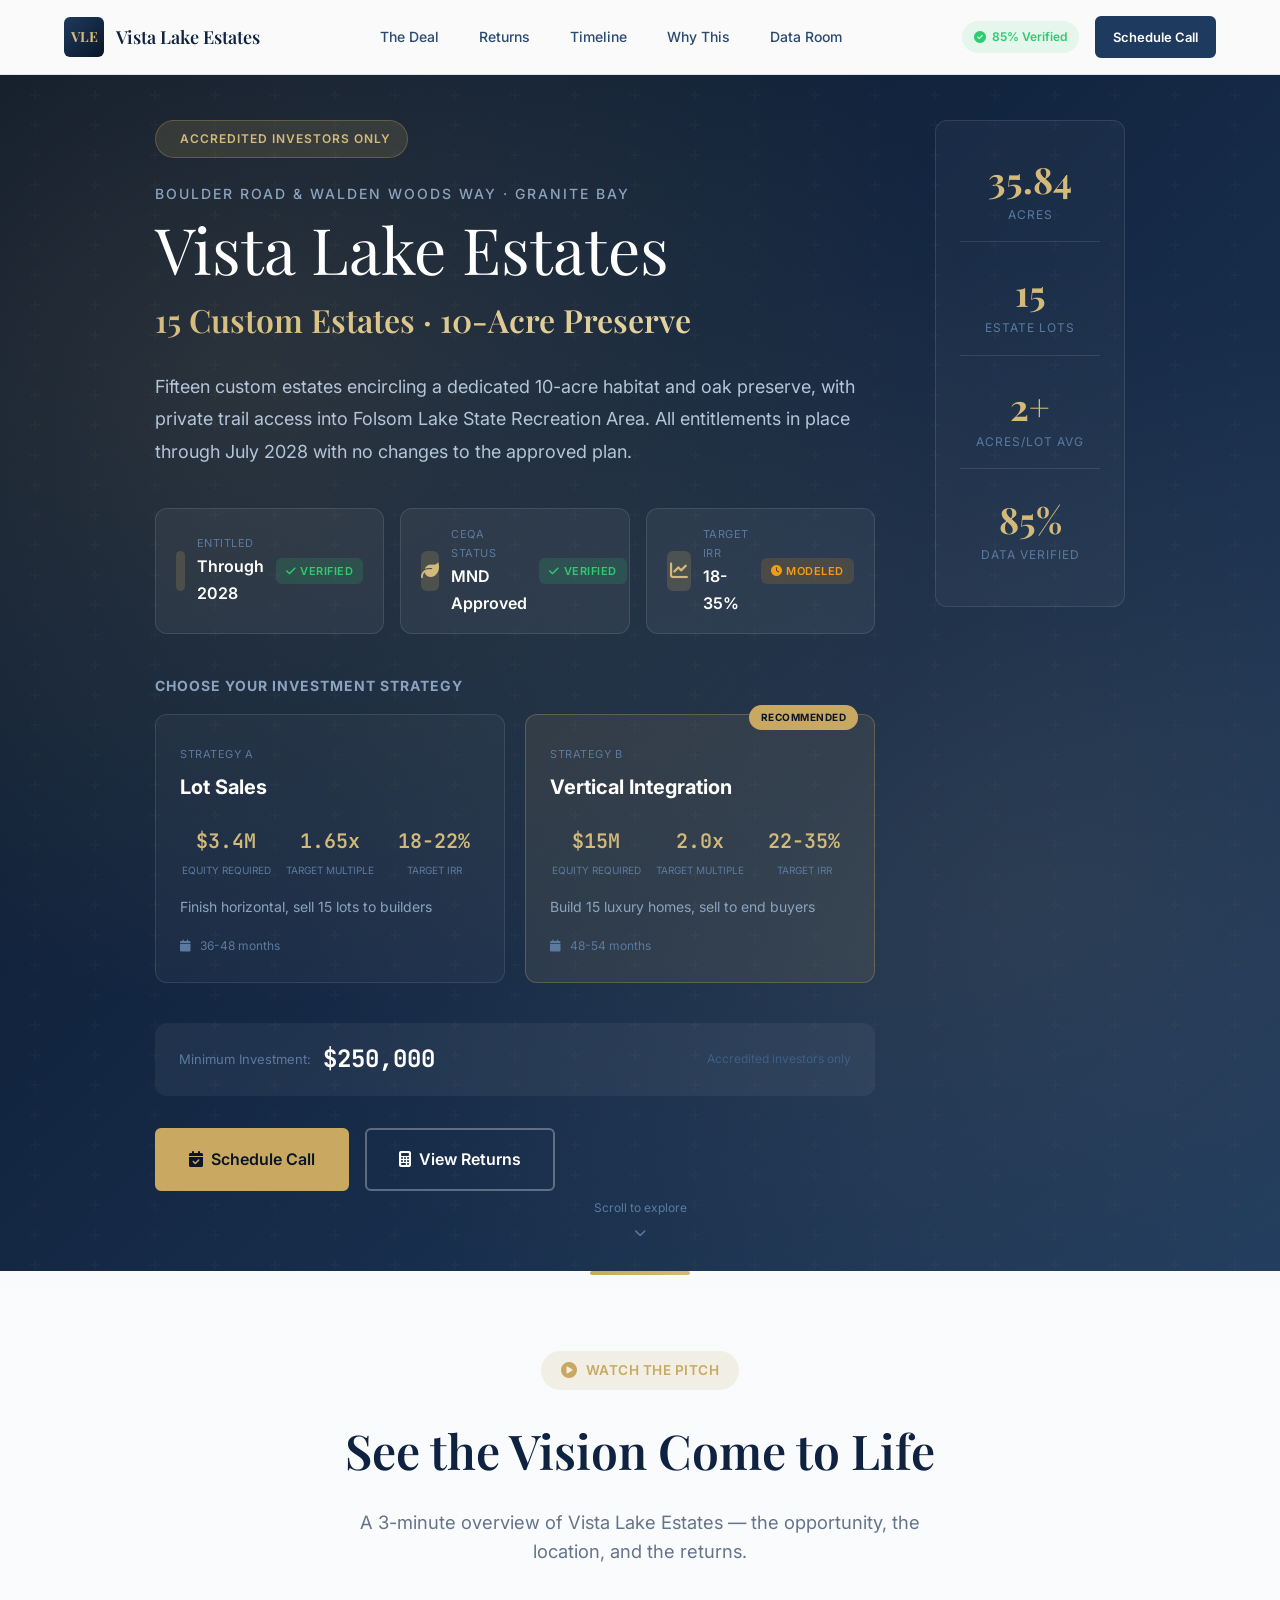
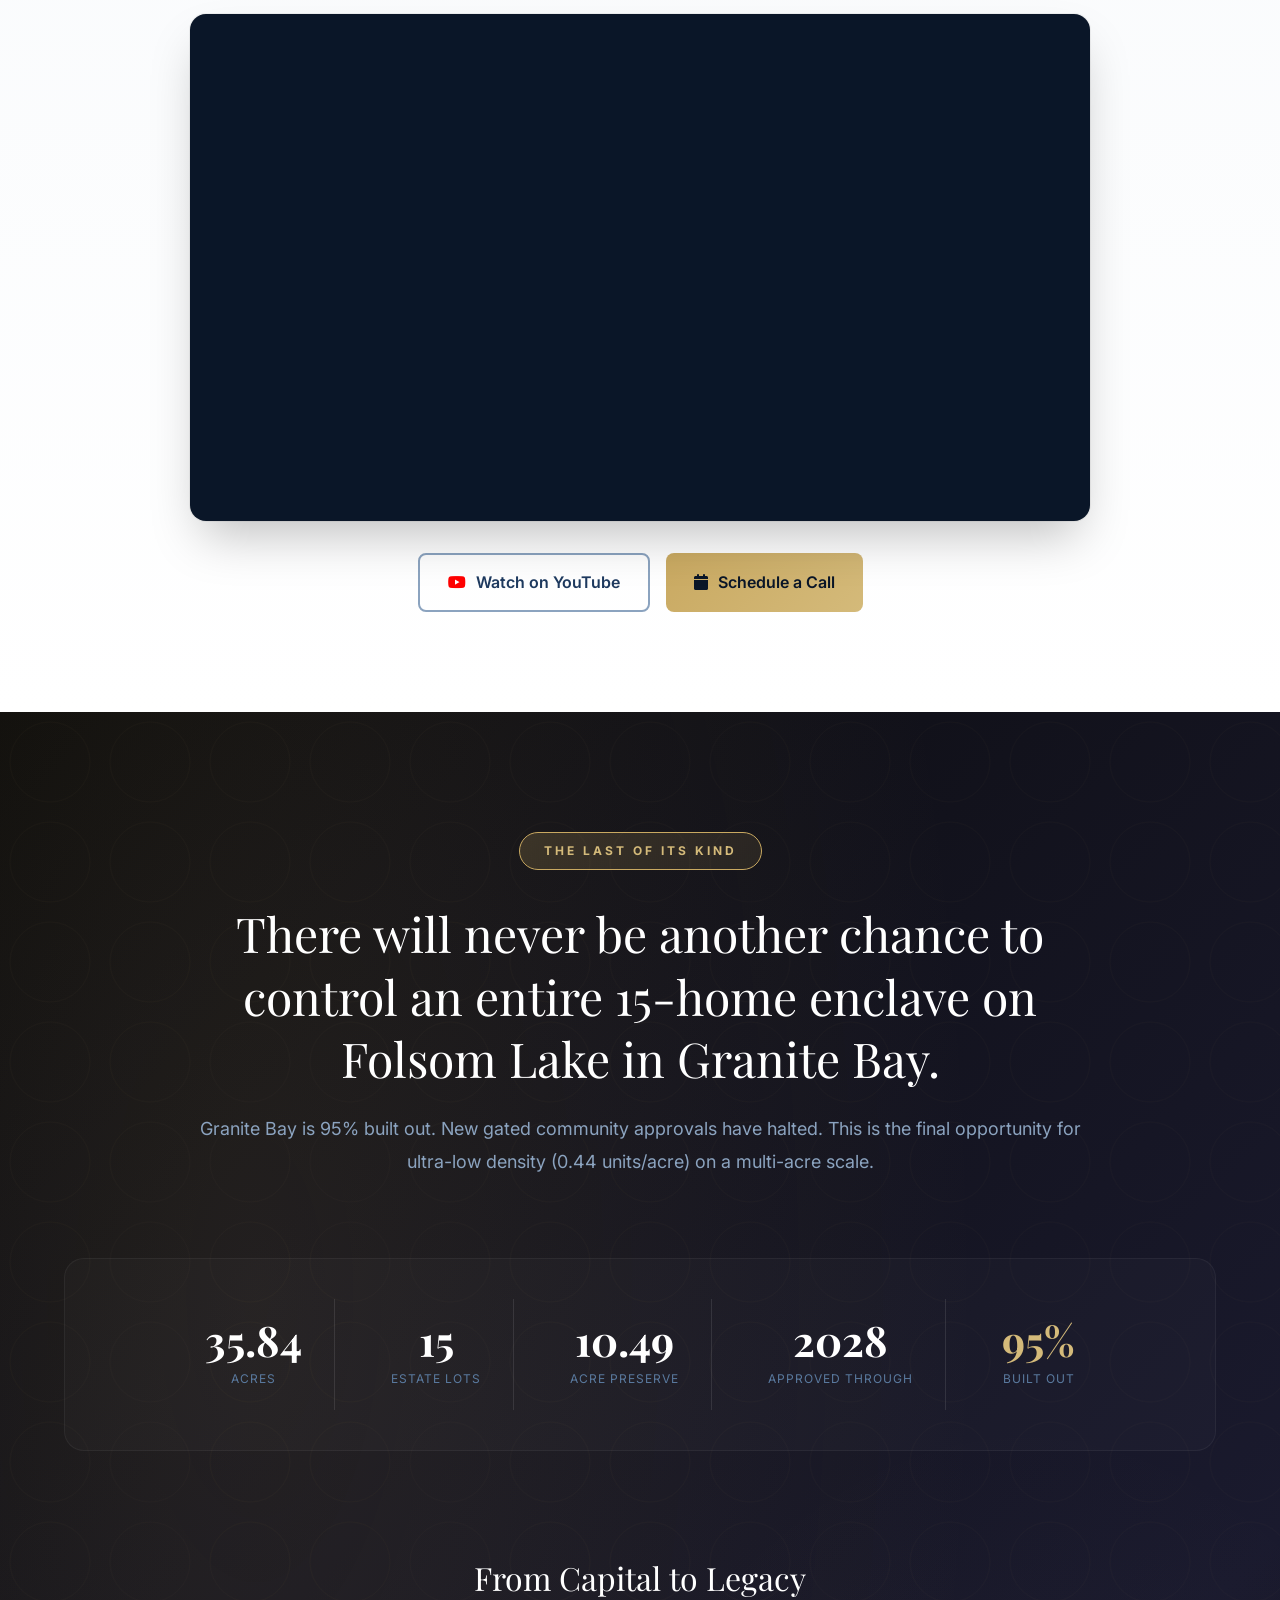
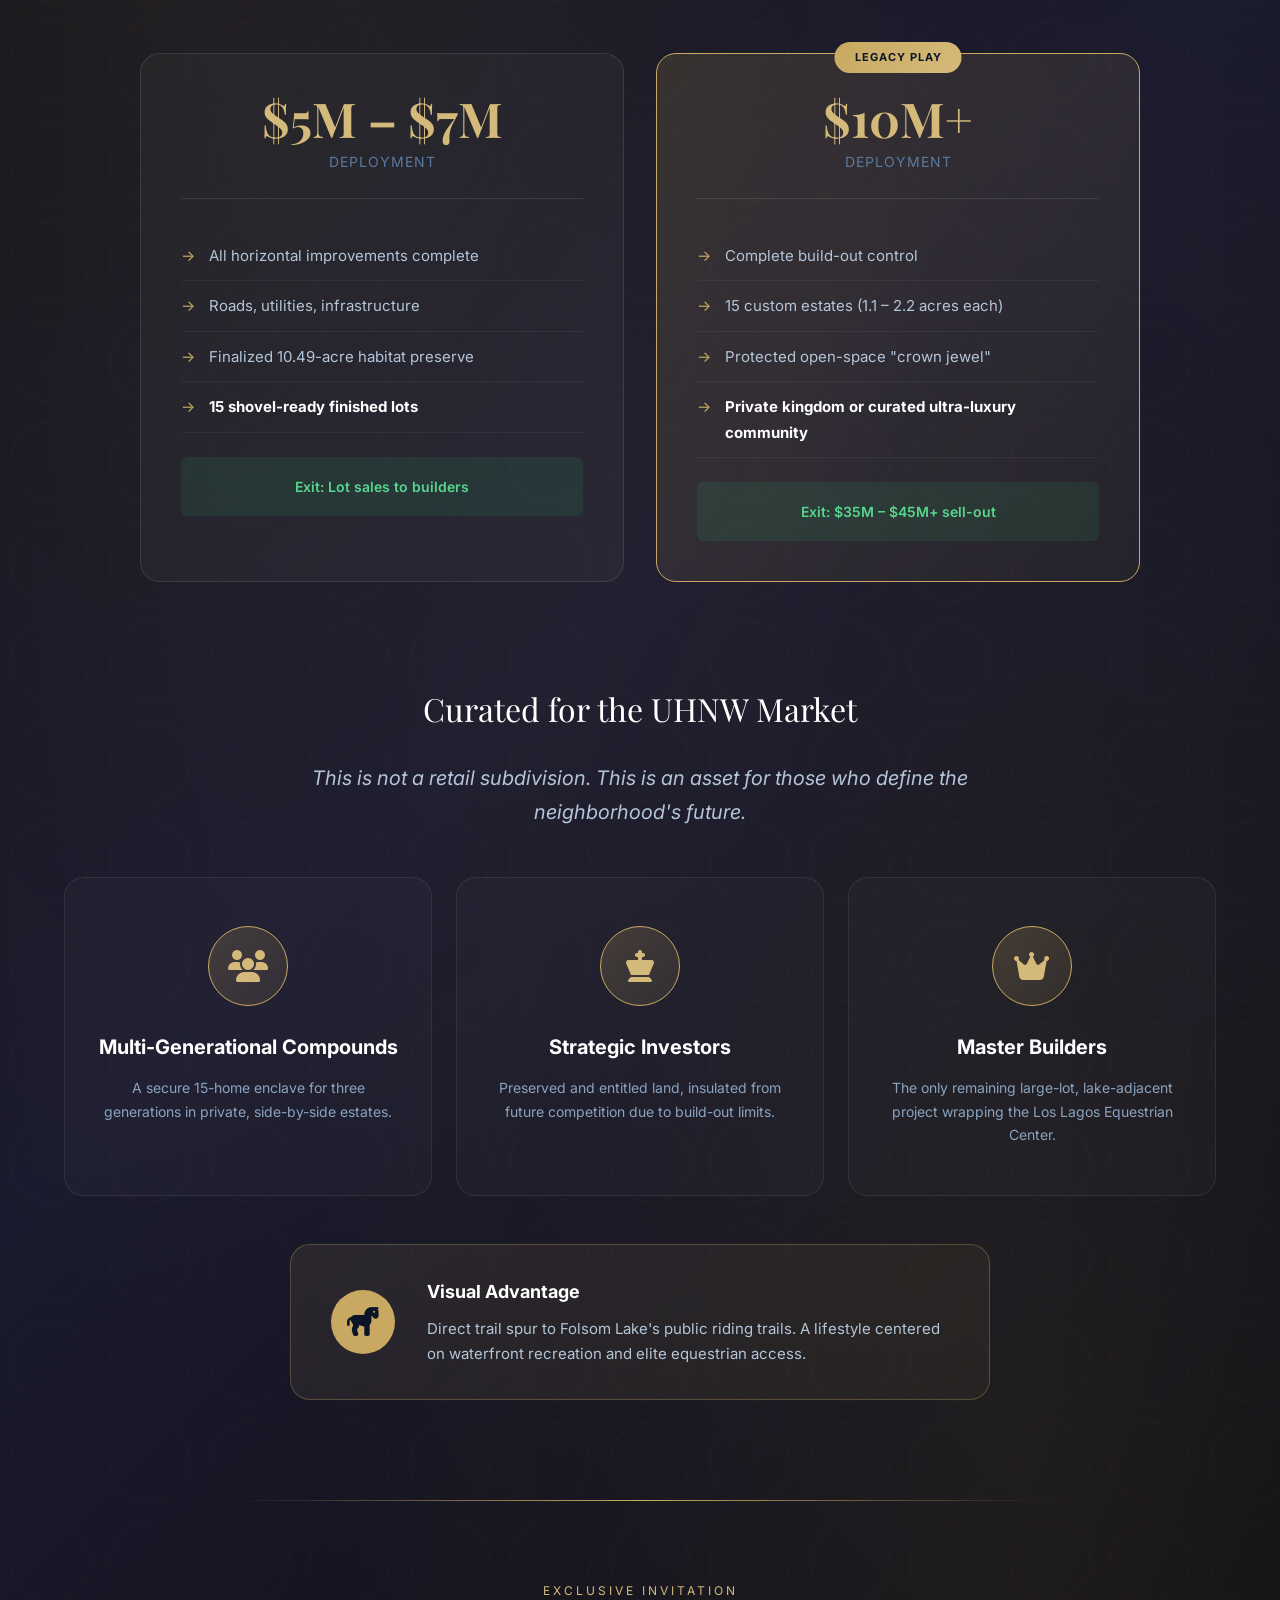
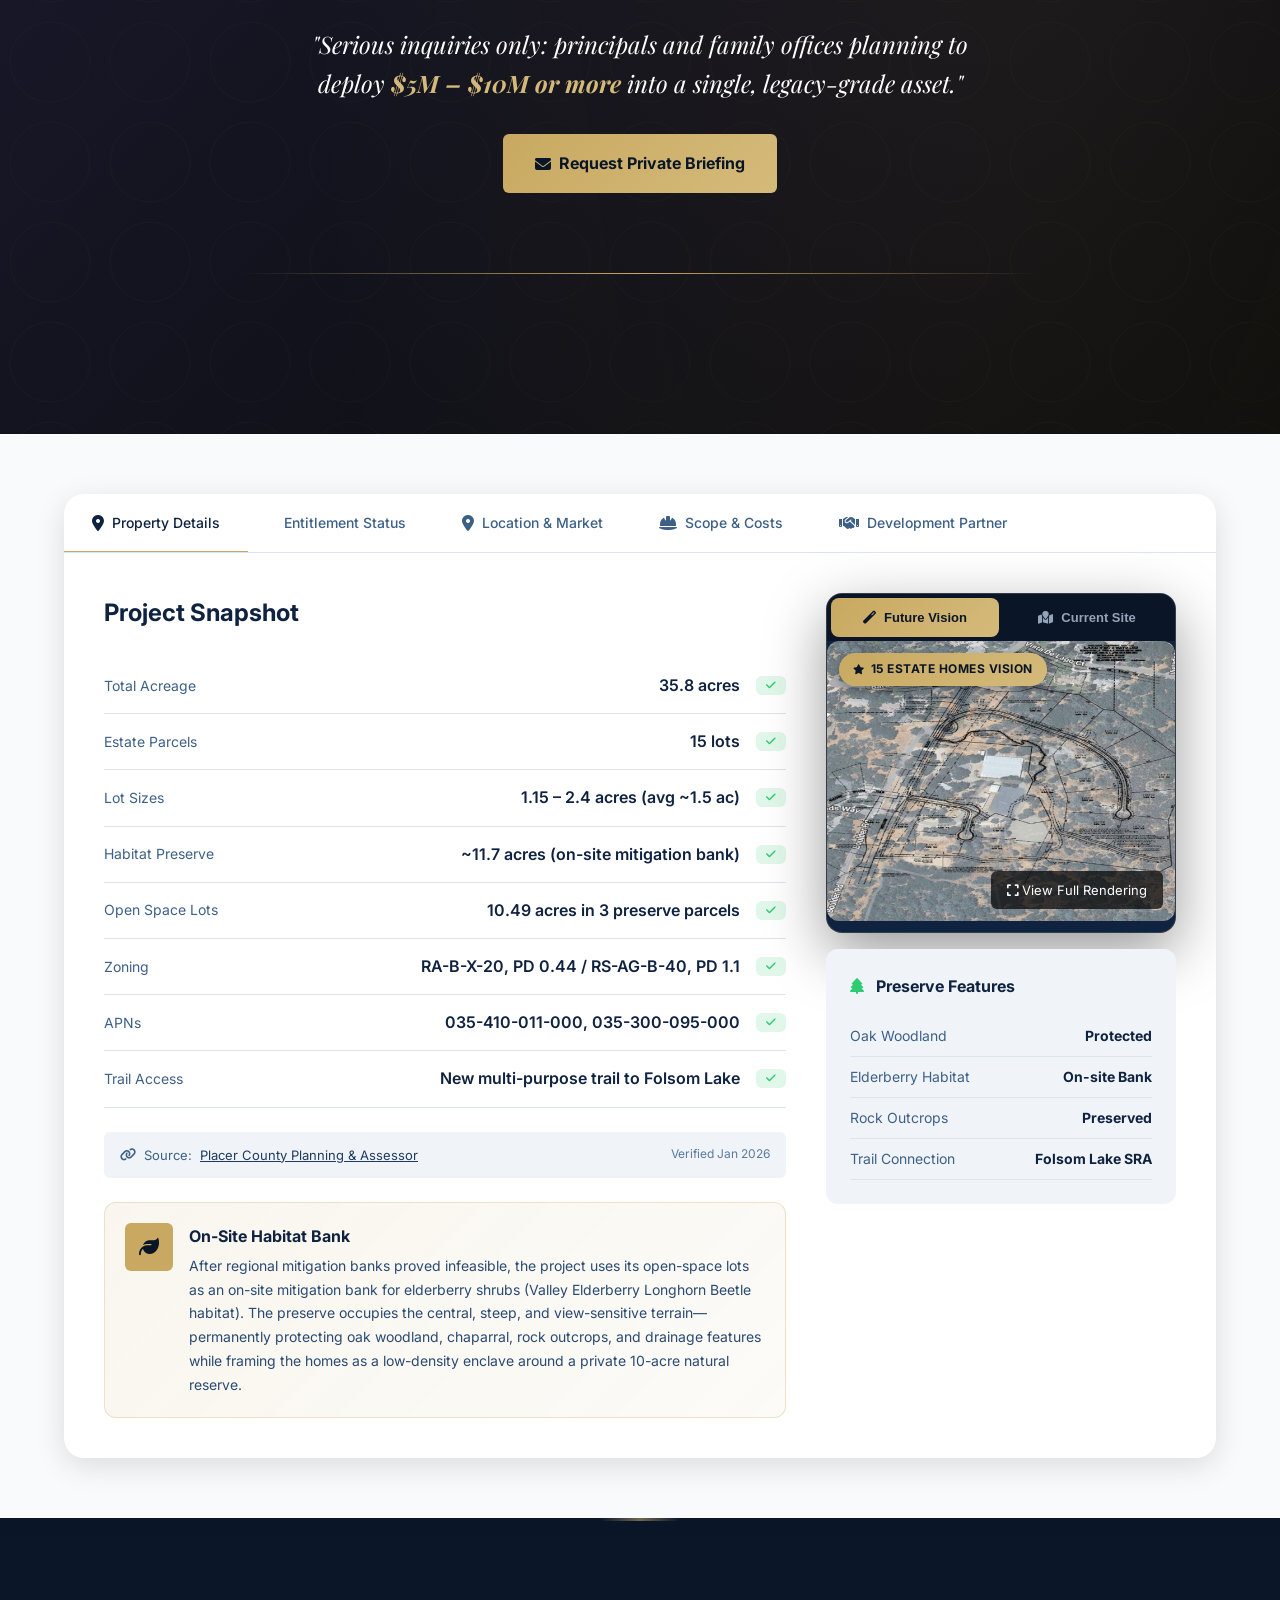
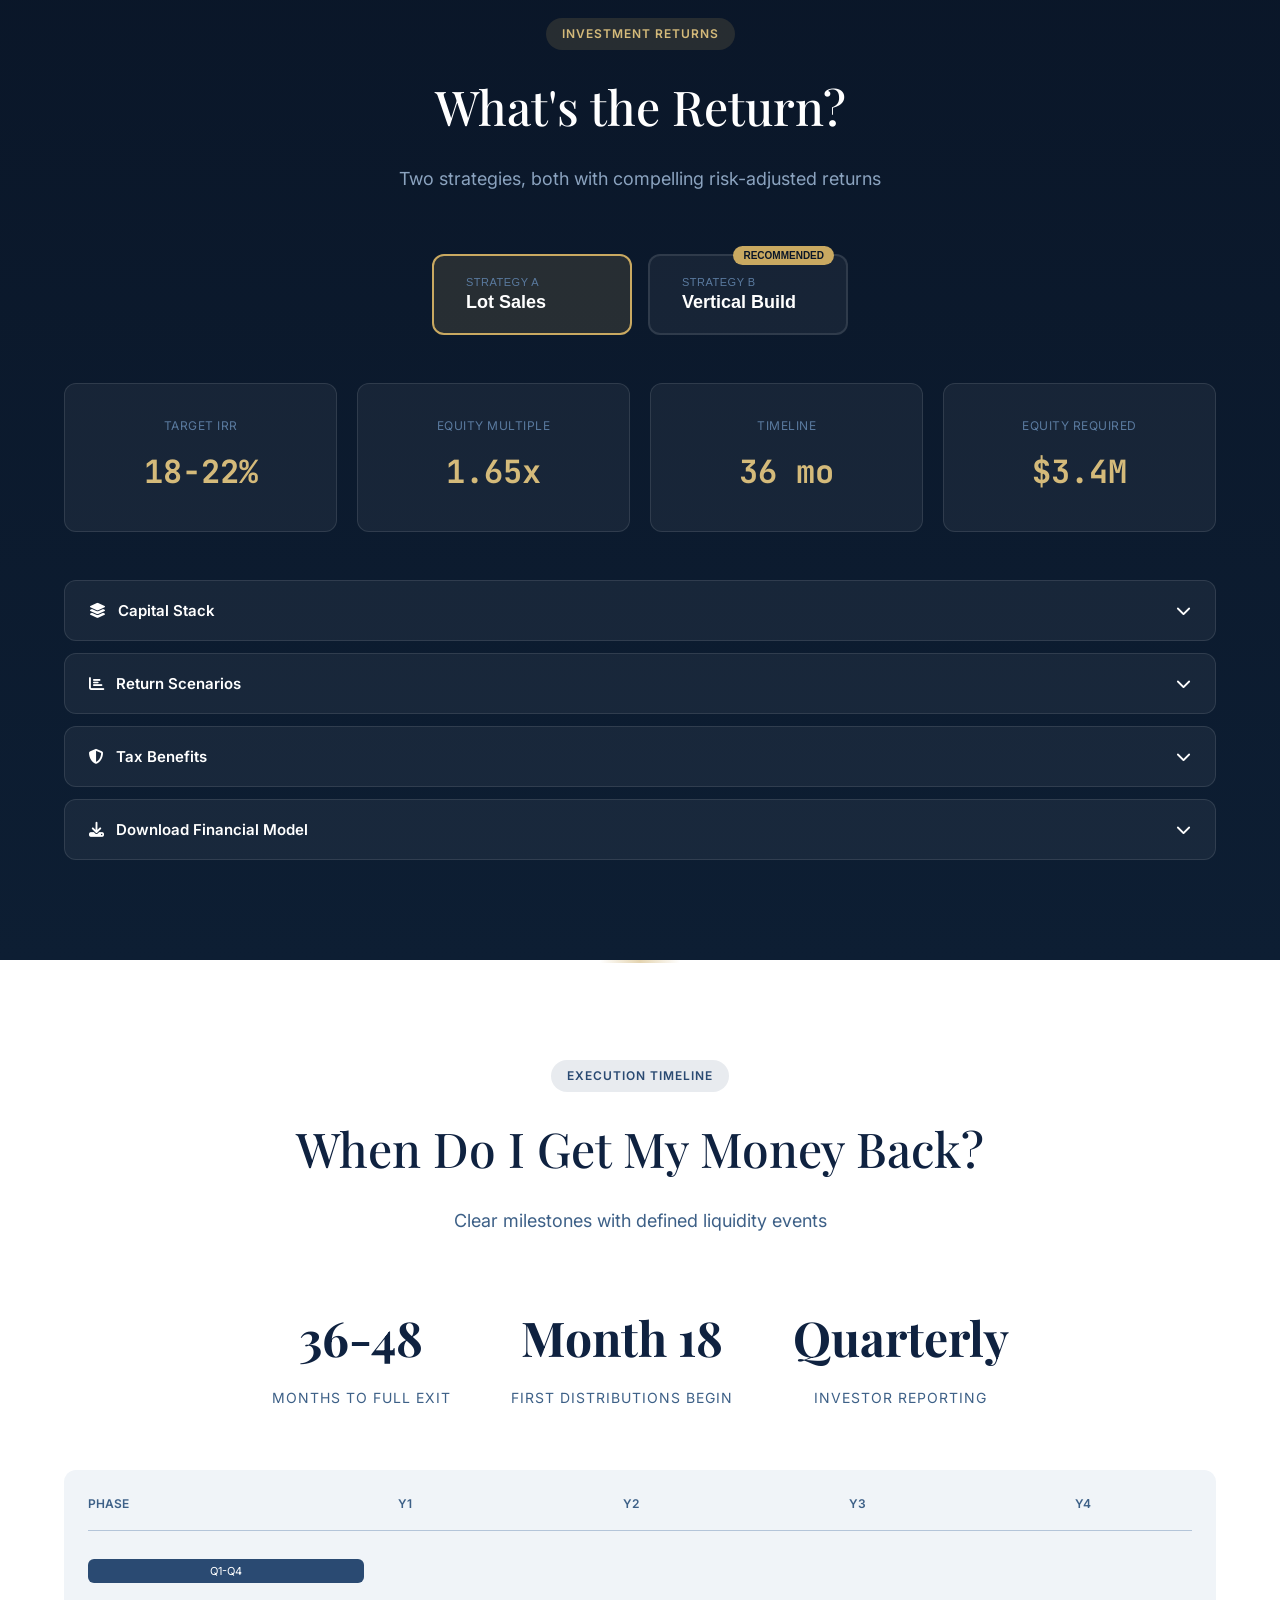
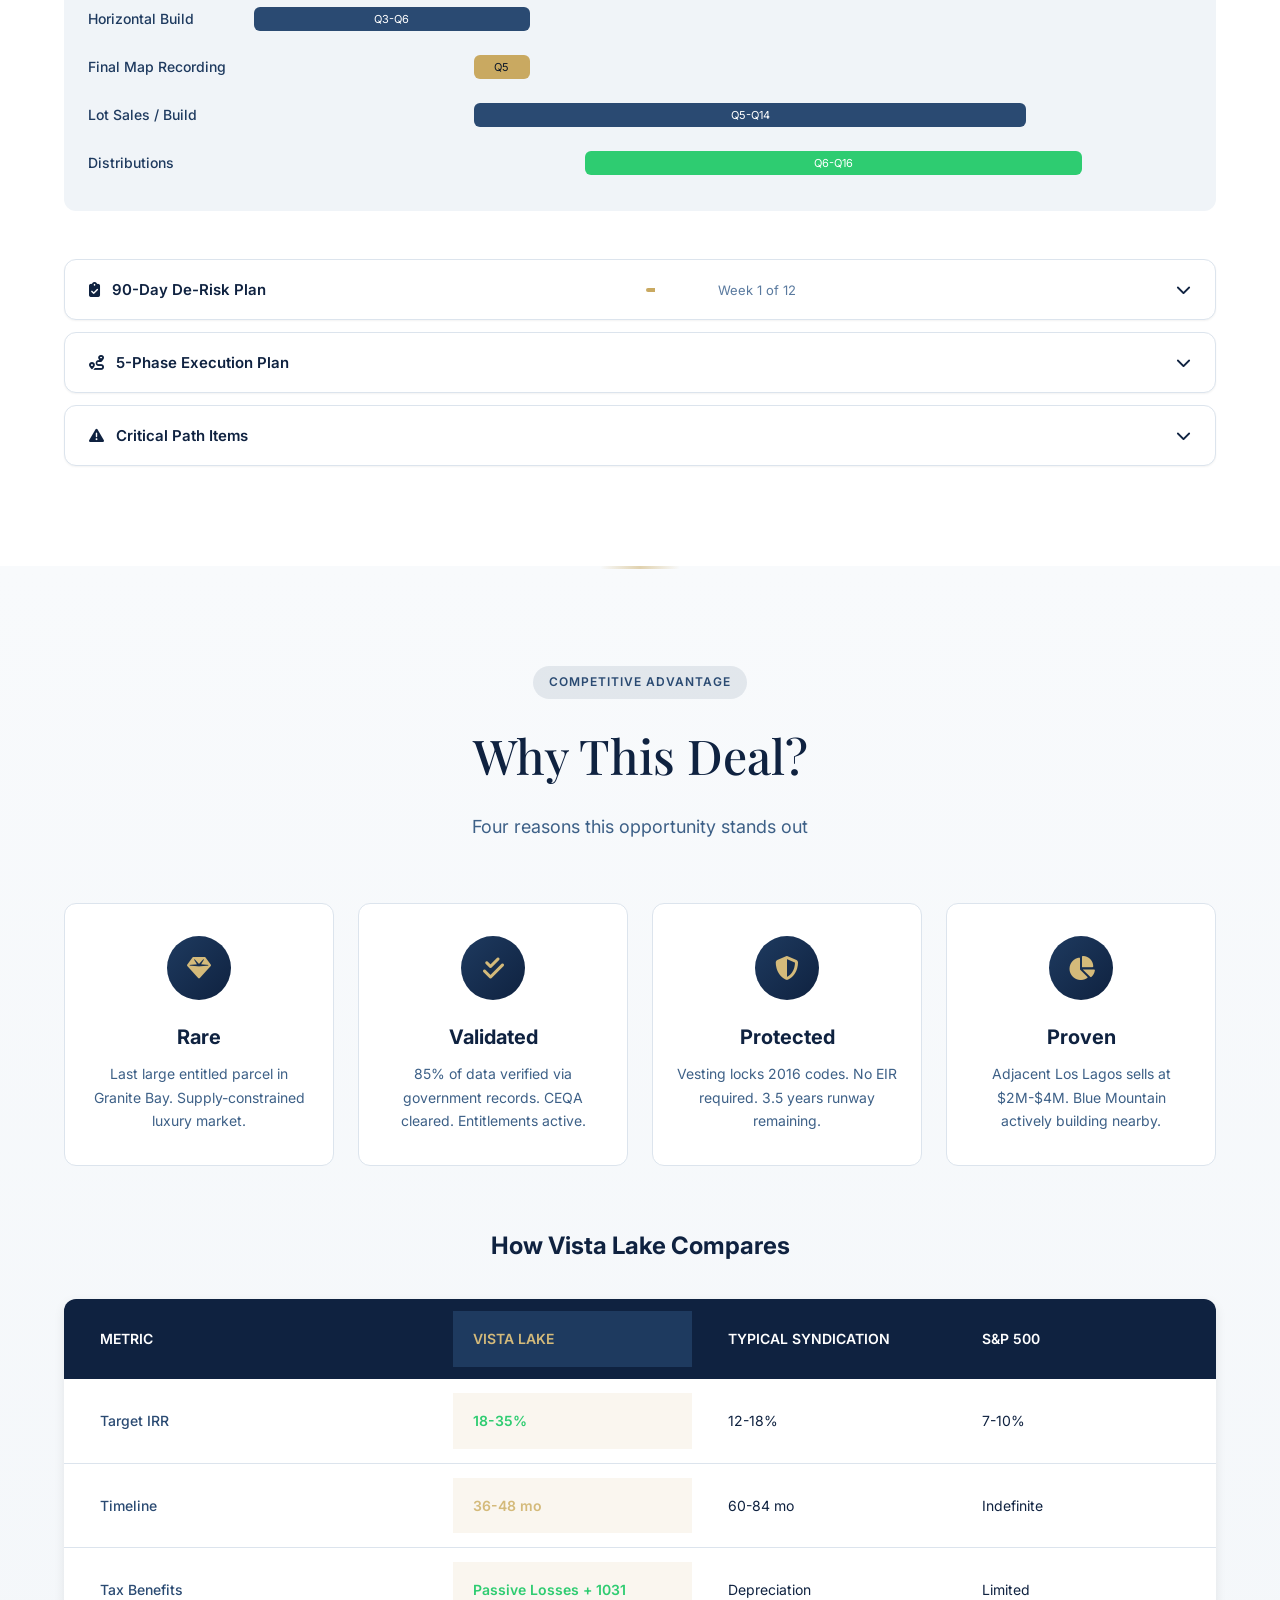
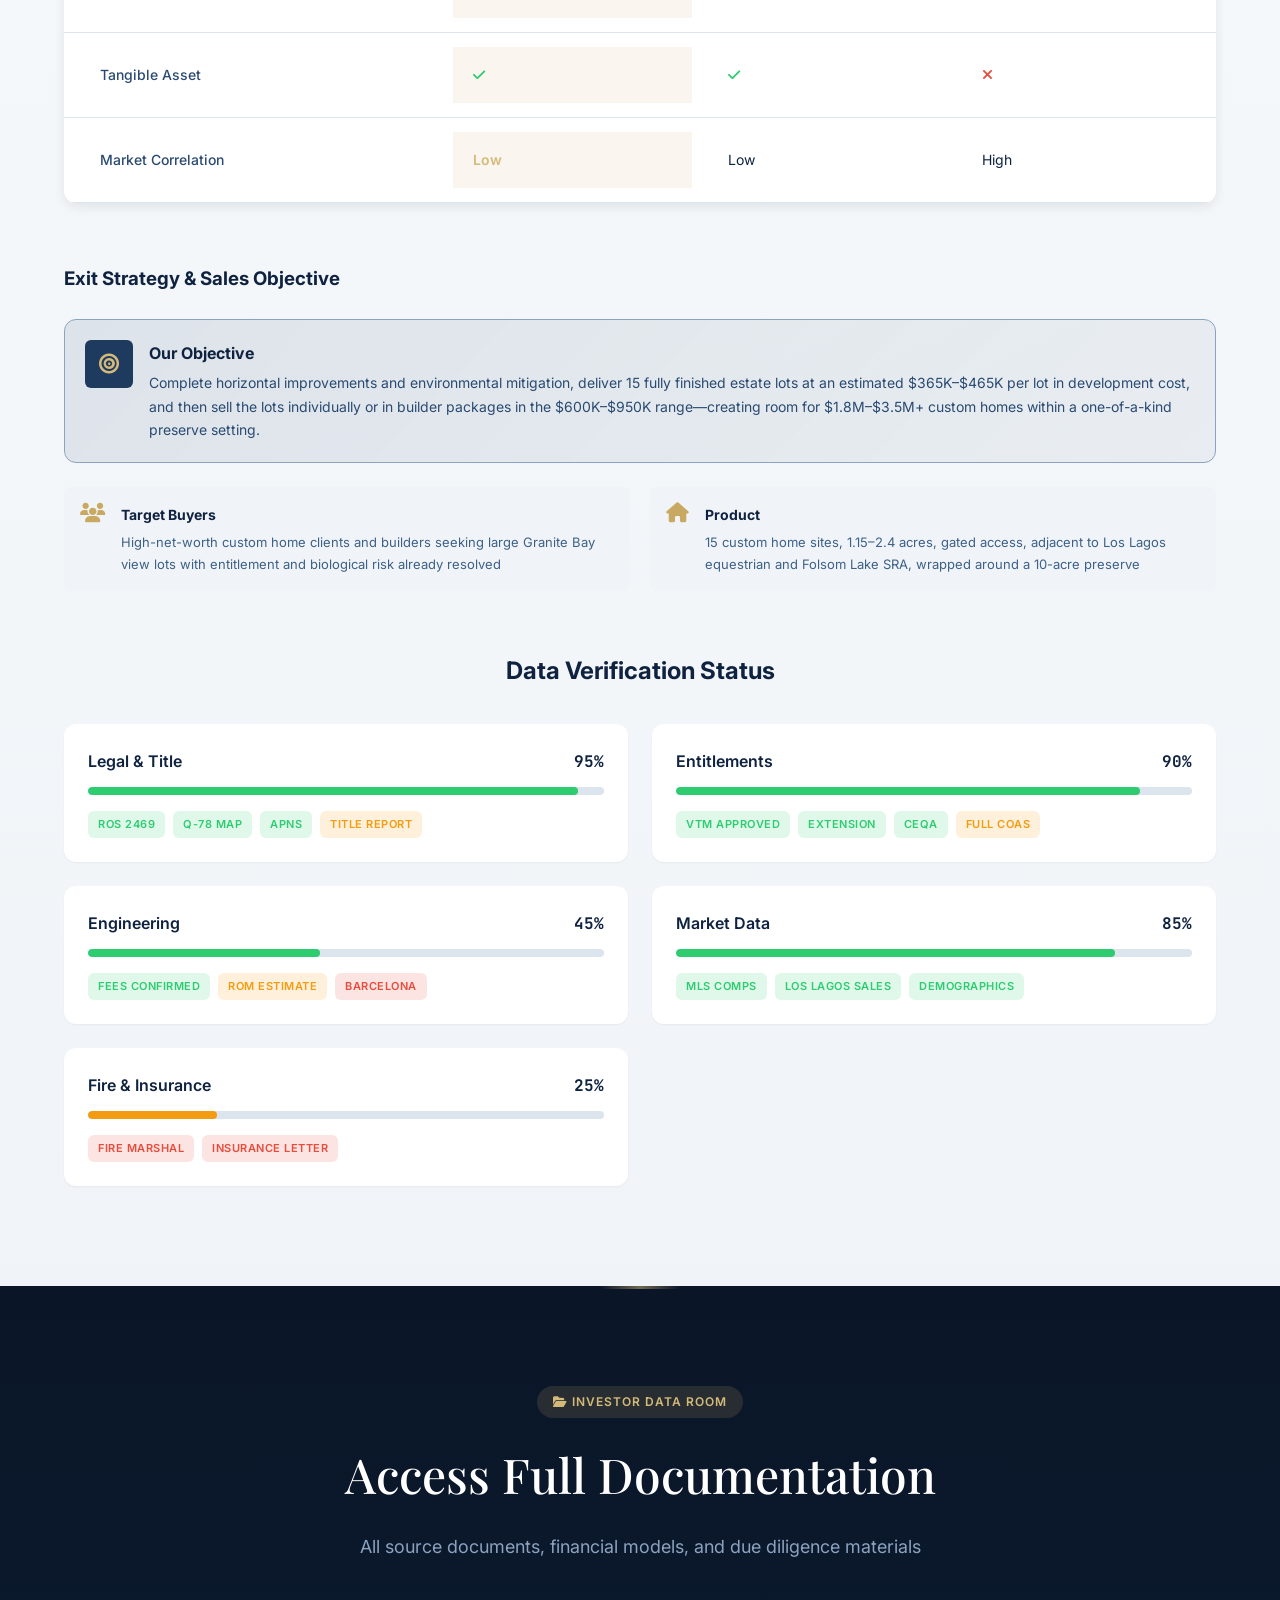
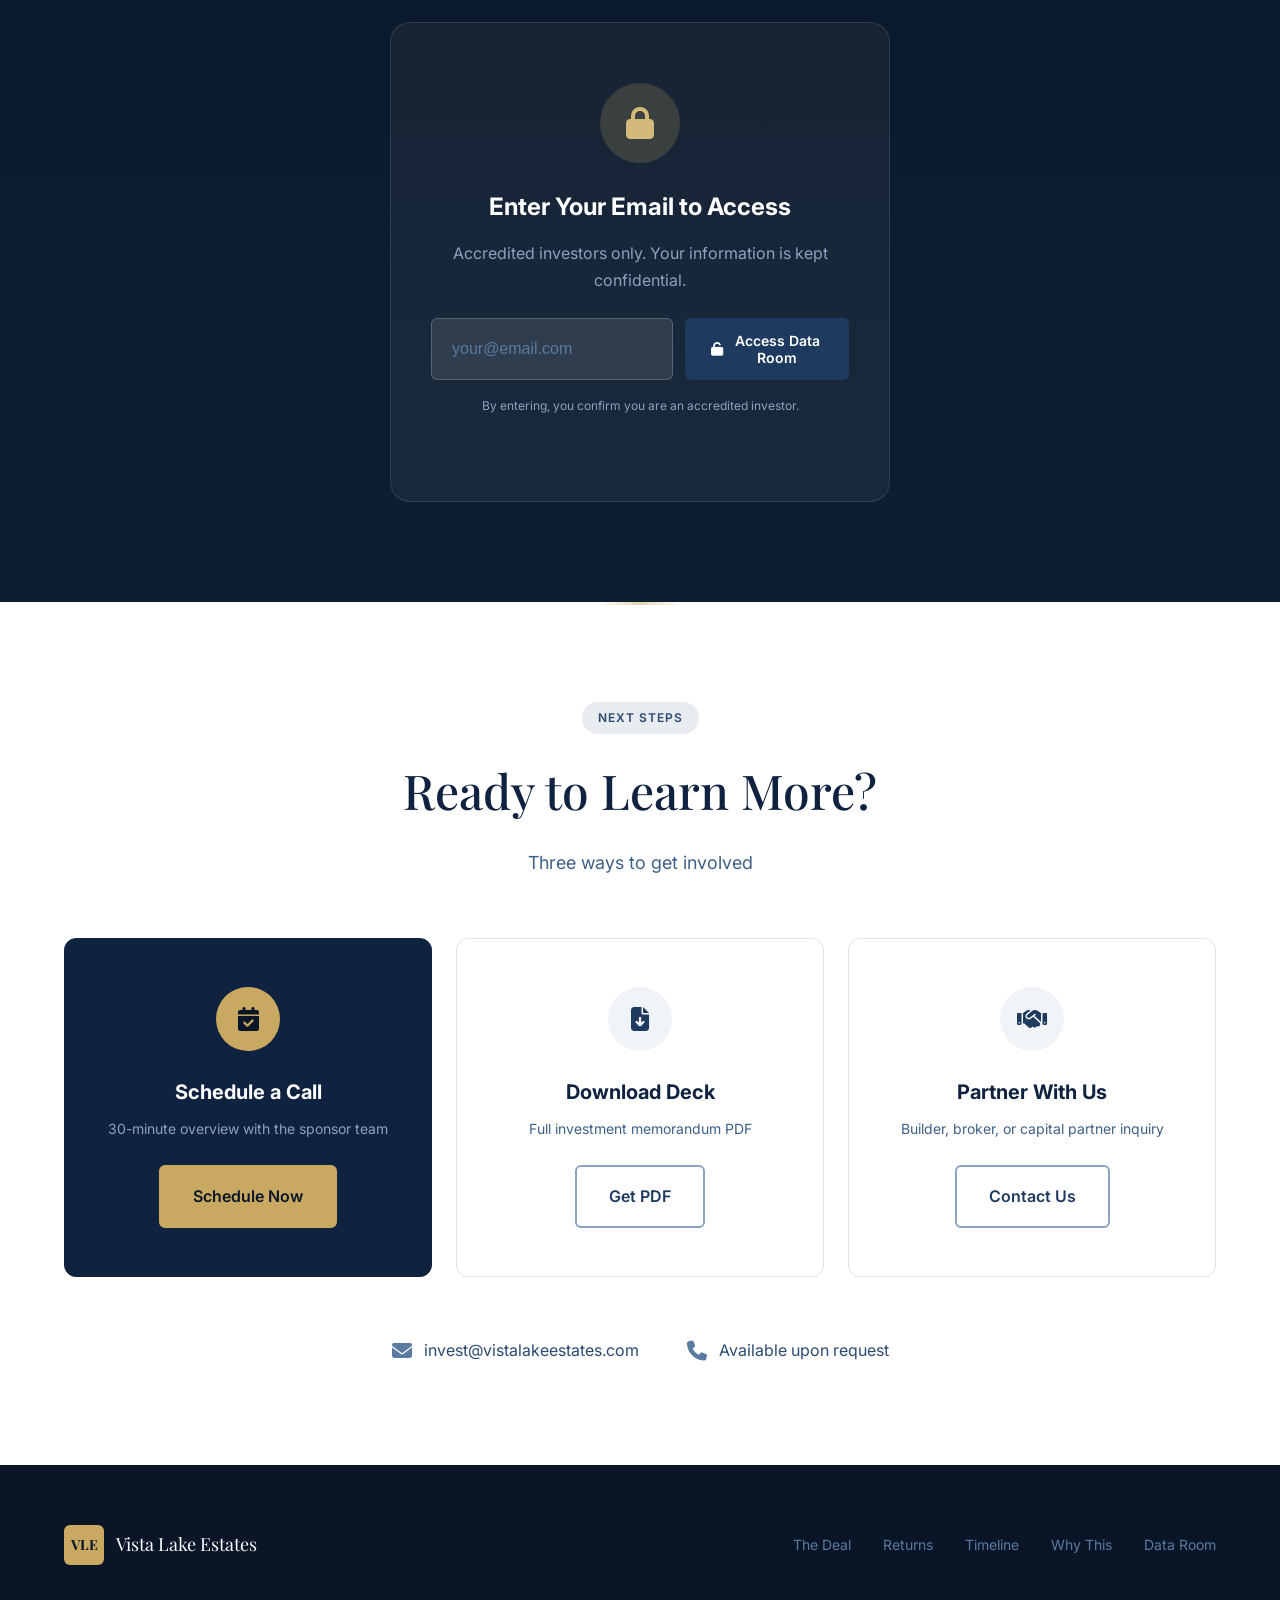
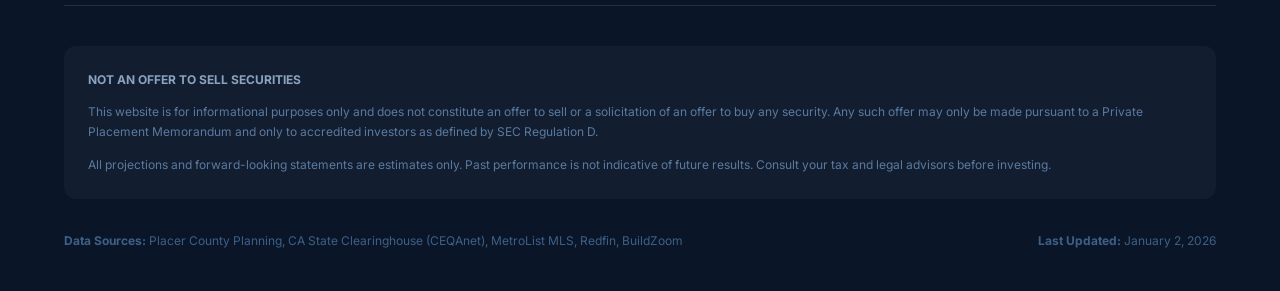
<file: index.html>
<!DOCTYPE html>
<html lang="en">
<head>
    <meta charset="UTF-8">
    <meta name="viewport" content="width=device-width, initial-scale=1.0">
    <title>Vista Lake Estates | 15 Entitled Lots Granite Bay | 18-35% IRR</title>
    <meta name="description" content="Rare 35.84-acre entitled land opportunity in Granite Bay, CA. 15 luxury estate lots, CEQA cleared, vested through 2028. Target 18-35% IRR for accredited investors.">
    
    <!-- Open Graph -->
    <meta property="og:title" content="Vista Lake Estates - Granite Bay Investment Opportunity">
    <meta property="og:description" content="15 entitled luxury lots, 35.84 acres, adjacent to $2-4M Los Lagos estates. 18-35% target IRR.">
    <meta property="og:type" content="website">
    
    <!-- Fonts -->
    <link rel="preconnect" href="https://fonts.googleapis.com">
    <link rel="preconnect" href="https://fonts.gstatic.com" crossorigin>
    <link href="https://fonts.googleapis.com/css2?family=Playfair+Display:wght@400;500;600;700&family=Inter:wght@300;400;500;600;700&family=JetBrains+Mono:wght@400;500&display=swap" rel="stylesheet">
    
    <!-- Font Awesome -->
    <link rel="stylesheet" href="https://cdnjs.cloudflare.com/ajax/libs/font-awesome/6.5.1/css/all.min.css">
    
    <link rel="stylesheet" href="styles-v2.css">
</head>
<body>
    <!-- Sticky Navigation -->
    <nav class="nav" id="navbar">
        <div class="nav-container">
            <a href="#" class="nav-brand">
                <span class="nav-logo">VLE</span>
                <span class="nav-title">Vista Lake Estates</span>
            </a>
            <div class="nav-links" id="nav-links">
                <a href="#deal">The Deal</a>
                <a href="#returns">Returns</a>
                <a href="#timeline">Timeline</a>
                <a href="#why">Why This</a>
                <a href="#data-room">Data Room</a>
            </div>
            <div class="nav-actions">
                <span class="nav-badge"><i class="fas fa-check-circle"></i> 85% Verified</span>
                <a href="#contact" class="btn btn-primary btn-sm">Schedule Call</a>
            </div>
            <button class="nav-toggle" id="nav-toggle" aria-label="Toggle menu">
                <span></span><span></span><span></span>
            </button>
        </div>
    </nav>

    <!-- ============================================
         SECTION 1: THE DEAL (What am I buying?)
         ============================================ -->
    <section id="deal" class="hero">
        <div class="hero-bg">
            <div class="hero-overlay"></div>
        </div>
        <div class="container">
            <div class="hero-content">
                <div class="hero-badge">
                    <i class="fas fa-shield-check"></i>
                    Accredited Investors Only
                </div>
                
                <h1 class="hero-title">
                    <span class="title-small">Boulder Road & Walden Woods Way · Granite Bay</span>
                    <span class="title-main">Vista Lake Estates</span>
                    <span class="title-accent">15 Custom Estates · 10-Acre Preserve</span>
                </h1>

                <p class="hero-subtitle">
                    Fifteen custom estates encircling a dedicated 10-acre habitat and oak preserve, with private trail access into Folsom Lake State Recreation Area. All entitlements in place through July 2028 with no changes to the approved plan.
                </p>

                <!-- 30-Second Pitch -->
                <div class="pitch-cards">
                    <div class="pitch-card">
                        <div class="pitch-icon"><i class="fas fa-file-certificate"></i></div>
                        <div class="pitch-content">
                            <span class="pitch-label">Entitled</span>
                            <span class="pitch-value">Through 2028</span>
                        </div>
                        <span class="badge badge-verified"><i class="fas fa-check"></i> Verified</span>
                    </div>
                    <div class="pitch-card">
                        <div class="pitch-icon"><i class="fas fa-leaf"></i></div>
                        <div class="pitch-content">
                            <span class="pitch-label">CEQA Status</span>
                            <span class="pitch-value">MND Approved</span>
                        </div>
                        <span class="badge badge-verified"><i class="fas fa-check"></i> Verified</span>
                    </div>
                    <div class="pitch-card">
                        <div class="pitch-icon"><i class="fas fa-chart-line"></i></div>
                        <div class="pitch-content">
                            <span class="pitch-label">Target IRR</span>
                            <span class="pitch-value">18-35%</span>
                        </div>
                        <span class="badge badge-progress"><i class="fas fa-clock"></i> Modeled</span>
                    </div>
                </div>

                <!-- Two Strategy Cards -->
                <div class="strategy-preview">
                    <h3>Choose Your Investment Strategy</h3>
                    <div class="strategy-cards">
                        <div class="strategy-card" data-strategy="lots">
                            <div class="strategy-header">
                                <span class="strategy-label">Strategy A</span>
                                <h4>Lot Sales</h4>
                            </div>
                            <div class="strategy-metrics">
                                <div class="metric">
                                    <span class="metric-value">$3.4M</span>
                                    <span class="metric-label">Equity Required</span>
                                </div>
                                <div class="metric">
                                    <span class="metric-value">1.65x</span>
                                    <span class="metric-label">Target Multiple</span>
                                </div>
                                <div class="metric">
                                    <span class="metric-value">18-22%</span>
                                    <span class="metric-label">Target IRR</span>
                                </div>
                            </div>
                            <p class="strategy-desc">Finish horizontal, sell 15 lots to builders</p>
                            <span class="strategy-timeline"><i class="fas fa-calendar"></i> 36-48 months</span>
                        </div>
                        
                        <div class="strategy-card featured" data-strategy="vertical">
                            <div class="strategy-badge">Recommended</div>
                            <div class="strategy-header">
                                <span class="strategy-label">Strategy B</span>
                                <h4>Vertical Integration</h4>
                            </div>
                            <div class="strategy-metrics">
                                <div class="metric">
                                    <span class="metric-value">$15M</span>
                                    <span class="metric-label">Equity Required</span>
                                </div>
                                <div class="metric">
                                    <span class="metric-value">2.0x</span>
                                    <span class="metric-label">Target Multiple</span>
                                </div>
                                <div class="metric">
                                    <span class="metric-value">22-35%</span>
                                    <span class="metric-label">Target IRR</span>
                                </div>
                            </div>
                            <p class="strategy-desc">Build 15 luxury homes, sell to end buyers</p>
                            <span class="strategy-timeline"><i class="fas fa-calendar"></i> 48-54 months</span>
                        </div>
                    </div>
                </div>

                <!-- Investment Minimum -->
                <div class="investment-min">
                    <span class="min-label">Minimum Investment:</span>
                    <span class="min-value">$250,000</span>
                    <span class="min-note">Accredited investors only</span>
                </div>

                <!-- Hero CTAs -->
                <div class="hero-ctas">
                    <a href="#contact" class="btn btn-primary btn-lg">
                        <i class="fas fa-calendar-check"></i> Schedule Call
                    </a>
                    <a href="#returns" class="btn btn-outline btn-lg">
                        <i class="fas fa-calculator"></i> View Returns
                    </a>
                </div>
            </div>

            <!-- Quick Stats Sidebar -->
            <div class="hero-stats">
                <div class="stat-item">
                    <span class="stat-number">35.84</span>
                    <span class="stat-label">Acres</span>
                </div>
                <div class="stat-item">
                    <span class="stat-number">15</span>
                    <span class="stat-label">Estate Lots</span>
                </div>
                <div class="stat-item">
                    <span class="stat-number">2+</span>
                    <span class="stat-label">Acres/Lot Avg</span>
                </div>
                <div class="stat-item">
                    <span class="stat-number">85%</span>
                    <span class="stat-label">Data Verified</span>
                </div>
            </div>
        </div>

        <!-- Scroll Indicator -->
        <div class="scroll-indicator">
            <span>Scroll to explore</span>
            <i class="fas fa-chevron-down"></i>
        </div>
    </section>

    <!-- ============================================
         VIDEO PITCH SECTION
         ============================================ -->
    <section class="video-section" id="video-pitch">
        <div class="container">
            <div class="video-header">
                <span class="section-badge"><i class="fas fa-play-circle"></i> Watch the Pitch</span>
                <h2>See the Vision Come to Life</h2>
                <p>A 3-minute overview of Vista Lake Estates — the opportunity, the location, and the returns.</p>
            </div>
            <div class="video-container">
                <div class="video-wrapper">
                    <iframe 
                        src="https://www.youtube.com/embed/KGPSJWX9JQk?rel=0&modestbranding=1" 
                        title="Vista Lake Estates Investment Pitch" 
                        frameborder="0" 
                        allow="accelerometer; autoplay; clipboard-write; encrypted-media; gyroscope; picture-in-picture; web-share" 
                        allowfullscreen>
                    </iframe>
                </div>
                <div class="video-cta">
                    <a href="https://youtu.be/KGPSJWX9JQk" target="_blank" rel="noopener" class="btn btn-outline">
                        <i class="fab fa-youtube"></i> Watch on YouTube
                    </a>
                    <a href="#contact" class="btn btn-primary">
                        <i class="fas fa-calendar"></i> Schedule a Call
                    </a>
                </div>
            </div>
        </div>
    </section>

    <!-- ============================================
         SCARCITY, SCALE, STATUS - The Wow Factor
         ============================================ -->
    <section class="sss-section" id="legacy">
        <div class="sss-overlay"></div>
        <div class="container">
            <!-- The Big Statement -->
            <div class="sss-hero">
                <span class="sss-label">The Last of Its Kind</span>
                <h2 class="sss-headline">There will never be another chance to control an entire 15-home enclave on Folsom Lake in Granite Bay.</h2>
                <p class="sss-subhead">Granite Bay is 95% built out. New gated community approvals have halted. This is the final opportunity for ultra-low density (0.44 units/acre) on a multi-acre scale.</p>
            </div>

            <!-- Scarcity Stats -->
            <div class="sss-stats">
                <div class="sss-stat">
                    <span class="sss-stat-value">35.84</span>
                    <span class="sss-stat-label">Acres</span>
                </div>
                <div class="sss-stat">
                    <span class="sss-stat-value">15</span>
                    <span class="sss-stat-label">Estate Lots</span>
                </div>
                <div class="sss-stat">
                    <span class="sss-stat-value">10.49</span>
                    <span class="sss-stat-label">Acre Preserve</span>
                </div>
                <div class="sss-stat">
                    <span class="sss-stat-value">2028</span>
                    <span class="sss-stat-label">Approved Through</span>
                </div>
                <div class="sss-stat highlight">
                    <span class="sss-stat-value">95%</span>
                    <span class="sss-stat-label">Built Out</span>
                </div>
            </div>

            <!-- Scale: Capital Tiers -->
            <div class="sss-scale">
                <h3 class="sss-section-title">From Capital to Legacy</h3>
                <div class="scale-tiers">
                    <div class="scale-tier">
                        <div class="tier-header">
                            <span class="tier-amount">$5M – $7M</span>
                            <span class="tier-label">Deployment</span>
                        </div>
                        <div class="tier-content">
                            <ul>
                                <li>All horizontal improvements complete</li>
                                <li>Roads, utilities, infrastructure</li>
                                <li>Finalized 10.49-acre habitat preserve</li>
                                <li><strong>15 shovel-ready finished lots</strong></li>
                            </ul>
                        </div>
                        <div class="tier-outcome">
                            <span>Exit: Lot sales to builders</span>
                        </div>
                    </div>
                    
                    <div class="scale-tier featured">
                        <div class="tier-badge">Legacy Play</div>
                        <div class="tier-header">
                            <span class="tier-amount">$10M+</span>
                            <span class="tier-label">Deployment</span>
                        </div>
                        <div class="tier-content">
                            <ul>
                                <li>Complete build-out control</li>
                                <li>15 custom estates (1.1 – 2.2 acres each)</li>
                                <li>Protected open-space "crown jewel"</li>
                                <li><strong>Private kingdom or curated ultra-luxury community</strong></li>
                            </ul>
                        </div>
                        <div class="tier-outcome">
                            <span>Exit: $35M – $45M+ sell-out</span>
                        </div>
                    </div>
                </div>
            </div>

            <!-- Status: Who This Is For -->
            <div class="sss-status">
                <h3 class="sss-section-title">Curated for the UHNW Market</h3>
                <p class="sss-status-intro">This is not a retail subdivision. This is an asset for those who define the neighborhood's future.</p>
                
                <div class="status-cards">
                    <div class="status-card">
                        <div class="status-icon"><i class="fas fa-users"></i></div>
                        <h4>Multi-Generational Compounds</h4>
                        <p>A secure 15-home enclave for three generations in private, side-by-side estates.</p>
                    </div>
                    <div class="status-card">
                        <div class="status-icon"><i class="fas fa-chess-king"></i></div>
                        <h4>Strategic Investors</h4>
                        <p>Preserved and entitled land, insulated from future competition due to build-out limits.</p>
                    </div>
                    <div class="status-card">
                        <div class="status-icon"><i class="fas fa-crown"></i></div>
                        <h4>Master Builders</h4>
                        <p>The only remaining large-lot, lake-adjacent project wrapping the Los Lagos Equestrian Center.</p>
                    </div>
                </div>

                <div class="status-visual">
                    <div class="visual-icon"><i class="fas fa-horse"></i></div>
                    <div class="visual-content">
                        <h4>Visual Advantage</h4>
                        <p>Direct trail spur to Folsom Lake's public riding trails. A lifestyle centered on waterfront recreation and elite equestrian access.</p>
                    </div>
                </div>
            </div>

            <!-- Exclusive Invitation -->
            <div class="sss-invitation">
                <div class="invitation-border"></div>
                <div class="invitation-content">
                    <span class="invitation-label">Exclusive Invitation</span>
                    <p class="invitation-text">"Serious inquiries only: principals and family offices planning to deploy <strong>$5M – $10M or more</strong> into a single, legacy-grade asset."</p>
                    <a href="#contact" class="btn btn-gold btn-lg">
                        <i class="fas fa-envelope"></i> Request Private Briefing
                    </a>
                </div>
                <div class="invitation-border"></div>
            </div>

        </div>
    </section>

    <!-- Expandable Tabs: Deal Details -->
    <section class="expandable-section" id="deal-details">
        <div class="container">
            <div class="tabs-container">
                <div class="tabs-header">
                    <button class="tab-btn active" data-tab="property">
                        <i class="fas fa-map-marker-alt"></i> Property Details
                    </button>
                    <button class="tab-btn" data-tab="entitlements">
                        <i class="fas fa-file-certificate"></i> Entitlement Status
                    </button>
                    <button class="tab-btn" data-tab="location">
                        <i class="fas fa-location-dot"></i> Location & Market
                    </button>
                    <button class="tab-btn" data-tab="scope">
                        <i class="fas fa-hard-hat"></i> Scope & Costs
                    </button>
                    <button class="tab-btn" data-tab="partner">
                        <i class="fas fa-handshake"></i> Development Partner
                    </button>
                </div>

                <div class="tabs-content">
                    <!-- Property Details Tab -->
                    <div class="tab-panel active" id="property">
                        <div class="panel-grid">
                            <div class="panel-main">
                                <h3>Project Snapshot</h3>
                                <div class="data-table">
                                    <div class="data-row">
                                        <span class="data-label">Total Acreage</span>
                                        <span class="data-value">35.8 acres</span>
                                        <span class="badge badge-verified"><i class="fas fa-check"></i></span>
                                    </div>
                                    <div class="data-row">
                                        <span class="data-label">Estate Parcels</span>
                                        <span class="data-value">15 lots</span>
                                        <span class="badge badge-verified"><i class="fas fa-check"></i></span>
                                    </div>
                                    <div class="data-row">
                                        <span class="data-label">Lot Sizes</span>
                                        <span class="data-value">1.15 – 2.4 acres (avg ~1.5 ac)</span>
                                        <span class="badge badge-verified"><i class="fas fa-check"></i></span>
                                    </div>
                                    <div class="data-row">
                                        <span class="data-label">Habitat Preserve</span>
                                        <span class="data-value">~11.7 acres (on-site mitigation bank)</span>
                                        <span class="badge badge-verified"><i class="fas fa-check"></i></span>
                                    </div>
                                    <div class="data-row">
                                        <span class="data-label">Open Space Lots</span>
                                        <span class="data-value">10.49 acres in 3 preserve parcels</span>
                                        <span class="badge badge-verified"><i class="fas fa-check"></i></span>
                                    </div>
                                    <div class="data-row">
                                        <span class="data-label">Zoning</span>
                                        <span class="data-value">RA-B-X-20, PD 0.44 / RS-AG-B-40, PD 1.1</span>
                                        <span class="badge badge-verified"><i class="fas fa-check"></i></span>
                                    </div>
                                    <div class="data-row">
                                        <span class="data-label">APNs</span>
                                        <span class="data-value">035-410-011-000, 035-300-095-000</span>
                                        <span class="badge badge-verified"><i class="fas fa-check"></i></span>
                                    </div>
                                    <div class="data-row">
                                        <span class="data-label">Trail Access</span>
                                        <span class="data-value">New multi-purpose trail to Folsom Lake</span>
                                        <span class="badge badge-verified"><i class="fas fa-check"></i></span>
                                    </div>
                                </div>
                                
                                <div class="source-citation">
                                    <i class="fas fa-link"></i>
                                    Source: <a href="https://www.placer.ca.gov" target="_blank">Placer County Planning & Assessor</a>
                                    <span class="citation-date">Verified Jan 2026</span>
                                </div>

                                <div class="highlight-box" style="margin-top: 24px;">
                                    <div class="highlight-icon"><i class="fas fa-leaf"></i></div>
                                    <div class="highlight-content">
                                        <h4>On-Site Habitat Bank</h4>
                                        <p>After regional mitigation banks proved infeasible, the project uses its open-space lots as an on-site mitigation bank for elderberry shrubs (Valley Elderberry Longhorn Beetle habitat). The preserve occupies the central, steep, and view-sensitive terrain—permanently protecting oak woodland, chaparral, rock outcrops, and drainage features while framing the homes as a low-density enclave around a private 10-acre natural reserve.</p>
                                    </div>
                                </div>
                            </div>
                            <div class="panel-side">
                                <div class="vision-gallery">
                                    <div class="vision-tabs">
                                        <button class="vision-tab active" data-view="future">
                                            <i class="fas fa-magic"></i> Future Vision
                                        </button>
                                        <button class="vision-tab" data-view="current">
                                            <i class="fas fa-map-marked"></i> Current Site
                                        </button>
                                    </div>
                                    <div class="map-preview vision-view active" data-view="future" style="height: 280px;">
                                        <img src="images/detailed-overlay.jpg" alt="Vista Lake Estates - Future Development Vision" style="width: 100%; height: 280px; object-fit: cover;">
                                        <span class="vision-label"><i class="fas fa-star"></i> 15 Estate Homes Vision</span>
                                        <a href="images/detailed-overlay.jpg" class="map-expand" target="_blank">
                                            <i class="fas fa-expand"></i> View Full Rendering
                                        </a>
                                    </div>
                                    <div class="map-preview vision-view" data-view="current" style="display: none; height: 280px;">
                                        <img src="images/future-rendering.jpg" alt="Vista Lake Estates Current Site Overlay" style="width: 100%; height: 280px; object-fit: cover;">
                                        <span class="vision-label"><i class="fas fa-map"></i> Current Site Plan</span>
                                        <a href="images/future-rendering.jpg" class="map-expand" target="_blank">
                                            <i class="fas fa-expand"></i> View Full Map
                                        </a>
                                    </div>
                                </div>
                                <div class="ceqa-box" style="margin-top: 16px;">
                                    <h4><i class="fas fa-tree"></i> Preserve Features</h4>
                                    <div class="ceqa-details">
                                        <div class="ceqa-row">
                                            <span>Oak Woodland</span>
                                            <strong>Protected</strong>
                                        </div>
                                        <div class="ceqa-row">
                                            <span>Elderberry Habitat</span>
                                            <strong>On-site Bank</strong>
                                        </div>
                                        <div class="ceqa-row">
                                            <span>Rock Outcrops</span>
                                            <strong>Preserved</strong>
                                        </div>
                                        <div class="ceqa-row">
                                            <span>Trail Connection</span>
                                            <strong>Folsom Lake SRA</strong>
                                        </div>
                                    </div>
                                </div>
                            </div>
                        </div>
                    </div>

                    <!-- Entitlements Tab -->
                    <div class="tab-panel" id="entitlements">
                        <div class="panel-grid">
                            <div class="panel-main">
                                <h3>Approvals & Entitlement Status</h3>
                                <p class="panel-intro">Vista Lake Estates was originally approved by the Placer County Planning Commission on July 14, 2016, with a Mitigated Negative Declaration adopted at the same time. The project has since received multiple extensions keeping the vesting map and CUP in effect through July 26, 2028.</p>
                                
                                <div class="status-timeline">
                                    <div class="timeline-item complete">
                                        <div class="timeline-marker"><i class="fas fa-check"></i></div>
                                        <div class="timeline-content">
                                            <span class="timeline-date">July 14, 2016</span>
                                            <h4>Original Approval</h4>
                                            <p>Vesting Tentative Map + CUP approved; MND adopted</p>
                                        </div>
                                    </div>
                                    <div class="timeline-item complete">
                                        <div class="timeline-marker"><i class="fas fa-check"></i></div>
                                        <div class="timeline-content">
                                            <span class="timeline-date">2019</span>
                                            <h4>1st Extension</h4>
                                            <p>Conditions updated to current standards</p>
                                        </div>
                                    </div>
                                    <div class="timeline-item complete">
                                        <div class="timeline-marker"><i class="fas fa-check"></i></div>
                                        <div class="timeline-content">
                                            <span class="timeline-date">2021 / 2023</span>
                                            <h4>2nd Extension</h4>
                                            <p>Fees and conditions updated</p>
                                        </div>
                                    </div>
                                    <div class="timeline-item complete highlight">
                                        <div class="timeline-marker"><i class="fas fa-check"></i></div>
                                        <div class="timeline-content">
                                            <span class="timeline-date">January 30, 2025</span>
                                            <h4>24-Month Extension Considered</h4>
                                            <p>County found no changes requiring additional environmental review</p>
                                            <span class="badge badge-verified"><i class="fas fa-check"></i> Verified</span>
                                        </div>
                                    </div>
                                    <div class="timeline-item future">
                                        <div class="timeline-marker"><i class="fas fa-flag"></i></div>
                                        <div class="timeline-content">
                                            <span class="timeline-date">July 26, 2028</span>
                                            <h4>Current Expiration</h4>
                                            <p>Vesting map and CUP remain in effect</p>
                                        </div>
                                    </div>
                                </div>

                                <div class="highlight-box">
                                    <div class="highlight-icon"><i class="fas fa-lock"></i></div>
                                    <div class="highlight-content">
                                        <h4>Vesting Advantage</h4>
                                        <p>Combined planned development density allows exactly 15 lots as approved. Conditions of Approval updated in 2019, 2023, and 2025 to reflect current standards, fees, and the new expiration date.</p>
                                    </div>
                                </div>
                            </div>
                            <div class="panel-side">
                                <div class="ceqa-box">
                                    <h4><i class="fas fa-leaf"></i> CEQA Clearance</h4>
                                    <div class="ceqa-details">
                                        <div class="ceqa-row">
                                            <span>Document Type</span>
                                            <strong>Mitigated Negative Declaration</strong>
                                        </div>
                                        <div class="ceqa-row">
                                            <span>SCH Number</span>
                                            <strong>2016052061</strong>
                                        </div>
                                        <div class="ceqa-row">
                                            <span>Adopted</span>
                                            <strong>July 14, 2016</strong>
                                        </div>
                                        <div class="ceqa-row">
                                            <span>Status</span>
                                            <span class="badge badge-verified"><i class="fas fa-check"></i> Active</span>
                                        </div>
                                    </div>
                                    <a href="https://ceqanet.opr.ca.gov/2016052061" target="_blank" class="ceqa-link">
                                        <i class="fas fa-external-link"></i> Verify on CEQAnet
                                    </a>
                                </div>
                                
                                <div class="savings-callout">
                                    <span class="savings-label">EIR Savings</span>
                                    <span class="savings-value">$150K + 18mo</span>
                                    <span class="savings-note">No new environmental review required</span>
                                </div>
                            </div>
                        </div>
                    </div>

                    <!-- Location Tab -->
                    <div class="tab-panel" id="location">
                        <div class="panel-grid">
                            <div class="panel-main">
                                <h3>Value & Market Position</h3>
                                <p class="panel-intro">Vista Lake Estates is differentiated by lot sizes 2–10 times larger than most new Granite Bay subdivisions (1.15–2.14 acres vs 0.16–0.8 acres), very low density (~0.44 units/acre), and direct adjacency to Folsom Lake State Recreation Area and the Los Lagos equestrian environment.</p>
                                
                                <div class="location-highlights">
                                    <div class="loc-item">
                                        <i class="fas fa-expand-arrows-alt"></i>
                                        <div>
                                            <h4>2–10x Larger Lots</h4>
                                            <p>1.15–2.14 acres vs 0.16–0.8 at competing projects</p>
                                        </div>
                                    </div>
                                    <div class="loc-item">
                                        <i class="fas fa-tree"></i>
                                        <div>
                                            <h4>10.49-Acre Preserve</h4>
                                            <p>Common open space with trails to Folsom Lake</p>
                                        </div>
                                    </div>
                                    <div class="loc-item">
                                        <i class="fas fa-horse"></i>
                                        <div>
                                            <h4>Los Lagos Adjacency</h4>
                                            <p>Wraps equestrian center; gated environment</p>
                                        </div>
                                    </div>
                                    <div class="loc-item">
                                        <i class="fas fa-shield-alt"></i>
                                        <div>
                                            <h4>Fully Vested</h4>
                                            <p>Defined scope reduces entitlement risk</p>
                                        </div>
                                    </div>
                                </div>

                                <h4>Granite Bay 2025 Market</h4>
                                <div class="comp-table">
                                    <div class="comp-header">
                                        <span>Project</span>
                                        <span>Lot Size</span>
                                        <span>Price Range</span>
                                        <span>$/SF</span>
                                    </div>
                                    <div class="comp-row">
                                        <span>Park at Granite Bay / Whitehawk</span>
                                        <span>7K–17K SF lots</span>
                                        <span>$1.0M–$1.45M</span>
                                        <span>$375–460</span>
                                    </div>
                                    <div class="comp-row">
                                        <span>Magnolia at Granite Bay</span>
                                        <span>Smaller lots</span>
                                        <span>$2.0M–$2.3M</span>
                                        <span>Ultra-luxury</span>
                                    </div>
                                    <div class="comp-row">
                                        <span>JamesEdition Listings</span>
                                        <span>Various</span>
                                        <span>$1.4M–$4.2M</span>
                                        <span>Few multi-acre</span>
                                    </div>
                                </div>
                                <div class="source-citation">
                                    <i class="fas fa-link"></i>
                                    Source: MetroList MLS, Redfin, JamesEdition
                                    <span class="citation-date">2025 data</span>
                                </div>
                            </div>
                            <div class="panel-side">
                                <div class="market-snapshot">
                                    <h4>Expected Sale Tiers</h4>
                                    <div class="market-stat">
                                        <span class="market-label">Finished Lots</span>
                                        <span class="market-value">$600K – $950K</span>
                                    </div>
                                    <div class="market-stat">
                                        <span class="market-label">Smaller Non-View Homes</span>
                                        <span class="market-value">$1.8M – $2.2M</span>
                                    </div>
                                    <div class="market-stat">
                                        <span class="market-label">Mid-Slope / View Homes</span>
                                        <span class="market-value">$2.2M – $2.8M</span>
                                    </div>
                                    <div class="market-stat">
                                        <span class="market-label">Ridge-Top Prime View</span>
                                        <span class="market-value">$2.8M – $3.5M+</span>
                                    </div>
                                </div>
                                <div class="savings-callout" style="margin-top: 16px;">
                                    <span class="savings-label">Total Sell-Out Potential</span>
                                    <span class="savings-value">$35M – $45M</span>
                                    <span class="savings-note">15 completed custom estates</span>
                                </div>
                            </div>
                        </div>
                    </div>

                    <!-- Scope & Costs Tab -->
                    <div class="tab-panel" id="scope">
                        <div class="panel-grid">
                            <div class="panel-main">
                                <h3>Construction Scope</h3>
                                <p class="panel-intro">The Conditions of Approval and Initial Study define a finite horizontal scope. Current engineering and cost analysis supports an all-in development budget of approximately $5.5–7.0M to deliver 15 finished estate lots with full infrastructure, trails, and habitat preserve.</p>
                                
                                <h4>Mass Grading</h4>
                                <div class="data-table" style="margin-bottom: 24px;">
                                    <div class="data-row">
                                        <span class="data-label">Disturbed Area</span>
                                        <span class="data-value">~7.5 acres</span>
                                    </div>
                                    <div class="data-row">
                                        <span class="data-label">Cut Volume</span>
                                        <span class="data-value">~8,600 cubic yards</span>
                                    </div>
                                    <div class="data-row">
                                        <span class="data-label">Fill Volume</span>
                                        <span class="data-value">~3,500 cubic yards</span>
                                    </div>
                                    <div class="data-row">
                                        <span class="data-label">Strategy</span>
                                        <span class="data-value">Balance on-site, minimize export</span>
                                    </div>
                                </div>

                                <h4>Infrastructure Requirements</h4>
                                <ul class="scope-list">
                                    <li><strong>Roads:</strong> Two private cul-de-sac streets to County Plate R-3 standards plus Boulder Road frontage widening to 24-foot paved width</li>
                                    <li><strong>Emergency Access:</strong> Gated connection to Barcelona Court in Los Lagos for emergency use only</li>
                                    <li><strong>Water:</strong> PCWA mains and services</li>
                                    <li><strong>Sewer:</strong> SMD-2 gravity mains and laterals</li>
                                    <li><strong>Drainage:</strong> Grass-lined swales and small water-quality basins using LID/BMPs</li>
                                    <li><strong>Trail:</strong> Multi-purpose trail behind equestrian facility connecting to Folsom Lake SRA trails; old trail segments abandoned and restored</li>
                                    <li><strong>Preserve:</strong> Oak replacement plantings and elderberry transplants per MMIPs; long-term monitoring through Mitigation Monitoring Implementation Program</li>
                                </ul>

                                <h4 style="margin-top: 32px;">Cost to Finished Lots (2025/26 Benchmarks)</h4>
                                <div class="data-table">
                                    <div class="data-row">
                                        <span class="data-label">Horizontal Construction</span>
                                        <span class="data-value">$150K – $250K / lot</span>
                                        <span class="badge badge-progress">ROM</span>
                                    </div>
                                    <div class="data-row">
                                        <span class="data-label">Impact & Connection Fees</span>
                                        <span class="data-value">$45K – $55K / lot</span>
                                        <span class="badge badge-verified"><i class="fas fa-check"></i></span>
                                    </div>
                                    <div class="data-row">
                                        <span class="data-label">Soft Costs & Contingency</span>
                                        <span class="data-value">$350K – $550K total</span>
                                        <span class="badge badge-progress">Est.</span>
                                    </div>
                                </div>
                            </div>
                            <div class="panel-side">
                                <div class="market-snapshot">
                                    <h4>Total Development Cost</h4>
                                    <div class="market-stat">
                                        <span class="market-label">Horizontal (15 lots)</span>
                                        <span class="market-value">$2.25M – $3.75M</span>
                                    </div>
                                    <div class="market-stat">
                                        <span class="market-label">Fees (sewer, water, traffic, PCCP, parks)</span>
                                        <span class="market-value">$675K – $825K</span>
                                    </div>
                                    <div class="market-stat">
                                        <span class="market-label">Soft Costs</span>
                                        <span class="market-value">$350K – $550K</span>
                                    </div>
                                </div>
                                <div class="savings-callout" style="margin-top: 16px;">
                                    <span class="savings-label">Total Cost to Finished Lots</span>
                                    <span class="savings-value">$5.5M – $7.0M</span>
                                    <span class="savings-note">Raw entitled land → 15 improved lots</span>
                                </div>
                            </div>
                        </div>
                    </div>

                    <!-- Development Partner Tab -->
                    <div class="tab-panel" id="partner">
                        <div class="panel-grid">
                            <div class="panel-main">
                                <h3>Current Owner / Development Partner</h3>
                                
                                <div class="partner-card">
                                    <div class="partner-header">
                                        <div class="partner-logo">BT</div>
                                        <div class="partner-info">
                                            <h4>Bianchi-Tillett Developers</h4>
                                            <p>2270 Douglas Blvd Suite 101, Roseville, CA</p>
                                            <a href="https://bianchi-tillettdevelopers.com" target="_blank">
                                                <i class="fas fa-external-link"></i> bianchi-tillettdevelopers.com
                                            </a>
                                        </div>
                                    </div>
                                    <div class="partner-stats">
                                        <div class="partner-stat">
                                            <span class="stat-value">20+</span>
                                            <span class="stat-label">Years Experience</span>
                                        </div>
                                        <div class="partner-stat">
                                            <span class="stat-value">108</span>
                                            <span class="stat-label">BuildZoom Score</span>
                                        </div>
                                        <div class="partner-stat">
                                            <span class="stat-value">Top 5%</span>
                                            <span class="stat-label">CA Contractors</span>
                                        </div>
                                    </div>
                                    <div class="partner-recent">
                                        <h5>Recent Project</h5>
                                        <p><strong>Brookwood Estates</strong> - 17 semi-custom gated homes in Roseville. Full-service design-build from land development to personalized finishes.</p>
                                    </div>
                                </div>

                                <h4 style="margin-top: 32px;">Potential Builder Partners</h4>
                                <div class="builders-grid">
                                    <div class="builder-item">
                                        <strong>Premier Homes / Element Built</strong>
                                        <span>1,200+ homes built</span>
                                    </div>
                                    <div class="builder-item">
                                        <strong>Blue Mountain Communities</strong>
                                        <span>Active in Granite Bay (The Glen)</span>
                                    </div>
                                    <div class="builder-item">
                                        <strong>JMC Homes</strong>
                                        <span>50 years Sacramento area</span>
                                    </div>
                                    <div class="builder-item">
                                        <strong>Wechsler Custom Homes</strong>
                                        <span>45+ years luxury custom</span>
                                    </div>
                                </div>
                            </div>
                        </div>
                    </div>
                </div>
            </div>
        </div>
    </section>

    <!-- ============================================
         SECTION 2: THE RETURNS (How much / What do I get?)
         ============================================ -->
    <section id="returns" class="section section-dark">
        <div class="container">
            <div class="section-header">
                <span class="section-badge">Investment Returns</span>
                <h2>What's the Return?</h2>
                <p>Two strategies, both with compelling risk-adjusted returns</p>
            </div>

            <!-- Strategy Toggle -->
            <div class="strategy-toggle">
                <button class="toggle-btn active" data-target="strategy-a">
                    <span class="toggle-label">Strategy A</span>
                    <span class="toggle-title">Lot Sales</span>
                </button>
                <button class="toggle-btn" data-target="strategy-b">
                    <span class="toggle-label">Strategy B</span>
                    <span class="toggle-title">Vertical Build</span>
                    <span class="toggle-badge">Recommended</span>
                </button>
            </div>

            <!-- Strategy A: Lot Sales -->
            <div class="strategy-panel active" id="strategy-a">
                <div class="returns-hero">
                    <div class="return-card">
                        <span class="return-label">Target IRR</span>
                        <span class="return-value">18-22%</span>
                    </div>
                    <div class="return-card">
                        <span class="return-label">Equity Multiple</span>
                        <span class="return-value">1.65x</span>
                    </div>
                    <div class="return-card">
                        <span class="return-label">Timeline</span>
                        <span class="return-value">36 mo</span>
                    </div>
                    <div class="return-card">
                        <span class="return-label">Equity Required</span>
                        <span class="return-value">$3.4M</span>
                    </div>
                </div>

                <!-- Expandable Accordion -->
                <div class="accordion">
                    <div class="accordion-item">
                        <button class="accordion-trigger">
                            <span><i class="fas fa-layer-group"></i> Capital Stack</span>
                            <i class="fas fa-chevron-down"></i>
                        </button>
                        <div class="accordion-content">
                            <div class="capital-stack">
                                <div class="stack-row">
                                    <span class="stack-label">Land Acquisition</span>
                                    <span class="stack-value">$3,200,000</span>
                                    <span class="stack-pct">50%</span>
                                </div>
                                <div class="stack-row">
                                    <span class="stack-label">Horizontal Improvements</span>
                                    <span class="stack-value">$2,400,000</span>
                                    <span class="stack-pct">37%</span>
                                </div>
                                <div class="stack-row">
                                    <span class="stack-label">Soft Costs & Contingency</span>
                                    <span class="stack-value">$800,000</span>
                                    <span class="stack-pct">13%</span>
                                </div>
                                <div class="stack-row total">
                                    <span class="stack-label">Total Uses</span>
                                    <span class="stack-value">$6,400,000</span>
                                    <span class="stack-pct">100%</span>
                                </div>
                            </div>
                            <div class="stack-sources">
                                <h5>Sources</h5>
                                <div class="stack-row">
                                    <span class="stack-label">LP Equity (Limited Partners)</span>
                                    <span class="stack-value">$2,720,000</span>
                                    <span class="stack-pct">80%</span>
                                </div>
                                <div class="stack-row">
                                    <span class="stack-label">GP Equity (Sponsor)</span>
                                    <span class="stack-value">$680,000</span>
                                    <span class="stack-pct">20%</span>
                                </div>
                                <div class="stack-row">
                                    <span class="stack-label">Development Loan (if needed)</span>
                                    <span class="stack-value">$3,000,000</span>
                                    <span class="stack-pct">—</span>
                                </div>
                            </div>
                        </div>
                    </div>

                    <div class="accordion-item">
                        <button class="accordion-trigger">
                            <span><i class="fas fa-chart-bar"></i> Return Scenarios</span>
                            <i class="fas fa-chevron-down"></i>
                        </button>
                        <div class="accordion-content">
                            <div class="scenarios-table">
                                <div class="scenario-header">
                                    <span></span>
                                    <span class="scenario-col downside">Downside</span>
                                    <span class="scenario-col base">Base Case</span>
                                    <span class="scenario-col upside">Upside</span>
                                </div>
                                <div class="scenario-row">
                                    <span>Avg Lot Price</span>
                                    <span class="downside">$550,000</span>
                                    <span class="base">$650,000</span>
                                    <span class="upside">$750,000</span>
                                </div>
                                <div class="scenario-row">
                                    <span>Gross Revenue</span>
                                    <span class="downside">$8.25M</span>
                                    <span class="base">$9.75M</span>
                                    <span class="upside">$11.25M</span>
                                </div>
                                <div class="scenario-row">
                                    <span>Net Profit</span>
                                    <span class="downside">$1.1M</span>
                                    <span class="base">$2.2M</span>
                                    <span class="upside">$3.5M</span>
                                </div>
                                <div class="scenario-row highlight">
                                    <span>LP IRR</span>
                                    <span class="downside">12%</span>
                                    <span class="base">18%</span>
                                    <span class="upside">25%</span>
                                </div>
                                <div class="scenario-row highlight">
                                    <span>LP Multiple</span>
                                    <span class="downside">1.35x</span>
                                    <span class="base">1.65x</span>
                                    <span class="upside">2.0x</span>
                                </div>
                            </div>
                        </div>
                    </div>

                    <div class="accordion-item">
                        <button class="accordion-trigger">
                            <span><i class="fas fa-shield-halved"></i> Tax Benefits</span>
                            <i class="fas fa-chevron-down"></i>
                        </button>
                        <div class="accordion-content">
                            <div class="tax-benefits">
                                <div class="tax-item">
                                    <div class="tax-icon"><i class="fas fa-piggy-bank"></i></div>
                                    <div class="tax-content">
                                        <h5>Passive Loss Banking</h5>
                                        <p>Development losses create "suspended losses" that offset future gains. No 750-hour requirement.</p>
                                        <div class="tax-example">
                                            <span>Example: $1M investment → ~$400K suspended losses → $200K tax savings when used</span>
                                        </div>
                                    </div>
                                </div>
                                <div class="tax-item">
                                    <div class="tax-icon"><i class="fas fa-exchange-alt"></i></div>
                                    <div class="tax-content">
                                        <h5>1031 Exchange Eligible</h5>
                                        <p>Defer capital gains by rolling proceeds into next qualified property.</p>
                                    </div>
                                </div>
                                <div class="tax-item">
                                    <div class="tax-icon"><i class="fas fa-building"></i></div>
                                    <div class="tax-content">
                                        <h5>Cost Segregation (Strategy B)</h5>
                                        <p>Accelerate depreciation on vertical improvements for immediate tax benefits.</p>
                                    </div>
                                </div>
                            </div>
                            <a href="#investor-strategy" class="btn btn-outline btn-sm">
                                <i class="fas fa-calculator"></i> View Full Tax Analysis
                            </a>
                        </div>
                    </div>

                    <div class="accordion-item">
                        <button class="accordion-trigger">
                            <span><i class="fas fa-download"></i> Download Financial Model</span>
                            <i class="fas fa-chevron-down"></i>
                        </button>
                        <div class="accordion-content">
                            <div class="download-box">
                                <div class="download-icon"><i class="fas fa-file-excel"></i></div>
                                <div class="download-info">
                                    <h5>Strategy A Financial Model</h5>
                                    <p>Excel workbook with assumptions, scenarios, and sensitivity analysis</p>
                                    <span class="file-meta">Excel (.xlsx) • 2.4 MB</span>
                                </div>
                                <a href="#data-room" class="btn btn-primary btn-sm">
                                    <i class="fas fa-lock"></i> Access Data Room
                                </a>
                            </div>
                        </div>
                    </div>
                </div>
            </div>

            <!-- Strategy B: Vertical Build -->
            <div class="strategy-panel" id="strategy-b">
                <div class="returns-hero">
                    <div class="return-card featured">
                        <span class="return-label">Target IRR</span>
                        <span class="return-value">22-35%</span>
                    </div>
                    <div class="return-card featured">
                        <span class="return-label">Equity Multiple</span>
                        <span class="return-value">2.0x</span>
                    </div>
                    <div class="return-card">
                        <span class="return-label">Timeline</span>
                        <span class="return-value">48-54 mo</span>
                    </div>
                    <div class="return-card">
                        <span class="return-label">Equity Required</span>
                        <span class="return-value">$15M</span>
                    </div>
                </div>

                <div class="vertical-advantage">
                    <h4><i class="fas fa-chart-line"></i> Why Vertical Integration Wins</h4>
                    <div class="advantage-grid">
                        <div class="advantage-item">
                            <span class="adv-number">5.4x</span>
                            <span class="adv-label">More Profit ($11.8M vs $2.2M)</span>
                        </div>
                        <div class="advantage-item">
                            <span class="adv-number">60 days</span>
                            <span class="adv-label">Home Sales vs 3+ Years Land</span>
                        </div>
                        <div class="advantage-item">
                            <span class="adv-number">$645/SF</span>
                            <span class="adv-label">Proven Los Lagos Pricing</span>
                        </div>
                    </div>
                </div>

                <!-- Accordion for Strategy B -->
                <div class="accordion">
                    <div class="accordion-item">
                        <button class="accordion-trigger">
                            <span><i class="fas fa-layer-group"></i> Capital Stack</span>
                            <i class="fas fa-chevron-down"></i>
                        </button>
                        <div class="accordion-content">
                            <div class="capital-stack">
                                <div class="stack-row">
                                    <span class="stack-label">Land + Horizontal</span>
                                    <span class="stack-value">$6,400,000</span>
                                    <span class="stack-pct">19%</span>
                                </div>
                                <div class="stack-row">
                                    <span class="stack-label">Vertical Construction (15 homes)</span>
                                    <span class="stack-value">$20,250,000</span>
                                    <span class="stack-pct">61%</span>
                                </div>
                                <div class="stack-row">
                                    <span class="stack-label">Soft Costs & Marketing</span>
                                    <span class="stack-value">$3,350,000</span>
                                    <span class="stack-pct">10%</span>
                                </div>
                                <div class="stack-row">
                                    <span class="stack-label">Contingency & Carry</span>
                                    <span class="stack-value">$3,200,000</span>
                                    <span class="stack-pct">10%</span>
                                </div>
                                <div class="stack-row total">
                                    <span class="stack-label">Total Uses</span>
                                    <span class="stack-value">$33,200,000</span>
                                    <span class="stack-pct">100%</span>
                                </div>
                            </div>
                            <div class="stack-sources">
                                <h5>Sources</h5>
                                <div class="stack-row">
                                    <span class="stack-label">LP Equity</span>
                                    <span class="stack-value">$13,000,000</span>
                                    <span class="stack-pct">39%</span>
                                </div>
                                <div class="stack-row">
                                    <span class="stack-label">GP Equity</span>
                                    <span class="stack-value">$2,000,000</span>
                                    <span class="stack-pct">6%</span>
                                </div>
                                <div class="stack-row">
                                    <span class="stack-label">Construction Loan</span>
                                    <span class="stack-value">$18,200,000</span>
                                    <span class="stack-pct">55%</span>
                                </div>
                            </div>
                        </div>
                    </div>

                    <div class="accordion-item">
                        <button class="accordion-trigger">
                            <span><i class="fas fa-chart-bar"></i> Return Scenarios</span>
                            <i class="fas fa-chevron-down"></i>
                        </button>
                        <div class="accordion-content">
                            <div class="scenarios-table">
                                <div class="scenario-header">
                                    <span></span>
                                    <span class="scenario-col downside">Downside</span>
                                    <span class="scenario-col base">Base Case</span>
                                    <span class="scenario-col upside">Upside</span>
                                </div>
                                <div class="scenario-row">
                                    <span>Avg Home Price</span>
                                    <span class="downside">$2,750,000</span>
                                    <span class="base">$3,000,000</span>
                                    <span class="upside">$3,500,000</span>
                                </div>
                                <div class="scenario-row">
                                    <span>Gross Revenue</span>
                                    <span class="downside">$41.25M</span>
                                    <span class="base">$45.0M</span>
                                    <span class="upside">$52.5M</span>
                                </div>
                                <div class="scenario-row">
                                    <span>Net Profit</span>
                                    <span class="downside">$8.0M</span>
                                    <span class="base">$11.8M</span>
                                    <span class="upside">$19.3M</span>
                                </div>
                                <div class="scenario-row highlight">
                                    <span>LP IRR</span>
                                    <span class="downside">18%</span>
                                    <span class="base">25%</span>
                                    <span class="upside">35%</span>
                                </div>
                                <div class="scenario-row highlight">
                                    <span>LP Multiple</span>
                                    <span class="downside">1.6x</span>
                                    <span class="base">2.0x</span>
                                    <span class="upside">2.5x</span>
                                </div>
                            </div>
                        </div>
                    </div>

                    <div class="accordion-item">
                        <button class="accordion-trigger">
                            <span><i class="fas fa-calendar-alt"></i> Phased Build Schedule</span>
                            <i class="fas fa-chevron-down"></i>
                        </button>
                        <div class="accordion-content">
                            <div class="phase-timeline">
                                <div class="phase-item">
                                    <div class="phase-header">
                                        <span class="phase-num">1</span>
                                        <h5>De-Risk & Infrastructure</h5>
                                        <span class="phase-time">Months 1-18</span>
                                    </div>
                                    <p>Complete horizontal improvements, record final map, build model + 2 specs</p>
                                    <span class="phase-capital">Capital: $8.5M</span>
                                </div>
                                <div class="phase-item">
                                    <div class="phase-header">
                                        <span class="phase-num">2</span>
                                        <h5>Prove Concept</h5>
                                        <span class="phase-time">Months 18-30</span>
                                    </div>
                                    <p>Sell model + 2 specs ($9M), pre-sell 4 customs ($12M backlog)</p>
                                    <span class="phase-capital">Revenue: $9M</span>
                                </div>
                                <div class="phase-item">
                                    <div class="phase-header">
                                        <span class="phase-num">3</span>
                                        <h5>Production Mode</h5>
                                        <span class="phase-time">Months 30-42</span>
                                    </div>
                                    <p>Deliver 4 pre-sold, start next 4 homes</p>
                                    <span class="phase-capital">Revenue: $12M</span>
                                </div>
                                <div class="phase-item">
                                    <div class="phase-header">
                                        <span class="phase-num">4</span>
                                        <h5>Completion</h5>
                                        <span class="phase-time">Months 42-54</span>
                                    </div>
                                    <p>Deliver final 5 homes, project closeout</p>
                                    <span class="phase-capital">Revenue: $14.25M</span>
                                </div>
                            </div>
                        </div>
                    </div>
                </div>
            </div>
        </div>
    </section>

    <!-- ============================================
         SECTION 3: TIMELINE (When do I get money back?)
         ============================================ -->
    <section id="timeline" class="section">
        <div class="container">
            <div class="section-header">
                <span class="section-badge">Execution Timeline</span>
                <h2>When Do I Get My Money Back?</h2>
                <p>Clear milestones with defined liquidity events</p>
            </div>

            <div class="timeline-hero">
                <div class="timeline-stat">
                    <span class="stat-value">36-48</span>
                    <span class="stat-label">Months to Full Exit</span>
                </div>
                <div class="timeline-stat">
                    <span class="stat-value">Month 18</span>
                    <span class="stat-label">First Distributions Begin</span>
                </div>
                <div class="timeline-stat">
                    <span class="stat-value">Quarterly</span>
                    <span class="stat-label">Investor Reporting</span>
                </div>
            </div>

            <!-- Visual Gantt Chart -->
            <div class="gantt-container">
                <div class="gantt-header">
                    <span>Phase</span>
                    <span>Y1</span>
                    <span>Y2</span>
                    <span>Y3</span>
                    <span>Y4</span>
                </div>
                <div class="gantt-row">
                    <span class="gantt-label">De-Risk & Acquire</span>
                    <div class="gantt-bar" style="width: 25%; left: 0;">Q1-Q4</div>
                </div>
                <div class="gantt-row">
                    <span class="gantt-label">Horizontal Build</span>
                    <div class="gantt-bar" style="width: 25%; left: 15%;">Q3-Q6</div>
                </div>
                <div class="gantt-row">
                    <span class="gantt-label">Final Map Recording</span>
                    <div class="gantt-bar milestone" style="width: 5%; left: 35%;">Q5</div>
                </div>
                <div class="gantt-row">
                    <span class="gantt-label">Lot Sales / Build</span>
                    <div class="gantt-bar" style="width: 50%; left: 35%;">Q5-Q14</div>
                </div>
                <div class="gantt-row">
                    <span class="gantt-label">Distributions</span>
                    <div class="gantt-bar revenue" style="width: 45%; left: 45%;">Q6-Q16</div>
                </div>
            </div>

            <!-- Expandable Timeline Details -->
            <div class="accordion">
                <div class="accordion-item">
                    <button class="accordion-trigger">
                        <span><i class="fas fa-clipboard-check"></i> 90-Day De-Risk Plan</span>
                        <span class="accordion-status">
                            <span class="progress-mini" style="--progress: 15%"></span>
                            Week 1 of 12
                        </span>
                        <i class="fas fa-chevron-down"></i>
                    </button>
                    <div class="accordion-content">
                        <div class="checklist">
                            <h5>Week 1-2: Foundation</h5>
                            <label class="check-item">
                                <input type="checkbox">
                                <span>Pull full COAs from Placer County Planning</span>
                                <span class="badge badge-progress">In Progress</span>
                            </label>
                            <label class="check-item">
                                <input type="checkbox">
                                <span>Verify 2023 tax delinquency amount</span>
                                <span class="badge badge-pending">Pending</span>
                            </label>
                            <label class="check-item">
                                <input type="checkbox" checked>
                                <span>Confirm extension letter on file</span>
                                <span class="badge badge-verified">Complete</span>
                            </label>
                            
                            <h5>Week 3-4: Engineering & Fire</h5>
                            <label class="check-item">
                                <input type="checkbox">
                                <span>Request ROM from engineer (Jerry)</span>
                                <span class="badge badge-pending">Pending</span>
                            </label>
                            <label class="check-item">
                                <input type="checkbox">
                                <span>Confirm Barcelona access requirement</span>
                                <span class="badge badge-pending">Critical</span>
                            </label>
                            <label class="check-item">
                                <input type="checkbox">
                                <span>Contact South Placer Fire District</span>
                                <span class="badge badge-pending">Pending</span>
                            </label>
                            
                            <h5>Week 5-8: Market & Legal</h5>
                            <label class="check-item">
                                <input type="checkbox">
                                <span>Get insurance feasibility letter</span>
                                <span class="badge badge-pending">Pending</span>
                            </label>
                            <label class="check-item">
                                <input type="checkbox">
                                <span>Order preliminary title report</span>
                                <span class="badge badge-pending">Pending</span>
                            </label>
                            <label class="check-item">
                                <input type="checkbox">
                                <span>Engage land-use attorney</span>
                                <span class="badge badge-pending">Pending</span>
                            </label>
                        </div>
                    </div>
                </div>

                <div class="accordion-item">
                    <button class="accordion-trigger">
                        <span><i class="fas fa-route"></i> 5-Phase Execution Plan</span>
                        <i class="fas fa-chevron-down"></i>
                    </button>
                    <div class="accordion-content">
                        <div class="phases-detail">
                            <div class="phase-card">
                                <div class="phase-num">1</div>
                                <div class="phase-info">
                                    <h5>De-Risk Entitlements</h5>
                                    <span class="phase-duration">Months 1-3</span>
                                    <p>Confirm COAs, Barcelona decision, sewer fees, fire specs</p>
                                </div>
                            </div>
                            <div class="phase-card">
                                <div class="phase-num">2</div>
                                <div class="phase-info">
                                    <h5>Legal & Engineering</h5>
                                    <span class="phase-duration">Months 2-6</span>
                                    <p>60% improvement plans, Substantial Conformance (if needed), HOA drafting</p>
                                </div>
                            </div>
                            <div class="phase-card">
                                <div class="phase-num">3</div>
                                <div class="phase-info">
                                    <h5>Final Map & Build</h5>
                                    <span class="phase-duration">Months 6-15</span>
                                    <p>Record final map, execute infrastructure, 15 finished lots ready</p>
                                </div>
                            </div>
                            <div class="phase-card">
                                <div class="phase-num">4</div>
                                <div class="phase-info">
                                    <h5>Market & Sell</h5>
                                    <span class="phase-duration">Months 12-36</span>
                                    <p>Builder outreach, lot sales or vertical build execution</p>
                                </div>
                            </div>
                            <div class="phase-card">
                                <div class="phase-num">5</div>
                                <div class="phase-info">
                                    <h5>Exit & Distribute</h5>
                                    <span class="phase-duration">Months 24-48</span>
                                    <p>Quarterly distributions, return of capital, promote distribution</p>
                                </div>
                            </div>
                        </div>
                    </div>
                </div>

                <div class="accordion-item">
                    <button class="accordion-trigger">
                        <span><i class="fas fa-exclamation-triangle"></i> Critical Path Items</span>
                        <i class="fas fa-chevron-down"></i>
                    </button>
                    <div class="accordion-content">
                        <div class="critical-items">
                            <div class="critical-item high">
                                <span class="critical-priority">HIGH</span>
                                <div class="critical-info">
                                    <h5>Barcelona Court Access Decision</h5>
                                    <p>If COAs require full road vs. emergency gate only. $300K+ cost swing.</p>
                                    <span class="critical-action">Action: Confirm with County by Week 2</span>
                                </div>
                                <span class="badge badge-pending">Pending</span>
                            </div>
                            <div class="critical-item high">
                                <span class="critical-priority">HIGH</span>
                                <div class="critical-info">
                                    <h5>Fire Insurance Feasibility</h5>
                                    <p>DIC coverage availability affects buyer qualification.</p>
                                    <span class="critical-action">Action: HUB broker letter by Week 3</span>
                                </div>
                                <span class="badge badge-pending">Pending</span>
                            </div>
                            <div class="critical-item medium">
                                <span class="critical-priority">MED</span>
                                <div class="critical-info">
                                    <h5>Engineer ROM Validation</h5>
                                    <p>Current $2.4M estimate needs contractor verification.</p>
                                    <span class="critical-action">Action: Jerry estimate by Week 2</span>
                                </div>
                                <span class="badge badge-progress">In Progress</span>
                            </div>
                        </div>
                    </div>
                </div>
            </div>
        </div>
    </section>

    <!-- ============================================
         SECTION 4: WHY THIS DEAL?
         ============================================ -->
    <section id="why" class="section section-light">
        <div class="container">
            <div class="section-header">
                <span class="section-badge">Competitive Advantage</span>
                <h2>Why This Deal?</h2>
                <p>Four reasons this opportunity stands out</p>
            </div>

            <div class="why-cards">
                <div class="why-card">
                    <div class="why-icon"><i class="fas fa-gem"></i></div>
                    <h4>Rare</h4>
                    <p>Last large entitled parcel in Granite Bay. Supply-constrained luxury market.</p>
                </div>
                <div class="why-card">
                    <div class="why-icon"><i class="fas fa-check-double"></i></div>
                    <h4>Validated</h4>
                    <p>85% of data verified via government records. CEQA cleared. Entitlements active.</p>
                </div>
                <div class="why-card">
                    <div class="why-icon"><i class="fas fa-shield-alt"></i></div>
                    <h4>Protected</h4>
                    <p>Vesting locks 2016 codes. No EIR required. 3.5 years runway remaining.</p>
                </div>
                <div class="why-card">
                    <div class="why-icon"><i class="fas fa-chart-pie"></i></div>
                    <h4>Proven</h4>
                    <p>Adjacent Los Lagos sells at $2M-$4M. Blue Mountain actively building nearby.</p>
                </div>
            </div>

            <!-- Comparison Table -->
            <div class="comparison-section">
                <h3>How Vista Lake Compares</h3>
                <div class="comparison-table">
                    <div class="comp-header">
                        <span>Metric</span>
                        <span class="comp-vista">Vista Lake</span>
                        <span>Typical Syndication</span>
                        <span>S&P 500</span>
                    </div>
                    <div class="comp-row">
                        <span>Target IRR</span>
                        <span class="comp-vista highlight">18-35%</span>
                        <span>12-18%</span>
                        <span>7-10%</span>
                    </div>
                    <div class="comp-row">
                        <span>Timeline</span>
                        <span class="comp-vista">36-48 mo</span>
                        <span>60-84 mo</span>
                        <span>Indefinite</span>
                    </div>
                    <div class="comp-row">
                        <span>Tax Benefits</span>
                        <span class="comp-vista highlight">Passive Losses + 1031</span>
                        <span>Depreciation</span>
                        <span>Limited</span>
                    </div>
                    <div class="comp-row">
                        <span>Tangible Asset</span>
                        <span class="comp-vista"><i class="fas fa-check text-green"></i></span>
                        <span><i class="fas fa-check text-green"></i></span>
                        <span><i class="fas fa-times text-red"></i></span>
                    </div>
                    <div class="comp-row">
                        <span>Market Correlation</span>
                        <span class="comp-vista">Low</span>
                        <span>Low</span>
                        <span>High</span>
                    </div>
                </div>
            </div>

            <!-- Exit Strategy -->
            <div class="exit-strategy" style="margin-bottom: 60px;">
                <h3>Exit Strategy & Sales Objective</h3>
                <div class="highlight-box" style="margin-top: 24px; background: linear-gradient(135deg, rgba(30, 58, 95, 0.1), rgba(30, 58, 95, 0.05)); border-color: var(--navy-300);">
                    <div class="highlight-icon" style="background: var(--navy-700);"><i class="fas fa-bullseye" style="color: var(--gold-400);"></i></div>
                    <div class="highlight-content">
                        <h4>Our Objective</h4>
                        <p>Complete horizontal improvements and environmental mitigation, deliver 15 fully finished estate lots at an estimated $365K–$465K per lot in development cost, and then sell the lots individually or in builder packages in the $600K–$950K range—creating room for $1.8M–$3.5M+ custom homes within a one-of-a-kind preserve setting.</p>
                    </div>
                </div>
                <div class="location-highlights" style="margin-top: 24px;">
                    <div class="loc-item">
                        <i class="fas fa-users"></i>
                        <div>
                            <h4>Target Buyers</h4>
                            <p>High-net-worth custom home clients and builders seeking large Granite Bay view lots with entitlement and biological risk already resolved</p>
                        </div>
                    </div>
                    <div class="loc-item">
                        <i class="fas fa-home"></i>
                        <div>
                            <h4>Product</h4>
                            <p>15 custom home sites, 1.15–2.4 acres, gated access, adjacent to Los Lagos equestrian and Folsom Lake SRA, wrapped around a 10-acre preserve</p>
                        </div>
                    </div>
                </div>
            </div>

            <!-- Data Verification Progress -->
            <div class="verification-section">
                <h3>Data Verification Status</h3>
                <div class="verification-grid">
                    <div class="verify-item">
                        <div class="verify-header">
                            <span>Legal & Title</span>
                            <span class="verify-pct">95%</span>
                        </div>
                        <div class="progress-bar">
                            <div class="progress-fill" style="width: 95%"></div>
                        </div>
                        <div class="verify-badges">
                            <span class="badge badge-verified">ROS 2469</span>
                            <span class="badge badge-verified">Q-78 Map</span>
                            <span class="badge badge-verified">APNs</span>
                            <span class="badge badge-progress">Title Report</span>
                        </div>
                    </div>
                    <div class="verify-item">
                        <div class="verify-header">
                            <span>Entitlements</span>
                            <span class="verify-pct">90%</span>
                        </div>
                        <div class="progress-bar">
                            <div class="progress-fill" style="width: 90%"></div>
                        </div>
                        <div class="verify-badges">
                            <span class="badge badge-verified">VTM Approved</span>
                            <span class="badge badge-verified">Extension</span>
                            <span class="badge badge-verified">CEQA</span>
                            <span class="badge badge-progress">Full COAs</span>
                        </div>
                    </div>
                    <div class="verify-item">
                        <div class="verify-header">
                            <span>Engineering</span>
                            <span class="verify-pct">45%</span>
                        </div>
                        <div class="progress-bar">
                            <div class="progress-fill" style="width: 45%"></div>
                        </div>
                        <div class="verify-badges">
                            <span class="badge badge-verified">Fees Confirmed</span>
                            <span class="badge badge-progress">ROM Estimate</span>
                            <span class="badge badge-pending">Barcelona</span>
                        </div>
                    </div>
                    <div class="verify-item">
                        <div class="verify-header">
                            <span>Market Data</span>
                            <span class="verify-pct">85%</span>
                        </div>
                        <div class="progress-bar">
                            <div class="progress-fill" style="width: 85%"></div>
                        </div>
                        <div class="verify-badges">
                            <span class="badge badge-verified">MLS Comps</span>
                            <span class="badge badge-verified">Los Lagos Sales</span>
                            <span class="badge badge-verified">Demographics</span>
                        </div>
                    </div>
                    <div class="verify-item">
                        <div class="verify-header">
                            <span>Fire & Insurance</span>
                            <span class="verify-pct">25%</span>
                        </div>
                        <div class="progress-bar">
                            <div class="progress-fill warning" style="width: 25%"></div>
                        </div>
                        <div class="verify-badges">
                            <span class="badge badge-pending">Fire Marshal</span>
                            <span class="badge badge-pending">Insurance Letter</span>
                        </div>
                    </div>
                </div>
            </div>
        </div>
    </section>

    <!-- ============================================
         SECTION 5: DATA ROOM (Email Gated)
         ============================================ -->
    <section id="data-room" class="section section-dark">
        <div class="container">
            <div class="section-header">
                <span class="section-badge"><i class="fas fa-folder-open"></i> Investor Data Room</span>
                <h2>Access Full Documentation</h2>
                <p>All source documents, financial models, and due diligence materials</p>
            </div>

            <!-- Email Gate -->
            <div class="email-gate" id="email-gate">
                <div class="gate-icon"><i class="fas fa-lock"></i></div>
                <h3>Enter Your Email to Access</h3>
                <p>Accredited investors only. Your information is kept confidential.</p>
                <form class="gate-form" id="gate-form">
                    <input type="email" placeholder="your@email.com" required>
                    <button type="submit" class="btn btn-primary">
                        <i class="fas fa-unlock"></i> Access Data Room
                    </button>
                </form>
                <p class="gate-note">By entering, you confirm you are an accredited investor.</p>
            </div>

            <!-- Data Room Content (hidden until email submitted) -->
            <div class="data-room-content" id="data-room-content" style="display: none;">
                <div class="room-categories">
                    <div class="room-category">
                        <div class="category-header">
                            <i class="fas fa-gavel"></i>
                            <h4>Legal Documents</h4>
                        </div>
                        <div class="doc-list">
                            <a href="docs/ROS-2469-RECORD-OF-SURVEY.pdf" class="doc-item">
                                <i class="fas fa-file-pdf"></i>
                                <div class="doc-info">
                                    <span class="doc-name">Record of Survey No. 2469</span>
                                    <span class="doc-meta">PDF • 2.1 MB</span>
                                </div>
                                <i class="fas fa-download"></i>
                            </a>
                            <a href="docs/Q-78-MAP-SUBDIVISION.pdf" class="doc-item">
                                <i class="fas fa-file-pdf"></i>
                                <div class="doc-info">
                                    <span class="doc-name">Tract Map Q-78</span>
                                    <span class="doc-meta">PDF • 1.8 MB</span>
                                </div>
                                <i class="fas fa-download"></i>
                            </a>
                            <a href="docs/APN-035-410-011-000.pdf" class="doc-item">
                                <i class="fas fa-file-pdf"></i>
                                <div class="doc-info">
                                    <span class="doc-name">APN 035-410-011-000</span>
                                    <span class="doc-meta">PDF • 0.5 MB</span>
                                </div>
                                <i class="fas fa-download"></i>
                            </a>
                        </div>
                    </div>

                    <div class="room-category">
                        <div class="category-header">
                            <i class="fas fa-calculator"></i>
                            <h4>Financial Models</h4>
                        </div>
                        <div class="doc-list">
                            <a href="#" class="doc-item">
                                <i class="fas fa-file-excel"></i>
                                <div class="doc-info">
                                    <span class="doc-name">Strategy A - Lot Sales Model</span>
                                    <span class="doc-meta">Excel • 2.4 MB</span>
                                </div>
                                <i class="fas fa-download"></i>
                            </a>
                            <a href="#" class="doc-item">
                                <i class="fas fa-file-excel"></i>
                                <div class="doc-info">
                                    <span class="doc-name">Strategy B - Vertical Build Pro Forma</span>
                                    <span class="doc-meta">Excel • 3.1 MB</span>
                                </div>
                                <i class="fas fa-download"></i>
                            </a>
                            <a href="#" class="doc-item">
                                <i class="fas fa-file-excel"></i>
                                <div class="doc-info">
                                    <span class="doc-name">Tax Benefits Calculator</span>
                                    <span class="doc-meta">Excel • 1.2 MB</span>
                                </div>
                                <i class="fas fa-download"></i>
                            </a>
                        </div>
                    </div>

                    <div class="room-category">
                        <div class="category-header">
                            <i class="fas fa-map"></i>
                            <h4>Property Maps & Renderings</h4>
                        </div>
                        <div class="doc-list">
                            <a href="images/detailed-overlay.jpg" class="doc-item featured-doc" target="_blank">
                                <i class="fas fa-magic"></i>
                                <div class="doc-info">
                                    <span class="doc-name">🌟 Future Vision Rendering</span>
                                    <span class="doc-meta">JPG • 15 Estate Homes Concept</span>
                                </div>
                                <i class="fas fa-external-link"></i>
                            </a>
                            <a href="images/future-rendering.jpg" class="doc-item" target="_blank">
                                <i class="fas fa-layer-group"></i>
                                <div class="doc-info">
                                    <span class="doc-name">Current Site Plan</span>
                                    <span class="doc-meta">JPG • With Street Names</span>
                                </div>
                                <i class="fas fa-external-link"></i>
                            </a>
                            <a href="images/tentative-map.jpg" class="doc-item" target="_blank">
                                <i class="fas fa-image"></i>
                                <div class="doc-info">
                                    <span class="doc-name">Tentative Map (15 Lots)</span>
                                    <span class="doc-meta">JPG • 1.5 MB</span>
                                </div>
                                <i class="fas fa-external-link"></i>
                            </a>
                            <a href="images/aerial-boundary.jpg" class="doc-item" target="_blank">
                                <i class="fas fa-image"></i>
                                <div class="doc-info">
                                    <span class="doc-name">Aerial Boundary Overlay</span>
                                    <span class="doc-meta">JPG • 2.0 MB</span>
                                </div>
                                <i class="fas fa-external-link"></i>
                            </a>
                        </div>
                    </div>

                    <div class="room-category">
                        <div class="category-header">
                            <i class="fas fa-link"></i>
                            <h4>External Verification</h4>
                        </div>
                        <div class="doc-list">
                            <a href="https://ceqanet.opr.ca.gov/2016052061" class="doc-item" target="_blank">
                                <i class="fas fa-external-link-alt"></i>
                                <div class="doc-info">
                                    <span class="doc-name">CEQAnet - SCH#2016052061</span>
                                    <span class="doc-meta">State Clearinghouse</span>
                                </div>
                                <i class="fas fa-arrow-right"></i>
                            </a>
                            <a href="https://www.placer.ca.gov" class="doc-item" target="_blank">
                                <i class="fas fa-external-link-alt"></i>
                                <div class="doc-info">
                                    <span class="doc-name">Placer County Records</span>
                                    <span class="doc-meta">Planning & Assessor</span>
                                </div>
                                <i class="fas fa-arrow-right"></i>
                            </a>
                            <a href="https://www.buildzoom.com" class="doc-item" target="_blank">
                                <i class="fas fa-external-link-alt"></i>
                                <div class="doc-info">
                                    <span class="doc-name">BuildZoom - Contractor Verification</span>
                                    <span class="doc-meta">Bianchi-Tillett Score: 108</span>
                                </div>
                                <i class="fas fa-arrow-right"></i>
                            </a>
                        </div>
                    </div>
                </div>
            </div>
        </div>
    </section>

    <!-- ============================================
         SECTION 6: CONTACT & CTA
         ============================================ -->
    <section id="contact" class="section">
        <div class="container">
            <div class="section-header">
                <span class="section-badge">Next Steps</span>
                <h2>Ready to Learn More?</h2>
                <p>Three ways to get involved</p>
            </div>

            <div class="cta-cards">
                <div class="cta-card primary">
                    <div class="cta-icon"><i class="fas fa-calendar-check"></i></div>
                    <h4>Schedule a Call</h4>
                    <p>30-minute overview with the sponsor team</p>
                    <a href="mailto:invest@vistalakeestates.com?subject=Vista Lake Estates - Schedule Call" class="btn btn-primary btn-lg">
                        Schedule Now
                    </a>
                </div>
                <div class="cta-card">
                    <div class="cta-icon"><i class="fas fa-file-download"></i></div>
                    <h4>Download Deck</h4>
                    <p>Full investment memorandum PDF</p>
                    <a href="#data-room" class="btn btn-outline btn-lg">
                        Get PDF
                    </a>
                </div>
                <div class="cta-card">
                    <div class="cta-icon"><i class="fas fa-handshake"></i></div>
                    <h4>Partner With Us</h4>
                    <p>Builder, broker, or capital partner inquiry</p>
                    <a href="mailto:partner@vistalakeestates.com?subject=Partnership Inquiry" class="btn btn-outline btn-lg">
                        Contact Us
                    </a>
                </div>
            </div>

            <div class="contact-info">
                <div class="contact-item">
                    <i class="fas fa-envelope"></i>
                    <span>invest@vistalakeestates.com</span>
                </div>
                <div class="contact-item">
                    <i class="fas fa-phone"></i>
                    <span>Available upon request</span>
                </div>
            </div>
        </div>
    </section>

    <!-- Footer -->
    <footer class="footer">
        <div class="container">
            <div class="footer-main">
                <div class="footer-brand">
                    <span class="footer-logo">VLE</span>
                    <span>Vista Lake Estates</span>
                </div>
                <div class="footer-links">
                    <a href="#deal">The Deal</a>
                    <a href="#returns">Returns</a>
                    <a href="#timeline">Timeline</a>
                    <a href="#why">Why This</a>
                    <a href="#data-room">Data Room</a>
                </div>
            </div>
            
            <div class="footer-disclaimer">
                <p><strong>NOT AN OFFER TO SELL SECURITIES</strong></p>
                <p>This website is for informational purposes only and does not constitute an offer to sell or a solicitation of an offer to buy any security. Any such offer may only be made pursuant to a Private Placement Memorandum and only to accredited investors as defined by SEC Regulation D.</p>
                <p>All projections and forward-looking statements are estimates only. Past performance is not indicative of future results. Consult your tax and legal advisors before investing.</p>
            </div>
            
            <div class="footer-meta">
                <div class="footer-sources">
                    <strong>Data Sources:</strong> Placer County Planning, CA State Clearinghouse (CEQAnet), MetroList MLS, Redfin, BuildZoom
                </div>
                <div class="footer-updated">
                    <strong>Last Updated:</strong> January 2, 2026
                </div>
            </div>
        </div>
    </footer>

    <!-- Mobile Sticky CTA -->
    <div class="mobile-cta">
        <a href="tel:" class="mobile-btn"><i class="fas fa-phone"></i></a>
        <a href="#contact" class="mobile-btn primary">Schedule Call</a>
        <a href="mailto:invest@vistalakeestates.com" class="mobile-btn"><i class="fas fa-envelope"></i></a>
    </div>

    <script src="script-v2.js"></script>
</body>
</html>
</file>
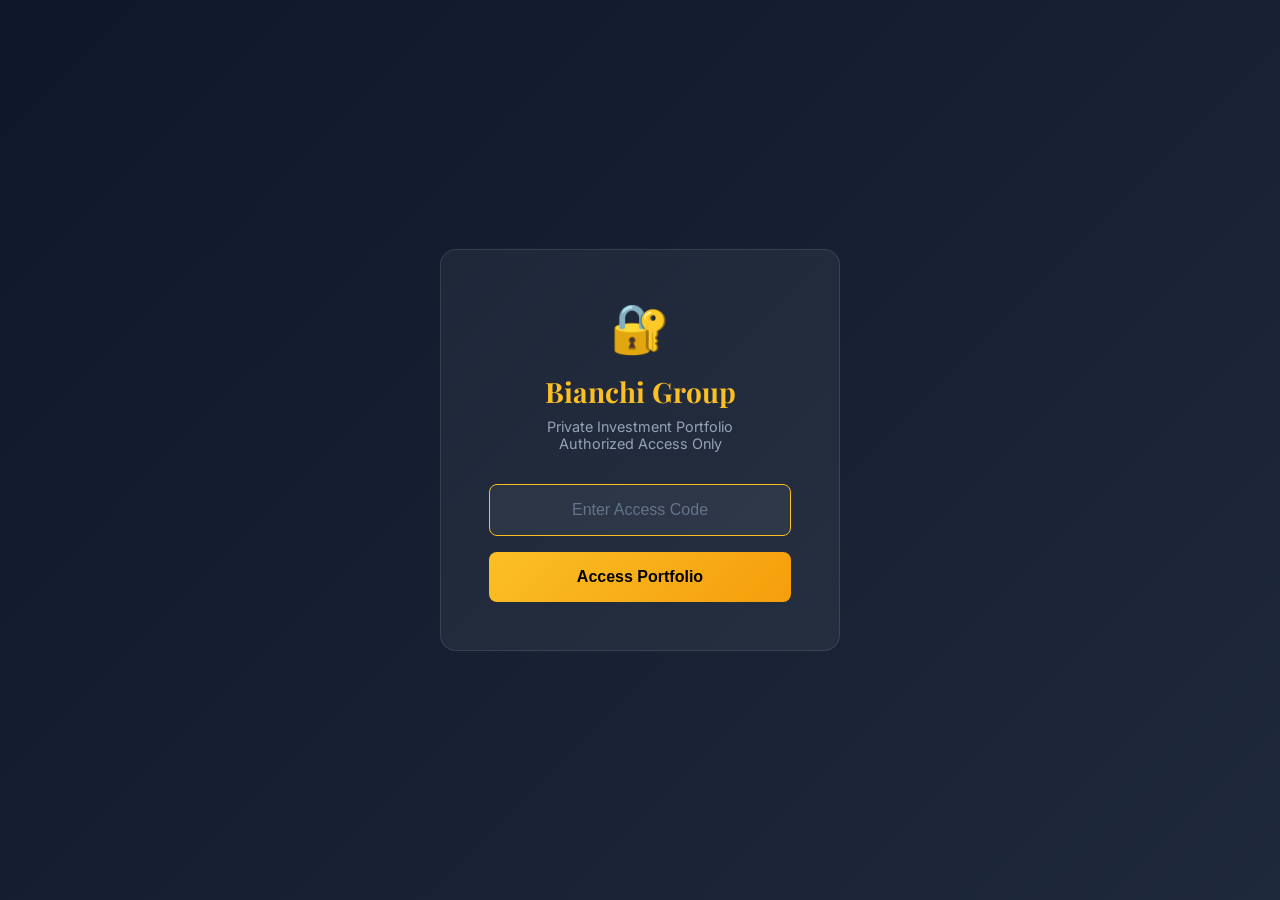
<file: projects/index.html>
<!DOCTYPE html>
<html lang="en">
<head>
    <meta charset="UTF-8">
    <meta name="viewport" content="width=device-width, initial-scale=1.0">
    <title>Bianchi Group | Private Portfolio</title>
    <style>
        /* Password Gate Styles */
        #password-gate {
            position: fixed;
            top: 0;
            left: 0;
            width: 100%;
            height: 100%;
            background: linear-gradient(135deg, #0f172a 0%, #1e293b 100%);
            display: flex;
            align-items: center;
            justify-content: center;
            z-index: 99999;
        }
        #password-gate.hidden { display: none; }
        .gate-box {
            background: rgba(255,255,255,0.05);
            border: 1px solid rgba(255,255,255,0.1);
            border-radius: 1rem;
            padding: 3rem;
            text-align: center;
            max-width: 400px;
            width: 90%;
        }
        .gate-logo {
            font-size: 3rem;
            margin-bottom: 1rem;
        }
        .gate-title {
            font-family: 'Playfair Display', serif;
            font-size: 1.75rem;
            color: #fbbf24;
            margin-bottom: 0.5rem;
        }
        .gate-subtitle {
            color: #94a3b8;
            margin-bottom: 2rem;
            font-size: 0.9rem;
        }
        .gate-input {
            width: 100%;
            padding: 1rem;
            border: 1px solid rgba(255,255,255,0.2);
            border-radius: 0.5rem;
            background: rgba(255,255,255,0.05);
            color: #f8fafc;
            font-size: 1rem;
            text-align: center;
            margin-bottom: 1rem;
        }
        .gate-input:focus {
            outline: none;
            border-color: #fbbf24;
        }
        .gate-input::placeholder { color: #64748b; }
        .gate-btn {
            width: 100%;
            padding: 1rem;
            background: linear-gradient(135deg, #fbbf24 0%, #f59e0b 100%);
            border: none;
            border-radius: 0.5rem;
            color: #000;
            font-weight: 600;
            font-size: 1rem;
            cursor: pointer;
            transition: transform 0.2s;
        }
        .gate-btn:hover { transform: scale(1.02); }
        .gate-error {
            color: #ef4444;
            margin-top: 1rem;
            font-size: 0.875rem;
            display: none;
        }
        .gate-error.show { display: block; }
        #main-content { display: none; }
        #main-content.unlocked { display: block; }
    </style>
    <link rel="preconnect" href="https://fonts.googleapis.com">
    <link rel="preconnect" href="https://fonts.gstatic.com" crossorigin>
    <link href="https://fonts.googleapis.com/css2?family=Inter:wght@400;500;600;700&family=Playfair+Display:wght@400;500;600;700&display=swap" rel="stylesheet">
    <link rel="stylesheet" href="https://cdnjs.cloudflare.com/ajax/libs/font-awesome/6.4.0/css/all.min.css">
    <style>
        * { margin: 0; padding: 0; box-sizing: border-box; }
        body {
            font-family: 'Inter', sans-serif;
            background: linear-gradient(135deg, #0f172a 0%, #1e293b 100%);
            min-height: 100vh;
            color: #f8fafc;
        }
        .container { max-width: 1400px; margin: 0 auto; padding: 2rem; }
        
        header {
            text-align: center;
            padding: 3rem 0;
            border-bottom: 1px solid rgba(255,255,255,0.1);
            margin-bottom: 2rem;
        }
        header h1 {
            font-family: 'Playfair Display', serif;
            font-size: 3rem;
            margin-bottom: 1rem;
            background: linear-gradient(135deg, #fbbf24 0%, #f59e0b 100%);
            -webkit-background-clip: text;
            -webkit-text-fill-color: transparent;
        }
        header p { color: #94a3b8; font-size: 1.25rem; }
        
        .stats-bar {
            display: flex;
            justify-content: center;
            gap: 3rem;
            margin-top: 2rem;
            flex-wrap: wrap;
        }
        .stat { text-align: center; }
        .stat-value { font-size: 2rem; font-weight: 700; color: #fbbf24; }
        .stat-label { font-size: 0.875rem; color: #64748b; text-transform: uppercase; letter-spacing: 0.05em; }

        /* Controls Bar */
        .controls-bar {
            display: flex;
            justify-content: space-between;
            align-items: center;
            gap: 1rem;
            margin-bottom: 2rem;
            padding: 1rem 1.5rem;
            background: rgba(255,255,255,0.05);
            border-radius: 1rem;
            border: 1px solid rgba(255,255,255,0.1);
            flex-wrap: wrap;
        }
        .main-site-link {
            display: inline-flex;
            align-items: center;
            gap: 0.5rem;
            background: linear-gradient(135deg, #fbbf24 0%, #f59e0b 100%);
            color: #000;
            padding: 0.75rem 1.5rem;
            border-radius: 0.5rem;
            text-decoration: none;
            font-weight: 600;
            font-size: 0.875rem;
            transition: transform 0.2s;
        }
        .main-site-link:hover { transform: scale(1.05); }

        .view-controls {
            display: flex;
            gap: 0.5rem;
        }
        .view-btn {
            background: transparent;
            border: 1px solid rgba(255,255,255,0.2);
            color: #94a3b8;
            padding: 0.5rem 1rem;
            border-radius: 0.5rem;
            cursor: pointer;
            display: flex;
            align-items: center;
            gap: 0.5rem;
            font-size: 0.875rem;
            transition: all 0.2s;
        }
        .view-btn:hover { border-color: #fbbf24; color: #fbbf24; }
        .view-btn.active { background: #fbbf24; color: #000; border-color: #fbbf24; }

        /* Category Navigation */
        .category-nav {
            display: flex;
            gap: 0.5rem;
            margin-bottom: 2rem;
            flex-wrap: wrap;
            padding: 0.5rem;
            background: rgba(255,255,255,0.03);
            border-radius: 0.75rem;
        }
        .category-btn {
            background: transparent;
            border: none;
            color: #94a3b8;
            padding: 0.5rem 1rem;
            border-radius: 0.5rem;
            cursor: pointer;
            font-size: 0.875rem;
            transition: all 0.2s;
            display: flex;
            align-items: center;
            gap: 0.5rem;
        }
        .category-btn:hover { background: rgba(255,255,255,0.1); color: #f8fafc; }
        .category-btn.active { background: #fbbf24; color: #000; }
        .category-btn .count {
            background: rgba(0,0,0,0.2);
            padding: 0.125rem 0.5rem;
            border-radius: 9999px;
            font-size: 0.75rem;
        }
        .category-btn.active .count { background: rgba(0,0,0,0.3); }
        
        /* GRID VIEW STYLES */
        .section { margin-bottom: 3rem; }
        .section-header {
            display: flex;
            align-items: center;
            gap: 1rem;
            margin-bottom: 1.5rem;
            padding-bottom: 0.75rem;
            border-bottom: 1px solid rgba(255,255,255,0.1);
        }
        .section-badge {
            padding: 0.5rem 1rem;
            border-radius: 9999px;
            font-size: 0.75rem;
            font-weight: 600;
            text-transform: uppercase;
            letter-spacing: 0.05em;
        }
        .badge-escrow { background: #ef4444; }
        .badge-construction { background: #f97316; }
        .badge-entitled { background: #eab308; color: #000; }
        .badge-owned { background: #22c55e; }
        .badge-available { background: #3b82f6; }
        .badge-closed { background: #10b981; }
        
        .section-title { font-size: 1.5rem; font-weight: 600; }
        .section-count { color: #64748b; font-size: 0.875rem; }
        
        .projects-grid {
            display: grid;
            grid-template-columns: repeat(auto-fill, minmax(320px, 1fr));
            gap: 1.5rem;
        }
        
        .project-card {
            background: rgba(255,255,255,0.05);
            border: 1px solid rgba(255,255,255,0.1);
            border-radius: 1rem;
            padding: 1.5rem;
            transition: all 0.3s ease;
            text-decoration: none;
            color: inherit;
            display: block;
        }
        .project-card:hover {
            background: rgba(255,255,255,0.1);
            border-color: #fbbf24;
            transform: translateY(-4px);
        }
        
        .card-header {
            display: flex;
            justify-content: space-between;
            align-items: flex-start;
            margin-bottom: 1rem;
        }
        .card-logo {
            width: 48px;
            height: 48px;
            background: linear-gradient(135deg, #fbbf24 0%, #f59e0b 100%);
            border-radius: 0.75rem;
            display: flex;
            align-items: center;
            justify-content: center;
            font-weight: 700;
            color: #000;
            font-size: 1rem;
        }
        .card-roi {
            background: rgba(251, 191, 36, 0.2);
            color: #fbbf24;
            padding: 0.25rem 0.75rem;
            border-radius: 9999px;
            font-size: 0.875rem;
            font-weight: 600;
        }
        .card-roi.closed {
            background: rgba(16, 185, 129, 0.2);
            color: #10b981;
        }
        
        .card-title {
            font-size: 1.25rem;
            font-weight: 600;
            margin-bottom: 0.25rem;
        }
        .card-location {
            color: #94a3b8;
            font-size: 0.875rem;
            margin-bottom: 1rem;
        }
        
        .card-stats {
            display: flex;
            gap: 1.5rem;
        }
        .card-stat-value { font-weight: 600; color: #f8fafc; }
        .card-stat-label { font-size: 0.75rem; color: #64748b; }
        
        .card-arrow {
            margin-top: 1rem;
            color: #fbbf24;
            font-size: 0.875rem;
        }

        /* LIST VIEW STYLES */
        .list-view { display: none; }
        .list-view.active { display: block; }
        .grid-view.hidden { display: none; }

        .projects-table {
            width: 100%;
            border-collapse: collapse;
            margin-bottom: 2rem;
        }
        .projects-table th {
            text-align: left;
            padding: 1rem;
            font-size: 0.75rem;
            text-transform: uppercase;
            letter-spacing: 0.05em;
            color: #64748b;
            border-bottom: 1px solid rgba(255,255,255,0.1);
            background: rgba(255,255,255,0.03);
        }
        .projects-table td {
            padding: 1rem;
            border-bottom: 1px solid rgba(255,255,255,0.05);
            vertical-align: middle;
        }
        .projects-table tbody tr {
            transition: all 0.2s;
        }
        .projects-table tbody tr:hover {
            background: rgba(255,255,255,0.05);
        }
        .projects-table a {
            text-decoration: none;
            color: inherit;
        }
        .table-project-name {
            font-weight: 600;
            color: #f8fafc;
            display: flex;
            align-items: center;
            gap: 0.75rem;
        }
        .table-logo {
            width: 32px;
            height: 32px;
            background: linear-gradient(135deg, #fbbf24 0%, #f59e0b 100%);
            border-radius: 0.5rem;
            display: flex;
            align-items: center;
            justify-content: center;
            font-weight: 700;
            color: #000;
            font-size: 0.75rem;
            flex-shrink: 0;
        }
        .table-logo.closed { background: #10b981; }
        .table-location { color: #94a3b8; font-size: 0.875rem; }
        .table-roi {
            font-weight: 600;
            color: #fbbf24;
        }
        .table-roi.closed { color: #10b981; }
        .table-profit { font-weight: 600; color: #f8fafc; }
        .table-capital { color: #94a3b8; }
        .table-status {
            padding: 0.25rem 0.75rem;
            border-radius: 9999px;
            font-size: 0.75rem;
            font-weight: 600;
            display: inline-block;
        }
        .status-escrow { background: rgba(239,68,68,0.2); color: #ef4444; }
        .status-construction { background: rgba(249,115,22,0.2); color: #f97316; }
        .status-entitled { background: rgba(234,179,8,0.2); color: #eab308; }
        .status-owned { background: rgba(34,197,94,0.2); color: #22c55e; }
        .status-available { background: rgba(59,130,246,0.2); color: #3b82f6; }
        .status-closed { background: rgba(16,185,129,0.2); color: #10b981; }
        .table-arrow { color: #fbbf24; }
        
        .list-section-header {
            display: flex;
            align-items: center;
            gap: 1rem;
            padding: 1rem 0;
            margin-top: 1rem;
        }
        
        @media (max-width: 768px) {
            header h1 { font-size: 2rem; }
            .stats-bar { gap: 1.5rem; }
            .projects-grid { grid-template-columns: 1fr; }
            .controls-bar { flex-direction: column; align-items: stretch; }
            .view-controls { justify-content: center; }
            .category-nav { justify-content: center; }
            .projects-table { font-size: 0.875rem; }
            .projects-table th, .projects-table td { padding: 0.75rem 0.5rem; }
            .table-logo { display: none; }
        }
    </style>
</head>
<body>
    <!-- Password Gate -->
    <div id="password-gate">
        <div class="gate-box">
            <div class="gate-logo">🔐</div>
            <h1 class="gate-title">Bianchi Group</h1>
            <p class="gate-subtitle">Private Investment Portfolio<br>Authorized Access Only</p>
            <input type="password" id="gate-password" class="gate-input" placeholder="Enter Access Code" autofocus>
            <button onclick="checkPassword()" class="gate-btn">Access Portfolio</button>
            <p id="gate-error" class="gate-error">Invalid access code. Please try again.</p>
        </div>
    </div>

    <!-- Main Content (hidden until password entered) -->
    <div id="main-content">
    <div class="container">
        <header>
            <h1>Bianchi Group Portfolio</h1>
            <p style="font-size: 1.1rem;">47 Projects | $360.5M Profit Potential | 55% Average ROI</p>
            
            <div class="stats-bar">
                <div class="stat"><div class="stat-value">47</div><div class="stat-label">Total Projects</div></div>
                <div class="stat"><div class="stat-value">$360.5M</div><div class="stat-label">Profit Potential</div></div>
                <div class="stat"><div class="stat-value">55%</div><div class="stat-label">Avg ROI</div></div>
                <div class="stat"><div class="stat-value">$118.6M</div><div class="stat-label">Capital Required</div></div>
                <div class="stat"><div class="stat-value">$10.8M</div><div class="stat-label">Track Record</div></div>
            </div>
            
            
            <!-- Strategy Highlights -->
            <div style="display: flex; gap: 1rem; justify-content: center; margin-top: 2rem; flex-wrap: wrap;">
                <div style="background: rgba(239,68,68,0.15); border: 1px solid rgba(239,68,68,0.3); padding: 0.75rem 1.25rem; border-radius: 0.75rem; text-align: center;">
                    <div style="color: #ef4444; font-weight: 700; font-size: 1.25rem;">$45.5M</div>
                    <div style="color: #94a3b8; font-size: 0.75rem; text-transform: uppercase;">Self-Storage Profit</div>
                    <div style="color: #64748b; font-size: 0.7rem;">96-101% ROI | 13% of Portfolio</div>
                </div>
                <div style="background: rgba(234,179,8,0.15); border: 1px solid rgba(234,179,8,0.3); padding: 0.75rem 1.25rem; border-radius: 0.75rem; text-align: center;">
                    <div style="color: #eab308; font-weight: 700; font-size: 1.25rem;">$201M</div>
                    <div style="color: #94a3b8; font-size: 0.75rem; text-transform: uppercase;">3 Mega Projects</div>
                    <div style="color: #64748b; font-size: 0.7rem;">56% of Total Profit Potential</div>
                </div>
                <div style="background: rgba(16,185,129,0.15); border: 1px solid rgba(16,185,129,0.3); padding: 0.75rem 1.25rem; border-radius: 0.75rem; text-align: center;">
                    <div style="color: #10b981; font-weight: 700; font-size: 1.25rem;">87%</div>
                    <div style="color: #94a3b8; font-size: 0.75rem; text-transform: uppercase;">Bay Area ROI</div>
                    <div style="color: #64748b; font-size: 0.7rem;">Closed Deals Average</div>
                </div>
                <div style="background: rgba(59,130,246,0.15); border: 1px solid rgba(59,130,246,0.3); padding: 0.75rem 1.25rem; border-radius: 0.75rem; text-align: center;">
                    <div style="color: #3b82f6; font-weight: 700; font-size: 1.25rem;">$65.1M</div>
                    <div style="color: #94a3b8; font-size: 0.75rem; text-transform: uppercase;">In Escrow</div>
                    <div style="color: #64748b; font-size: 0.7rem;">8 Projects Closing</div>
                </div>
            </div>
            
            <!-- Geographic Distribution -->
            <div style="margin-top: 1.5rem; padding: 1rem; background: rgba(255,255,255,0.03); border-radius: 0.75rem;">
                <div style="color: #64748b; font-size: 0.75rem; text-transform: uppercase; letter-spacing: 0.05em; margin-bottom: 0.75rem; text-align: center;">Geographic Distribution</div>
                <div style="display: flex; gap: 0.5rem; justify-content: center; flex-wrap: wrap;">
                    <span style="background: rgba(251,191,36,0.2); color: #fbbf24; padding: 0.35rem 0.75rem; border-radius: 9999px; font-size: 0.8rem;">Sacramento 36%</span>
                    <span style="background: rgba(59,130,246,0.2); color: #3b82f6; padding: 0.35rem 0.75rem; border-radius: 9999px; font-size: 0.8rem;">Bay Area 21%</span>
                    <span style="background: rgba(236,72,153,0.2); color: #ec4899; padding: 0.35rem 0.75rem; border-radius: 9999px; font-size: 0.8rem;">Pacific Palisades 15%</span>
                    <span style="background: rgba(34,197,94,0.2); color: #22c55e; padding: 0.35rem 0.75rem; border-radius: 9999px; font-size: 0.8rem;">Placer/El Dorado 13%</span>
                    <span style="background: rgba(168,85,247,0.2); color: #a855f7; padding: 0.35rem 0.75rem; border-radius: 9999px; font-size: 0.8rem;">Wine Country 8%</span>
                    <span style="background: rgba(14,165,233,0.2); color: #0ea5e9; padding: 0.35rem 0.75rem; border-radius: 9999px; font-size: 0.8rem;">Coastal/Other 7%</span>
                </div>
            </div>
        </header>
        
        <!-- Controls Bar -->
        <div class="controls-bar">
            <a href="../" class="main-site-link"><i class="fas fa-star"></i> Vista Lake Estates - Flagship</a>
            <div class="view-controls">
                <button class="view-btn active" data-view="grid"><i class="fas fa-th-large"></i> Cards</button>
                <button class="view-btn" data-view="list"><i class="fas fa-list"></i> List</button>
            </div>
        </div>

        <!-- Category Navigation -->
        <nav class="category-nav">
            <button class="category-btn active" data-category="all"><i class="fas fa-layer-group"></i> All <span class="count">47</span></button>
            <button class="category-btn" data-category="escrow"><i class="fas fa-fire"></i> In Escrow <span class="count">8</span></button>
            <button class="category-btn" data-category="construction"><i class="fas fa-hard-hat"></i> Construction <span class="count">5</span></button>
            <button class="category-btn" data-category="entitled"><i class="fas fa-file-contract"></i> Entitled <span class="count">3</span></button>
            <button class="category-btn" data-category="owned"><i class="fas fa-key"></i> Owned <span class="count">3</span></button>
            <button class="category-btn" data-category="available"><i class="fas fa-search"></i> Available <span class="count">20</span></button>
            <button class="category-btn" data-category="closed"><i class="fas fa-trophy"></i> Closed <span class="count">4</span></button>
        </nav>

        <!-- GRID VIEW -->
        <div class="grid-view">
            <!-- IN ESCROW -->
            <div class="section" data-section="escrow">
                <div class="section-header">
                    <span class="section-badge badge-escrow"><i class="fas fa-fire"></i> In Escrow</span>
                    <h2 class="section-title">Closing Soon</h2>
                    <span class="section-count">8 projects • $65.1M profit</span>
                </div>
                <div class="projects-grid">
                    <a href="tracy-self-storage/" class="project-card">
                        <div class="card-header"><div class="card-logo">TS</div><div class="card-roi">101% ROI</div></div>
                        <h3 class="card-title">Tracy Self Storage</h3>
                        <p class="card-location">Tracy, CA</p>
                        <div class="card-stats"><div><div class="card-stat-value">$22.6M</div><div class="card-stat-label">Profit</div></div><div><div class="card-stat-value">$7M</div><div class="card-stat-label">Capital Ask</div></div></div>
                        <div class="card-arrow">View Details →</div>
                    </a>
                    <a href="calvine-rd-storage/" class="project-card">
                        <div class="card-header"><div class="card-logo">CR</div><div class="card-roi">96% ROI</div></div>
                        <h3 class="card-title">Calvine Rd Storage</h3>
                        <p class="card-location">Sacramento, CA</p>
                        <div class="card-stats"><div><div class="card-stat-value">$22.9M</div><div class="card-stat-label">Profit</div></div><div><div class="card-stat-value">$7M</div><div class="card-stat-label">Capital Ask</div></div></div>
                        <div class="card-arrow">View Details →</div>
                    </a>
                    <a href="edh-lomand/" class="project-card">
                        <div class="card-header"><div class="card-logo">EL</div><div class="card-roi">63% ROI</div></div>
                        <h3 class="card-title">EDH Lomand</h3>
                        <p class="card-location">El Dorado Hills, CA</p>
                        <div class="card-stats"><div><div class="card-stat-value">$1M</div><div class="card-stat-label">Profit</div></div><div><div class="card-stat-value">$500K</div><div class="card-stat-label">Capital Ask</div></div></div>
                        <div class="card-arrow">View Details →</div>
                    </a>
                    <a href="south-point-meadows/" class="project-card">
                        <div class="card-header"><div class="card-logo">SP</div><div class="card-roi">59% ROI</div></div>
                        <h3 class="card-title">South Point Meadows</h3>
                        <p class="card-location">El Dorado Hills, CA</p>
                        <div class="card-stats"><div><div class="card-stat-value">$6.6M</div><div class="card-stat-label">Profit</div></div><div><div class="card-stat-value">$2M</div><div class="card-stat-label">Capital Ask</div></div></div>
                        <div class="card-arrow">View Details →</div>
                    </a>
                    <a href="napa-540-westgate/" class="project-card">
                        <div class="card-header"><div class="card-logo">NW</div><div class="card-roi">49% ROI</div></div>
                        <h3 class="card-title">Napa 540 Westgate</h3>
                        <p class="card-location">Napa, CA</p>
                        <div class="card-stats"><div><div class="card-stat-value">$1.4M</div><div class="card-stat-label">Profit</div></div><div><div class="card-stat-value">$1M</div><div class="card-stat-label">Capital Ask</div></div></div>
                        <div class="card-arrow">View Details →</div>
                    </a>
                    <a href="kenwood-lawndale/" class="project-card">
                        <div class="card-header"><div class="card-logo">KL</div><div class="card-roi">38% ROI</div></div>
                        <h3 class="card-title">Kenwood Lawndale</h3>
                        <p class="card-location">Kenwood, CA</p>
                        <div class="card-stats"><div><div class="card-stat-value">$1.4M</div><div class="card-stat-label">Profit</div></div><div><div class="card-stat-value">$1.5M</div><div class="card-stat-label">Capital Ask</div></div></div>
                        <div class="card-arrow">View Details →</div>
                    </a>
                    <a href="river-district-43/" class="project-card">
                        <div class="card-header"><div class="card-logo">RD</div><div class="card-roi">35% ROI</div></div>
                        <h3 class="card-title">River District 43</h3>
                        <p class="card-location">Sacramento, CA</p>
                        <div class="card-stats"><div><div class="card-stat-value">$6.9M</div><div class="card-stat-label">Profit</div></div><div><div class="card-stat-value">$5M</div><div class="card-stat-label">Capital Ask</div></div></div>
                        <div class="card-arrow">View Details →</div>
                    </a>
                    <a href="sf-states-st/" class="project-card">
                        <div class="card-header"><div class="card-logo">SF</div><div class="card-roi">32% ROI</div></div>
                        <h3 class="card-title">SF States Street</h3>
                        <p class="card-location">San Francisco, CA</p>
                        <div class="card-stats"><div><div class="card-stat-value">$1.8M</div><div class="card-stat-label">Profit</div></div><div><div class="card-stat-value">$300K</div><div class="card-stat-label">Capital Ask</div></div></div>
                        <div class="card-arrow">View Details →</div>
                    </a>
                </div>
            </div>

            <!-- UNDER CONSTRUCTION -->
            <div class="section" data-section="construction">
                <div class="section-header">
                    <span class="section-badge badge-construction"><i class="fas fa-hard-hat"></i> Under Construction</span>
                    <h2 class="section-title">Active Projects</h2>
                    <span class="section-count">5 projects • $19.1M profit</span>
                </div>
                <div class="projects-grid">
                    <a href="cambridge/" class="project-card">
                        <div class="card-header"><div class="card-logo">CB</div><div class="card-roi">57% ROI</div></div>
                        <h3 class="card-title">Cambridge</h3>
                        <p class="card-location">Cameron Park, CA</p>
                        <div class="card-stats"><div><div class="card-stat-value">$3.2M</div><div class="card-stat-label">Profit</div></div><div><div class="card-stat-value">12 Units</div><div class="card-stat-label">Townhomes</div></div></div>
                        <div class="card-arrow">View Details →</div>
                    </a>
                    <a href="brentwood/" class="project-card">
                        <div class="card-header"><div class="card-logo">BW</div><div class="card-roi">52% ROI</div></div>
                        <h3 class="card-title">Brentwood</h3>
                        <p class="card-location">Brentwood, CA</p>
                        <div class="card-stats"><div><div class="card-stat-value">$5.1M</div><div class="card-stat-label">Profit</div></div><div><div class="card-stat-value">$650K</div><div class="card-stat-label">Capital Ask</div></div></div>
                        <div class="card-arrow">View Details →</div>
                    </a>
                    <a href="baldwin-lake/" class="project-card">
                        <div class="card-header"><div class="card-logo">BL</div><div class="card-roi">51% ROI</div></div>
                        <h3 class="card-title">Baldwin Lake</h3>
                        <p class="card-location">Folsom, CA</p>
                        <div class="card-stats"><div><div class="card-stat-value">$2.2M</div><div class="card-stat-label">Profit</div></div><div><div class="card-stat-value">$1M</div><div class="card-stat-label">Capital Ask</div></div></div>
                        <div class="card-arrow">View Details →</div>
                    </a>
                    <a href="brady-lane/" class="project-card">
                        <div class="card-header"><div class="card-logo">BL</div><div class="card-roi">42% ROI</div></div>
                        <h3 class="card-title">Brady Lane</h3>
                        <p class="card-location">Roseville, CA</p>
                        <div class="card-stats"><div><div class="card-stat-value">$3.4M</div><div class="card-stat-label">Profit</div></div><div><div class="card-stat-value">$1M</div><div class="card-stat-label">Capital Ask</div></div></div>
                        <div class="card-arrow">View Details →</div>
                    </a>
                    <a href="brookwood/" class="project-card">
                        <div class="card-header"><div class="card-logo">BK</div><div class="card-roi">34% ROI</div></div>
                        <h3 class="card-title">Brookwood</h3>
                        <p class="card-location">Roseville, CA</p>
                        <div class="card-stats"><div><div class="card-stat-value">$5.4M</div><div class="card-stat-label">Profit</div></div><div><div class="card-stat-value">$500K</div><div class="card-stat-label">Capital Ask</div></div></div>
                        <div class="card-arrow">View Details →</div>
                    </a>
                </div>
            </div>

            <!-- ENTITLED -->
            <div class="section" data-section="entitled">
                <div class="section-header">
                    <span class="section-badge badge-entitled"><i class="fas fa-file-contract"></i> Entitled</span>
                    <h2 class="section-title">Ready to Execute</h2>
                    <span class="section-count">3 projects • $155.9M profit</span>
                </div>
                <div class="projects-grid">
                    <a href="boulder-road/" class="project-card">
                        <div class="card-header"><div class="card-logo">BR</div><div class="card-roi">85% ROI</div></div>
                        <h3 class="card-title">Boulder Road</h3>
                        <p class="card-location">Granite Bay, CA</p>
                        <div class="card-stats"><div><div class="card-stat-value">$5.9M</div><div class="card-stat-label">Profit</div></div><div><div class="card-stat-value">$3.5M</div><div class="card-stat-label">Capital Ask</div></div></div>
                        <div class="card-arrow">View Details →</div>
                    </a>
                    <a href="tahoe-zalanta/" class="project-card">
                        <div class="card-header"><div class="card-logo">TZ</div><div class="card-roi">100% ROI</div></div>
                        <h3 class="card-title">Tahoe Zalanta</h3>
                        <p class="card-location">South Lake Tahoe, CA</p>
                        <div class="card-stats"><div><div class="card-stat-value">$70M</div><div class="card-stat-label">Profit</div></div><div><div class="card-stat-value">$17.5M</div><div class="card-stat-label">Capital Ask</div></div></div>
                        <div class="card-arrow">View Details →</div>
                    </a>
                    <a href="west-oaks/" class="project-card">
                        <div class="card-header"><div class="card-logo">WO</div><div class="card-roi">67% ROI</div></div>
                        <h3 class="card-title">West Oaks</h3>
                        <p class="card-location">Rocklin, CA</p>
                        <div class="card-stats"><div><div class="card-stat-value">$80M</div><div class="card-stat-label">Profit</div></div><div><div class="card-stat-value">$22M</div><div class="card-stat-label">Capital Ask</div></div></div>
                        <div class="card-arrow">View Details →</div>
                    </a>
                </div>
            </div>

            <!-- OWNED -->
            <div class="section" data-section="owned">
                <div class="section-header">
                    <span class="section-badge badge-owned"><i class="fas fa-key"></i> Owned</span>
                    <h2 class="section-title">Land Banked</h2>
                    <span class="section-count">3 projects • $23.9M profit</span>
                </div>
                <div class="projects-grid">
                    <a href="thermalands/" class="project-card">
                        <div class="card-header"><div class="card-logo">TL</div><div class="card-roi">82% ROI</div></div>
                        <h3 class="card-title">Thermalands</h3>
                        <p class="card-location">Lincoln, CA</p>
                        <div class="card-stats"><div><div class="card-stat-value">$3.1M</div><div class="card-stat-label">Profit</div></div><div><div class="card-stat-value">$1M</div><div class="card-stat-label">Capital Ask</div></div></div>
                        <div class="card-arrow">View Details →</div>
                    </a>
                    <a href="gv-hotel/" class="project-card">
                        <div class="card-header"><div class="card-logo">GV</div><div class="card-roi">75% ROI</div></div>
                        <h3 class="card-title">Grass Valley Hotel</h3>
                        <p class="card-location">Grass Valley, CA</p>
                        <div class="card-stats"><div><div class="card-stat-value">$15M</div><div class="card-stat-label">Profit</div></div><div><div class="card-stat-value">$6M</div><div class="card-stat-label">Capital Ask</div></div></div>
                        <div class="card-arrow">View Details →</div>
                    </a>
                    <a href="bankhead/" class="project-card">
                        <div class="card-header"><div class="card-logo">BH</div><div class="card-roi">47% ROI</div></div>
                        <h3 class="card-title">Bankhead</h3>
                        <p class="card-location">Loomis, CA</p>
                        <div class="card-stats"><div><div class="card-stat-value">$5.8M</div><div class="card-stat-label">Profit</div></div><div><div class="card-stat-value">$2.5M</div><div class="card-stat-label">Capital Ask</div></div></div>
                        <div class="card-arrow">View Details →</div>
                    </a>
                </div>
            </div>

            <!-- AVAILABLE -->
            <div class="section" data-section="available">
                <div class="section-header">
                    <span class="section-badge badge-available"><i class="fas fa-search"></i> Available</span>
                    <h2 class="section-title">Active Pipeline</h2>
                    <span class="section-count">19 projects • $96.5M+ profit</span>
                </div>
                <div class="projects-grid">
                    <a href="sf-edgehill/" class="project-card">
                        <div class="card-header"><div class="card-logo">SE</div><div class="card-roi">77% ROI</div></div>
                        <h3 class="card-title">SF Edgehill</h3>
                        <p class="card-location">San Francisco, CA</p>
                        <div class="card-stats"><div><div class="card-stat-value">$2.8M</div><div class="card-stat-label">Profit</div></div><div><div class="card-stat-value">$1.3M</div><div class="card-stat-label">Capital Ask</div></div></div>
                        <div class="card-arrow">View Details →</div>
                    </a>
                    <a href="danville-shirlee/" class="project-card">
                        <div class="card-header"><div class="card-logo">DS</div><div class="card-roi">59% ROI</div></div>
                        <h3 class="card-title">Danville Shirlee</h3>
                        <p class="card-location">Danville, CA</p>
                        <div class="card-stats"><div><div class="card-stat-value">$1.7M</div><div class="card-stat-label">Profit</div></div><div><div class="card-stat-value">$1M</div><div class="card-stat-label">Capital Ask</div></div></div>
                        <div class="card-arrow">View Details →</div>
                    </a>
                    <a href="schaffers-mill/" class="project-card">
                        <div class="card-header"><div class="card-logo">SM</div><div class="card-roi">53% ROI</div></div>
                        <h3 class="card-title">Schaffer's Mill</h3>
                        <p class="card-location">Truckee, CA</p>
                        <div class="card-stats"><div><div class="card-stat-value">$1.8M</div><div class="card-stat-label">Profit</div></div><div><div class="card-stat-value">$850K</div><div class="card-stat-label">Capital Ask</div></div></div>
                        <div class="card-arrow">View Details →</div>
                    </a>
                    <a href="twin-rocks-winery/" class="project-card">
                        <div class="card-header"><div class="card-logo">TR</div><div class="card-roi">52% ROI</div></div>
                        <h3 class="card-title">Twin Rocks Winery</h3>
                        <p class="card-location">Granite Bay, CA</p>
                        <div class="card-stats"><div><div class="card-stat-value">$27M</div><div class="card-stat-label">Profit</div></div><div><div class="card-stat-value">$6M</div><div class="card-stat-label">Capital Ask</div></div></div>
                        <div class="card-arrow">View Details →</div>
                    </a>
                    <a href="palisades-chautauqua/" class="project-card">
                        <div class="card-header"><div class="card-logo">PC</div><div class="card-roi">52% ROI</div></div>
                        <h3 class="card-title">Palisades Chautauqua</h3>
                        <p class="card-location">Pacific Palisades, CA</p>
                        <div class="card-stats"><div><div class="card-stat-value">$3.8M</div><div class="card-stat-label">Profit</div></div><div><div class="card-stat-value">$1M</div><div class="card-stat-label">Capital Ask</div></div></div>
                        <div class="card-arrow">View Details →</div>
                    </a>
                    <a href="palisades-mckendree/" class="project-card">
                        <div class="card-header"><div class="card-logo">PM</div><div class="card-roi">49% ROI</div></div>
                        <h3 class="card-title">Palisades McKendree</h3>
                        <p class="card-location">Pacific Palisades, CA</p>
                        <div class="card-stats"><div><div class="card-stat-value">$3.6M</div><div class="card-stat-label">Profit</div></div><div><div class="card-stat-value">$1M</div><div class="card-stat-label">Capital Ask</div></div></div>
                        <div class="card-arrow">View Details →</div>
                    </a>
                    <a href="sudor-lane/" class="project-card">
                        <div class="card-header"><div class="card-logo">SL</div><div class="card-roi">48% ROI</div></div>
                        <h3 class="card-title">Sudor Lane</h3>
                        <p class="card-location">Loomis, CA</p>
                        <div class="card-stats"><div><div class="card-stat-value">$1.5M</div><div class="card-stat-label">Profit</div></div><div><div class="card-stat-value">$779K</div><div class="card-stat-label">Capital Ask</div></div></div>
                        <div class="card-arrow">View Details →</div>
                    </a>
                    <a href="napa-stanly-ranch/" class="project-card">
                        <div class="card-header"><div class="card-logo">NS</div><div class="card-roi">47% ROI</div></div>
                        <h3 class="card-title">Napa Stanly Ranch</h3>
                        <p class="card-location">Napa, CA</p>
                        <div class="card-stats"><div><div class="card-stat-value">$2.3M</div><div class="card-stat-label">Profit</div></div><div><div class="card-stat-value">$1.3M</div><div class="card-stat-label">Capital Ask</div></div></div>
                        <div class="card-arrow">View Details →</div>
                    </a>
                    <a href="castro-260/" class="project-card">
                        <div class="card-header"><div class="card-logo">26</div><div class="card-roi">46% ROI</div></div>
                        <h3 class="card-title">260 Castro</h3>
                        <p class="card-location">San Francisco, CA</p>
                        <div class="card-stats"><div><div class="card-stat-value">$3.5M</div><div class="card-stat-label">Profit</div></div><div><div class="card-stat-value">$2.5M</div><div class="card-stat-label">Capital Ask</div></div></div>
                        <div class="card-arrow">View Details →</div>
                    </a>
                    <a href="alamo-oakshire/" class="project-card">
                        <div class="card-header"><div class="card-logo">AO</div><div class="card-roi">43% ROI</div></div>
                        <h3 class="card-title">Alamo Oakshire</h3>
                        <p class="card-location">Alamo, CA</p>
                        <div class="card-stats"><div><div class="card-stat-value">$1.9M</div><div class="card-stat-label">Profit</div></div><div><div class="card-stat-value">$1.4M</div><div class="card-stat-label">Capital Ask</div></div></div>
                        <div class="card-arrow">View Details →</div>
                    </a>
                    <a href="palisades-aderno/" class="project-card">
                        <div class="card-header"><div class="card-logo">PA</div><div class="card-roi">43% ROI</div></div>
                        <h3 class="card-title">Palisades Aderno</h3>
                        <p class="card-location">Pacific Palisades, CA</p>
                        <div class="card-stats"><div><div class="card-stat-value">$3.1M</div><div class="card-stat-label">Profit</div></div><div><div class="card-stat-value">$1M</div><div class="card-stat-label">Capital Ask</div></div></div>
                        <div class="card-arrow">View Details →</div>
                    </a>
                    <a href="granite-bay-239/" class="project-card">
                        <div class="card-header"><div class="card-logo">GB</div><div class="card-roi">36% ROI</div></div>
                        <h3 class="card-title">Granite Bay 239</h3>
                        <p class="card-location">Granite Bay, CA</p>
                        <div class="card-stats"><div><div class="card-stat-value">$51M</div><div class="card-stat-label">Profit</div></div><div><div class="card-stat-value">$16M</div><div class="card-stat-label">Capital Ask</div></div></div>
                        <div class="card-arrow">View Details →</div>
                    </a>
                    <a href="river-district-8/" class="project-card">
                        <div class="card-header"><div class="card-logo">RD</div><div class="card-roi">45% ROI</div></div>
                        <h3 class="card-title">River District</h3>
                        <p class="card-location">Sacramento, CA</p>
                        <div class="card-stats"><div><div class="card-stat-value">$8M</div><div class="card-stat-label">Profit</div></div><div><div class="card-stat-value">$5M</div><div class="card-stat-label">Capital Ask</div></div></div>
                        <div class="card-arrow">View Details →</div>
                    </a>
                    <a href="palisades-enchanted/" class="project-card">
                        <div class="card-header"><div class="card-logo">PE</div><div class="card-roi">36% ROI</div></div>
                        <h3 class="card-title">Palisades Enchanted</h3>
                        <p class="card-location">Pacific Palisades, CA</p>
                        <div class="card-stats"><div><div class="card-stat-value">$1.8M</div><div class="card-stat-label">Profit</div></div><div><div class="card-stat-value">$1M</div><div class="card-stat-label">Capital Ask</div></div></div>
                        <div class="card-arrow">View Details →</div>
                    </a>
                    <a href="san-clemente/" class="project-card">
                        <div class="card-header"><div class="card-logo">SC</div><div class="card-roi">33% ROI</div></div>
                        <h3 class="card-title">San Clemente</h3>
                        <p class="card-location">Capistrano Beach, CA</p>
                        <div class="card-stats"><div><div class="card-stat-value">$1.7M</div><div class="card-stat-label">Profit</div></div><div><div class="card-stat-value">$1.5M</div><div class="card-stat-label">Capital Ask</div></div></div>
                        <div class="card-arrow">View Details →</div>
                    </a>
                    <a href="moss-beach/" class="project-card">
                        <div class="card-header"><div class="card-logo">MB</div><div class="card-roi">33% ROI</div></div>
                        <h3 class="card-title">Moss Beach</h3>
                        <p class="card-location">Moss Beach, CA</p>
                        <div class="card-stats"><div><div class="card-stat-value">$2M</div><div class="card-stat-label">Profit</div></div><div><div class="card-stat-value">$1.3M</div><div class="card-stat-label">Capital Ask</div></div></div>
                        <div class="card-arrow">View Details →</div>
                    </a>
                    <a href="palisades-chatanooga/" class="project-card">
                        <div class="card-header"><div class="card-logo">PC</div><div class="card-roi">32% ROI</div></div>
                        <h3 class="card-title">Palisades Chatanooga</h3>
                        <p class="card-location">Pacific Palisades, CA</p>
                        <div class="card-stats"><div><div class="card-stat-value">$900K</div><div class="card-stat-label">Profit</div></div><div><div class="card-stat-value">$1M</div><div class="card-stat-label">Capital Ask</div></div></div>
                        <div class="card-arrow">View Details →</div>
                    </a>
                    <a href="palisades-marinette/" class="project-card">
                        <div class="card-header"><div class="card-logo">PM</div><div class="card-roi">29% ROI</div></div>
                        <h3 class="card-title">Palisades Marinette</h3>
                        <p class="card-location">Pacific Palisades, CA</p>
                        <div class="card-stats"><div><div class="card-stat-value">$1.6M</div><div class="card-stat-label">Profit</div></div><div><div class="card-stat-value">$1M</div><div class="card-stat-label">Capital Ask</div></div></div>
                        <div class="card-arrow">View Details →</div>
                    </a>
                    <a href="delmar-ave/" class="project-card">
                        <div class="card-header"><div class="card-logo">DM</div><div class="card-roi">28% ROI</div></div>
                        <h3 class="card-title">Delmar Ave</h3>
                        <p class="card-location">Loomis, CA</p>
                        <div class="card-stats"><div><div class="card-stat-value">$4.3M</div><div class="card-stat-label">Profit</div></div><div><div class="card-stat-value">$1.5M</div><div class="card-stat-label">Capital Ask</div></div></div>
                        <div class="card-arrow">View Details →</div>
                    </a>
                </div>
            </div>

            <!-- TRACK RECORD -->
            <div class="section" data-section="closed">
                <div class="section-header">
                    <span class="section-badge badge-closed"><i class="fas fa-trophy"></i> Track Record</span>
                    <h2 class="section-title">Closed Deals</h2>
                    <span class="section-count">$10.8M realized profits</span>
                </div>
                <div class="projects-grid">
                    <a href="oakland-closed/" class="project-card">
                        <div class="card-header"><div class="card-logo" style="background: #10b981;">OC</div><div class="card-roi closed">87% ROI ✓</div></div>
                        <h3 class="card-title">Oakland Custom Lots</h3>
                        <p class="card-location">Oakland, CA</p>
                        <div class="card-stats"><div><div class="card-stat-value" style="color: #10b981;">$4.1M</div><div class="card-stat-label">Profit Delivered</div></div></div>
                        <div class="card-arrow" style="color: #10b981;">View Case Study →</div>
                    </a>
                    <a href="orinda-closed/" class="project-card">
                        <div class="card-header"><div class="card-logo" style="background: #10b981;">OR</div><div class="card-roi closed">87% ROI ✓</div></div>
                        <h3 class="card-title">Orinda Custom</h3>
                        <p class="card-location">Orinda, CA</p>
                        <div class="card-stats"><div><div class="card-stat-value" style="color: #10b981;">$2.6M</div><div class="card-stat-label">Profit Delivered</div></div></div>
                        <div class="card-arrow" style="color: #10b981;">View Case Study →</div>
                    </a>
                    <a href="napa-542-westgate/" class="project-card">
                        <div class="card-header"><div class="card-logo" style="background: #10b981;">NW</div><div class="card-roi closed">57% ROI ✓</div></div>
                        <h3 class="card-title">Napa 542 Westgate</h3>
                        <p class="card-location">Napa, CA</p>
                        <div class="card-stats"><div><div class="card-stat-value" style="color: #10b981;">$1.6M</div><div class="card-stat-label">Profit Delivered</div></div></div>
                        <div class="card-arrow" style="color: #10b981;">View Case Study →</div>
                    </a>
                    <a href="sf-dual-customs/" class="project-card">
                        <div class="card-header"><div class="card-logo" style="background: #10b981;">SF</div><div class="card-roi closed">55% ROI ✓</div></div>
                        <h3 class="card-title">SF Dual Customs</h3>
                        <p class="card-location">San Francisco, CA</p>
                        <div class="card-stats"><div><div class="card-stat-value" style="color: #10b981;">$2.5M</div><div class="card-stat-label">Profit Delivered</div></div></div>
                        <div class="card-arrow" style="color: #10b981;">View Case Study →</div>
                    </a>
                </div>
            </div>
        </div>

        <!-- LIST VIEW -->
        <div class="list-view">
            <table class="projects-table">
                <thead>
                    <tr>
                        <th>Project</th>
                        <th>Location</th>
                        <th>Status</th>
                        <th>ROI</th>
                        <th>Profit</th>
                        <th>Capital Ask</th>
                        <th></th>
                    </tr>
                </thead>
                <tbody>
                    <!-- IN ESCROW -->
                    <tr class="list-section-row" data-category="escrow">
                        <td colspan="7"><div class="list-section-header"><span class="section-badge badge-escrow">In Escrow</span><span style="color:#64748b;">8 projects • $65.1M profit</span></div></td>
                    </tr>
                    <tr data-category="escrow"><td><a href="tracy-self-storage/"><div class="table-project-name"><div class="table-logo">TS</div>Tracy Self Storage</div></a></td><td class="table-location">Tracy, CA</td><td><span class="table-status status-escrow">In Escrow</span></td><td class="table-roi">101%</td><td class="table-profit">$22.6M</td><td class="table-capital">$7M</td><td class="table-arrow"><a href="tracy-self-storage/">→</a></td></tr>
                    <tr data-category="escrow"><td><a href="calvine-rd-storage/"><div class="table-project-name"><div class="table-logo">CR</div>Calvine Rd Storage</div></a></td><td class="table-location">Sacramento, CA</td><td><span class="table-status status-escrow">In Escrow</span></td><td class="table-roi">96%</td><td class="table-profit">$22.9M</td><td class="table-capital">$7M</td><td class="table-arrow"><a href="calvine-rd-storage/">→</a></td></tr>
                    <tr data-category="escrow"><td><a href="edh-lomand/"><div class="table-project-name"><div class="table-logo">EL</div>EDH Lomand</div></a></td><td class="table-location">El Dorado Hills, CA</td><td><span class="table-status status-escrow">In Escrow</span></td><td class="table-roi">63%</td><td class="table-profit">$1M</td><td class="table-capital">$500K</td><td class="table-arrow"><a href="edh-lomand/">→</a></td></tr>
                    <tr data-category="escrow"><td><a href="south-point-meadows/"><div class="table-project-name"><div class="table-logo">SP</div>South Point Meadows</div></a></td><td class="table-location">El Dorado Hills, CA</td><td><span class="table-status status-escrow">In Escrow</span></td><td class="table-roi">59%</td><td class="table-profit">$6.6M</td><td class="table-capital">$1.5M</td><td class="table-arrow"><a href="south-point-meadows/">→</a></td></tr>
                    <tr data-category="escrow"><td><a href="napa-540-westgate/"><div class="table-project-name"><div class="table-logo">NW</div>Napa 540 Westgate</div></a></td><td class="table-location">Napa, CA</td><td><span class="table-status status-escrow">In Escrow</span></td><td class="table-roi">49%</td><td class="table-profit">$1.4M</td><td class="table-capital">$1M</td><td class="table-arrow"><a href="napa-540-westgate/">→</a></td></tr>
                    <tr data-category="escrow"><td><a href="kenwood-lawndale/"><div class="table-project-name"><div class="table-logo">KL</div>Kenwood Lawndale</div></a></td><td class="table-location">Kenwood, CA</td><td><span class="table-status status-escrow">In Escrow</span></td><td class="table-roi">38%</td><td class="table-profit">$1.4M</td><td class="table-capital">$1.5M</td><td class="table-arrow"><a href="kenwood-lawndale/">→</a></td></tr>
                    <tr data-category="escrow"><td><a href="river-district-43/"><div class="table-project-name"><div class="table-logo">RD</div>River District 43</div></a></td><td class="table-location">Sacramento, CA</td><td><span class="table-status status-escrow">In Escrow</span></td><td class="table-roi">35%</td><td class="table-profit">$6.9M</td><td class="table-capital">$5M</td><td class="table-arrow"><a href="river-district-43/">→</a></td></tr>
                    <tr data-category="escrow"><td><a href="sf-states-st/"><div class="table-project-name"><div class="table-logo">SF</div>SF States Street</div></a></td><td class="table-location">San Francisco, CA</td><td><span class="table-status status-escrow">In Escrow</span></td><td class="table-roi">32%</td><td class="table-profit">$1.8M</td><td class="table-capital">$300K</td><td class="table-arrow"><a href="sf-states-st/">→</a></td></tr>
                    
                    <!-- CONSTRUCTION -->
                    <tr class="list-section-row" data-category="construction">
                        <td colspan="7"><div class="list-section-header"><span class="section-badge badge-construction">Under Construction</span><span style="color:#64748b;">5 projects • $19.1M profit</span></div></td>
                    </tr>
                    <tr data-category="construction"><td><a href="cambridge/"><div class="table-project-name"><div class="table-logo">CB</div>Cambridge</div></a></td><td class="table-location">Cameron Park, CA</td><td><span class="table-status status-construction">Construction</span></td><td class="table-roi">57%</td><td class="table-profit">$3.2M</td><td class="table-capital">12 Units</td><td class="table-arrow"><a href="cambridge/">→</a></td></tr>
                    <tr data-category="construction"><td><a href="brentwood/"><div class="table-project-name"><div class="table-logo">BW</div>Brentwood</div></a></td><td class="table-location">Brentwood, CA</td><td><span class="table-status status-construction">Construction</span></td><td class="table-roi">52%</td><td class="table-profit">$5.1M</td><td class="table-capital">$650K</td><td class="table-arrow"><a href="brentwood/">→</a></td></tr>
                    <tr data-category="construction"><td><a href="baldwin-lake/"><div class="table-project-name"><div class="table-logo">BL</div>Baldwin Lake</div></a></td><td class="table-location">Folsom, CA</td><td><span class="table-status status-construction">Construction</span></td><td class="table-roi">51%</td><td class="table-profit">$2.2M</td><td class="table-capital">$1M</td><td class="table-arrow"><a href="baldwin-lake/">→</a></td></tr>
                    <tr data-category="construction"><td><a href="brady-lane/"><div class="table-project-name"><div class="table-logo">BL</div>Brady Lane</div></a></td><td class="table-location">Roseville, CA</td><td><span class="table-status status-construction">Construction</span></td><td class="table-roi">42%</td><td class="table-profit">$3.4M</td><td class="table-capital">$1M</td><td class="table-arrow"><a href="brady-lane/">→</a></td></tr>
                    <tr data-category="construction"><td><a href="brookwood/"><div class="table-project-name"><div class="table-logo">BK</div>Brookwood</div></a></td><td class="table-location">Roseville, CA</td><td><span class="table-status status-construction">Construction</span></td><td class="table-roi">34%</td><td class="table-profit">$5.4M</td><td class="table-capital">$500K</td><td class="table-arrow"><a href="brookwood/">→</a></td></tr>
                    
                    <!-- ENTITLED -->
                    <tr class="list-section-row" data-category="entitled">
                        <td colspan="7"><div class="list-section-header"><span class="section-badge badge-entitled">Entitled</span><span style="color:#64748b;">3 projects • $155.9M profit</span></div></td>
                    </tr>
                    <tr data-category="entitled"><td><a href="tahoe-zalanta/"><div class="table-project-name"><div class="table-logo">TZ</div>Tahoe Zalanta</div></a></td><td class="table-location">S. Lake Tahoe, CA</td><td><span class="table-status status-entitled">Land Owned</span></td><td class="table-roi">100%</td><td class="table-profit">$70M</td><td class="table-capital">$17.5M</td><td class="table-arrow"><a href="tahoe-zalanta/">→</a></td></tr>
                    <tr data-category="entitled"><td><a href="boulder-road/"><div class="table-project-name"><div class="table-logo">BR</div>Boulder Road</div></a></td><td class="table-location">Granite Bay, CA</td><td><span class="table-status status-entitled">Tentative Map</span></td><td class="table-roi">85%</td><td class="table-profit">$5.9M</td><td class="table-capital">$3.5M</td><td class="table-arrow"><a href="boulder-road/">→</a></td></tr>
                    <tr data-category="entitled"><td><a href="west-oaks/"><div class="table-project-name"><div class="table-logo">WO</div>West Oaks</div></a></td><td class="table-location">Rocklin, CA</td><td><span class="table-status status-entitled">Final Map</span></td><td class="table-roi">67%</td><td class="table-profit">$80M</td><td class="table-capital">$22M</td><td class="table-arrow"><a href="west-oaks/">→</a></td></tr>
                    
                    <!-- OWNED -->
                    <tr class="list-section-row" data-category="owned">
                        <td colspan="7"><div class="list-section-header"><span class="section-badge badge-owned">Land Banked</span><span style="color:#64748b;">3 projects • $23.9M profit</span></div></td>
                    </tr>
                    <tr data-category="owned"><td><a href="thermalands/"><div class="table-project-name"><div class="table-logo">TL</div>Thermalands</div></a></td><td class="table-location">Lincoln, CA</td><td><span class="table-status status-owned">Owned</span></td><td class="table-roi">82%</td><td class="table-profit">$3.1M</td><td class="table-capital">$1M</td><td class="table-arrow"><a href="thermalands/">→</a></td></tr>
                    <tr data-category="owned"><td><a href="gv-hotel/"><div class="table-project-name"><div class="table-logo">GV</div>Grass Valley Hotel</div></a></td><td class="table-location">Grass Valley, CA</td><td><span class="table-status status-owned">Owned</span></td><td class="table-roi">75%</td><td class="table-profit">$15M</td><td class="table-capital">$6M</td><td class="table-arrow"><a href="gv-hotel/">→</a></td></tr>
                    <tr data-category="owned"><td><a href="bankhead/"><div class="table-project-name"><div class="table-logo">BH</div>Bankhead</div></a></td><td class="table-location">Loomis, CA</td><td><span class="table-status status-owned">Owned</span></td><td class="table-roi">47%</td><td class="table-profit">$5.8M</td><td class="table-capital">$2.5M</td><td class="table-arrow"><a href="bankhead/">→</a></td></tr>
                    
                    <!-- AVAILABLE -->
                    <tr class="list-section-row" data-category="available">
                        <td colspan="7"><div class="list-section-header"><span class="section-badge badge-available">Active Pipeline</span><span style="color:#64748b;">20 projects • $96.5M+ profit</span></div></td>
                    </tr>
                    <tr data-category="available"><td><a href="sf-edgehill/"><div class="table-project-name"><div class="table-logo">SE</div>SF Edgehill</div></a></td><td class="table-location">San Francisco, CA</td><td><span class="table-status status-available">Available</span></td><td class="table-roi">77%</td><td class="table-profit">$2.8M</td><td class="table-capital">$1.3M</td><td class="table-arrow"><a href="sf-edgehill/">→</a></td></tr>
                    <tr data-category="available"><td><a href="danville-shirlee/"><div class="table-project-name"><div class="table-logo">DS</div>Danville Shirlee</div></a></td><td class="table-location">Danville, CA</td><td><span class="table-status status-available">Available</span></td><td class="table-roi">59%</td><td class="table-profit">$1.7M</td><td class="table-capital">$1M</td><td class="table-arrow"><a href="danville-shirlee/">→</a></td></tr>
                    <tr data-category="available"><td><a href="schaffers-mill/"><div class="table-project-name"><div class="table-logo">SM</div>Schaffer's Mill</div></a></td><td class="table-location">Truckee, CA</td><td><span class="table-status status-available">Available</span></td><td class="table-roi">53%</td><td class="table-profit">$1.8M</td><td class="table-capital">$850K</td><td class="table-arrow"><a href="schaffers-mill/">→</a></td></tr>
                    <tr data-category="available"><td><a href="twin-rocks-winery/"><div class="table-project-name"><div class="table-logo">TR</div>Twin Rocks Winery</div></a></td><td class="table-location">Granite Bay, CA</td><td><span class="table-status status-available">Available</span></td><td class="table-roi">52%</td><td class="table-profit">$27M</td><td class="table-capital">$6M</td><td class="table-arrow"><a href="twin-rocks-winery/">→</a></td></tr>
                    <tr data-category="available"><td><a href="palisades-chautauqua/"><div class="table-project-name"><div class="table-logo">PC</div>Palisades Chautauqua</div></a></td><td class="table-location">Pacific Palisades, CA</td><td><span class="table-status status-available">Available</span></td><td class="table-roi">52%</td><td class="table-profit">$3.8M</td><td class="table-capital">$1M</td><td class="table-arrow"><a href="palisades-chautauqua/">→</a></td></tr>
                    <tr data-category="available"><td><a href="palisades-mckendree/"><div class="table-project-name"><div class="table-logo">PM</div>Palisades McKendree</div></a></td><td class="table-location">Pacific Palisades, CA</td><td><span class="table-status status-available">Available</span></td><td class="table-roi">49%</td><td class="table-profit">$3.6M</td><td class="table-capital">$1M</td><td class="table-arrow"><a href="palisades-mckendree/">→</a></td></tr>
                    <tr data-category="available"><td><a href="sudor-lane/"><div class="table-project-name"><div class="table-logo">SL</div>Sudor Lane</div></a></td><td class="table-location">Loomis, CA</td><td><span class="table-status status-available">Available</span></td><td class="table-roi">48%</td><td class="table-profit">$1.5M</td><td class="table-capital">$779K</td><td class="table-arrow"><a href="sudor-lane/">→</a></td></tr>
                    <tr data-category="available"><td><a href="napa-stanly-ranch/"><div class="table-project-name"><div class="table-logo">NS</div>Napa Stanly Ranch</div></a></td><td class="table-location">Napa, CA</td><td><span class="table-status status-available">Available</span></td><td class="table-roi">47%</td><td class="table-profit">$2.3M</td><td class="table-capital">$1.3M</td><td class="table-arrow"><a href="napa-stanly-ranch/">→</a></td></tr>
                    <tr data-category="available"><td><a href="castro-260/"><div class="table-project-name"><div class="table-logo">26</div>260 Castro</div></a></td><td class="table-location">San Francisco, CA</td><td><span class="table-status status-available">Available</span></td><td class="table-roi">46%</td><td class="table-profit">$3.5M</td><td class="table-capital">$2.5M</td><td class="table-arrow"><a href="castro-260/">→</a></td></tr>
                    <tr data-category="available"><td><a href="alamo-oakshire/"><div class="table-project-name"><div class="table-logo">AO</div>Alamo Oakshire</div></a></td><td class="table-location">Alamo, CA</td><td><span class="table-status status-available">Available</span></td><td class="table-roi">43%</td><td class="table-profit">$1.9M</td><td class="table-capital">$1.4M</td><td class="table-arrow"><a href="alamo-oakshire/">→</a></td></tr>
                    <tr data-category="available"><td><a href="palisades-aderno/"><div class="table-project-name"><div class="table-logo">PA</div>Palisades Aderno</div></a></td><td class="table-location">Pacific Palisades, CA</td><td><span class="table-status status-available">Available</span></td><td class="table-roi">43%</td><td class="table-profit">$3.1M</td><td class="table-capital">$1M</td><td class="table-arrow"><a href="palisades-aderno/">→</a></td></tr>
                    <tr data-category="available"><td><a href="granite-bay-239/"><div class="table-project-name"><div class="table-logo">GB</div>Granite Bay 239</div></a></td><td class="table-location">Granite Bay, CA</td><td><span class="table-status status-available">Available</span></td><td class="table-roi">36%</td><td class="table-profit">$51M</td><td class="table-capital">$16M</td><td class="table-arrow"><a href="granite-bay-239/">→</a></td></tr>
                    <tr data-category="available"><td><a href="river-district-8/"><div class="table-project-name"><div class="table-logo">RD</div>River District</div></a></td><td class="table-location">Sacramento, CA</td><td><span class="table-status status-available">Available</span></td><td class="table-roi">45%</td><td class="table-profit">$8M</td><td class="table-capital">$5M</td><td class="table-arrow"><a href="river-district-8/">→</a></td></tr>
                    <tr data-category="available"><td><a href="palisades-enchanted/"><div class="table-project-name"><div class="table-logo">PE</div>Palisades Enchanted</div></a></td><td class="table-location">Pacific Palisades, CA</td><td><span class="table-status status-available">Available</span></td><td class="table-roi">36%</td><td class="table-profit">$1.8M</td><td class="table-capital">$1M</td><td class="table-arrow"><a href="palisades-enchanted/">→</a></td></tr>
                    <tr data-category="available"><td><a href="san-clemente/"><div class="table-project-name"><div class="table-logo">SC</div>San Clemente</div></a></td><td class="table-location">Capistrano Beach, CA</td><td><span class="table-status status-available">Available</span></td><td class="table-roi">33%</td><td class="table-profit">$1.7M</td><td class="table-capital">$1.5M</td><td class="table-arrow"><a href="san-clemente/">→</a></td></tr>
                    <tr data-category="available"><td><a href="moss-beach/"><div class="table-project-name"><div class="table-logo">MB</div>Moss Beach</div></a></td><td class="table-location">Moss Beach, CA</td><td><span class="table-status status-available">Available</span></td><td class="table-roi">33%</td><td class="table-profit">$2M</td><td class="table-capital">$1.3M</td><td class="table-arrow"><a href="moss-beach/">→</a></td></tr>
                    <tr data-category="available"><td><a href="palisades-chatanooga/"><div class="table-project-name"><div class="table-logo">PC</div>Palisades Chatanooga</div></a></td><td class="table-location">Pacific Palisades, CA</td><td><span class="table-status status-available">Available</span></td><td class="table-roi">32%</td><td class="table-profit">$900K</td><td class="table-capital">$1M</td><td class="table-arrow"><a href="palisades-chatanooga/">→</a></td></tr>
                    <tr data-category="available"><td><a href="palisades-marinette/"><div class="table-project-name"><div class="table-logo">PM</div>Palisades Marinette</div></a></td><td class="table-location">Pacific Palisades, CA</td><td><span class="table-status status-available">Available</span></td><td class="table-roi">29%</td><td class="table-profit">$1.6M</td><td class="table-capital">$1M</td><td class="table-arrow"><a href="palisades-marinette/">→</a></td></tr>
                    <tr data-category="available"><td><a href="delmar-ave/"><div class="table-project-name"><div class="table-logo">DM</div>Delmar Ave</div></a></td><td class="table-location">Loomis, CA</td><td><span class="table-status status-available">Available</span></td><td class="table-roi">28%</td><td class="table-profit">$4.3M</td><td class="table-capital">$1.5M</td><td class="table-arrow"><a href="delmar-ave/">→</a></td></tr>
                    
                    <!-- CLOSED -->
                    <tr class="list-section-row" data-category="closed">
                        <td colspan="7"><div class="list-section-header"><span class="section-badge badge-closed">Track Record</span><span style="color:#64748b;">$10.8M realized</span></div></td>
                    </tr>
                    <tr data-category="closed"><td><a href="oakland-closed/"><div class="table-project-name"><div class="table-logo closed">OC</div>Oakland Custom Lots</div></a></td><td class="table-location">Oakland, CA</td><td><span class="table-status status-closed">Closed ✓</span></td><td class="table-roi closed">87%</td><td class="table-profit" style="color:#10b981;">$4.1M</td><td class="table-capital">-</td><td class="table-arrow"><a href="oakland-closed/">→</a></td></tr>
                    <tr data-category="closed"><td><a href="orinda-closed/"><div class="table-project-name"><div class="table-logo closed">OR</div>Orinda Custom</div></a></td><td class="table-location">Orinda, CA</td><td><span class="table-status status-closed">Closed ✓</span></td><td class="table-roi closed">87%</td><td class="table-profit" style="color:#10b981;">$2.6M</td><td class="table-capital">-</td><td class="table-arrow"><a href="orinda-closed/">→</a></td></tr>
                    <tr data-category="closed"><td><a href="napa-542-westgate/"><div class="table-project-name"><div class="table-logo closed">NW</div>Napa 542 Westgate</div></a></td><td class="table-location">Napa, CA</td><td><span class="table-status status-closed">Closed ✓</span></td><td class="table-roi closed">57%</td><td class="table-profit" style="color:#10b981;">$1.6M</td><td class="table-capital">-</td><td class="table-arrow"><a href="napa-542-westgate/">→</a></td></tr>
                    <tr data-category="closed"><td><a href="sf-dual-customs/"><div class="table-project-name"><div class="table-logo closed">SF</div>SF Dual Customs</div></a></td><td class="table-location">San Francisco, CA</td><td><span class="table-status status-closed">Closed ✓</span></td><td class="table-roi closed">55%</td><td class="table-profit" style="color:#10b981;">$2.5M</td><td class="table-capital">-</td><td class="table-arrow"><a href="sf-dual-customs/">→</a></td></tr>
                </tbody>
            </table>
        </div>

        <footer style="text-align: center; padding: 3rem 0; border-top: 1px solid rgba(255,255,255,0.1); margin-top: 2rem;">
            <p style="color: #64748b; margin-bottom: 1rem;">For accredited investors only. Past performance not indicative of future results.</p>
            <p style="color: #475569;">© 2026 Bianchi Group</p>
        </footer>
    </div>

    <script>
        // View Toggle
        const viewBtns = document.querySelectorAll('.view-btn');
        const gridView = document.querySelector('.grid-view');
        const listView = document.querySelector('.list-view');

        viewBtns.forEach(btn => {
            btn.addEventListener('click', () => {
                viewBtns.forEach(b => b.classList.remove('active'));
                btn.classList.add('active');
                
                if (btn.dataset.view === 'list') {
                    gridView.classList.add('hidden');
                    listView.classList.add('active');
                } else {
                    gridView.classList.remove('hidden');
                    listView.classList.remove('active');
                }
            });
        });

        // Category Filter
        const categoryBtns = document.querySelectorAll('.category-btn');
        const sections = document.querySelectorAll('.section[data-section]');
        const tableRows = document.querySelectorAll('.projects-table tbody tr');

        categoryBtns.forEach(btn => {
            btn.addEventListener('click', () => {
                categoryBtns.forEach(b => b.classList.remove('active'));
                btn.classList.add('active');
                
                const category = btn.dataset.category;
                
                // Filter Grid View
                sections.forEach(section => {
                    if (category === 'all' || section.dataset.section === category) {
                        section.style.display = 'block';
                    } else {
                        section.style.display = 'none';
                    }
                });
                
                // Filter List View
                tableRows.forEach(row => {
                    if (category === 'all' || row.dataset.category === category) {
                        row.style.display = '';
                    } else {
                        row.style.display = 'none';
                    }
                });
            });
        });
    </script>
    </div><!-- End main-content -->

    <!-- Password Check Script -->
    <script>
        const VALID_PASSWORDS = ['Bianchi2026', 'Investor123', 'Portfolio360'];
        
        // Check if already authenticated
        if (sessionStorage.getItem('bianchi-auth') === 'true') {
            document.getElementById('password-gate').classList.add('hidden');
            document.getElementById('main-content').classList.add('unlocked');
        }
        
        function checkPassword() {
            const input = document.getElementById('gate-password').value;
            const error = document.getElementById('gate-error');
            
            if (VALID_PASSWORDS.includes(input)) {
                sessionStorage.setItem('bianchi-auth', 'true');
                document.getElementById('password-gate').classList.add('hidden');
                document.getElementById('main-content').classList.add('unlocked');
            } else {
                error.classList.add('show');
                document.getElementById('gate-password').value = '';
                document.getElementById('gate-password').focus();
            }
        }
        
        // Allow Enter key to submit
        document.getElementById('gate-password').addEventListener('keypress', function(e) {
            if (e.key === 'Enter') {
                checkPassword();
            }
        });
    </script>
</body>
</html>
</file>
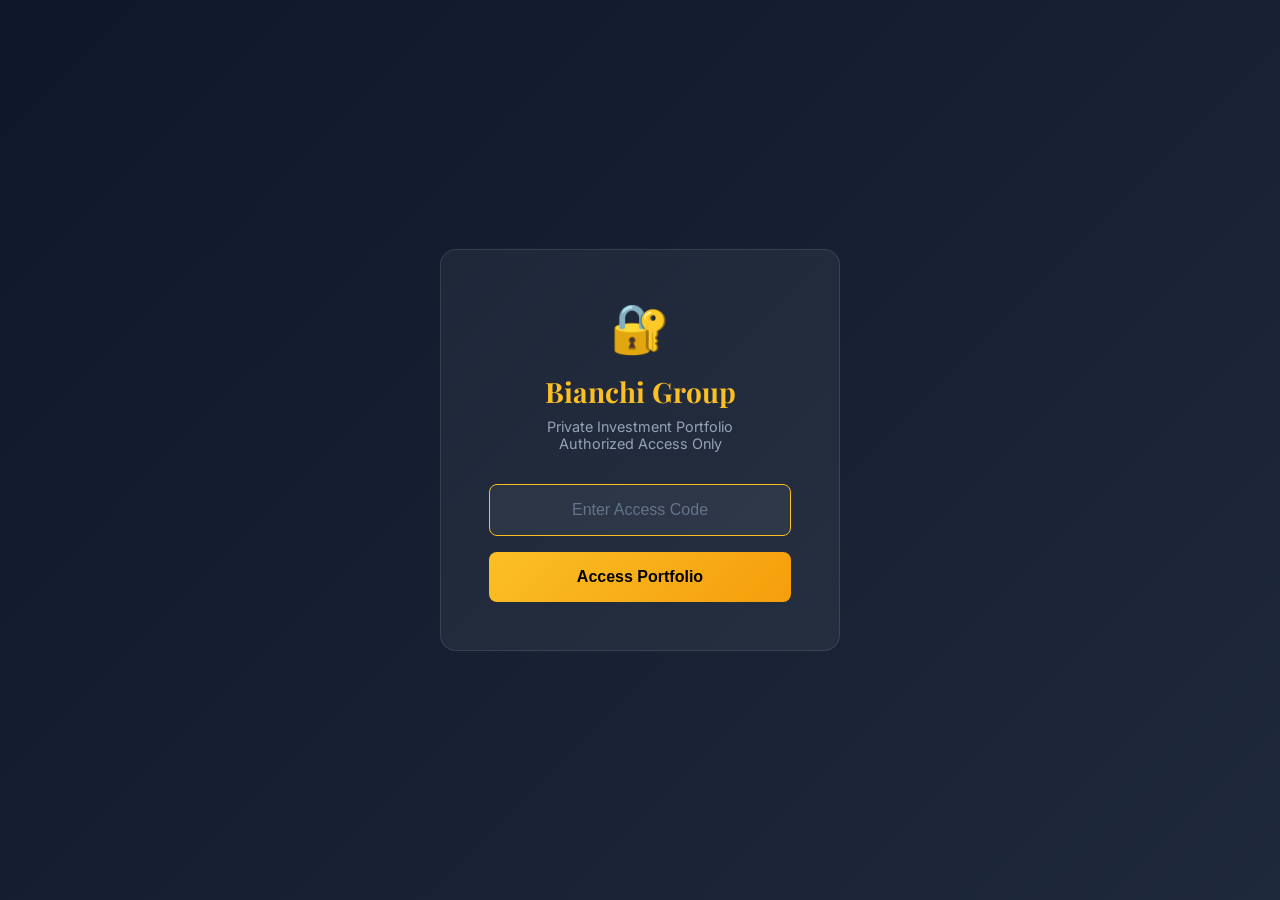
<file: projects/alamo-oakshire/index.html>
<!DOCTYPE html>
<html lang="en">
<head>
    <meta charset="UTF-8">
    <meta name="viewport" content="width=device-width, initial-scale=1.0">
    <title>Alamo Oakshire | 43% ROI - East Bay Luxury</title>
    <link rel="preconnect" href="https://fonts.googleapis.com">
    <link rel="preconnect" href="https://fonts.gstatic.com" crossorigin>
    <link href="https://fonts.googleapis.com/css2?family=Inter:wght@400;500;600;700&family=Playfair+Display:wght@400;500;600;700&display=swap" rel="stylesheet">
    <link rel="stylesheet" href="https://cdnjs.cloudflare.com/ajax/libs/font-awesome/6.4.0/css/all.min.css">
    <link rel="stylesheet" href="../../styles-v2.css">
</head>
<body>
    <script>
        if (sessionStorage.getItem("bianchi-auth") !== "true") {
            window.location.href = "/projects/";
        }
    </script>
    <nav class="nav" id="navbar"><div class="nav-container"><a href="#" class="nav-brand"><div class="nav-logo">AO</div><span class="nav-title">Alamo Oakshire</span></a><div class="nav-actions"><span class="nav-badge"><i class="fas fa-tree"></i> 43% ROI</span><a href="#contact" class="btn btn-primary btn-sm">Schedule Call</a></div></div></nav>
    <section class="hero"><div class="hero-bg"></div><div class="container"><div class="hero-content">
        <span class="hero-badge"><i class="fas fa-home"></i> Available | Alamo</span>
        <h1 class="hero-title"><span class="title-small">Contra Costa County, California</span><span class="title-main">Oakshire Drive</span><span class="title-accent">Alamo Luxury Custom</span></h1>
        <p class="hero-subtitle">Luxury custom in Alamo, one of the East Bay's most exclusive communities. 43% ROI with $1.9M profit potential.</p>
        <div class="pitch-cards"><div class="pitch-card"><div class="pitch-icon"><i class="fas fa-home"></i></div><div class="pitch-content"><span class="pitch-label">Property</span><span class="pitch-value">1 Luxury Custom</span></div></div><div class="pitch-card"><div class="pitch-icon"><i class="fas fa-dollar-sign"></i></div><div class="pitch-content"><span class="pitch-label">Project Cost</span><span class="pitch-value">$4.4M</span></div></div><div class="pitch-card"><div class="pitch-icon"><i class="fas fa-chart-line"></i></div><div class="pitch-content"><span class="pitch-label">Exit Value</span><span class="pitch-value">$6.3M</span></div></div></div>
        <div class="strategy-preview"><h3>Investment Strategy</h3><div class="strategy-cards"><div class="strategy-card featured"><span class="strategy-badge">Available</span><div class="strategy-header"><span class="strategy-label">Luxury Build</span><h4>Alamo Custom Home</h4></div><div class="strategy-metrics"><div class="metric"><span class="metric-value">$1.4M</span><span class="metric-label">Equity</span></div><div class="metric"><span class="metric-value">1.43x</span><span class="metric-label">Multiple</span></div><div class="metric"><span class="metric-value">43%</span><span class="metric-label">ROI</span></div></div><span class="strategy-timeline"><i class="far fa-clock"></i> 18-24 months</span></div></div></div>
        <div class="investment-min"><span class="min-label">Capital Ask</span><span class="min-value">$1,400,000</span></div>
        <div class="hero-ctas"><a href="#contact" class="btn btn-primary btn-lg"><i class="fas fa-calendar"></i> Schedule Call</a></div>
    </div><div class="hero-stats"><div class="stat-item"><span class="stat-number">43%</span><span class="stat-label">ROI</span></div><div class="stat-item"><span class="stat-number">$1.9M</span><span class="stat-label">Profit</span></div></div></div></section>
    <section class="section section-dark" id="returns"><div class="container"><div class="section-header"><span class="section-badge">Returns</span><h2>Investment Returns</h2></div><div class="returns-hero"><div class="return-card featured"><span class="return-label">ROI</span><span class="return-value">43%</span></div><div class="return-card"><span class="return-label">Multiple</span><span class="return-value">1.43x</span></div><div class="return-card"><span class="return-label">Profit</span><span class="return-value">$1.9M</span></div></div></div></section>
    <section class="section section-light" id="contact"><div class="container"><div class="section-header"><span class="section-badge">Next Steps</span><h2>Ready to Invest?</h2></div><div class="cta-cards"><div class="cta-card primary"><div class="cta-icon"><i class="fas fa-folder"></i></div><h4>Request Package</h4><a href="mailto:invest@bianchigroup.com" class="btn btn-primary">Request</a></div></div></div></section>
    <footer class="footer"><div class="container"><div class="footer-disclaimer"><p>For accredited investors only.</p></div><div class="footer-meta"><span>© 2026 Bianchi Group</span></div></div></footer>
    <script src="../../script-v2.js"></script>
</body>
</html>
</file>
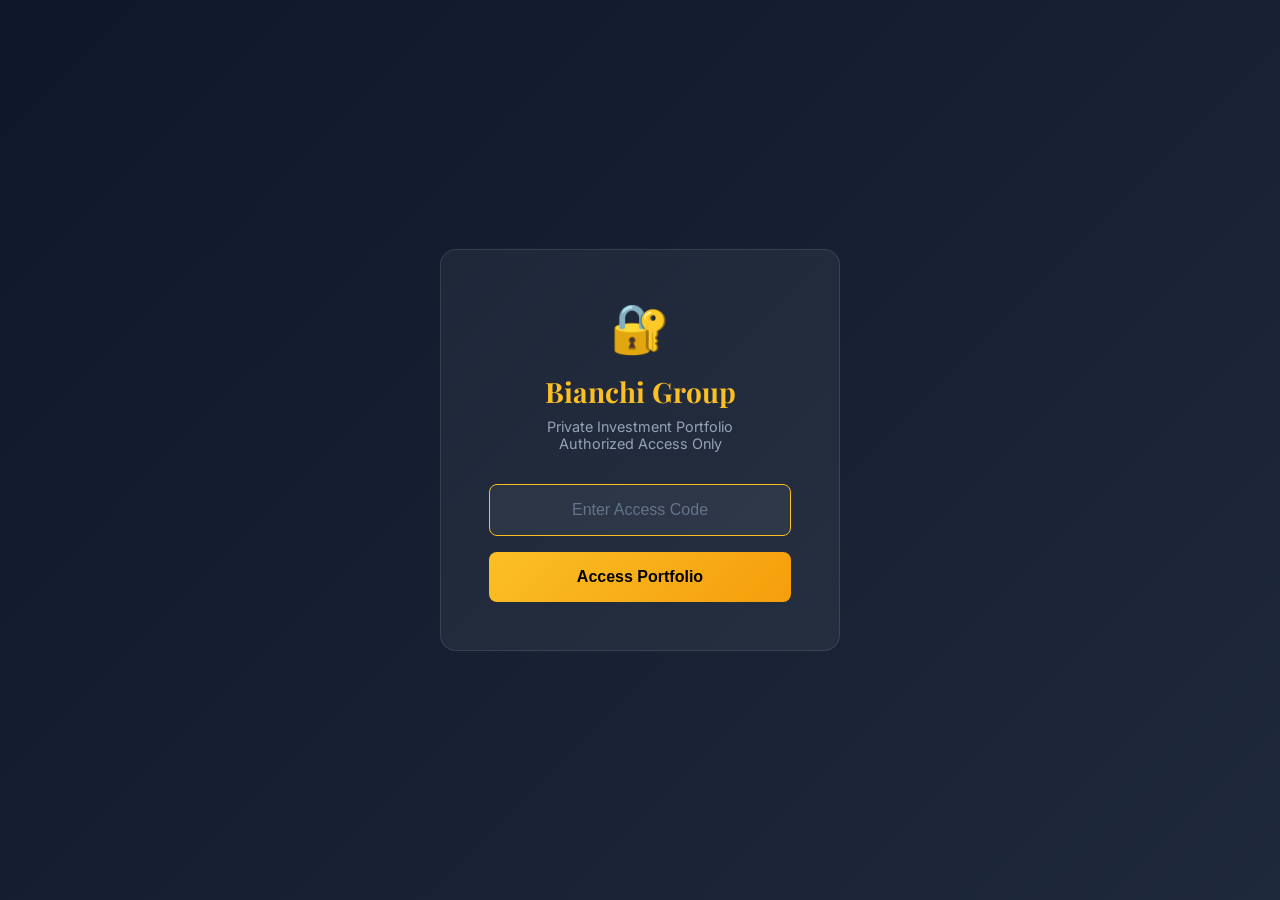
<file: projects/baldwin-lake/index.html>
<!DOCTYPE html>
<html lang="en">
<head>
    <meta charset="UTF-8">
    <meta name="viewport" content="width=device-width, initial-scale=1.0">
    <title>Baldwin Lake | 51% ROI - Folsom Custom Homes</title>
    <link rel="preconnect" href="https://fonts.googleapis.com">
    <link rel="preconnect" href="https://fonts.gstatic.com" crossorigin>
    <link href="https://fonts.googleapis.com/css2?family=Inter:wght@400;500;600;700&family=Playfair+Display:wght@400;500;600;700&family=JetBrains+Mono:wght@400;600;700&display=swap" rel="stylesheet">
    <link rel="stylesheet" href="https://cdnjs.cloudflare.com/ajax/libs/font-awesome/6.4.0/css/all.min.css">
    <link rel="stylesheet" href="../../styles-v2.css">
</head>
<body>
    <script>
        if (sessionStorage.getItem("bianchi-auth") !== "true") {
            window.location.href = "/projects/";
        }
    </script>
    <nav class="nav" id="navbar">
        <div class="nav-container">
            <a href="#" class="nav-brand"><div class="nav-logo">BL</div><span class="nav-title">Baldwin Lake</span></a>
            <div class="nav-links" id="nav-links"><a href="#overview">Overview</a><a href="#returns">Returns</a><a href="#contact">Contact</a></div>
            <div class="nav-actions">
                <span class="nav-badge"><i class="fas fa-hard-hat"></i> 51% ROI</span>
                <a href="#contact" class="btn btn-primary btn-sm">Schedule Call</a>
            </div>
            <button class="nav-toggle" id="nav-toggle"><span></span><span></span><span></span></button>
        </div>
    </nav>

    <section class="hero">
        <div class="hero-bg"></div>
        <div class="container">
            <div class="hero-content">
                <span class="hero-badge"><i class="fas fa-hard-hat"></i> Under Construction | 3 Customs</span>
                <h1 class="hero-title">
                    <span class="title-small">Sacramento County, California</span>
                    <span class="title-main">Baldwin Lake</span>
                    <span class="title-accent">3 Custom Homes - Folsom</span>
                </h1>
                <p class="hero-subtitle">3 custom homes under construction in Folsom's premium market. Lake proximity. $2.2M profit potential with 51% ROI.</p>
                
                <div class="pitch-cards">
                    <div class="pitch-card"><div class="pitch-icon"><i class="fas fa-home"></i></div><div class="pitch-content"><span class="pitch-label">Homes</span><span class="pitch-value">3 Custom</span></div></div>
                    <div class="pitch-card"><div class="pitch-icon"><i class="fas fa-dollar-sign"></i></div><div class="pitch-content"><span class="pitch-label">Project Cost</span><span class="pitch-value">$4.39M</span></div></div>
                    <div class="pitch-card"><div class="pitch-icon"><i class="fas fa-chart-line"></i></div><div class="pitch-content"><span class="pitch-label">Exit Value</span><span class="pitch-value">$6.6M</span></div></div>
                </div>
                
                <div class="strategy-preview">
                    <h3>Investment Strategy</h3>
                    <div class="strategy-cards">
                        <div class="strategy-card featured">
                            <span class="strategy-badge">Under Construction</span>
                            <div class="strategy-header"><span class="strategy-label">Custom Homes</span><h4>Build & Sell 3 Homes</h4></div>
                            <div class="strategy-metrics">
                                <div class="metric"><span class="metric-value">$1M</span><span class="metric-label">Equity</span></div>
                                <div class="metric"><span class="metric-value">2.22x</span><span class="metric-label">Multiple</span></div>
                                <div class="metric"><span class="metric-value">51%</span><span class="metric-label">ROI</span></div>
                            </div>
                            <p class="strategy-desc">Complete 3 custom homes at $2.2M each</p>
                            <span class="strategy-timeline"><i class="far fa-clock"></i> 12-18 months</span>
                        </div>
                    </div>
                </div>
                
                <div class="investment-min"><span class="min-label">Capital Ask</span><span class="min-value">$1,000,000</span></div>
                <div class="hero-ctas">
                    <a href="#contact" class="btn btn-primary btn-lg"><i class="fas fa-calendar"></i> Schedule Call</a>
                    <a href="#returns" class="btn btn-outline btn-lg"><i class="fas fa-chart-bar"></i> View Returns</a>
                </div>
            </div>
            
            <div class="hero-stats">
                <div class="stat-item"><span class="stat-number">51%</span><span class="stat-label">ROI</span></div>
                <div class="stat-item"><span class="stat-number">$2.2M</span><span class="stat-label">Profit</span></div>
                <div class="stat-item"><span class="stat-number">3</span><span class="stat-label">Homes</span></div>
                <div class="stat-item"><span class="stat-number">$2.2M</span><span class="stat-label">Per Home</span></div>
            </div>
        </div>
    </section>

    <section class="sss-section" id="overview">
        <div class="sss-overlay"></div>
        <div class="container">
            <div class="sss-hero">
                <span class="sss-label">Folsom, Sacramento County</span>
                <h2 class="sss-headline">Folsom Lake<br><span style="color: var(--gold-400);">Premium Market</span></h2>
                <p class="sss-subhead">Folsom = top schools, lake lifestyle, and strong appreciation. Premium custom home buyers seeking waterfront proximity.</p>
            </div>
            <div class="sss-stats">
                <div class="sss-stat highlight"><span class="sss-stat-value">51%</span><span class="sss-stat-label">ROI</span></div>
                <div class="sss-stat"><span class="sss-stat-value">$6.6M</span><span class="sss-stat-label">Exit</span></div>
                <div class="sss-stat"><span class="sss-stat-value">3</span><span class="sss-stat-label">Homes</span></div>
                <div class="sss-stat"><span class="sss-stat-value">Active</span><span class="sss-stat-label">Construction</span></div>
            </div>
        </div>
    </section>

    <section class="section section-dark" id="returns">
        <div class="container">
            <div class="section-header"><span class="section-badge">Returns</span><h2>Investment Returns</h2></div>
            <div class="returns-hero">
                <div class="return-card featured"><span class="return-label">ROI</span><span class="return-value">51%</span></div>
                <div class="return-card"><span class="return-label">Multiple</span><span class="return-value">2.22x</span></div>
                <div class="return-card"><span class="return-label">Profit</span><span class="return-value">$2.2M</span></div>
                <div class="return-card"><span class="return-label">Timeline</span><span class="return-value">12-18mo</span></div>
            </div>
        </div>
    </section>

    <section class="section section-light" id="contact">
        <div class="container">
            <div class="section-header"><span class="section-badge">Next Steps</span><h2>Ready to Invest?</h2></div>
            <div class="cta-cards">
                <div class="cta-card"><div class="cta-icon"><i class="fas fa-phone"></i></div><h4>Schedule Call</h4><a href="#" class="btn btn-outline">Book Time</a></div>
                <div class="cta-card primary"><div class="cta-icon"><i class="fas fa-folder"></i></div><h4>Request Package</h4><a href="#" class="btn btn-primary">Request</a></div>
                <div class="cta-card"><div class="cta-icon"><i class="fas fa-envelope"></i></div><h4>Email Us</h4><a href="mailto:invest@bianchigroup.com" class="btn btn-outline">Email</a></div>
            </div>
        </div>
    </section>

    <footer class="footer">
        <div class="container">
            <div class="footer-main"><div class="footer-brand"><div class="footer-logo">BL</div><span>Baldwin Lake</span></div></div>
            <div class="footer-disclaimer"><p>For accredited investors only.</p></div>
            <div class="footer-meta"><span>© 2026 Bianchi Group</span></div>
        </div>
    </footer>
    <script src="../../script-v2.js"></script>
</body>
</html>
</file>
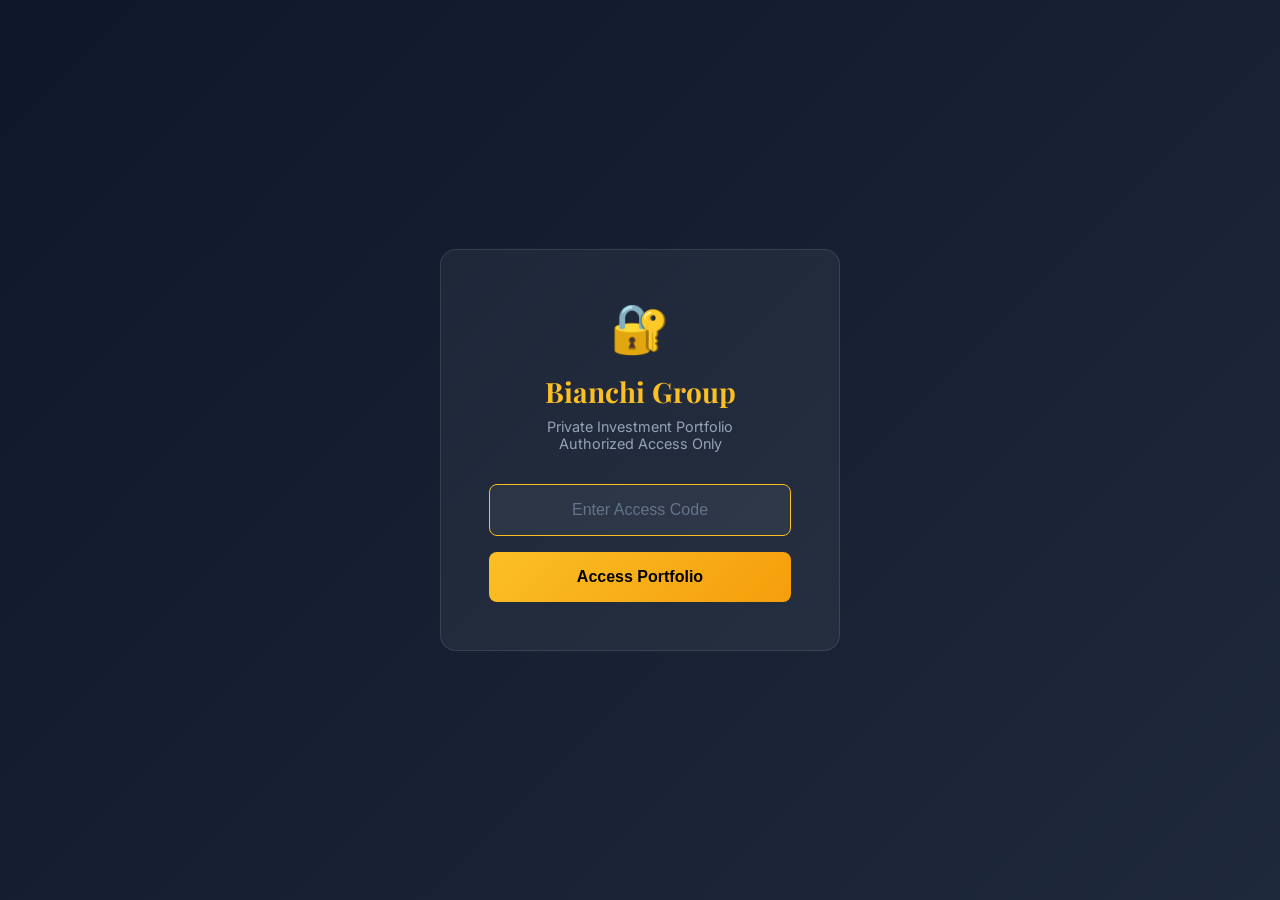
<file: projects/bankhead/index.html>
<!DOCTYPE html>
<html lang="en">
<head>
    <meta charset="UTF-8">
    <meta name="viewport" content="width=device-width, initial-scale=1.0">
    <title>Bankhead | 47% ROI - Loomis 6 Custom Lots</title>
    <link rel="preconnect" href="https://fonts.googleapis.com">
    <link rel="preconnect" href="https://fonts.gstatic.com" crossorigin>
    <link href="https://fonts.googleapis.com/css2?family=Inter:wght@400;500;600;700&family=Playfair+Display:wght@400;500;600;700&family=JetBrains+Mono:wght@400;600;700&display=swap" rel="stylesheet">
    <link rel="stylesheet" href="https://cdnjs.cloudflare.com/ajax/libs/font-awesome/6.4.0/css/all.min.css">
    <link rel="stylesheet" href="../../styles-v2.css">
</head>
<body>
    <script>
        if (sessionStorage.getItem("bianchi-auth") !== "true") {
            window.location.href = "/projects/";
        }
    </script>
    <nav class="nav" id="navbar">
        <div class="nav-container">
            <a href="#" class="nav-brand"><div class="nav-logo">BH</div><span class="nav-title">Bankhead</span></a>
            <div class="nav-links" id="nav-links"><a href="#overview">Overview</a><a href="#returns">Returns</a><a href="#contact">Contact</a></div>
            <div class="nav-actions">
                <span class="nav-badge"><i class="fas fa-gem"></i> $5.8M Profit</span>
                <a href="#contact" class="btn btn-primary btn-sm">Schedule Call</a>
            </div>
            <button class="nav-toggle" id="nav-toggle"><span></span><span></span><span></span></button>
        </div>
    </nav>

    <section class="hero">
        <div class="hero-bg"></div>
        <div class="container">
            <div class="hero-content">
                <span class="hero-badge"><i class="fas fa-key"></i> Owned | Loomis Premium</span>
                <h1 class="hero-title">
                    <span class="title-small">Placer County, California</span>
                    <span class="title-main">Bankhead</span>
                    <span class="title-accent">6 Custom Lots - Loomis</span>
                </h1>
                <p class="hero-subtitle">6 custom lots in Loomis' premium market. Already owned. $5.8M profit potential targeting $2.99M per lot.</p>
                
                <div class="pitch-cards">
                    <div class="pitch-card"><div class="pitch-icon"><i class="fas fa-map"></i></div><div class="pitch-content"><span class="pitch-label">Lot Count</span><span class="pitch-value">6 Lots</span></div></div>
                    <div class="pitch-card"><div class="pitch-icon"><i class="fas fa-dollar-sign"></i></div><div class="pitch-content"><span class="pitch-label">Project Cost</span><span class="pitch-value">$12.18M</span></div></div>
                    <div class="pitch-card"><div class="pitch-icon"><i class="fas fa-chart-line"></i></div><div class="pitch-content"><span class="pitch-label">Exit Value</span><span class="pitch-value">$17.94M</span></div></div>
                </div>
                
                <div class="strategy-preview">
                    <h3>Investment Strategy</h3>
                    <div class="strategy-cards">
                        <div class="strategy-card featured">
                            <span class="strategy-badge">Owned</span>
                            <div class="strategy-header"><span class="strategy-label">Lot Sales</span><h4>Finish & Sell 6 Lots</h4></div>
                            <div class="strategy-metrics">
                                <div class="metric"><span class="metric-value">$2M</span><span class="metric-label">Equity</span></div>
                                <div class="metric"><span class="metric-value">1.47x</span><span class="metric-label">Multiple</span></div>
                                <div class="metric"><span class="metric-value">47%</span><span class="metric-label">ROI</span></div>
                            </div>
                            <p class="strategy-desc">Complete lots, sell to Loomis custom builders at $2.99M</p>
                            <span class="strategy-timeline"><i class="far fa-clock"></i> 18-24 months</span>
                        </div>
                    </div>
                </div>
                
                <div class="investment-min"><span class="min-label">Capital Ask</span><span class="min-value">$2,000,000</span></div>
                <div class="hero-ctas">
                    <a href="#contact" class="btn btn-primary btn-lg"><i class="fas fa-calendar"></i> Schedule Call</a>
                    <a href="#returns" class="btn btn-outline btn-lg"><i class="fas fa-chart-bar"></i> View Returns</a>
                </div>
            </div>
            
            <div class="hero-stats">
                <div class="stat-item"><span class="stat-number">47%</span><span class="stat-label">ROI</span></div>
                <div class="stat-item"><span class="stat-number">$5.8M</span><span class="stat-label">Profit</span></div>
                <div class="stat-item"><span class="stat-number">6</span><span class="stat-label">Lots</span></div>
                <div class="stat-item"><span class="stat-number">$2.99M</span><span class="stat-label">Per Lot</span></div>
            </div>
        </div>
    </section>

    <section class="sss-section" id="overview">
        <div class="sss-overlay"></div>
        <div class="container">
            <div class="sss-hero">
                <span class="sss-label">Loomis, Placer County</span>
                <h2 class="sss-headline">Placer County's<br><span style="color: var(--gold-400);">Most Desirable Town</span></h2>
                <p class="sss-subhead">Loomis = small-town charm with premium pricing. Top schools, rural feel, 30 min to Sacramento. Custom lot demand exceeds supply.</p>
            </div>
            <div class="sss-stats">
                <div class="sss-stat highlight"><span class="sss-stat-value">$5.8M</span><span class="sss-stat-label">Profit</span></div>
                <div class="sss-stat"><span class="sss-stat-value">6</span><span class="sss-stat-label">Lots</span></div>
                <div class="sss-stat"><span class="sss-stat-value">47%</span><span class="sss-stat-label">ROI</span></div>
                <div class="sss-stat"><span class="sss-stat-value">Owned</span><span class="sss-stat-label">De-Risked</span></div>
            </div>
        </div>
    </section>

    <section class="section section-dark" id="returns">
        <div class="container">
            <div class="section-header"><span class="section-badge">Returns</span><h2>Investment Returns</h2></div>
            <div class="returns-hero">
                <div class="return-card featured"><span class="return-label">Profit</span><span class="return-value">$5.8M</span></div>
                <div class="return-card"><span class="return-label">ROI</span><span class="return-value">47%</span></div>
                <div class="return-card"><span class="return-label">Multiple</span><span class="return-value">1.47x</span></div>
                <div class="return-card"><span class="return-label">Per Lot</span><span class="return-value">$2.99M</span></div>
            </div>
        </div>
    </section>

    <section class="section section-light" id="contact">
        <div class="container">
            <div class="section-header"><span class="section-badge">Next Steps</span><h2>Ready to Invest?</h2></div>
            <div class="cta-cards">
                <div class="cta-card"><div class="cta-icon"><i class="fas fa-phone"></i></div><h4>Schedule Call</h4><a href="#" class="btn btn-outline">Book Time</a></div>
                <div class="cta-card primary"><div class="cta-icon"><i class="fas fa-folder"></i></div><h4>Request Package</h4><a href="#" class="btn btn-primary">Request</a></div>
                <div class="cta-card"><div class="cta-icon"><i class="fas fa-envelope"></i></div><h4>Email Us</h4><a href="mailto:invest@bianchigroup.com" class="btn btn-outline">Email</a></div>
            </div>
        </div>
    </section>

    <footer class="footer">
        <div class="container">
            <div class="footer-main"><div class="footer-brand"><div class="footer-logo">BH</div><span>Bankhead</span></div></div>
            <div class="footer-disclaimer"><p>For accredited investors only.</p></div>
            <div class="footer-meta"><span>© 2026 Bianchi Group</span></div>
        </div>
    </footer>
    <script src="../../script-v2.js"></script>
</body>
</html>
</file>
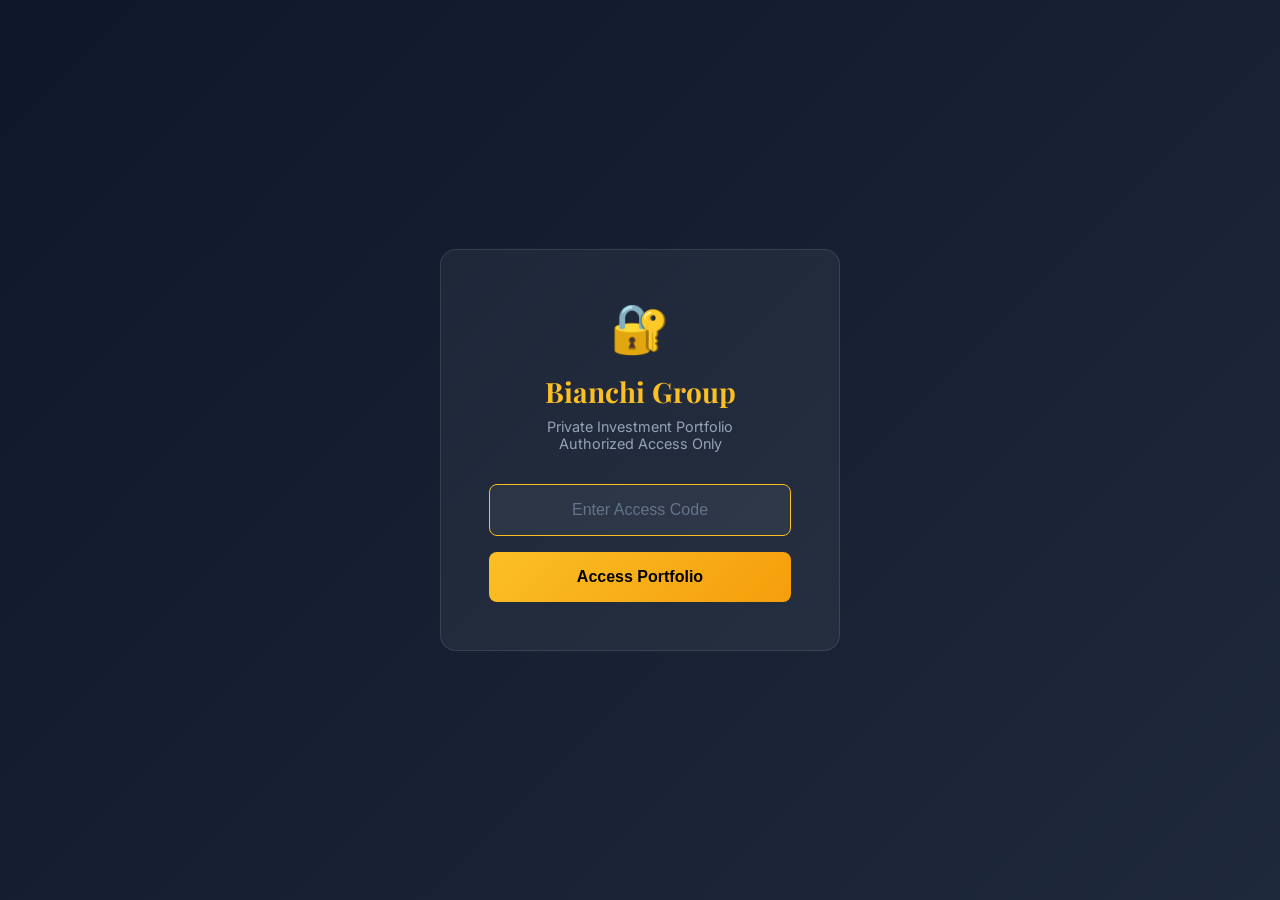
<file: projects/boulder-road/index.html>
<!DOCTYPE html>
<html lang="en">
<head>
    <meta charset="UTF-8">
    <meta name="viewport" content="width=device-width, initial-scale=1.0">
    <meta name="description" content="Boulder Road - 85% ROI | 15 Custom Lots | Granite Bay | $3.5M Equity | Bianchi Group">
    <title>Boulder Road | 85% ROI - Granite Bay Custom Lots</title>
    
    <link rel="preconnect" href="https://fonts.googleapis.com">
    <link rel="preconnect" href="https://fonts.gstatic.com" crossorigin>
    <link href="https://fonts.googleapis.com/css2?family=Inter:wght@400;500;600;700&family=Playfair+Display:wght@400;500;600;700&family=JetBrains+Mono:wght@400;600;700&display=swap" rel="stylesheet">
    <link rel="stylesheet" href="https://cdnjs.cloudflare.com/ajax/libs/font-awesome/6.4.0/css/all.min.css">
    <link rel="stylesheet" href="../../styles-v2.css">
</head>
<body>
    <script>
        if (sessionStorage.getItem("bianchi-auth") !== "true") {
            window.location.href = "/projects/";
        }
    </script>
    <nav class="nav" id="navbar">
        <div class="nav-container">
            <a href="#" class="nav-brand">
                <div class="nav-logo">BR</div>
                <span class="nav-title">Boulder Road</span>
            </a>
            <div class="nav-links" id="nav-links">
                <a href="#overview">Overview</a>
                <a href="#returns">Returns</a>
                <a href="#contact">Contact</a>
            </div>
            <div class="nav-actions">
                <span class="nav-badge"><i class="fas fa-star"></i> 85% ROI</span>
                <a href="#contact" class="btn btn-primary btn-sm">Schedule Call</a>
            </div>
            <button class="nav-toggle" id="nav-toggle"><span></span><span></span><span></span></button>
        </div>
    </nav>

    <section class="hero">
        <div class="hero-bg"></div>
        <div class="container">
            <div class="hero-content">
                <span class="hero-badge"><i class="fas fa-gem"></i> Entitled Custom Lots | Tentative Map Approved</span>
                
                <h1 class="hero-title">
                    <span class="title-small">Placer County, California</span>
                    <span class="title-main">Boulder Road</span>
                    <span class="title-accent">15 Custom Estate Lots</span>
                </h1>
                
                <p class="hero-subtitle">
                    Rare entitled subdivision in Granite Bay — California's most exclusive suburb. Tentative Map approved. 15 estate-sized custom lots ready for development.
                </p>
                
                <div class="pitch-cards">
                    <div class="pitch-card">
                        <div class="pitch-icon"><i class="fas fa-file-contract"></i></div>
                        <div class="pitch-content">
                            <span class="pitch-label">Entitlement Status</span>
                            <span class="pitch-value">Tentative Map ✓</span>
                        </div>
                    </div>
                    <div class="pitch-card">
                        <div class="pitch-icon"><i class="fas fa-dollar-sign"></i></div>
                        <div class="pitch-content">
                            <span class="pitch-label">Total Project Cost</span>
                            <span class="pitch-value">$6.85M</span>
                        </div>
                    </div>
                    <div class="pitch-card">
                        <div class="pitch-icon"><i class="fas fa-chart-line"></i></div>
                        <div class="pitch-content">
                            <span class="pitch-label">Projected Exit</span>
                            <span class="pitch-value">$12.7M</span>
                        </div>
                    </div>
                </div>
                
                <div class="strategy-preview">
                    <h3>Investment Strategy</h3>
                    <div class="strategy-cards">
                        <div class="strategy-card featured" data-strategy="lots">
                            <span class="strategy-badge">Highest ROI</span>
                            <div class="strategy-header">
                                <span class="strategy-label">Lot Sales</span>
                                <h4>Finish & Sell to Builders</h4>
                            </div>
                            <div class="strategy-metrics">
                                <div class="metric">
                                    <span class="metric-value">$3.5M</span>
                                    <span class="metric-label">Equity</span>
                                </div>
                                <div class="metric">
                                    <span class="metric-value">2.67x</span>
                                    <span class="metric-label">Multiple</span>
                                </div>
                                <div class="metric">
                                    <span class="metric-value">85%</span>
                                    <span class="metric-label">ROI</span>
                                </div>
                            </div>
                            <p class="strategy-desc">Complete infrastructure, sell finished lots to custom home builders</p>
                            <span class="strategy-timeline"><i class="far fa-clock"></i> 18-24 month hold</span>
                        </div>
                        
                        <div class="strategy-card" data-strategy="vertical">
                            <div class="strategy-header">
                                <span class="strategy-label">Alternative</span>
                                <h4>Builder JV</h4>
                            </div>
                            <div class="strategy-metrics">
                                <div class="metric">
                                    <span class="metric-value">$15M+</span>
                                    <span class="metric-label">Equity</span>
                                </div>
                                <div class="metric">
                                    <span class="metric-value">2.5x+</span>
                                    <span class="metric-label">Multiple</span>
                                </div>
                                <div class="metric">
                                    <span class="metric-value">100%+</span>
                                    <span class="metric-label">ROI</span>
                                </div>
                            </div>
                            <p class="strategy-desc">Partner with luxury builder for $3M-$5M homes</p>
                            <span class="strategy-timeline"><i class="far fa-clock"></i> 36-48 months</span>
                        </div>
                    </div>
                </div>
                
                <div class="investment-min">
                    <span class="min-label">Equity Required</span>
                    <span class="min-value">$3,500,000</span>
                    <span class="min-note">Like Vista Lake Estates</span>
                </div>
                
                <div class="hero-ctas">
                    <a href="#contact" class="btn btn-primary btn-lg"><i class="fas fa-calendar"></i> Schedule Investor Call</a>
                    <a href="#details" class="btn btn-outline btn-lg"><i class="fas fa-info-circle"></i> View Details</a>
                </div>
            </div>
            
            <div class="hero-stats">
                <div class="stat-item">
                    <span class="stat-number">85%</span>
                    <span class="stat-label">Projected ROI</span>
                </div>
                <div class="stat-item">
                    <span class="stat-number">$5.9M</span>
                    <span class="stat-label">Profit Potential</span>
                </div>
                <div class="stat-item">
                    <span class="stat-number">15</span>
                    <span class="stat-label">Custom Lots</span>
                </div>
                <div class="stat-item">
                    <span class="stat-number">97%</span>
                    <span class="stat-label">GB Built Out</span>
                </div>
            </div>
        </div>
        <div class="scroll-indicator"><span>Scroll to explore</span><i class="fas fa-chevron-down"></i></div>
    </section>

    <section class="sss-section" id="overview">
        <div class="sss-overlay"></div>
        <div class="container">
            <div class="sss-hero">
                <span class="sss-label">The Investment Thesis</span>
                <h2 class="sss-headline">Granite Bay: California's<br><span style="color: var(--gold-400);">Most Exclusive Suburb</span></h2>
                <p class="sss-subhead">97% built out. No new Tentative Maps approved in 5+ years. Boulder Road is one of the last opportunities to develop in Granite Bay.</p>
            </div>
            
            <div class="sss-stats">
                <div class="sss-stat highlight"><span class="sss-stat-value">85%</span><span class="sss-stat-label">Projected ROI</span></div>
                <div class="sss-stat"><span class="sss-stat-value">15</span><span class="sss-stat-label">Estate Lots</span></div>
                <div class="sss-stat"><span class="sss-stat-value">97%</span><span class="sss-stat-label">Built Out</span></div>
                <div class="sss-stat"><span class="sss-stat-value">$12.7M</span><span class="sss-stat-label">Exit Value</span></div>
            </div>
            
            <div class="sss-scale">
                <h3 class="sss-section-title">Why Boulder Road?</h3>
                <div class="scale-tiers">
                    <div class="scale-tier featured">
                        <span class="tier-badge">Entitled</span>
                        <div class="tier-header">
                            <span class="tier-amount"><i class="fas fa-file-contract"></i></span>
                            <span class="tier-label">Tentative Map Approved</span>
                        </div>
                        <div class="tier-content">
                            <ul>
                                <li><strong>Bypass 3-5 year</strong> entitlement process</li>
                                <li><strong>$500K+ in soft costs</strong> already spent</li>
                                <li><strong>Engineering complete</strong> — ready to build</li>
                                <li><strong>CEQA cleared</strong> — no environmental risk</li>
                            </ul>
                            <div class="tier-outcome"><span>$1M+ entitlement value embedded</span></div>
                        </div>
                    </div>
                    
                    <div class="scale-tier">
                        <div class="tier-header">
                            <span class="tier-amount"><i class="fas fa-gem"></i></span>
                            <span class="tier-label">Granite Bay Scarcity</span>
                        </div>
                        <div class="tier-content">
                            <ul>
                                <li><strong>97% built out</strong> — almost no land left</li>
                                <li><strong>$3M-$5M homes</strong> surrounding the site</li>
                                <li><strong>Top schools</strong> — Granite Bay High</li>
                                <li><strong>Horse country</strong> — equestrian buyers</li>
                            </ul>
                            <div class="tier-outcome"><span>Similar to Vista Lake Estates</span></div>
                        </div>
                    </div>
                </div>
            </div>
            
            <div class="sss-invitation">
                <div class="invitation-border"></div>
                <div class="invitation-content">
                    <span class="invitation-label">Rare Opportunity</span>
                    <p class="invitation-text">Own one of the <strong>last entitled subdivisions</strong> in Granite Bay. <strong>$3.5M equity</strong> for 15 custom lots in California's most exclusive suburb.</p>
                    <a href="#contact" class="btn btn-gold btn-lg"><i class="fas fa-phone"></i> Request Details</a>
                </div>
                <div class="invitation-border"></div>
            </div>
        </div>
    </section>

    <section class="section section-dark" id="returns">
        <div class="container">
            <div class="section-header">
                <span class="section-badge">Returns Analysis</span>
                <h2>Investment Returns</h2>
            </div>
            <div class="returns-hero">
                <div class="return-card featured"><span class="return-label">Total Return</span><span class="return-value">85%</span></div>
                <div class="return-card"><span class="return-label">Equity Multiple</span><span class="return-value">2.67x</span></div>
                <div class="return-card"><span class="return-label">Hold Period</span><span class="return-value">18-24</span></div>
                <div class="return-card"><span class="return-label">Profit</span><span class="return-value">$5.9M</span></div>
            </div>
            
            <div class="vertical-advantage">
                <h4><i class="fas fa-star"></i> Why This Deal Stands Out</h4>
                <div class="advantage-grid">
                    <div class="advantage-item"><span class="adv-number">85%</span><span class="adv-label">ROI (3rd highest)</span></div>
                    <div class="advantage-item"><span class="adv-number">Entitled</span><span class="adv-label">Map Approved</span></div>
                    <div class="advantage-item"><span class="adv-number">$847K</span><span class="adv-label">Profit/Lot</span></div>
                </div>
            </div>
        </div>
    </section>

    <section class="section section-light" id="contact">
        <div class="container">
            <div class="section-header">
                <span class="section-badge">Next Steps</span>
                <h2>Ready to Invest?</h2>
            </div>
            <div class="cta-cards">
                <div class="cta-card"><div class="cta-icon"><i class="fas fa-phone"></i></div><h4>Schedule Call</h4><p>15-minute intro</p><a href="#" class="btn btn-outline">Book Time</a></div>
                <div class="cta-card primary"><div class="cta-icon"><i class="fas fa-handshake"></i></div><h4>Request Package</h4><p>Full investment docs</p><a href="#" class="btn btn-primary">Request</a></div>
                <div class="cta-card"><div class="cta-icon"><i class="fas fa-envelope"></i></div><h4>Email Us</h4><p>Questions?</p><a href="mailto:invest@bianchigroup.com" class="btn btn-outline">Email</a></div>
            </div>
        </div>
    </section>

    <footer class="footer">
        <div class="container">
            <div class="footer-main"><div class="footer-brand"><div class="footer-logo">BR</div><span>Boulder Road</span></div></div>
            <div class="footer-disclaimer"><p>Investment Disclaimer</p><p>For accredited investors only. Past performance not indicative of future results.</p></div>
            <div class="footer-meta"><span>© 2026 Bianchi Group</span><span>January 2026</span></div>
        </div>
    </footer>

    <div class="mobile-cta">
        <a href="tel:9165550100" class="mobile-btn"><i class="fas fa-phone"></i></a>
        <a href="#contact" class="mobile-btn primary">Schedule Call</a>
    </div>

    <script src="../../script-v2.js"></script>
</body>
</html>
</file>
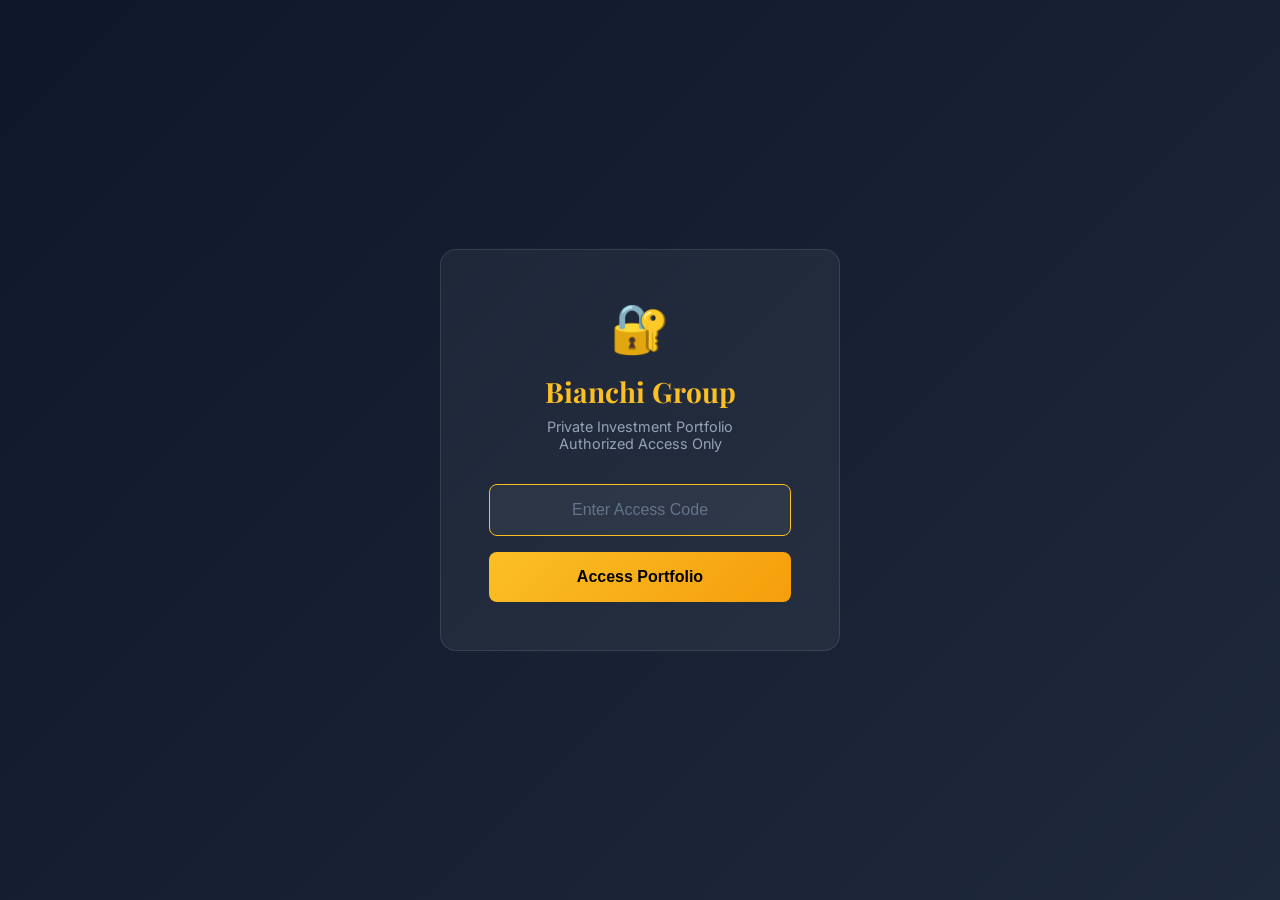
<file: projects/brady-lane/index.html>
<!DOCTYPE html>
<html lang="en">
<head>
    <meta charset="UTF-8">
    <meta name="viewport" content="width=device-width, initial-scale=1.0">
    <title>Brady Lane | 42% ROI - Roseville 9 Lots</title>
    <link rel="preconnect" href="https://fonts.googleapis.com">
    <link rel="preconnect" href="https://fonts.gstatic.com" crossorigin>
    <link href="https://fonts.googleapis.com/css2?family=Inter:wght@400;500;600;700&family=Playfair+Display:wght@400;500;600;700&family=JetBrains+Mono:wght@400;600;700&display=swap" rel="stylesheet">
    <link rel="stylesheet" href="https://cdnjs.cloudflare.com/ajax/libs/font-awesome/6.4.0/css/all.min.css">
    <link rel="stylesheet" href="../../styles-v2.css">
</head>
<body>
    <script>
        if (sessionStorage.getItem("bianchi-auth") !== "true") {
            window.location.href = "/projects/";
        }
    </script>
    <nav class="nav" id="navbar">
        <div class="nav-container">
            <a href="#" class="nav-brand"><div class="nav-logo">BL</div><span class="nav-title">Brady Lane</span></a>
            <div class="nav-links" id="nav-links"><a href="#overview">Overview</a><a href="#returns">Returns</a><a href="#contact">Contact</a></div>
            <div class="nav-actions">
                <span class="nav-badge"><i class="fas fa-hard-hat"></i> 42% ROI</span>
                <a href="#contact" class="btn btn-primary btn-sm">Schedule Call</a>
            </div>
            <button class="nav-toggle" id="nav-toggle"><span></span><span></span><span></span></button>
        </div>
    </nav>

    <section class="hero">
        <div class="hero-bg"></div>
        <div class="container">
            <div class="hero-content">
                <span class="hero-badge"><i class="fas fa-hard-hat"></i> Under Construction | 9 Lots</span>
                <h1 class="hero-title">
                    <span class="title-small">Placer County, California</span>
                    <span class="title-main">Brady Lane</span>
                    <span class="title-accent">9 Lot Subdivision - Roseville</span>
                </h1>
                <p class="hero-subtitle">9-lot subdivision under construction in Roseville growth market. $3.4M profit potential with infrastructure in progress.</p>
                
                <div class="pitch-cards">
                    <div class="pitch-card"><div class="pitch-icon"><i class="fas fa-map"></i></div><div class="pitch-content"><span class="pitch-label">Lot Count</span><span class="pitch-value">9 Lots</span></div></div>
                    <div class="pitch-card"><div class="pitch-icon"><i class="fas fa-dollar-sign"></i></div><div class="pitch-content"><span class="pitch-label">Project Cost</span><span class="pitch-value">$7.9M</span></div></div>
                    <div class="pitch-card"><div class="pitch-icon"><i class="fas fa-chart-line"></i></div><div class="pitch-content"><span class="pitch-label">Exit Value</span><span class="pitch-value">$11.25M</span></div></div>
                </div>
                
                <div class="strategy-preview">
                    <h3>Investment Strategy</h3>
                    <div class="strategy-cards">
                        <div class="strategy-card featured">
                            <span class="strategy-badge">Under Construction</span>
                            <div class="strategy-header"><span class="strategy-label">Lot Sales</span><h4>Finish & Sell 9 Lots</h4></div>
                            <div class="strategy-metrics">
                                <div class="metric"><span class="metric-value">$1M</span><span class="metric-label">Equity</span></div>
                                <div class="metric"><span class="metric-value">2.42x</span><span class="metric-label">Multiple</span></div>
                                <div class="metric"><span class="metric-value">42%</span><span class="metric-label">ROI</span></div>
                            </div>
                            <p class="strategy-desc">Complete infrastructure, sell to builders at $1.25M/lot</p>
                            <span class="strategy-timeline"><i class="far fa-clock"></i> 12-18 months</span>
                        </div>
                    </div>
                </div>
                
                <div class="investment-min"><span class="min-label">Capital Ask</span><span class="min-value">$1,000,000</span></div>
                <div class="hero-ctas">
                    <a href="#contact" class="btn btn-primary btn-lg"><i class="fas fa-calendar"></i> Schedule Call</a>
                    <a href="#returns" class="btn btn-outline btn-lg"><i class="fas fa-chart-bar"></i> View Returns</a>
                </div>
            </div>
            
            <div class="hero-stats">
                <div class="stat-item"><span class="stat-number">42%</span><span class="stat-label">ROI</span></div>
                <div class="stat-item"><span class="stat-number">$3.4M</span><span class="stat-label">Profit</span></div>
                <div class="stat-item"><span class="stat-number">9</span><span class="stat-label">Lots</span></div>
                <div class="stat-item"><span class="stat-number">$1.25M</span><span class="stat-label">Per Lot</span></div>
            </div>
        </div>
    </section>

    <section class="sss-section" id="overview">
        <div class="sss-overlay"></div>
        <div class="container">
            <div class="sss-hero">
                <span class="sss-label">Roseville, Placer County</span>
                <h2 class="sss-headline">Placer County's<br><span style="color: var(--gold-400);">Premier Growth Market</span></h2>
                <p class="sss-subhead">Roseville consistently ranks among California's best places to live. Strong job growth, top schools, and high demand for new housing.</p>
            </div>
            <div class="sss-stats">
                <div class="sss-stat highlight"><span class="sss-stat-value">42%</span><span class="sss-stat-label">ROI</span></div>
                <div class="sss-stat"><span class="sss-stat-value">$11.25M</span><span class="sss-stat-label">Exit</span></div>
                <div class="sss-stat"><span class="sss-stat-value">9</span><span class="sss-stat-label">Lots</span></div>
                <div class="sss-stat"><span class="sss-stat-value">Active</span><span class="sss-stat-label">Construction</span></div>
            </div>
        </div>
    </section>

    <section class="section section-dark" id="returns">
        <div class="container">
            <div class="section-header"><span class="section-badge">Returns</span><h2>Investment Returns</h2></div>
            <div class="returns-hero">
                <div class="return-card featured"><span class="return-label">ROI</span><span class="return-value">42%</span></div>
                <div class="return-card"><span class="return-label">Multiple</span><span class="return-value">2.42x</span></div>
                <div class="return-card"><span class="return-label">Profit</span><span class="return-value">$3.4M</span></div>
                <div class="return-card"><span class="return-label">Timeline</span><span class="return-value">12-18mo</span></div>
            </div>
        </div>
    </section>

    <section class="section section-light" id="contact">
        <div class="container">
            <div class="section-header"><span class="section-badge">Next Steps</span><h2>Ready to Invest?</h2></div>
            <div class="cta-cards">
                <div class="cta-card"><div class="cta-icon"><i class="fas fa-phone"></i></div><h4>Schedule Call</h4><a href="#" class="btn btn-outline">Book Time</a></div>
                <div class="cta-card primary"><div class="cta-icon"><i class="fas fa-folder"></i></div><h4>Request Package</h4><a href="#" class="btn btn-primary">Request</a></div>
                <div class="cta-card"><div class="cta-icon"><i class="fas fa-envelope"></i></div><h4>Email Us</h4><a href="mailto:invest@bianchigroup.com" class="btn btn-outline">Email</a></div>
            </div>
        </div>
    </section>

    <footer class="footer">
        <div class="container">
            <div class="footer-main"><div class="footer-brand"><div class="footer-logo">BL</div><span>Brady Lane</span></div></div>
            <div class="footer-disclaimer"><p>For accredited investors only.</p></div>
            <div class="footer-meta"><span>© 2026 Bianchi Group</span></div>
        </div>
    </footer>
    <script src="../../script-v2.js"></script>
</body>
</html>
</file>
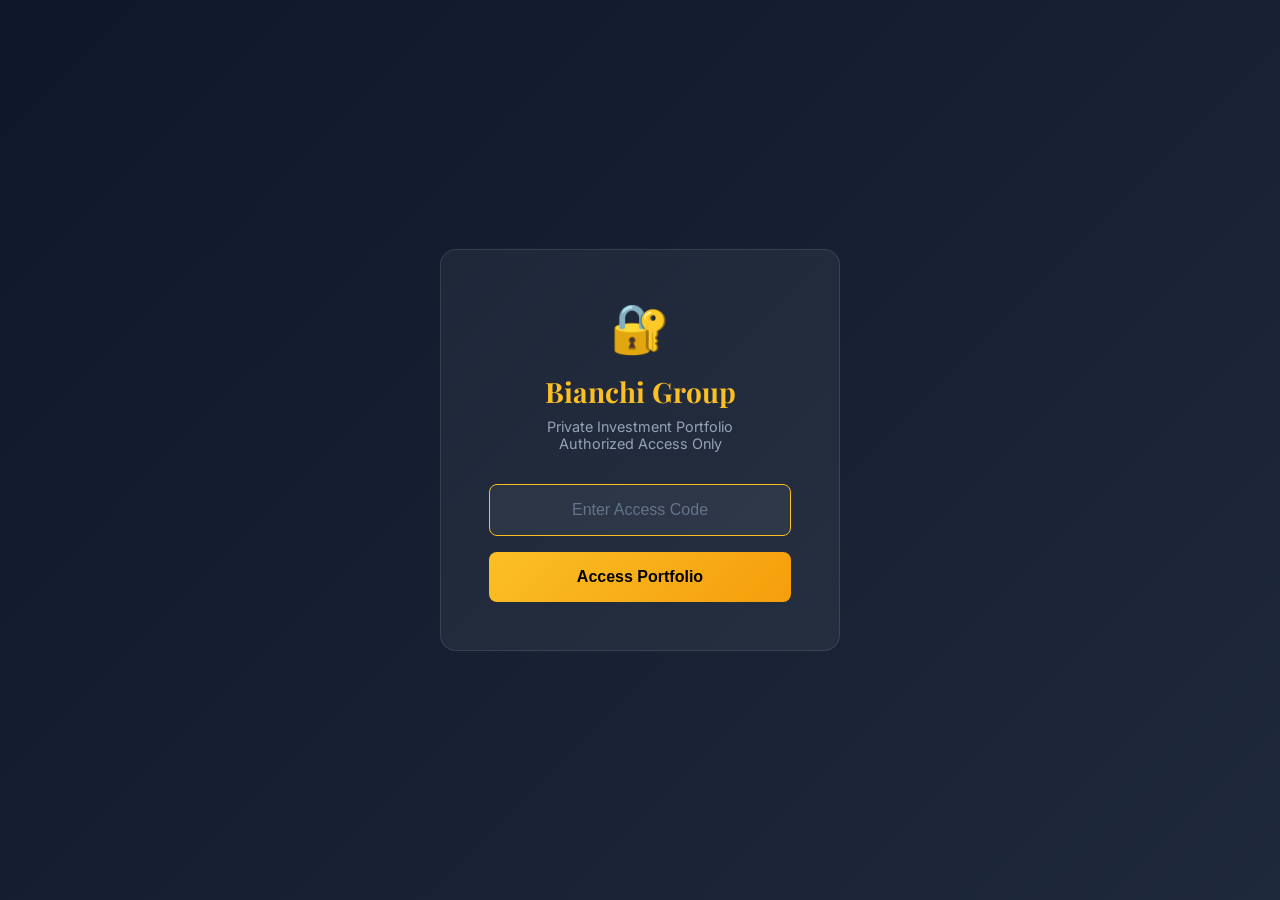
<file: projects/brentwood/index.html>
<!DOCTYPE html>
<html lang="en">
<head>
    <meta charset="UTF-8">
    <meta name="viewport" content="width=device-width, initial-scale=1.0">
    <title>Brentwood | 52% ROI - 8 Lot Development</title>
    <link rel="preconnect" href="https://fonts.googleapis.com">
    <link rel="preconnect" href="https://fonts.gstatic.com" crossorigin>
    <link href="https://fonts.googleapis.com/css2?family=Inter:wght@400;500;600;700&family=Playfair+Display:wght@400;500;600;700&family=JetBrains+Mono:wght@400;600;700&display=swap" rel="stylesheet">
    <link rel="stylesheet" href="https://cdnjs.cloudflare.com/ajax/libs/font-awesome/6.4.0/css/all.min.css">
    <link rel="stylesheet" href="../../styles-v2.css">
</head>
<body>
    <script>
        if (sessionStorage.getItem("bianchi-auth") !== "true") {
            window.location.href = "/projects/";
        }
    </script>
    <nav class="nav" id="navbar">
        <div class="nav-container">
            <a href="#" class="nav-brand"><div class="nav-logo">BW</div><span class="nav-title">Brentwood</span></a>
            <div class="nav-links" id="nav-links"><a href="#overview">Overview</a><a href="#returns">Returns</a><a href="#contact">Contact</a></div>
            <div class="nav-actions">
                <span class="nav-badge"><i class="fas fa-hard-hat"></i> 52% ROI</span>
                <a href="#contact" class="btn btn-primary btn-sm">Schedule Call</a>
            </div>
            <button class="nav-toggle" id="nav-toggle"><span></span><span></span><span></span></button>
        </div>
    </nav>

    <section class="hero">
        <div class="hero-bg"></div>
        <div class="container">
            <div class="hero-content">
                <span class="hero-badge"><i class="fas fa-hard-hat"></i> Under Construction | 8 Lots</span>
                <h1 class="hero-title">
                    <span class="title-small">Contra Costa County, California</span>
                    <span class="title-main">Brentwood</span>
                    <span class="title-accent">8 Lot Subdivision</span>
                </h1>
                <p class="hero-subtitle">8-lot subdivision under construction in Brentwood growth market. $5.1M profit potential with 52% ROI.</p>
                
                <div class="pitch-cards">
                    <div class="pitch-card"><div class="pitch-icon"><i class="fas fa-map"></i></div><div class="pitch-content"><span class="pitch-label">Lot Count</span><span class="pitch-value">8 Lots</span></div></div>
                    <div class="pitch-card"><div class="pitch-icon"><i class="fas fa-dollar-sign"></i></div><div class="pitch-content"><span class="pitch-label">Project Cost</span><span class="pitch-value">$9.8M</span></div></div>
                    <div class="pitch-card"><div class="pitch-icon"><i class="fas fa-chart-line"></i></div><div class="pitch-content"><span class="pitch-label">Exit Value</span><span class="pitch-value">$14.9M</span></div></div>
                </div>
                
                <div class="strategy-preview">
                    <h3>Investment Strategy</h3>
                    <div class="strategy-cards">
                        <div class="strategy-card featured">
                            <span class="strategy-badge">Under Construction</span>
                            <div class="strategy-header"><span class="strategy-label">Lot Sales</span><h4>Finish & Sell to Builders</h4></div>
                            <div class="strategy-metrics">
                                <div class="metric"><span class="metric-value">$1.5M</span><span class="metric-label">Equity</span></div>
                                <div class="metric"><span class="metric-value">2.52x</span><span class="metric-label">Multiple</span></div>
                                <div class="metric"><span class="metric-value">52%</span><span class="metric-label">ROI</span></div>
                            </div>
                            <p class="strategy-desc">Complete improvements, sell finished lots to builders</p>
                            <span class="strategy-timeline"><i class="far fa-clock"></i> 12-18 months</span>
                        </div>
                    </div>
                </div>
                
                <div class="investment-min"><span class="min-label">Capital Ask</span><span class="min-value">$1,500,000</span></div>
                <div class="hero-ctas">
                    <a href="#contact" class="btn btn-primary btn-lg"><i class="fas fa-calendar"></i> Schedule Call</a>
                    <a href="#returns" class="btn btn-outline btn-lg"><i class="fas fa-chart-bar"></i> View Returns</a>
                </div>
            </div>
            
            <div class="hero-stats">
                <div class="stat-item"><span class="stat-number">52%</span><span class="stat-label">ROI</span></div>
                <div class="stat-item"><span class="stat-number">$5.1M</span><span class="stat-label">Profit</span></div>
                <div class="stat-item"><span class="stat-number">8</span><span class="stat-label">Lots</span></div>
                <div class="stat-item"><span class="stat-number">$1.86M</span><span class="stat-label">Per Lot</span></div>
            </div>
        </div>
    </section>

    <section class="sss-section" id="overview">
        <div class="sss-overlay"></div>
        <div class="container">
            <div class="sss-hero">
                <span class="sss-label">Brentwood, Contra Costa County</span>
                <h2 class="sss-headline">East Bay's<br><span style="color: var(--gold-400);">Fastest Growing Market</span></h2>
                <p class="sss-subhead">Brentwood is one of the Bay Area's hottest growth markets. Under construction = reduced timeline risk with strong demand.</p>
            </div>
            <div class="sss-stats">
                <div class="sss-stat highlight"><span class="sss-stat-value">52%</span><span class="sss-stat-label">ROI</span></div>
                <div class="sss-stat"><span class="sss-stat-value">$14.9M</span><span class="sss-stat-label">Exit</span></div>
                <div class="sss-stat"><span class="sss-stat-value">8</span><span class="sss-stat-label">Lots</span></div>
                <div class="sss-stat"><span class="sss-stat-value">Active</span><span class="sss-stat-label">Construction</span></div>
            </div>
        </div>
    </section>

    <section class="section section-dark" id="returns">
        <div class="container">
            <div class="section-header"><span class="section-badge">Returns</span><h2>Investment Returns</h2></div>
            <div class="returns-hero">
                <div class="return-card featured"><span class="return-label">ROI</span><span class="return-value">52%</span></div>
                <div class="return-card"><span class="return-label">Multiple</span><span class="return-value">2.52x</span></div>
                <div class="return-card"><span class="return-label">Profit</span><span class="return-value">$5.1M</span></div>
                <div class="return-card"><span class="return-label">Timeline</span><span class="return-value">12-18mo</span></div>
            </div>
        </div>
    </section>

    <section class="section section-light" id="contact">
        <div class="container">
            <div class="section-header"><span class="section-badge">Next Steps</span><h2>Ready to Invest?</h2></div>
            <div class="cta-cards">
                <div class="cta-card"><div class="cta-icon"><i class="fas fa-phone"></i></div><h4>Schedule Call</h4><a href="#" class="btn btn-outline">Book Time</a></div>
                <div class="cta-card primary"><div class="cta-icon"><i class="fas fa-folder"></i></div><h4>Request Package</h4><a href="#" class="btn btn-primary">Request</a></div>
                <div class="cta-card"><div class="cta-icon"><i class="fas fa-envelope"></i></div><h4>Email Us</h4><a href="mailto:invest@bianchigroup.com" class="btn btn-outline">Email</a></div>
            </div>
        </div>
    </section>

    <footer class="footer">
        <div class="container">
            <div class="footer-main"><div class="footer-brand"><div class="footer-logo">BW</div><span>Brentwood</span></div></div>
            <div class="footer-disclaimer"><p>For accredited investors only.</p></div>
            <div class="footer-meta"><span>© 2026 Bianchi Group</span></div>
        </div>
    </footer>
    <script src="../../script-v2.js"></script>
</body>
</html>
</file>
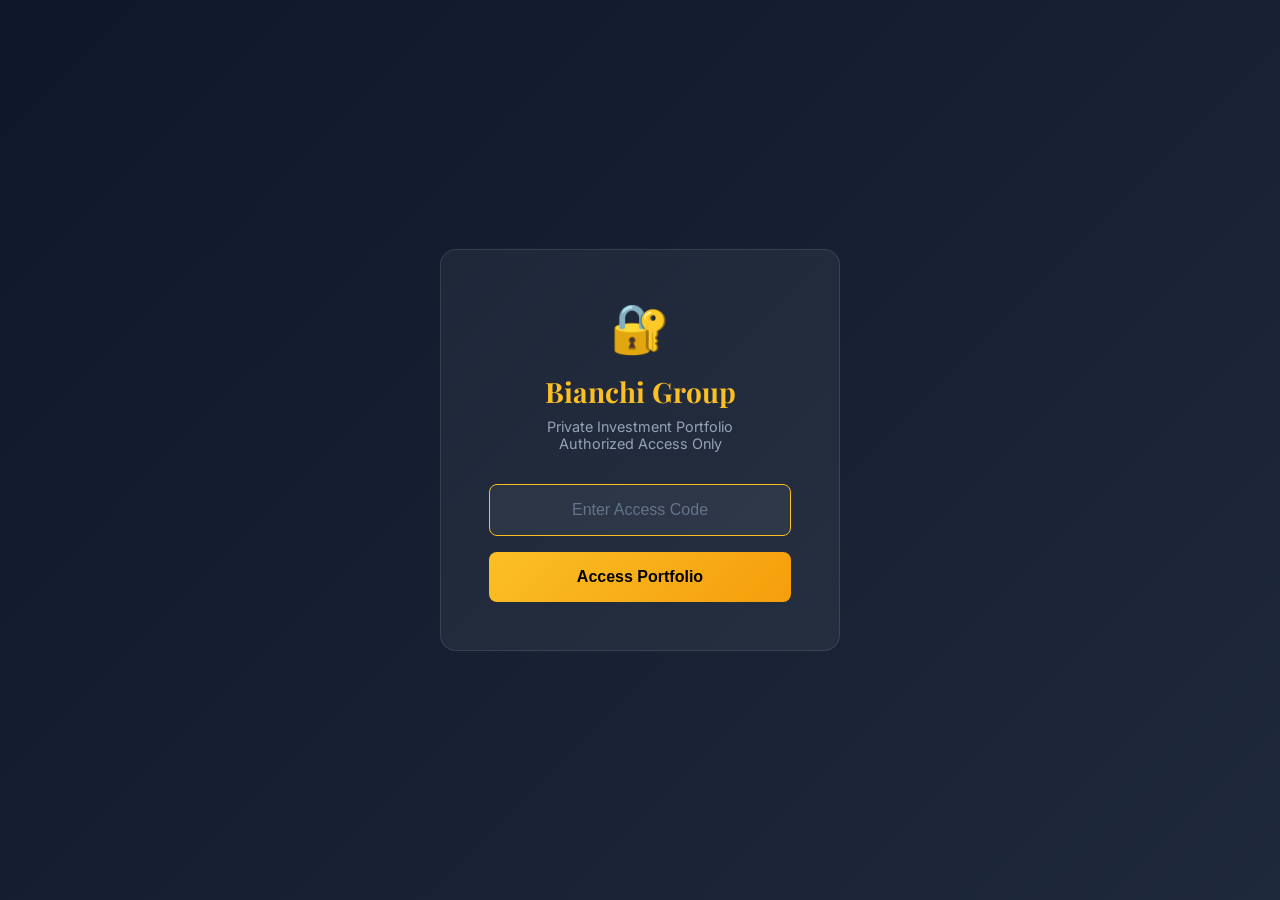
<file: projects/brookwood/index.html>
<!DOCTYPE html>
<html lang="en">
<head>
    <meta charset="UTF-8">
    <meta name="viewport" content="width=device-width, initial-scale=1.0">
    <title>Brookwood | 34% ROI - Roseville 17 Lots</title>
    <link rel="preconnect" href="https://fonts.googleapis.com">
    <link rel="preconnect" href="https://fonts.gstatic.com" crossorigin>
    <link href="https://fonts.googleapis.com/css2?family=Inter:wght@400;500;600;700&family=Playfair+Display:wght@400;500;600;700&family=JetBrains+Mono:wght@400;600;700&display=swap" rel="stylesheet">
    <link rel="stylesheet" href="https://cdnjs.cloudflare.com/ajax/libs/font-awesome/6.4.0/css/all.min.css">
    <link rel="stylesheet" href="../../styles-v2.css">
</head>
<body>
    <script>
        if (sessionStorage.getItem("bianchi-auth") !== "true") {
            window.location.href = "/projects/";
        }
    </script>
    <nav class="nav" id="navbar">
        <div class="nav-container">
            <a href="#" class="nav-brand"><div class="nav-logo">BK</div><span class="nav-title">Brookwood</span></a>
            <div class="nav-links" id="nav-links"><a href="#overview">Overview</a><a href="#returns">Returns</a><a href="#contact">Contact</a></div>
            <div class="nav-actions">
                <span class="nav-badge"><i class="fas fa-hard-hat"></i> $5.4M Profit</span>
                <a href="#contact" class="btn btn-primary btn-sm">Schedule Call</a>
            </div>
            <button class="nav-toggle" id="nav-toggle"><span></span><span></span><span></span></button>
        </div>
    </nav>

    <section class="hero">
        <div class="hero-bg"></div>
        <div class="container">
            <div class="hero-content">
                <span class="hero-badge"><i class="fas fa-hard-hat"></i> Under Construction | 17 Lots</span>
                <h1 class="hero-title">
                    <span class="title-small">Placer County, California</span>
                    <span class="title-main">Brookwood</span>
                    <span class="title-accent">17 Lot Community - Roseville</span>
                </h1>
                <p class="hero-subtitle">17-lot community under construction in Roseville. $5.4M profit potential on this larger-scale Placer County development.</p>
                
                <div class="pitch-cards">
                    <div class="pitch-card"><div class="pitch-icon"><i class="fas fa-map"></i></div><div class="pitch-content"><span class="pitch-label">Lot Count</span><span class="pitch-value">17 Lots</span></div></div>
                    <div class="pitch-card"><div class="pitch-icon"><i class="fas fa-dollar-sign"></i></div><div class="pitch-content"><span class="pitch-label">Project Cost</span><span class="pitch-value">$15.87M</span></div></div>
                    <div class="pitch-card"><div class="pitch-icon"><i class="fas fa-chart-line"></i></div><div class="pitch-content"><span class="pitch-label">Exit Value</span><span class="pitch-value">$21.3M</span></div></div>
                </div>
                
                <div class="strategy-preview">
                    <h3>Investment Strategy</h3>
                    <div class="strategy-cards">
                        <div class="strategy-card featured">
                            <span class="strategy-badge">Under Construction</span>
                            <div class="strategy-header"><span class="strategy-label">Lot Sales</span><h4>Finish & Sell 17 Lots</h4></div>
                            <div class="strategy-metrics">
                                <div class="metric"><span class="metric-value">$2.5M</span><span class="metric-label">Equity</span></div>
                                <div class="metric"><span class="metric-value">2.17x</span><span class="metric-label">Multiple</span></div>
                                <div class="metric"><span class="metric-value">34%</span><span class="metric-label">ROI</span></div>
                            </div>
                            <p class="strategy-desc">Complete 17-lot community, sell to builders</p>
                            <span class="strategy-timeline"><i class="far fa-clock"></i> 12-18 months</span>
                        </div>
                    </div>
                </div>
                
                <div class="investment-min"><span class="min-label">Capital Ask</span><span class="min-value">$2,500,000</span></div>
                <div class="hero-ctas">
                    <a href="#contact" class="btn btn-primary btn-lg"><i class="fas fa-calendar"></i> Schedule Call</a>
                    <a href="#returns" class="btn btn-outline btn-lg"><i class="fas fa-chart-bar"></i> View Returns</a>
                </div>
            </div>
            
            <div class="hero-stats">
                <div class="stat-item"><span class="stat-number">34%</span><span class="stat-label">ROI</span></div>
                <div class="stat-item"><span class="stat-number">$5.4M</span><span class="stat-label">Profit</span></div>
                <div class="stat-item"><span class="stat-number">17</span><span class="stat-label">Lots</span></div>
                <div class="stat-item"><span class="stat-number">$1.25M</span><span class="stat-label">Per Lot</span></div>
            </div>
        </div>
    </section>

    <section class="sss-section" id="overview">
        <div class="sss-overlay"></div>
        <div class="container">
            <div class="sss-hero">
                <span class="sss-label">Roseville, Placer County</span>
                <h2 class="sss-headline">Scale Investment<br><span style="color: var(--gold-400);">17-Lot Community</span></h2>
                <p class="sss-subhead">Larger-scale opportunity in Roseville's growth market. Control a 17-lot community with $5.4M profit potential.</p>
            </div>
            <div class="sss-stats">
                <div class="sss-stat highlight"><span class="sss-stat-value">$5.4M</span><span class="sss-stat-label">Profit</span></div>
                <div class="sss-stat"><span class="sss-stat-value">17</span><span class="sss-stat-label">Lots</span></div>
                <div class="sss-stat"><span class="sss-stat-value">34%</span><span class="sss-stat-label">ROI</span></div>
                <div class="sss-stat"><span class="sss-stat-value">Active</span><span class="sss-stat-label">Construction</span></div>
            </div>
        </div>
    </section>

    <section class="section section-dark" id="returns">
        <div class="container">
            <div class="section-header"><span class="section-badge">Returns</span><h2>Investment Returns</h2></div>
            <div class="returns-hero">
                <div class="return-card featured"><span class="return-label">Profit</span><span class="return-value">$5.4M</span></div>
                <div class="return-card"><span class="return-label">ROI</span><span class="return-value">34%</span></div>
                <div class="return-card"><span class="return-label">Multiple</span><span class="return-value">2.17x</span></div>
                <div class="return-card"><span class="return-label">Lots</span><span class="return-value">17</span></div>
            </div>
        </div>
    </section>

    <section class="section section-light" id="contact">
        <div class="container">
            <div class="section-header"><span class="section-badge">Next Steps</span><h2>Ready to Invest?</h2></div>
            <div class="cta-cards">
                <div class="cta-card"><div class="cta-icon"><i class="fas fa-phone"></i></div><h4>Schedule Call</h4><a href="#" class="btn btn-outline">Book Time</a></div>
                <div class="cta-card primary"><div class="cta-icon"><i class="fas fa-folder"></i></div><h4>Request Package</h4><a href="#" class="btn btn-primary">Request</a></div>
                <div class="cta-card"><div class="cta-icon"><i class="fas fa-envelope"></i></div><h4>Email Us</h4><a href="mailto:invest@bianchigroup.com" class="btn btn-outline">Email</a></div>
            </div>
        </div>
    </section>

    <footer class="footer">
        <div class="container">
            <div class="footer-main"><div class="footer-brand"><div class="footer-logo">BK</div><span>Brookwood</span></div></div>
            <div class="footer-disclaimer"><p>For accredited investors only.</p></div>
            <div class="footer-meta"><span>© 2026 Bianchi Group</span></div>
        </div>
    </footer>
    <script src="../../script-v2.js"></script>
</body>
</html>
</file>
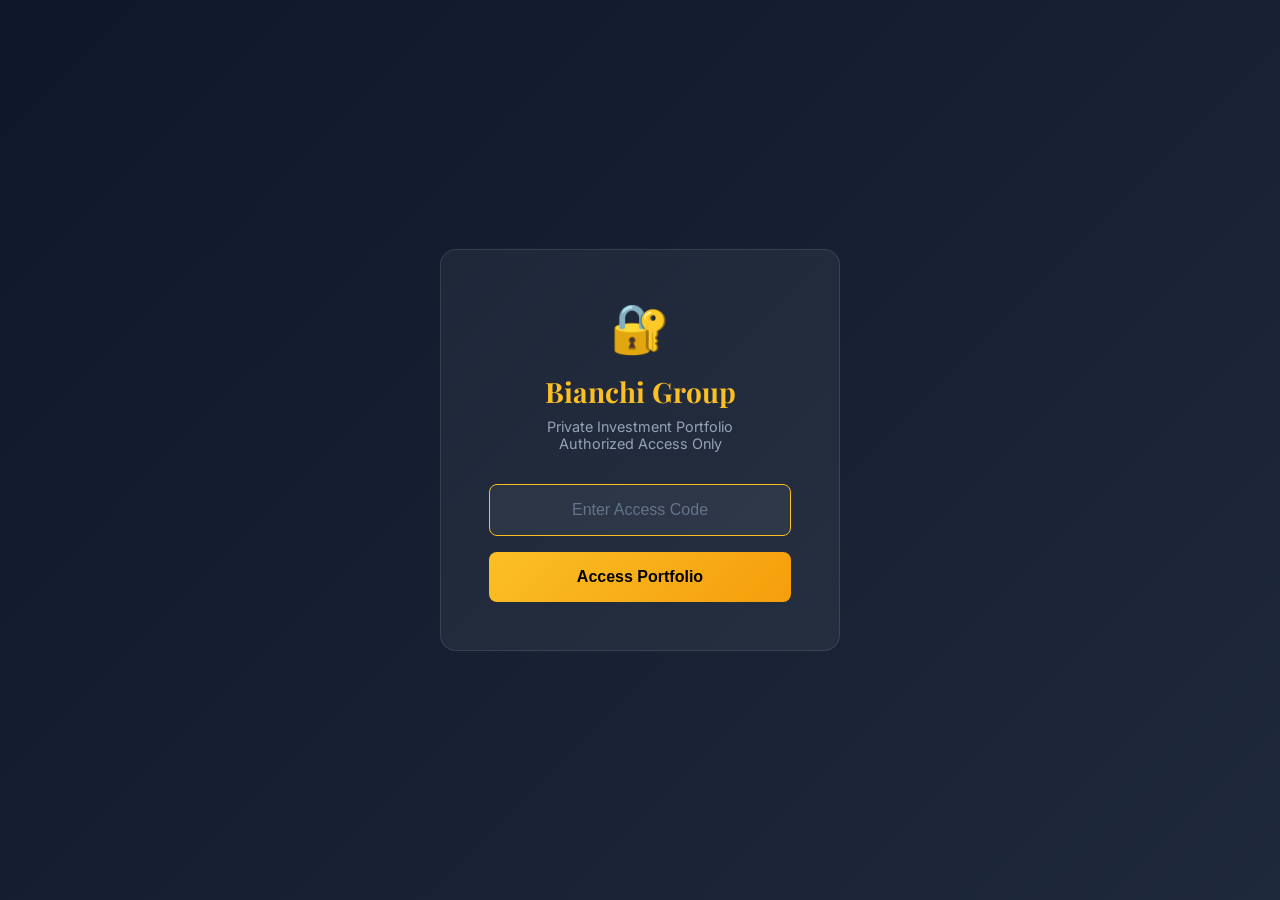
<file: projects/calvine-rd-storage/index.html>
<!DOCTYPE html>
<html lang="en">
<head>
    <meta charset="UTF-8">
    <meta name="viewport" content="width=device-width, initial-scale=1.0">
    <meta name="description" content="Calvine Rd Self Storage - 96% ROI Development | $7M Equity | 12.9 Acres | Sacramento | Bianchi Group">
    <title>Calvine Rd Self Storage | 96% ROI Investment Opportunity</title>
    
    <!-- Fonts -->
    <link rel="preconnect" href="https://fonts.googleapis.com">
    <link rel="preconnect" href="https://fonts.gstatic.com" crossorigin>
    <link href="https://fonts.googleapis.com/css2?family=Inter:wght@400;500;600;700&family=Playfair+Display:wght@400;500;600;700&family=JetBrains+Mono:wght@400;600;700&display=swap" rel="stylesheet">
    
    <!-- Icons -->
    <link rel="stylesheet" href="https://cdnjs.cloudflare.com/ajax/libs/font-awesome/6.4.0/css/all.min.css">
    
    <!-- Styles -->
    <link rel="stylesheet" href="../../styles-v2.css">
</head>
<body>
    <script>
        if (sessionStorage.getItem("bianchi-auth") !== "true") {
            window.location.href = "/projects/";
        }
    </script>
    <!-- Navigation -->
    <nav class="nav" id="navbar">
        <div class="nav-container">
            <a href="#" class="nav-brand">
                <div class="nav-logo">CRS</div>
                <span class="nav-title">Calvine Rd Storage</span>
            </a>
            
            <div class="nav-links" id="nav-links">
                <a href="#overview">Overview</a>
                <a href="#returns">Returns</a>
                <a href="#timeline">Timeline</a>
                <a href="#data-room">Documents</a>
            </div>
            
            <div class="nav-actions">
                <span class="nav-badge">
                    <i class="fas fa-fire"></i>
                    96% ROI
                </span>
                <a href="#contact" class="btn btn-primary btn-sm">Schedule Call</a>
            </div>
            
            <button class="nav-toggle" id="nav-toggle">
                <span></span>
                <span></span>
                <span></span>
            </button>
        </div>
    </nav>

    <!-- Hero Section -->
    <section class="hero">
        <div class="hero-bg"></div>
        <div class="container">
            <div class="hero-content">
                <span class="hero-badge">
                    <i class="fas fa-warehouse"></i>
                    Self-Storage Development | In Escrow
                </span>
                
                <h1 class="hero-title">
                    <span class="title-small">Sacramento County, California</span>
                    <span class="title-main">Calvine Rd Self Storage</span>
                    <span class="title-accent">96% Projected ROI</span>
                </h1>
                
                <p class="hero-subtitle">
                    12.9-acre ground-up self-storage development in South Sacramento — one of California's fastest-growing corridors with massive housing expansion.
                </p>
                
                <!-- Quick Stats -->
                <div class="pitch-cards">
                    <div class="pitch-card">
                        <div class="pitch-icon"><i class="fas fa-map"></i></div>
                        <div class="pitch-content">
                            <span class="pitch-label">Site Size</span>
                            <span class="pitch-value">12.9 Acres</span>
                        </div>
                    </div>
                    <div class="pitch-card">
                        <div class="pitch-icon"><i class="fas fa-dollar-sign"></i></div>
                        <div class="pitch-content">
                            <span class="pitch-label">Total Project Cost</span>
                            <span class="pitch-value">$23.9M</span>
                        </div>
                    </div>
                    <div class="pitch-card">
                        <div class="pitch-icon"><i class="fas fa-chart-line"></i></div>
                        <div class="pitch-content">
                            <span class="pitch-label">Projected Exit Value</span>
                            <span class="pitch-value">$46.8M</span>
                        </div>
                    </div>
                </div>
                
                <!-- Investment Preview -->
                <div class="strategy-preview">
                    <h3>Investment Strategy</h3>
                    <div class="strategy-cards">
                        <div class="strategy-card featured" data-strategy="storage">
                            <span class="strategy-badge">Highest Profit</span>
                            <div class="strategy-header">
                                <span class="strategy-label">Ground-Up Development</span>
                                <h4>Build & Stabilize</h4>
                            </div>
                            <div class="strategy-metrics">
                                <div class="metric">
                                    <span class="metric-value">$7M</span>
                                    <span class="metric-label">Equity</span>
                                </div>
                                <div class="metric">
                                    <span class="metric-value">1.96x</span>
                                    <span class="metric-label">Multiple</span>
                                </div>
                                <div class="metric">
                                    <span class="metric-value">96%</span>
                                    <span class="metric-label">ROI</span>
                                </div>
                            </div>
                            <p class="strategy-desc">Build, lease-up to 85%+, sell to REIT buyer</p>
                            <span class="strategy-timeline"><i class="far fa-clock"></i> 24-36 month hold</span>
                        </div>
                        
                        <div class="strategy-card" data-strategy="hold">
                            <div class="strategy-header">
                                <span class="strategy-label">Alternative</span>
                                <h4>Build & Hold</h4>
                            </div>
                            <div class="strategy-metrics">
                                <div class="metric">
                                    <span class="metric-value">$7M</span>
                                    <span class="metric-label">Equity</span>
                                </div>
                                <div class="metric">
                                    <span class="metric-value">11%</span>
                                    <span class="metric-label">Cash-on-Cash</span>
                                </div>
                                <div class="metric">
                                    <span class="metric-value">∞</span>
                                    <span class="metric-label">Hold</span>
                                </div>
                            </div>
                            <p class="strategy-desc">Long-term cash flow with refinance option</p>
                            <span class="strategy-timeline"><i class="far fa-clock"></i> 5+ year hold</span>
                        </div>
                    </div>
                </div>
                
                <!-- Investment Minimum -->
                <div class="investment-min">
                    <span class="min-label">Total Equity Raise</span>
                    <span class="min-value">$7,000,000</span>
                    <span class="min-note">Accredited Investors Only</span>
                </div>
                
                <!-- CTAs -->
                <div class="hero-ctas">
                    <a href="#contact" class="btn btn-primary btn-lg">
                        <i class="fas fa-calendar"></i>
                        Schedule Investor Call
                    </a>
                    <a href="#data-room" class="btn btn-outline btn-lg">
                        <i class="fas fa-folder-open"></i>
                        View Investment Memo
                    </a>
                </div>
            </div>
            
            <!-- Stats Sidebar -->
            <div class="hero-stats">
                <div class="stat-item">
                    <span class="stat-number">96%</span>
                    <span class="stat-label">Projected ROI</span>
                </div>
                <div class="stat-item">
                    <span class="stat-number">$22.9M</span>
                    <span class="stat-label">Profit Potential</span>
                </div>
                <div class="stat-item">
                    <span class="stat-number">12.9</span>
                    <span class="stat-label">Acres</span>
                </div>
                <div class="stat-item">
                    <span class="stat-number">24-36</span>
                    <span class="stat-label">Month Timeline</span>
                </div>
            </div>
        </div>
        
        <div class="scroll-indicator">
            <span>Scroll to explore</span>
            <i class="fas fa-chevron-down"></i>
        </div>
    </section>

    <!-- Scarcity, Scale, Status Section -->
    <section class="sss-section" id="overview">
        <div class="sss-overlay"></div>
        <div class="container">
            
            <div class="sss-hero">
                <span class="sss-label">The Investment Thesis</span>
                <h2 class="sss-headline">
                    South Sacramento: Explosive Growth<br>
                    <span style="color: var(--gold-400);">Massive Housing Expansion</span>
                </h2>
                <p class="sss-subhead">
                    The Calvine Road corridor is Sacramento's hottest growth zone. Tens of thousands of new homes are under construction — and they all need storage.
                </p>
            </div>
            
            <!-- Market Stats -->
            <div class="sss-stats">
                <div class="sss-stat highlight">
                    <span class="sss-stat-value">96%</span>
                    <span class="sss-stat-label">Projected ROI</span>
                </div>
                <div class="sss-stat">
                    <span class="sss-stat-value">12.9</span>
                    <span class="sss-stat-label">Acres</span>
                </div>
                <div class="sss-stat">
                    <span class="sss-stat-value">$23M</span>
                    <span class="sss-stat-label">Profit</span>
                </div>
                <div class="sss-stat">
                    <span class="sss-stat-value">$47M</span>
                    <span class="sss-stat-label">Exit Value</span>
                </div>
            </div>
            
            <!-- Why This Location -->
            <div class="sss-scale">
                <h3 class="sss-section-title">Why Calvine Road?</h3>
                <div class="scale-tiers">
                    <div class="scale-tier featured">
                        <span class="tier-badge">Growth Corridor</span>
                        <div class="tier-header">
                            <span class="tier-amount"><i class="fas fa-home"></i></span>
                            <span class="tier-label">Massive Housing Pipeline</span>
                        </div>
                        <div class="tier-content">
                            <ul>
                                <li><strong>20,000+ homes</strong> in development pipeline</li>
                                <li><strong>Elk Grove expansion</strong> — fastest-growing Sac suburb</li>
                                <li><strong>New master-planned communities</strong> breaking ground</li>
                                <li><strong>Major retail/commercial</strong> following rooftops</li>
                            </ul>
                            <div class="tier-outcome">
                                <span>Guaranteed demand for storage</span>
                            </div>
                        </div>
                    </div>
                    
                    <div class="scale-tier">
                        <div class="tier-header">
                            <span class="tier-amount"><i class="fas fa-road"></i></span>
                            <span class="tier-label">Prime Location</span>
                        </div>
                        <div class="tier-content">
                            <ul>
                                <li><strong>Highway 99 access</strong> — major traffic artery</li>
                                <li><strong>High visibility site</strong> — strong drive-by traffic</li>
                                <li><strong>Underserved market</strong> — limited competition</li>
                                <li><strong>12.9 acres</strong> — room for future expansion</li>
                            </ul>
                            <div class="tier-outcome">
                                <span>Best site in the corridor</span>
                            </div>
                        </div>
                    </div>
                </div>
            </div>
            
            <!-- Self-Storage Benefits -->
            <div class="sss-status">
                <h3 class="sss-section-title">Self-Storage Advantages</h3>
                
                <div class="status-cards">
                    <div class="status-card">
                        <div class="status-icon"><i class="fas fa-shield-alt"></i></div>
                        <h4>Recession Resistant</h4>
                        <p>Self-storage performed through 2008 and 2020. Demand increases during economic uncertainty.</p>
                    </div>
                    <div class="status-card">
                        <div class="status-icon"><i class="fas fa-building"></i></div>
                        <h4>REIT Exit</h4>
                        <p>Public Storage, Extra Space, CubeSmart actively acquiring in Sacramento. Built-in buyer pool.</p>
                    </div>
                    <div class="status-card">
                        <div class="status-icon"><i class="fas fa-money-bill-wave"></i></div>
                        <h4>Low OpEx</h4>
                        <p>Minimal staffing, low maintenance, monthly pricing flexibility. 60%+ NOI margins.</p>
                    </div>
                </div>
            </div>
            
            <!-- CTA -->
            <div class="sss-invitation">
                <div class="invitation-border"></div>
                <div class="invitation-content">
                    <span class="invitation-label">Investment Opportunity</span>
                    <p class="invitation-text">
                        Join Bianchi Group's second-highest ROI project. <strong>$7M equity</strong> to build a <strong>$47M asset</strong> in Sacramento's growth corridor.
                    </p>
                    <a href="#contact" class="btn btn-gold btn-lg">
                        <i class="fas fa-phone"></i>
                        Request Investment Details
                    </a>
                </div>
                <div class="invitation-border"></div>
            </div>
            
        </div>
    </section>

    <!-- Deal Details Tabs -->
    <section class="expandable-section" id="details">
        <div class="container">
            <div class="section-header">
                <span class="section-badge">Due Diligence</span>
                <h2>Deal Details</h2>
                <p>Everything you need to evaluate this investment</p>
            </div>
            
            <div class="tabs-container">
                <div class="tabs-header">
                    <button class="tab-btn active" data-tab="tab-property">
                        <i class="fas fa-map-marked-alt"></i>
                        Property
                    </button>
                    <button class="tab-btn" data-tab="tab-financials">
                        <i class="fas fa-calculator"></i>
                        Financials
                    </button>
                    <button class="tab-btn" data-tab="tab-team">
                        <i class="fas fa-users"></i>
                        Team
                    </button>
                </div>
                
                <div class="tabs-content">
                    <!-- Property Tab -->
                    <div class="tab-panel active" id="tab-property">
                        <div class="panel-grid">
                            <div class="panel-main">
                                <h3>Property Overview</h3>
                                <div class="data-table">
                                    <div class="data-row">
                                        <span class="data-label">Location</span>
                                        <span class="data-value">Calvine Rd, Sacramento, CA</span>
                                        <span class="badge badge-verified"><i class="fas fa-check"></i> Verified</span>
                                    </div>
                                    <div class="data-row">
                                        <span class="data-label">County</span>
                                        <span class="data-value">Sacramento County</span>
                                        <span class="badge badge-verified"><i class="fas fa-check"></i> Verified</span>
                                    </div>
                                    <div class="data-row">
                                        <span class="data-label">Site Size</span>
                                        <span class="data-value">12.9 acres</span>
                                        <span class="badge badge-verified"><i class="fas fa-check"></i> Verified</span>
                                    </div>
                                    <div class="data-row">
                                        <span class="data-label">Project Type</span>
                                        <span class="data-value">Ground-Up Self Storage</span>
                                        <span class="badge badge-verified"><i class="fas fa-check"></i> Verified</span>
                                    </div>
                                    <div class="data-row">
                                        <span class="data-label">Status</span>
                                        <span class="data-value">In Escrow</span>
                                        <span class="badge badge-progress"><i class="fas fa-clock"></i> Active</span>
                                    </div>
                                </div>
                                
                                <div class="highlight-box">
                                    <div class="highlight-icon"><i class="fas fa-expand-arrows-alt"></i></div>
                                    <div class="highlight-content">
                                        <h4>Larger Site = More Upside</h4>
                                        <p>At 12.9 acres, this is over 2x the size of Tracy. Room for phased development or future expansion.</p>
                                    </div>
                                </div>
                            </div>
                            
                            <div class="panel-sidebar">
                                <div class="map-preview">
                                    <img src="../../images/aerial-boundary.jpg" alt="Calvine Site Aerial" onerror="this.src='https://via.placeholder.com/400x300/1e3a5f/c9a961?text=Site+Aerial'">
                                    <a href="#" class="map-expand"><i class="fas fa-expand"></i> View Map</a>
                                </div>
                            </div>
                        </div>
                    </div>
                    
                    <!-- Financials Tab -->
                    <div class="tab-panel" id="tab-financials">
                        <div class="panel-grid">
                            <div class="panel-main">
                                <h3>Capital Stack</h3>
                                <div class="capital-stack">
                                    <div class="stack-row">
                                        <span class="stack-label">Land Acquisition</span>
                                        <span class="stack-value">$5,500,000</span>
                                        <span class="stack-pct">23%</span>
                                    </div>
                                    <div class="stack-row">
                                        <span class="stack-label">Hard Costs (Construction)</span>
                                        <span class="stack-value">$14,500,000</span>
                                        <span class="stack-pct">61%</span>
                                    </div>
                                    <div class="stack-row">
                                        <span class="stack-label">Soft Costs</span>
                                        <span class="stack-value">$2,800,000</span>
                                        <span class="stack-pct">12%</span>
                                    </div>
                                    <div class="stack-row">
                                        <span class="stack-label">Interest Reserve + Contingency</span>
                                        <span class="stack-value">$1,094,100</span>
                                        <span class="stack-pct">4%</span>
                                    </div>
                                    <div class="stack-row total">
                                        <span class="stack-label">Total Project Cost</span>
                                        <span class="stack-value">$23,894,100</span>
                                        <span class="stack-pct">100%</span>
                                    </div>
                                </div>
                                
                                <div class="stack-sources">
                                    <h5>Funding Sources</h5>
                                    <div class="stack-row">
                                        <span class="stack-label">Senior Debt (Construction Loan)</span>
                                        <span class="stack-value">$16,000,000</span>
                                        <span class="stack-pct">67%</span>
                                    </div>
                                    <div class="stack-row">
                                        <span class="stack-label">LP Equity (This Raise)</span>
                                        <span class="stack-value">$7,000,000</span>
                                        <span class="stack-pct">29%</span>
                                    </div>
                                    <div class="stack-row">
                                        <span class="stack-label">GP Co-Invest</span>
                                        <span class="stack-value">$894,100</span>
                                        <span class="stack-pct">4%</span>
                                    </div>
                                </div>
                            </div>
                            
                            <div class="panel-sidebar">
                                <div class="ceqa-box">
                                    <h4><i class="fas fa-bullseye"></i> Exit Projections</h4>
                                    <div class="ceqa-row">
                                        <span>Stabilized NOI</span>
                                        <span>$3,280,000</span>
                                    </div>
                                    <div class="ceqa-row">
                                        <span>Exit Cap Rate</span>
                                        <span>7.0%</span>
                                    </div>
                                    <div class="ceqa-row">
                                        <span>Exit Value</span>
                                        <span>$46,834,000</span>
                                    </div>
                                    <div class="ceqa-row">
                                        <span>Total Profit</span>
                                        <span style="color: var(--green-500); font-weight: 700;">$22,939,900</span>
                                    </div>
                                </div>
                                
                                <div class="savings-callout" style="margin-top: 24px;">
                                    <span class="savings-label">Investor ROI</span>
                                    <span class="savings-value">96%</span>
                                    <span class="savings-note">1.96x equity multiple</span>
                                </div>
                            </div>
                        </div>
                    </div>
                    
                    <!-- Team Tab -->
                    <div class="tab-panel" id="tab-team">
                        <div class="panel-grid">
                            <div class="panel-main">
                                <h3>Development Team</h3>
                                
                                <div class="partner-card">
                                    <div class="partner-header">
                                        <div class="partner-logo">BG</div>
                                        <div class="partner-info">
                                            <h4>Bianchi Group</h4>
                                            <p>Sponsor / Developer</p>
                                        </div>
                                    </div>
                                    <div class="partner-stats">
                                        <div class="partner-stat">
                                            <span class="stat-value">47</span>
                                            <span class="stat-label">Active Projects</span>
                                        </div>
                                        <div class="partner-stat">
                                            <span class="stat-value">$350M+</span>
                                            <span class="stat-label">Pipeline Value</span>
                                        </div>
                                        <div class="partner-stat">
                                            <span class="stat-value">55%</span>
                                            <span class="stat-label">Avg ROI</span>
                                        </div>
                                    </div>
                                </div>
                            </div>
                            
                            <div class="panel-sidebar">
                                <div class="ceqa-box">
                                    <h4><i class="fas fa-shield-alt"></i> Investor Protections</h4>
                                    <div class="ceqa-row">
                                        <span>GP Co-Invest</span>
                                        <span>Yes</span>
                                    </div>
                                    <div class="ceqa-row">
                                        <span>Preferred Return</span>
                                        <span>8%</span>
                                    </div>
                                    <div class="ceqa-row">
                                        <span>Waterfall</span>
                                        <span>70/30</span>
                                    </div>
                                </div>
                            </div>
                        </div>
                    </div>
                </div>
            </div>
        </div>
    </section>

    <!-- Returns Section -->
    <section class="section section-dark" id="returns">
        <div class="container">
            <div class="section-header">
                <span class="section-badge">Returns Analysis</span>
                <h2>Investment Returns</h2>
                <p>Projected returns based on conservative underwriting</p>
            </div>
            
            <!-- Returns Hero -->
            <div class="returns-hero">
                <div class="return-card featured">
                    <span class="return-label">Total Return</span>
                    <span class="return-value">96%</span>
                </div>
                <div class="return-card">
                    <span class="return-label">Equity Multiple</span>
                    <span class="return-value">1.96x</span>
                </div>
                <div class="return-card">
                    <span class="return-label">Hold Period</span>
                    <span class="return-value">24-36</span>
                </div>
                <div class="return-card">
                    <span class="return-label">Profit</span>
                    <span class="return-value">$22.9M</span>
                </div>
            </div>
        </div>
    </section>

    <!-- Timeline Section -->
    <section class="section section-light" id="timeline">
        <div class="container">
            <div class="section-header">
                <span class="section-badge">Execution Plan</span>
                <h2>Project Timeline</h2>
                <p>24-36 months from close to exit</p>
            </div>
            
            <div class="timeline-hero">
                <div class="timeline-stat">
                    <span class="stat-value">Q1 2026</span>
                    <span class="stat-label">Target Close</span>
                </div>
                <div class="timeline-stat">
                    <span class="stat-value">18 mo</span>
                    <span class="stat-label">Construction</span>
                </div>
                <div class="timeline-stat">
                    <span class="stat-value">12 mo</span>
                    <span class="stat-label">Lease-Up</span>
                </div>
            </div>
            
            <div class="phases-detail">
                <div class="phase-card">
                    <div class="phase-num">1</div>
                    <div class="phase-info">
                        <h5>Close & Permits</h5>
                        <span class="phase-duration">Months 1-3</span>
                        <p>Close escrow, finalize plans, pull building permits</p>
                    </div>
                </div>
                <div class="phase-card">
                    <div class="phase-num">2</div>
                    <div class="phase-info">
                        <h5>Construction</h5>
                        <span class="phase-duration">Months 4-18</span>
                        <p>Site work, building construction, unit build-out</p>
                    </div>
                </div>
                <div class="phase-card">
                    <div class="phase-num">3</div>
                    <div class="phase-info">
                        <h5>Lease-Up</h5>
                        <span class="phase-duration">Months 18-30</span>
                        <p>Marketing, tenant acquisition, stabilization to 85%+</p>
                    </div>
                </div>
                <div class="phase-card">
                    <div class="phase-num">4</div>
                    <div class="phase-info">
                        <h5>Exit</h5>
                        <span class="phase-duration">Months 30-36</span>
                        <p>Market to REITs, negotiate sale, distribute proceeds</p>
                    </div>
                </div>
            </div>
        </div>
    </section>

    <!-- Data Room Section -->
    <section class="section section-dark" id="data-room">
        <div class="container">
            <div class="section-header">
                <span class="section-badge">Due Diligence</span>
                <h2>Investor Data Room</h2>
                <p>Access full investment documentation</p>
            </div>
            
            <!-- Email Gate -->
            <div class="email-gate" id="email-gate">
                <div class="gate-icon"><i class="fas fa-lock"></i></div>
                <h3>Access Investment Documents</h3>
                <p>Enter your email to unlock the data room.</p>
                <form class="gate-form" id="gate-form">
                    <input type="email" placeholder="your@email.com" required>
                    <button type="submit" class="btn btn-primary">
                        <i class="fas fa-unlock"></i>
                        Unlock
                    </button>
                </form>
                <p class="gate-note"><i class="fas fa-shield-alt"></i> For accredited investors only.</p>
            </div>
            
            <div class="data-room-content" id="data-room-content" style="display: none;">
                <div class="room-categories">
                    <div class="room-category">
                        <div class="category-header">
                            <i class="fas fa-file-alt"></i>
                            <h4>Investment Documents</h4>
                        </div>
                        <div class="doc-list">
                            <a href="#" class="doc-item">
                                <i class="fas fa-file-pdf"></i>
                                <div class="doc-info">
                                    <span class="doc-name">Investment Memorandum</span>
                                    <span class="doc-meta">PDF • Coming Soon</span>
                                </div>
                                <i class="fas fa-download"></i>
                            </a>
                        </div>
                    </div>
                </div>
            </div>
        </div>
    </section>

    <!-- Contact Section -->
    <section class="section section-light" id="contact">
        <div class="container">
            <div class="section-header">
                <span class="section-badge">Next Steps</span>
                <h2>Ready to Invest?</h2>
                <p>Schedule a call to discuss this opportunity</p>
            </div>
            
            <div class="cta-cards">
                <div class="cta-card">
                    <div class="cta-icon"><i class="fas fa-phone"></i></div>
                    <h4>Schedule a Call</h4>
                    <p>15-minute investor intro</p>
                    <a href="#" class="btn btn-outline">Book Time</a>
                </div>
                
                <div class="cta-card primary">
                    <div class="cta-icon"><i class="fas fa-handshake"></i></div>
                    <h4>Request Full Package</h4>
                    <p>Get the complete investment package</p>
                    <a href="#" class="btn btn-primary">Request Now</a>
                </div>
                
                <div class="cta-card">
                    <div class="cta-icon"><i class="fas fa-envelope"></i></div>
                    <h4>Email Us</h4>
                    <p>Questions about this investment</p>
                    <a href="mailto:invest@bianchigroup.com" class="btn btn-outline">Send Email</a>
                </div>
            </div>
        </div>
    </section>

    <!-- Footer -->
    <footer class="footer">
        <div class="container">
            <div class="footer-main">
                <div class="footer-brand">
                    <div class="footer-logo">CRS</div>
                    <span>Calvine Rd Storage</span>
                </div>
                <div class="footer-links">
                    <a href="#overview">Overview</a>
                    <a href="#returns">Returns</a>
                    <a href="#contact">Contact</a>
                </div>
            </div>
            
            <div class="footer-disclaimer">
                <p>Investment Disclaimer</p>
                <p>This investment opportunity is available exclusively to accredited investors. Past performance is not indicative of future results. All investments involve risk.</p>
            </div>
            
            <div class="footer-meta">
                <span>© 2026 Bianchi Group. All rights reserved.</span>
                <span>Last updated: January 2026</span>
            </div>
        </div>
    </footer>

    <!-- Mobile CTA -->
    <div class="mobile-cta">
        <a href="tel:9165550100" class="mobile-btn"><i class="fas fa-phone"></i></a>
        <a href="#contact" class="mobile-btn primary">Schedule Investor Call</a>
    </div>

    <!-- Scripts -->
    <script src="../../script-v2.js"></script>
</body>
</html>
</file>
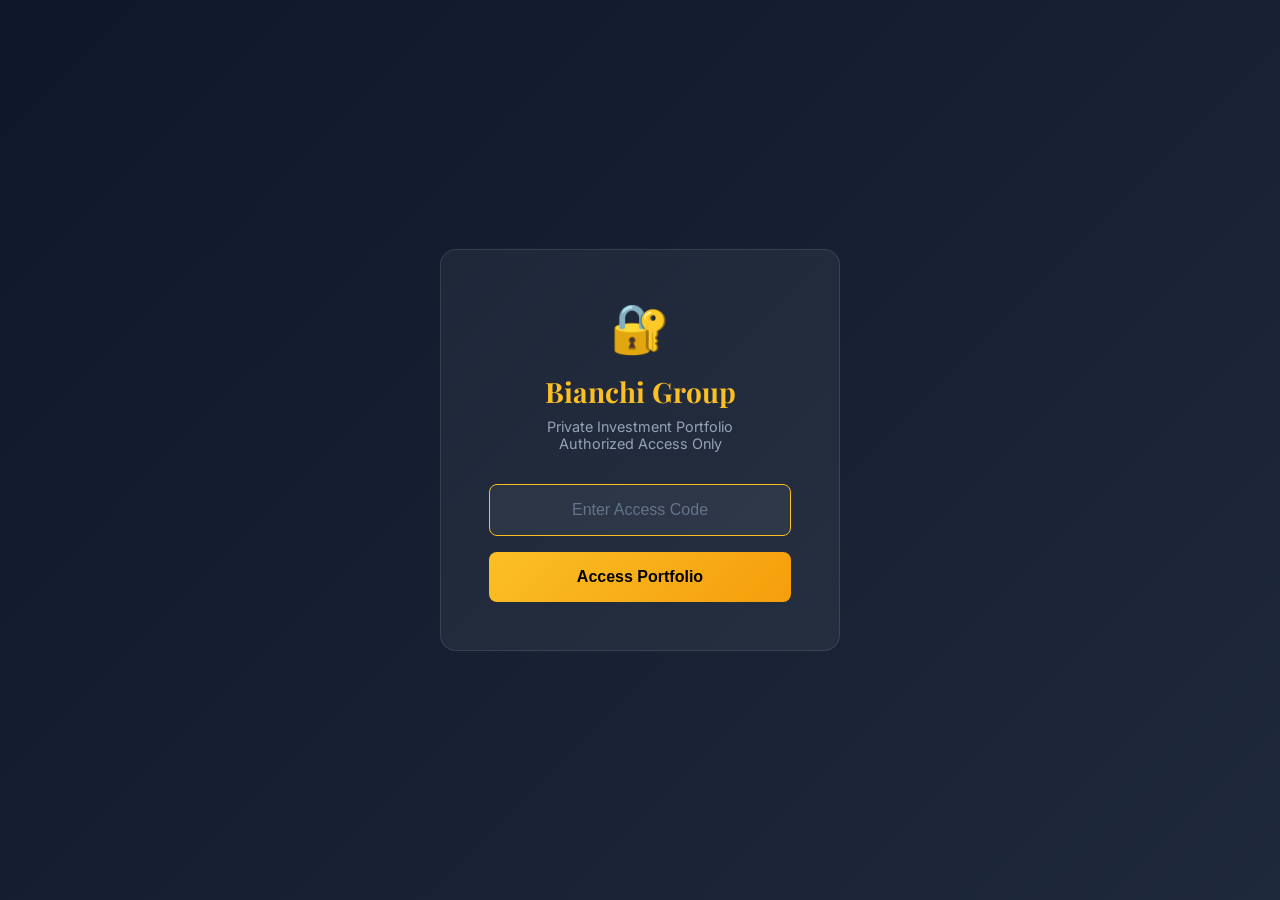
<file: projects/cambridge/index.html>
<!DOCTYPE html>
<html lang="en">
<head>
    <meta charset="UTF-8">
    <meta name="viewport" content="width=device-width, initial-scale=1.0">
    <title>Cambridge | 57% ROI - Cameron Park Townhomes</title>
    <link rel="preconnect" href="https://fonts.googleapis.com">
    <link rel="preconnect" href="https://fonts.gstatic.com" crossorigin>
    <link href="https://fonts.googleapis.com/css2?family=Inter:wght@400;500;600;700&family=Playfair+Display:wght@400;500;600;700&family=JetBrains+Mono:wght@400;600;700&display=swap" rel="stylesheet">
    <link rel="stylesheet" href="https://cdnjs.cloudflare.com/ajax/libs/font-awesome/6.4.0/css/all.min.css">
    <link rel="stylesheet" href="../../styles-v2.css">
</head>
<body>
    <script>
        if (sessionStorage.getItem("bianchi-auth") !== "true") {
            window.location.href = "/projects/";
        }
    </script>
    <nav class="nav" id="navbar">
        <div class="nav-container">
            <a href="#" class="nav-brand"><div class="nav-logo">CB</div><span class="nav-title">Cambridge</span></a>
            <div class="nav-links" id="nav-links"><a href="#overview">Overview</a><a href="#returns">Returns</a><a href="#contact">Contact</a></div>
            <div class="nav-actions">
                <span class="nav-badge"><i class="fas fa-hard-hat"></i> 57% ROI</span>
                <a href="#contact" class="btn btn-primary btn-sm">Schedule Call</a>
            </div>
            <button class="nav-toggle" id="nav-toggle"><span></span><span></span><span></span></button>
        </div>
    </nav>

    <section class="hero">
        <div class="hero-bg"></div>
        <div class="container">
            <div class="hero-content">
                <span class="hero-badge"><i class="fas fa-hard-hat"></i> Under Construction | 12 Townhomes</span>
                <h1 class="hero-title">
                    <span class="title-small">El Dorado County, California</span>
                    <span class="title-main">Cambridge</span>
                    <span class="title-accent">12 Townhome Development</span>
                </h1>
                <p class="hero-subtitle">12 townhomes under construction in Cameron Park. 57% ROI with de-risked timeline. $3.2M profit potential.</p>
                
                <div class="pitch-cards">
                    <div class="pitch-card"><div class="pitch-icon"><i class="fas fa-building"></i></div><div class="pitch-content"><span class="pitch-label">Units</span><span class="pitch-value">12 Townhomes</span></div></div>
                    <div class="pitch-card"><div class="pitch-icon"><i class="fas fa-dollar-sign"></i></div><div class="pitch-content"><span class="pitch-label">Project Cost</span><span class="pitch-value">$5.6M</span></div></div>
                    <div class="pitch-card"><div class="pitch-icon"><i class="fas fa-chart-line"></i></div><div class="pitch-content"><span class="pitch-label">Exit Value</span><span class="pitch-value">$8.8M</span></div></div>
                </div>
                
                <div class="strategy-preview">
                    <h3>Investment Strategy</h3>
                    <div class="strategy-cards">
                        <div class="strategy-card featured">
                            <span class="strategy-badge">Under Construction</span>
                            <div class="strategy-header"><span class="strategy-label">Townhome Sales</span><h4>Build & Sell 12 Units</h4></div>
                            <div class="strategy-metrics">
                                <div class="metric"><span class="metric-value">$1M</span><span class="metric-label">Equity</span></div>
                                <div class="metric"><span class="metric-value">2.57x</span><span class="metric-label">Multiple</span></div>
                                <div class="metric"><span class="metric-value">57%</span><span class="metric-label">ROI</span></div>
                            </div>
                            <p class="strategy-desc">Complete townhomes, sell to Cameron Park buyers</p>
                            <span class="strategy-timeline"><i class="far fa-clock"></i> 12-18 months</span>
                        </div>
                    </div>
                </div>
                
                <div class="investment-min"><span class="min-label">Equity Required</span><span class="min-value">$1,000,000</span></div>
                <div class="hero-ctas">
                    <a href="#contact" class="btn btn-primary btn-lg"><i class="fas fa-calendar"></i> Schedule Call</a>
                    <a href="#returns" class="btn btn-outline btn-lg"><i class="fas fa-chart-bar"></i> View Returns</a>
                </div>
            </div>
            
            <div class="hero-stats">
                <div class="stat-item"><span class="stat-number">57%</span><span class="stat-label">ROI</span></div>
                <div class="stat-item"><span class="stat-number">$3.2M</span><span class="stat-label">Profit</span></div>
                <div class="stat-item"><span class="stat-number">12</span><span class="stat-label">Units</span></div>
                <div class="stat-item"><span class="stat-number">$733K</span><span class="stat-label">Per Unit</span></div>
            </div>
        </div>
    </section>

    <section class="sss-section" id="overview">
        <div class="sss-overlay"></div>
        <div class="container">
            <div class="sss-hero">
                <span class="sss-label">Cameron Park, El Dorado County</span>
                <h2 class="sss-headline">De-Risked<br><span style="color: var(--gold-400);">Under Construction</span></h2>
                <p class="sss-subhead">Construction already underway = reduced timeline risk. Cameron Park offers affordable entry to El Dorado County living with strong buyer demand.</p>
            </div>
            <div class="sss-stats">
                <div class="sss-stat highlight"><span class="sss-stat-value">57%</span><span class="sss-stat-label">ROI</span></div>
                <div class="sss-stat"><span class="sss-stat-value">$8.8M</span><span class="sss-stat-label">Exit</span></div>
                <div class="sss-stat"><span class="sss-stat-value">12</span><span class="sss-stat-label">Units</span></div>
                <div class="sss-stat"><span class="sss-stat-value">Active</span><span class="sss-stat-label">Construction</span></div>
            </div>
        </div>
    </section>

    <section class="section section-dark" id="returns">
        <div class="container">
            <div class="section-header"><span class="section-badge">Returns</span><h2>Investment Returns</h2></div>
            <div class="returns-hero">
                <div class="return-card featured"><span class="return-label">ROI</span><span class="return-value">57%</span></div>
                <div class="return-card"><span class="return-label">Multiple</span><span class="return-value">2.57x</span></div>
                <div class="return-card"><span class="return-label">Profit</span><span class="return-value">$3.2M</span></div>
                <div class="return-card"><span class="return-label">Timeline</span><span class="return-value">12-18mo</span></div>
            </div>
        </div>
    </section>

    <section class="section section-light" id="contact">
        <div class="container">
            <div class="section-header"><span class="section-badge">Next Steps</span><h2>Ready to Invest?</h2></div>
            <div class="cta-cards">
                <div class="cta-card"><div class="cta-icon"><i class="fas fa-phone"></i></div><h4>Schedule Call</h4><a href="#" class="btn btn-outline">Book Time</a></div>
                <div class="cta-card primary"><div class="cta-icon"><i class="fas fa-folder"></i></div><h4>Request Package</h4><a href="#" class="btn btn-primary">Request</a></div>
                <div class="cta-card"><div class="cta-icon"><i class="fas fa-envelope"></i></div><h4>Email Us</h4><a href="mailto:invest@bianchigroup.com" class="btn btn-outline">Email</a></div>
            </div>
        </div>
    </section>

    <footer class="footer">
        <div class="container">
            <div class="footer-main"><div class="footer-brand"><div class="footer-logo">CB</div><span>Cambridge</span></div></div>
            <div class="footer-disclaimer"><p>For accredited investors only.</p></div>
            <div class="footer-meta"><span>© 2026 Bianchi Group</span></div>
        </div>
    </footer>
    <script src="../../script-v2.js"></script>
</body>
</html>
</file>
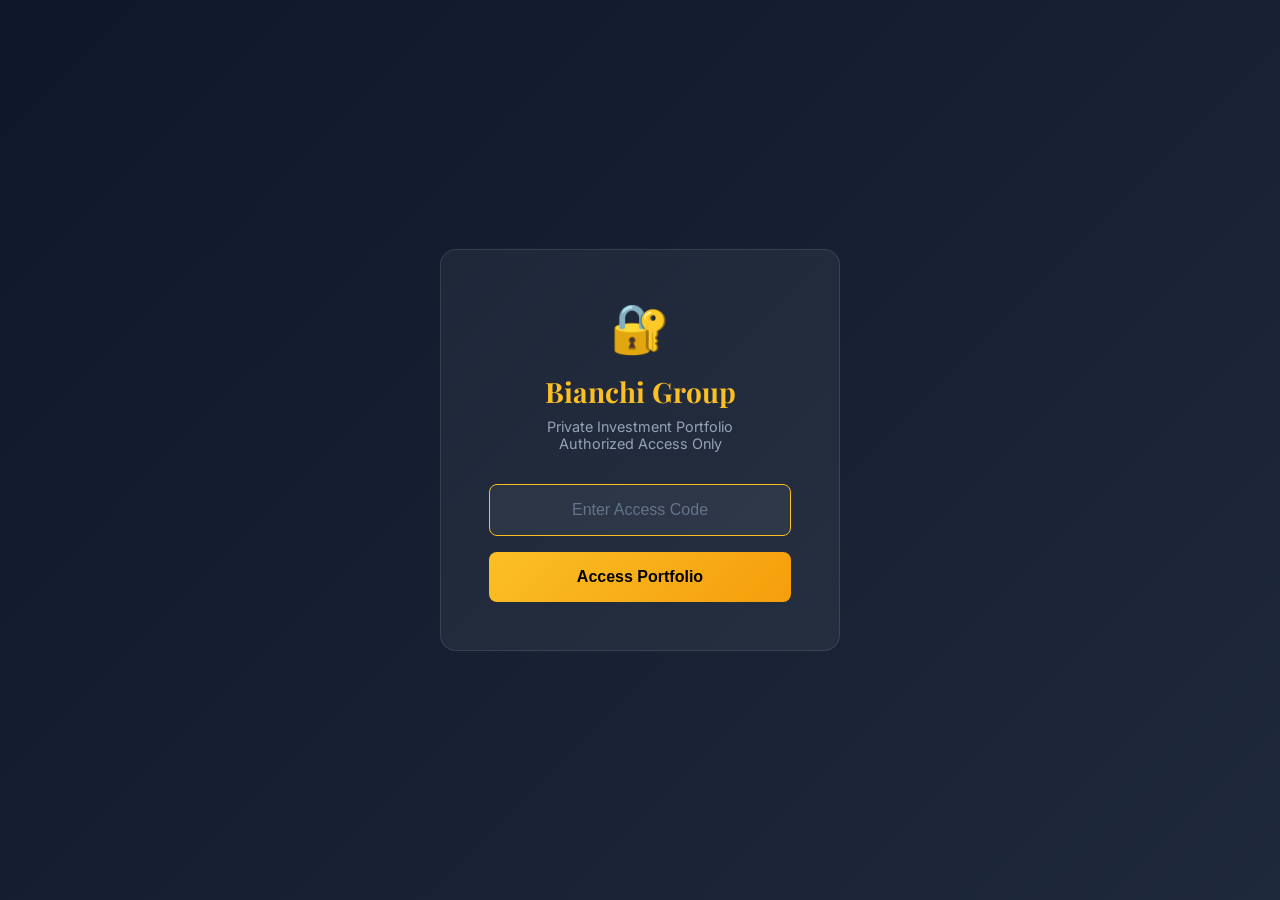
<file: projects/castro-260/index.html>
<!DOCTYPE html>
<html lang="en">
<head>
    <meta charset="UTF-8">
    <meta name="viewport" content="width=device-width, initial-scale=1.0">
    <title>260 Castro | 46% ROI - San Francisco</title>
    <link rel="preconnect" href="https://fonts.googleapis.com">
    <link rel="preconnect" href="https://fonts.gstatic.com" crossorigin>
    <link href="https://fonts.googleapis.com/css2?family=Inter:wght@400;500;600;700&family=Playfair+Display:wght@400;500;600;700&display=swap" rel="stylesheet">
    <link rel="stylesheet" href="https://cdnjs.cloudflare.com/ajax/libs/font-awesome/6.4.0/css/all.min.css">
    <link rel="stylesheet" href="../../styles-v2.css">
</head>
<body>
    <script>
        if (sessionStorage.getItem("bianchi-auth") !== "true") {
            window.location.href = "/projects/";
        }
    </script>
    <nav class="nav" id="navbar"><div class="nav-container"><a href="#" class="nav-brand"><div class="nav-logo">26</div><span class="nav-title">260 Castro</span></a><div class="nav-actions"><span class="nav-badge"><i class="fas fa-city"></i> 46% ROI</span><a href="#contact" class="btn btn-primary btn-sm">Schedule Call</a></div></div></nav>
    <section class="hero"><div class="hero-bg"></div><div class="container"><div class="hero-content">
        <span class="hero-badge"><i class="fas fa-city"></i> Available | San Francisco</span>
        <h1 class="hero-title"><span class="title-small">San Francisco, California</span><span class="title-main">260 Castro Street</span><span class="title-accent">SF Luxury Development</span></h1>
        <p class="hero-subtitle">Premium location in San Francisco's Castro district. 46% ROI with $3.5M profit potential.</p>
        <div class="pitch-cards"><div class="pitch-card"><div class="pitch-icon"><i class="fas fa-building"></i></div><div class="pitch-content"><span class="pitch-label">Property</span><span class="pitch-value">Luxury Development</span></div></div><div class="pitch-card"><div class="pitch-icon"><i class="fas fa-dollar-sign"></i></div><div class="pitch-content"><span class="pitch-label">Project Cost</span><span class="pitch-value">$7.6M</span></div></div><div class="pitch-card"><div class="pitch-icon"><i class="fas fa-chart-line"></i></div><div class="pitch-content"><span class="pitch-label">Exit Value</span><span class="pitch-value">$11.1M</span></div></div></div>
        <div class="strategy-preview"><h3>Investment Strategy</h3><div class="strategy-cards"><div class="strategy-card featured"><span class="strategy-badge">Available</span><div class="strategy-header"><span class="strategy-label">SF Development</span><h4>Castro District</h4></div><div class="strategy-metrics"><div class="metric"><span class="metric-value">$2.5M</span><span class="metric-label">Equity</span></div><div class="metric"><span class="metric-value">1.46x</span><span class="metric-label">Multiple</span></div><div class="metric"><span class="metric-value">46%</span><span class="metric-label">ROI</span></div></div><span class="strategy-timeline"><i class="far fa-clock"></i> 24-36 months</span></div></div></div>
        <div class="investment-min"><span class="min-label">Capital Ask</span><span class="min-value">$2,500,000</span></div>
        <div class="hero-ctas"><a href="#contact" class="btn btn-primary btn-lg"><i class="fas fa-calendar"></i> Schedule Call</a></div>
    </div><div class="hero-stats"><div class="stat-item"><span class="stat-number">46%</span><span class="stat-label">ROI</span></div><div class="stat-item"><span class="stat-number">$3.5M</span><span class="stat-label">Profit</span></div></div></div></section>
    <section class="section section-dark" id="returns"><div class="container"><div class="section-header"><span class="section-badge">Returns</span><h2>Investment Returns</h2></div><div class="returns-hero"><div class="return-card featured"><span class="return-label">ROI</span><span class="return-value">46%</span></div><div class="return-card"><span class="return-label">Multiple</span><span class="return-value">1.46x</span></div><div class="return-card"><span class="return-label">Profit</span><span class="return-value">$3.5M</span></div></div></div></section>
    <section class="section section-light" id="contact"><div class="container"><div class="section-header"><span class="section-badge">Next Steps</span><h2>Ready to Invest?</h2></div><div class="cta-cards"><div class="cta-card primary"><div class="cta-icon"><i class="fas fa-folder"></i></div><h4>Request Package</h4><a href="mailto:invest@bianchigroup.com" class="btn btn-primary">Request</a></div></div></div></section>
    <footer class="footer"><div class="container"><div class="footer-disclaimer"><p>For accredited investors only.</p></div><div class="footer-meta"><span>© 2026 Bianchi Group</span></div></div></footer>
    <script src="../../script-v2.js"></script>
</body>
</html>
</file>
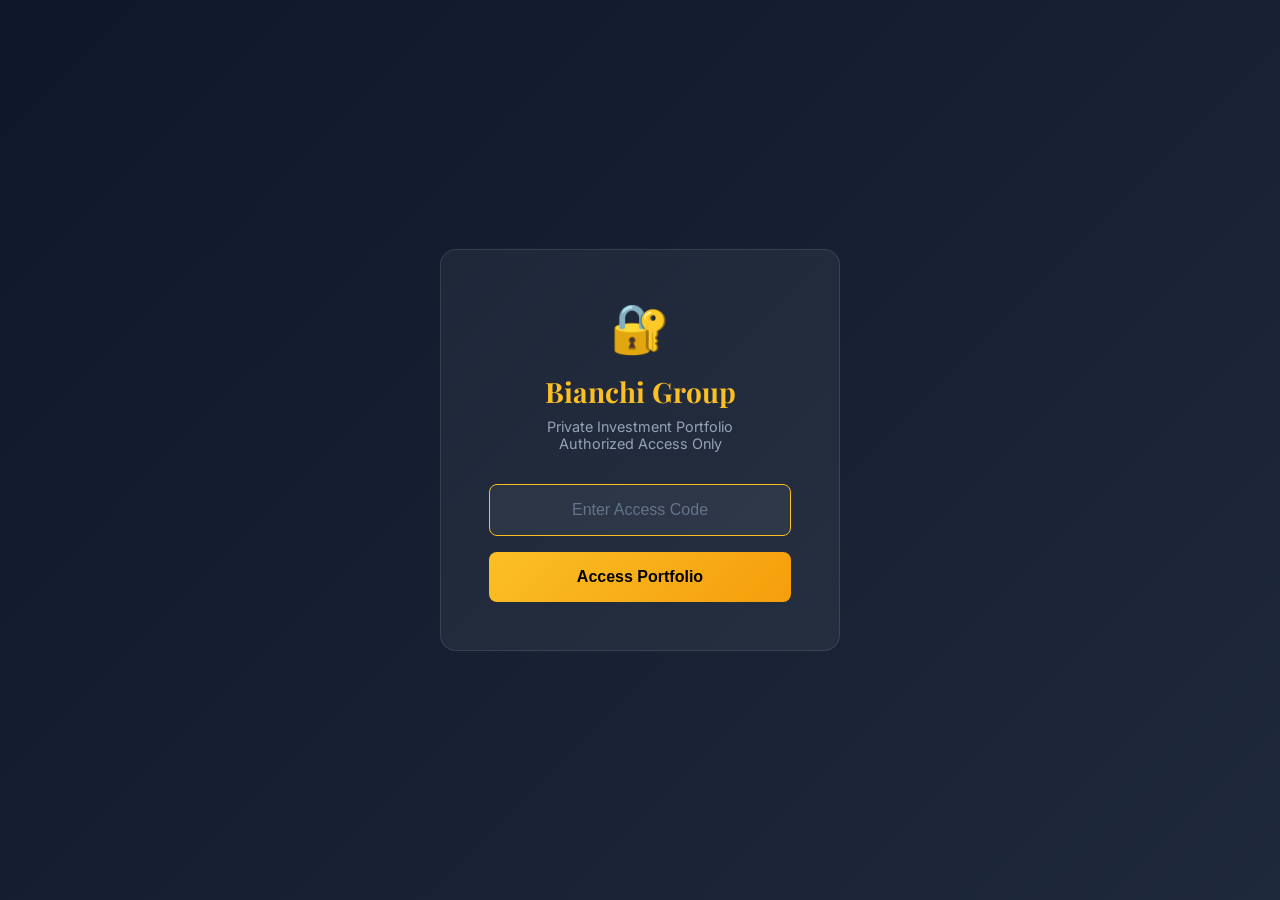
<file: projects/danville-shirlee/index.html>
<!DOCTYPE html>
<html lang="en">
<head>
    <meta charset="UTF-8">
    <meta name="viewport" content="width=device-width, initial-scale=1.0">
    <title>Danville Shirlee | 59% ROI - East Bay Luxury</title>
    <link rel="preconnect" href="https://fonts.googleapis.com">
    <link rel="preconnect" href="https://fonts.gstatic.com" crossorigin>
    <link href="https://fonts.googleapis.com/css2?family=Inter:wght@400;500;600;700&family=Playfair+Display:wght@400;500;600;700&display=swap" rel="stylesheet">
    <link rel="stylesheet" href="https://cdnjs.cloudflare.com/ajax/libs/font-awesome/6.4.0/css/all.min.css">
    <link rel="stylesheet" href="../../styles-v2.css">
</head>
<body>
    <script>
        if (sessionStorage.getItem("bianchi-auth") !== "true") {
            window.location.href = "/projects/";
        }
    </script>
    <nav class="nav" id="navbar"><div class="nav-container"><a href="#" class="nav-brand"><div class="nav-logo">DS</div><span class="nav-title">Danville Shirlee</span></a><div class="nav-actions"><span class="nav-badge"><i class="fas fa-fire"></i> 59% ROI</span><a href="#contact" class="btn btn-primary btn-sm">Schedule Call</a></div></div></nav>
    <section class="hero"><div class="hero-bg"></div><div class="container"><div class="hero-content">
        <span class="hero-badge"><i class="fas fa-gem"></i> Available | East Bay</span>
        <h1 class="hero-title"><span class="title-small">Contra Costa County, California</span><span class="title-main">Shirlee Court</span><span class="title-accent">Danville Luxury Custom</span></h1>
        <p class="hero-subtitle">Luxury custom home in Danville. East Bay's most prestigious suburb. 59% ROI with $1.7M profit potential.</p>
        <div class="pitch-cards"><div class="pitch-card"><div class="pitch-icon"><i class="fas fa-home"></i></div><div class="pitch-content"><span class="pitch-label">Property</span><span class="pitch-value">1 Luxury Custom</span></div></div><div class="pitch-card"><div class="pitch-icon"><i class="fas fa-dollar-sign"></i></div><div class="pitch-content"><span class="pitch-label">Project Cost</span><span class="pitch-value">$2.9M</span></div></div><div class="pitch-card"><div class="pitch-icon"><i class="fas fa-chart-line"></i></div><div class="pitch-content"><span class="pitch-label">Exit Value</span><span class="pitch-value">$4.6M</span></div></div></div>
        <div class="strategy-preview"><h3>Investment Strategy</h3><div class="strategy-cards"><div class="strategy-card featured"><span class="strategy-badge">Available</span><div class="strategy-header"><span class="strategy-label">Luxury Build</span><h4>Danville Custom</h4></div><div class="strategy-metrics"><div class="metric"><span class="metric-value">$1M</span><span class="metric-label">Equity</span></div><div class="metric"><span class="metric-value">1.59x</span><span class="metric-label">Multiple</span></div><div class="metric"><span class="metric-value">59%</span><span class="metric-label">ROI</span></div></div><span class="strategy-timeline"><i class="far fa-clock"></i> 18-24 months</span></div></div></div>
        <div class="investment-min"><span class="min-label">Capital Ask</span><span class="min-value">$1,000,000</span></div>
        <div class="hero-ctas"><a href="#contact" class="btn btn-primary btn-lg"><i class="fas fa-calendar"></i> Schedule Call</a></div>
    </div><div class="hero-stats"><div class="stat-item"><span class="stat-number">59%</span><span class="stat-label">ROI</span></div><div class="stat-item"><span class="stat-number">$1.7M</span><span class="stat-label">Profit</span></div></div></div></section>
    <section class="section section-dark" id="returns"><div class="container"><div class="section-header"><span class="section-badge">Returns</span><h2>Investment Returns</h2></div><div class="returns-hero"><div class="return-card featured"><span class="return-label">ROI</span><span class="return-value">59%</span></div><div class="return-card"><span class="return-label">Multiple</span><span class="return-value">1.59x</span></div><div class="return-card"><span class="return-label">Profit</span><span class="return-value">$1.7M</span></div></div></div></section>
    <section class="section section-light" id="contact"><div class="container"><div class="section-header"><span class="section-badge">Next Steps</span><h2>Ready to Invest?</h2></div><div class="cta-cards"><div class="cta-card primary"><div class="cta-icon"><i class="fas fa-folder"></i></div><h4>Request Package</h4><a href="mailto:invest@bianchigroup.com" class="btn btn-primary">Request</a></div></div></div></section>
    <footer class="footer"><div class="container"><div class="footer-disclaimer"><p>For accredited investors only.</p></div><div class="footer-meta"><span>© 2026 Bianchi Group</span></div></div></footer>
    <script src="../../script-v2.js"></script>
</body>
</html>
</file>
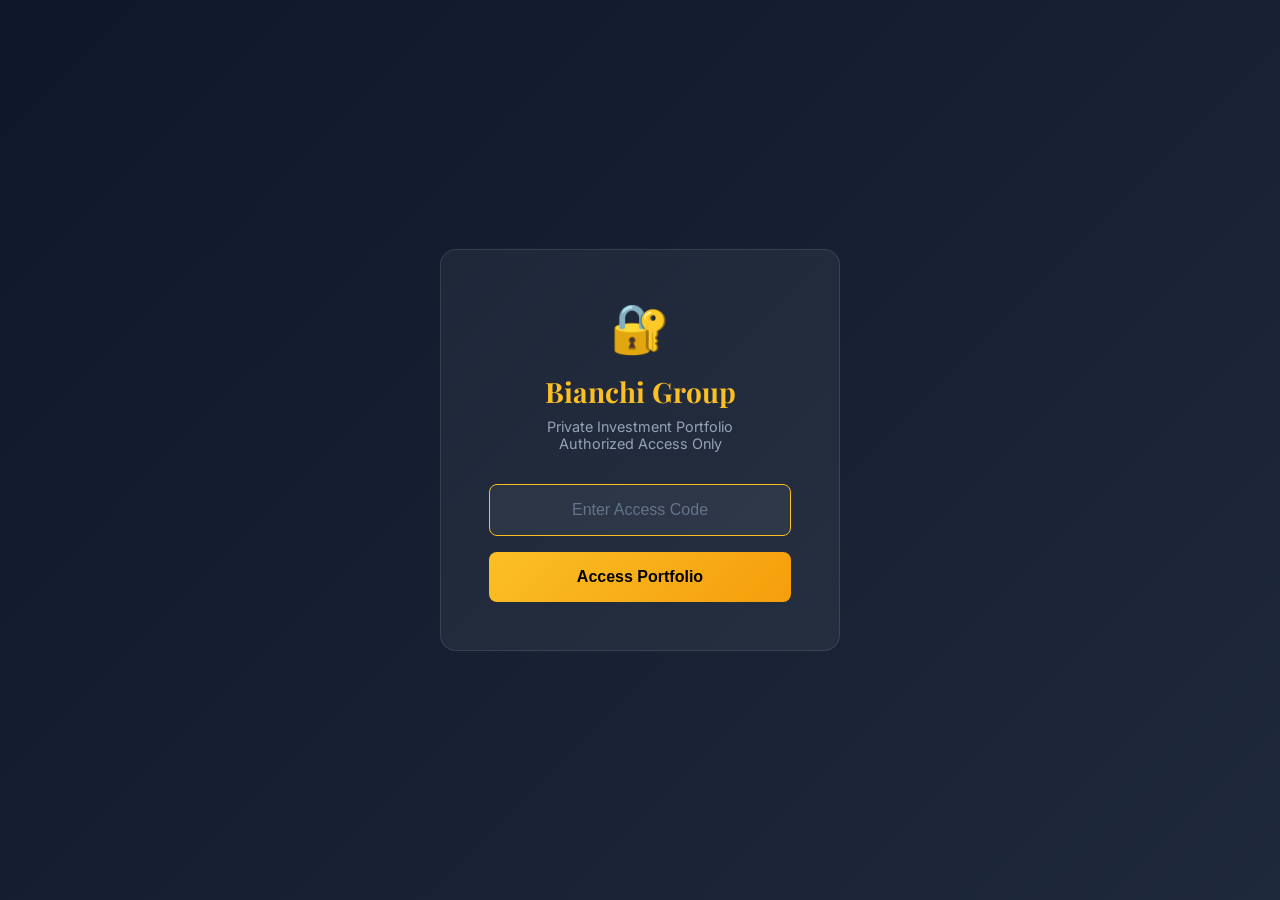
<file: projects/delmar-ave/index.html>
<!DOCTYPE html>
<html lang="en">
<head>
    <meta charset="UTF-8">
    <meta name="viewport" content="width=device-width, initial-scale=1.0">
    <title>Delmar Ave | 28% ROI - Loomis Custom</title>
    <link rel="preconnect" href="https://fonts.googleapis.com">
    <link rel="preconnect" href="https://fonts.gstatic.com" crossorigin>
    <link href="https://fonts.googleapis.com/css2?family=Inter:wght@400;500;600;700&family=Playfair+Display:wght@400;500;600;700&display=swap" rel="stylesheet">
    <link rel="stylesheet" href="https://cdnjs.cloudflare.com/ajax/libs/font-awesome/6.4.0/css/all.min.css">
    <link rel="stylesheet" href="../../styles-v2.css">
</head>
<body>
    <script>
        if (sessionStorage.getItem("bianchi-auth") !== "true") {
            window.location.href = "/projects/";
        }
    </script>
    <nav class="nav" id="navbar"><div class="nav-container"><a href="#" class="nav-brand"><div class="nav-logo">DM</div><span class="nav-title">Delmar Ave</span></a><div class="nav-actions"><span class="nav-badge"><i class="fas fa-gem"></i> $4.3M Profit</span><a href="#contact" class="btn btn-primary btn-sm">Schedule Call</a></div></div></nav>
    <section class="hero"><div class="hero-bg"></div><div class="container"><div class="hero-content">
        <span class="hero-badge"><i class="fas fa-map"></i> Available | Loomis</span>
        <h1 class="hero-title"><span class="title-small">Placer County, California</span><span class="title-main">Delmar Avenue</span><span class="title-accent">Loomis Custom Development</span></h1>
        <p class="hero-subtitle">Custom lot development in Loomis. $4.3M profit potential in Placer County's most charming town.</p>
        <div class="pitch-cards"><div class="pitch-card"><div class="pitch-icon"><i class="fas fa-map"></i></div><div class="pitch-content"><span class="pitch-label">Property</span><span class="pitch-value">Custom Lots</span></div></div><div class="pitch-card"><div class="pitch-icon"><i class="fas fa-dollar-sign"></i></div><div class="pitch-content"><span class="pitch-label">Project Cost</span><span class="pitch-value">$15.4M</span></div></div><div class="pitch-card"><div class="pitch-icon"><i class="fas fa-chart-line"></i></div><div class="pitch-content"><span class="pitch-label">Exit Value</span><span class="pitch-value">$19.7M</span></div></div></div>
        <div class="strategy-preview"><h3>Investment Strategy</h3><div class="strategy-cards"><div class="strategy-card featured"><span class="strategy-badge">Available</span><div class="strategy-header"><span class="strategy-label">Lot Sales</span><h4>Loomis Custom Lots</h4></div><div class="strategy-metrics"><div class="metric"><span class="metric-value">$1.5M</span><span class="metric-label">Equity</span></div><div class="metric"><span class="metric-value">1.28x</span><span class="metric-label">Multiple</span></div><div class="metric"><span class="metric-value">28%</span><span class="metric-label">ROI</span></div></div><span class="strategy-timeline"><i class="far fa-clock"></i> 18-24 months</span></div></div></div>
        <div class="investment-min"><span class="min-label">Capital Ask</span><span class="min-value">$1,500,000</span></div>
        <div class="hero-ctas"><a href="#contact" class="btn btn-primary btn-lg"><i class="fas fa-calendar"></i> Schedule Call</a></div>
    </div><div class="hero-stats"><div class="stat-item"><span class="stat-number">28%</span><span class="stat-label">ROI</span></div><div class="stat-item"><span class="stat-number">$4.3M</span><span class="stat-label">Profit</span></div></div></div></section>
    <section class="section section-dark" id="returns"><div class="container"><div class="section-header"><span class="section-badge">Returns</span><h2>Investment Returns</h2></div><div class="returns-hero"><div class="return-card featured"><span class="return-label">Profit</span><span class="return-value">$4.3M</span></div><div class="return-card"><span class="return-label">ROI</span><span class="return-value">28%</span></div><div class="return-card"><span class="return-label">Multiple</span><span class="return-value">1.28x</span></div></div></div></section>
    <section class="section section-light" id="contact"><div class="container"><div class="section-header"><span class="section-badge">Next Steps</span><h2>Ready to Invest?</h2></div><div class="cta-cards"><div class="cta-card primary"><div class="cta-icon"><i class="fas fa-folder"></i></div><h4>Request Package</h4><a href="mailto:invest@bianchigroup.com" class="btn btn-primary">Request</a></div></div></div></section>
    <footer class="footer"><div class="container"><div class="footer-disclaimer"><p>For accredited investors only.</p></div><div class="footer-meta"><span>© 2026 Bianchi Group</span></div></div></footer>
    <script src="../../script-v2.js"></script>
</body>
</html>
</file>
<file: styles-v2.css>
/* =====================================================
   Vista Lake Estates - Investor Landing Page V2
   Inspired by: RealtyMogul, Fundrise, CrowdStreet, Stripe
   ===================================================== */

/* CSS Variables */
:root {
    /* Colors - Trust & Premium */
    --navy-900: #0a1628;
    --navy-800: #0f2240;
    --navy-700: #1e3a5f;
    --navy-600: #2a4a72;
    --navy-500: #3d6087;
    --navy-400: #5a7a9f;
    --navy-300: #8ba3bf;
    --navy-200: #b4c5d9;
    --navy-100: #dce4ed;
    --navy-50: #f0f4f8;

    --gold-500: #c9a961;
    --gold-400: #d4ba7a;
    --gold-300: #e0cb93;
    --gold-200: #ebddac;
    
    --green-500: #2ecc71;
    --green-400: #58d68d;
    --amber-500: #f39c12;
    --amber-400: #f5b041;
    --red-500: #e74c3c;
    --red-400: #ec7063;
    --slate-500: #64748b;
    --slate-400: #94a3b8;
    --slate-300: #cbd5e1;
    --slate-100: #f1f5f9;
    
    --bg-primary: #ffffff;
    --bg-secondary: #f8fafc;
    --bg-dark: var(--navy-900);
    
    /* Typography */
    --font-display: 'Playfair Display', Georgia, serif;
    --font-body: 'Inter', -apple-system, sans-serif;
    --font-mono: 'JetBrains Mono', monospace;
    
    /* Spacing */
    --section-padding: 100px;
    --container-max: 1200px;
    
    /* Shadows */
    --shadow-sm: 0 1px 2px rgba(0,0,0,0.05);
    --shadow-md: 0 4px 12px rgba(0,0,0,0.08);
    --shadow-lg: 0 8px 30px rgba(0,0,0,0.12);
    --shadow-xl: 0 20px 50px rgba(0,0,0,0.15);
    
    /* Borders */
    --radius-sm: 6px;
    --radius-md: 12px;
    --radius-lg: 20px;
    --radius-full: 100px;
}

/* Reset & Base */
*, *::before, *::after {
    box-sizing: border-box;
    margin: 0;
    padding: 0;
}

html {
    scroll-behavior: smooth;
    scroll-padding-top: 80px;
}

body {
    font-family: var(--font-body);
    font-size: 16px;
    line-height: 1.7;
    color: var(--navy-800);
    background: var(--bg-primary);
    -webkit-font-smoothing: antialiased;
}

.container {
    max-width: var(--container-max);
    margin: 0 auto;
    padding: 0 24px;
}

/* =====================================================
   NAVIGATION
   ===================================================== */
.nav {
    position: fixed;
    top: 0;
    left: 0;
    right: 0;
    z-index: 1000;
    background: rgba(255,255,255,0.98);
    backdrop-filter: blur(20px);
    border-bottom: 1px solid var(--navy-100);
    transition: all 0.3s ease;
}

.nav.scrolled {
    box-shadow: var(--shadow-md);
}

.nav-container {
    max-width: var(--container-max);
    margin: 0 auto;
    display: flex;
    align-items: center;
    justify-content: space-between;
    padding: 16px 24px;
}

.nav-brand {
    display: flex;
    align-items: center;
    gap: 12px;
    text-decoration: none;
}

.nav-logo {
    width: 40px;
    height: 40px;
    background: linear-gradient(135deg, var(--navy-700), var(--navy-900));
    color: var(--gold-400);
    display: flex;
    align-items: center;
    justify-content: center;
    font-family: var(--font-display);
    font-weight: 700;
    font-size: 14px;
    border-radius: var(--radius-sm);
}

.nav-title {
    font-family: var(--font-display);
    font-weight: 600;
    font-size: 18px;
    color: var(--navy-800);
}

.nav-links {
    display: flex;
    gap: 8px;
}

.nav-links a {
    padding: 8px 16px;
    color: var(--navy-600);
    text-decoration: none;
    font-size: 14px;
    font-weight: 500;
    border-radius: var(--radius-sm);
    transition: all 0.2s;
}

.nav-links a:hover {
    background: var(--navy-50);
    color: var(--navy-800);
}

.nav-actions {
    display: flex;
    align-items: center;
    gap: 16px;
}

.nav-badge {
    display: flex;
    align-items: center;
    gap: 6px;
    padding: 6px 12px;
    background: rgba(46, 204, 113, 0.1);
    color: var(--green-500);
    font-size: 12px;
    font-weight: 600;
    border-radius: var(--radius-full);
}

.nav-toggle {
    display: none;
    flex-direction: column;
    gap: 5px;
    padding: 8px;
    background: none;
    border: none;
    cursor: pointer;
}

.nav-toggle span {
    width: 24px;
    height: 2px;
    background: var(--navy-700);
    border-radius: 2px;
    transition: all 0.3s;
}

/* =====================================================
   BUTTONS
   ===================================================== */
.btn {
    display: inline-flex;
    align-items: center;
    justify-content: center;
    gap: 8px;
    padding: 12px 24px;
    font-family: var(--font-body);
    font-size: 14px;
    font-weight: 600;
    text-decoration: none;
    border-radius: var(--radius-sm);
    border: 2px solid transparent;
    cursor: pointer;
    transition: all 0.2s;
}

.btn-primary {
    background: var(--navy-700);
    color: white;
    border-color: var(--navy-700);
}

.btn-primary:hover {
    background: var(--navy-800);
    border-color: var(--navy-800);
    transform: translateY(-2px);
    box-shadow: var(--shadow-md);
}

.btn-outline {
    background: transparent;
    color: var(--navy-700);
    border-color: var(--navy-300);
}

.btn-outline:hover {
    background: var(--navy-50);
    border-color: var(--navy-500);
}

.btn-sm {
    padding: 8px 16px;
    font-size: 13px;
}

.btn-lg {
    padding: 16px 32px;
    font-size: 16px;
}

/* =====================================================
   BADGES
   ===================================================== */
.badge {
    display: inline-flex;
    align-items: center;
    gap: 4px;
    padding: 4px 10px;
    font-size: 11px;
    font-weight: 600;
    text-transform: uppercase;
    letter-spacing: 0.5px;
    border-radius: var(--radius-sm);
}

.badge-verified {
    background: rgba(46, 204, 113, 0.15);
    color: var(--green-500);
}

.badge-progress {
    background: rgba(243, 156, 18, 0.15);
    color: var(--amber-500);
}

.badge-pending {
    background: rgba(231, 76, 60, 0.15);
    color: var(--red-500);
}

/* =====================================================
   HERO SECTION
   ===================================================== */
.hero {
    position: relative;
    min-height: 100vh;
    display: flex;
    align-items: center;
    padding: 120px 0 80px;
    background: linear-gradient(135deg, var(--navy-900) 0%, var(--navy-700) 100%);
    overflow: hidden;
}

.hero-bg {
    position: absolute;
    inset: 0;
    background-image: 
        radial-gradient(ellipse at 20% 30%, rgba(201, 169, 97, 0.15) 0%, transparent 50%),
        radial-gradient(ellipse at 80% 70%, rgba(201, 169, 97, 0.1) 0%, transparent 50%),
        url("data:image/svg+xml,%3Csvg width='60' height='60' viewBox='0 0 60 60' xmlns='http://www.w3.org/2000/svg'%3E%3Cg fill='%23c9a962' fill-opacity='0.03'%3E%3Cpath d='M36 34v-4h-2v4h-4v2h4v4h2v-4h4v-2h-4zm0-30V0h-2v4h-4v2h4v4h2V6h4V4h-4z'/%3E%3C/g%3E%3C/svg%3E");
}

.hero .container {
    position: relative;
    display: grid;
    grid-template-columns: 1fr auto;
    gap: 60px;
    align-items: start;
}

.hero-content {
    max-width: 720px;
}

.hero-badge {
    display: inline-flex;
    align-items: center;
    gap: 8px;
    padding: 8px 16px;
    background: rgba(201, 169, 97, 0.15);
    border: 1px solid rgba(201, 169, 97, 0.3);
    color: var(--gold-400);
    font-size: 12px;
    font-weight: 600;
    letter-spacing: 1px;
    text-transform: uppercase;
    border-radius: var(--radius-full);
    margin-bottom: 24px;
}

.hero-title {
    margin-bottom: 24px;
}

.title-small {
    display: block;
    font-family: var(--font-body);
    font-size: 14px;
    font-weight: 500;
    color: var(--navy-300);
    letter-spacing: 2px;
    text-transform: uppercase;
    margin-bottom: 8px;
}

.title-main {
    display: block;
    font-family: var(--font-display);
    font-size: clamp(40px, 6vw, 64px);
    font-weight: 400;
    color: white;
    line-height: 1.1;
}

.title-accent {
    display: block;
    font-family: var(--font-display);
    font-size: clamp(24px, 3vw, 32px);
    font-weight: 600;
    background: linear-gradient(135deg, var(--gold-400), var(--gold-200));
    -webkit-background-clip: text;
    -webkit-text-fill-color: transparent;
    background-clip: text;
    margin-top: 8px;
}

.hero-subtitle {
    font-size: 18px;
    color: var(--navy-200);
    line-height: 1.8;
    margin-bottom: 40px;
}

/* Pitch Cards */
.pitch-cards {
    display: flex;
    gap: 16px;
    margin-bottom: 40px;
    flex-wrap: wrap;
}

.pitch-card {
    display: flex;
    align-items: center;
    gap: 12px;
    padding: 16px 20px;
    background: rgba(255,255,255,0.05);
    border: 1px solid rgba(255,255,255,0.1);
    border-radius: var(--radius-md);
    flex: 1;
    min-width: 200px;
}

.pitch-icon {
    width: 40px;
    height: 40px;
    display: flex;
    align-items: center;
    justify-content: center;
    background: rgba(201, 169, 97, 0.2);
    color: var(--gold-400);
    border-radius: var(--radius-sm);
    font-size: 18px;
}

.pitch-content {
    flex: 1;
}

.pitch-label {
    display: block;
    font-size: 11px;
    color: var(--navy-400);
    text-transform: uppercase;
    letter-spacing: 0.5px;
}

.pitch-value {
    display: block;
    font-size: 16px;
    font-weight: 600;
    color: white;
}

/* Strategy Preview Cards */
.strategy-preview {
    margin-bottom: 40px;
}

.strategy-preview h3 {
    font-size: 14px;
    color: var(--navy-300);
    text-transform: uppercase;
    letter-spacing: 1px;
    margin-bottom: 16px;
}

.strategy-cards {
    display: grid;
    grid-template-columns: repeat(2, 1fr);
    gap: 20px;
}

.strategy-card {
    position: relative;
    padding: 24px;
    background: rgba(255,255,255,0.03);
    border: 1px solid rgba(255,255,255,0.1);
    border-radius: var(--radius-md);
    cursor: pointer;
    transition: all 0.3s;
}

.strategy-card:hover {
    background: rgba(255,255,255,0.06);
    border-color: rgba(255,255,255,0.2);
    transform: translateY(-4px);
}

.strategy-card.featured {
    background: rgba(201, 169, 97, 0.1);
    border-color: rgba(201, 169, 97, 0.3);
}

.strategy-badge {
    position: absolute;
    top: -10px;
    right: 16px;
    padding: 4px 12px;
    background: var(--gold-500);
    color: var(--navy-900);
    font-size: 10px;
    font-weight: 700;
    text-transform: uppercase;
    letter-spacing: 0.5px;
    border-radius: var(--radius-full);
}

.strategy-header {
    margin-bottom: 20px;
}

.strategy-label {
    font-size: 11px;
    color: var(--navy-400);
    text-transform: uppercase;
    letter-spacing: 0.5px;
}

.strategy-header h4 {
    font-size: 20px;
    color: white;
    margin-top: 4px;
}

.strategy-metrics {
    display: grid;
    grid-template-columns: repeat(3, 1fr);
    gap: 12px;
    margin-bottom: 16px;
}

.metric {
    text-align: center;
}

.metric-value {
    display: block;
    font-family: var(--font-mono);
    font-size: 20px;
    font-weight: 600;
    color: var(--gold-400);
}

.metric-label {
    display: block;
    font-size: 10px;
    color: var(--navy-400);
    text-transform: uppercase;
    margin-top: 4px;
}

.strategy-desc {
    font-size: 14px;
    color: var(--navy-300);
    margin-bottom: 12px;
}

.strategy-timeline {
    font-size: 12px;
    color: var(--navy-400);
}

.strategy-timeline i {
    margin-right: 6px;
}

/* Investment Minimum */
.investment-min {
    display: flex;
    align-items: center;
    gap: 12px;
    padding: 16px 24px;
    background: rgba(255,255,255,0.05);
    border-radius: var(--radius-md);
    margin-bottom: 32px;
}

.min-label {
    font-size: 13px;
    color: var(--navy-400);
}

.min-value {
    font-family: var(--font-mono);
    font-size: 24px;
    font-weight: 700;
    color: white;
}

.min-note {
    font-size: 12px;
    color: var(--navy-500);
    margin-left: auto;
}

/* Hero CTAs */
.hero-ctas {
    display: flex;
    gap: 16px;
    flex-wrap: wrap;
}

.hero-ctas .btn-primary {
    background: var(--gold-500);
    border-color: var(--gold-500);
    color: var(--navy-900);
}

.hero-ctas .btn-primary:hover {
    background: var(--gold-400);
    border-color: var(--gold-400);
}

.hero-ctas .btn-outline {
    color: white;
    border-color: rgba(255,255,255,0.3);
}

.hero-ctas .btn-outline:hover {
    background: rgba(255,255,255,0.1);
    border-color: rgba(255,255,255,0.5);
}

/* Hero Stats Sidebar */
.hero-stats {
    display: flex;
    flex-direction: column;
    gap: 16px;
    padding: 24px;
    background: rgba(255,255,255,0.03);
    border: 1px solid rgba(255,255,255,0.1);
    border-radius: var(--radius-md);
}

.stat-item {
    text-align: center;
    padding: 16px;
}

.stat-item:not(:last-child) {
    border-bottom: 1px solid rgba(255,255,255,0.1);
}

.stat-number {
    display: block;
    font-family: var(--font-display);
    font-size: 36px;
    font-weight: 700;
    color: var(--gold-400);
    line-height: 1;
}

.stat-label {
    display: block;
    font-size: 12px;
    color: var(--navy-400);
    text-transform: uppercase;
    letter-spacing: 1px;
    margin-top: 8px;
}

/* Scroll Indicator */
.scroll-indicator {
    position: absolute;
    bottom: 32px;
    left: 50%;
    transform: translateX(-50%);
    display: flex;
    flex-direction: column;
    align-items: center;
    gap: 8px;
    color: var(--navy-400);
    font-size: 12px;
    animation: bounce 2s infinite;
}

@keyframes bounce {
    0%, 100% { transform: translateX(-50%) translateY(0); }
    50% { transform: translateX(-50%) translateY(8px); }
}

/* =====================================================
   SECTIONS - Consistent Layout System
   ===================================================== */
.section {
    padding: var(--section-padding) 0;
    position: relative;
}

.section::before {
    content: '';
    position: absolute;
    top: 0;
    left: 50%;
    transform: translateX(-50%);
    width: 80px;
    height: 3px;
    background: linear-gradient(90deg, transparent, var(--gold-500), transparent);
    border-radius: 2px;
    opacity: 0.5;
}

.section-dark {
    background: linear-gradient(180deg, var(--navy-900) 0%, #0d1e33 100%);
    color: white;
}

.section-dark::before {
    background: linear-gradient(90deg, transparent, var(--gold-400), transparent);
}

.section-light {
    background: linear-gradient(180deg, var(--bg-secondary) 0%, #f0f4f8 100%);
}

.section-header {
    text-align: center;
    margin-bottom: 60px;
}

.section-badge {
    display: inline-block;
    padding: 6px 16px;
    background: rgba(30, 58, 95, 0.1);
    color: var(--navy-600);
    font-size: 12px;
    font-weight: 600;
    text-transform: uppercase;
    letter-spacing: 1px;
    border-radius: var(--radius-full);
    margin-bottom: 16px;
}

.section-dark .section-badge {
    background: rgba(201, 169, 97, 0.15);
    color: var(--gold-400);
}

.section-header h2 {
    font-family: var(--font-display);
    font-size: clamp(32px, 4vw, 48px);
    font-weight: 500;
    margin-bottom: 16px;
}

.section-header p {
    font-size: 18px;
    color: var(--navy-500);
    max-width: 600px;
    margin: 0 auto;
}

.section-dark .section-header p {
    color: var(--navy-300);
}

/* =====================================================
   TABS COMPONENT
   ===================================================== */
.expandable-section {
    padding: 60px 0;
    background: var(--bg-secondary);
}

.tabs-container {
    background: white;
    border-radius: var(--radius-lg);
    box-shadow: var(--shadow-lg);
    overflow: hidden;
}

.tabs-header {
    display: flex;
    border-bottom: 1px solid var(--navy-100);
    overflow-x: auto;
}

.tab-btn {
    display: flex;
    align-items: center;
    gap: 8px;
    padding: 20px 28px;
    background: none;
    border: none;
    font-family: var(--font-body);
    font-size: 14px;
    font-weight: 500;
    color: var(--navy-500);
    cursor: pointer;
    transition: all 0.2s;
    white-space: nowrap;
    border-bottom: 2px solid transparent;
    margin-bottom: -1px;
}

.tab-btn:hover {
    color: var(--navy-700);
    background: var(--navy-50);
}

.tab-btn.active {
    color: var(--navy-800);
    border-bottom-color: var(--gold-500);
}

.tab-btn i {
    font-size: 16px;
}

.tabs-content {
    padding: 0;
}

.tab-panel {
    display: none;
    padding: 40px;
}

.tab-panel.active {
    display: block;
    animation: fadeIn 0.3s ease;
}

@keyframes fadeIn {
    from { opacity: 0; transform: translateY(10px); }
    to { opacity: 1; transform: translateY(0); }
}

.panel-grid {
    display: grid;
    grid-template-columns: 1fr 350px;
    gap: 40px;
}

.panel-main h3 {
    font-size: 24px;
    margin-bottom: 24px;
}

/* Data Table */
.data-table {
    margin-bottom: 24px;
}

.data-row {
    display: flex;
    align-items: center;
    padding: 14px 0;
    border-bottom: 1px solid var(--navy-100);
}

.data-label {
    flex: 1;
    color: var(--navy-500);
    font-size: 14px;
}

.data-value {
    font-weight: 600;
    color: var(--navy-800);
    margin-right: 16px;
}

/* Source Citation */
.source-citation {
    display: flex;
    align-items: center;
    gap: 8px;
    padding: 12px 16px;
    background: var(--navy-50);
    border-radius: var(--radius-sm);
    font-size: 13px;
    color: var(--navy-500);
}

.source-citation a {
    color: var(--navy-700);
    text-decoration: underline;
}

.citation-date {
    margin-left: auto;
    font-size: 12px;
    color: var(--navy-400);
}

/* Map Preview */
.map-preview {
    position: relative;
    border-radius: var(--radius-md);
    overflow: hidden;
    height: 300px;
}

.map-preview img {
    width: 100%;
    height: 100%;
    object-fit: cover;
}

.map-expand {
    position: absolute;
    bottom: 12px;
    right: 12px;
    padding: 8px 16px;
    background: rgba(0,0,0,0.7);
    color: white;
    font-size: 13px;
    text-decoration: none;
    border-radius: var(--radius-sm);
    transition: all 0.2s;
}

.map-expand:hover {
    background: rgba(0,0,0,0.9);
}

/* Timeline */
.status-timeline {
    position: relative;
    padding-left: 32px;
}

.status-timeline::before {
    content: '';
    position: absolute;
    left: 11px;
    top: 0;
    bottom: 0;
    width: 2px;
    background: var(--navy-200);
}

.timeline-item {
    position: relative;
    padding-bottom: 24px;
}

.timeline-marker {
    position: absolute;
    left: -32px;
    width: 24px;
    height: 24px;
    background: var(--navy-200);
    border-radius: 50%;
    display: flex;
    align-items: center;
    justify-content: center;
    font-size: 10px;
    color: white;
}

.timeline-item.complete .timeline-marker {
    background: var(--green-500);
}

.timeline-item.highlight .timeline-marker {
    background: var(--gold-500);
    color: var(--navy-900);
}

.timeline-item.future .timeline-marker {
    background: var(--navy-400);
}

.timeline-date {
    font-size: 12px;
    color: var(--navy-400);
    font-weight: 600;
}

.timeline-content h4 {
    font-size: 16px;
    margin: 4px 0;
}

.timeline-content p {
    font-size: 14px;
    color: var(--navy-500);
}

/* Highlight Box */
.highlight-box {
    display: flex;
    gap: 16px;
    padding: 20px;
    background: linear-gradient(135deg, rgba(201, 169, 97, 0.1), rgba(201, 169, 97, 0.05));
    border: 1px solid rgba(201, 169, 97, 0.3);
    border-radius: var(--radius-md);
    margin-top: 24px;
}

.highlight-icon {
    width: 48px;
    height: 48px;
    background: var(--gold-500);
    color: var(--navy-900);
    border-radius: var(--radius-sm);
    display: flex;
    align-items: center;
    justify-content: center;
    font-size: 20px;
    flex-shrink: 0;
}

.highlight-content h4 {
    font-size: 16px;
    margin-bottom: 4px;
}

.highlight-content p {
    font-size: 14px;
    color: var(--navy-600);
}

/* CEQA Box */
.ceqa-box {
    padding: 24px;
    background: var(--navy-50);
    border-radius: var(--radius-md);
    margin-bottom: 16px;
}

.ceqa-box h4 {
    font-size: 16px;
    margin-bottom: 16px;
}

.ceqa-box h4 i {
    color: var(--green-500);
    margin-right: 8px;
}

.ceqa-row {
    display: flex;
    justify-content: space-between;
    padding: 8px 0;
    border-bottom: 1px solid var(--navy-100);
    font-size: 14px;
}

.ceqa-row span:first-child {
    color: var(--navy-500);
}

.ceqa-link {
    display: block;
    margin-top: 16px;
    padding: 12px;
    background: white;
    border: 1px solid var(--navy-200);
    border-radius: var(--radius-sm);
    text-align: center;
    color: var(--navy-700);
    font-size: 13px;
    font-weight: 500;
    text-decoration: none;
    transition: all 0.2s;
}

.ceqa-link:hover {
    background: var(--navy-100);
}

/* Savings Callout */
.savings-callout {
    text-align: center;
    padding: 24px;
    background: linear-gradient(135deg, var(--green-500), #27ae60);
    color: white;
    border-radius: var(--radius-md);
}

.savings-label {
    display: block;
    font-size: 12px;
    text-transform: uppercase;
    opacity: 0.8;
}

.savings-value {
    display: block;
    font-family: var(--font-display);
    font-size: 32px;
    font-weight: 700;
    margin: 8px 0;
}

.savings-note {
    display: block;
    font-size: 13px;
    opacity: 0.9;
}

/* Location Highlights */
.panel-intro {
    font-size: 16px;
    color: var(--navy-600);
    margin-bottom: 24px;
}

.location-highlights {
    display: grid;
    grid-template-columns: repeat(2, 1fr);
    gap: 20px;
    margin-bottom: 32px;
}

.loc-item {
    display: flex;
    gap: 16px;
    padding: 16px;
    background: var(--navy-50);
    border-radius: var(--radius-sm);
}

.loc-item i {
    font-size: 20px;
    color: var(--gold-500);
}

.loc-item h4 {
    font-size: 14px;
    margin-bottom: 4px;
}

.loc-item p {
    font-size: 13px;
    color: var(--navy-500);
}

/* Comp Table */
.comp-table {
    background: var(--navy-50);
    border-radius: var(--radius-md);
    overflow: hidden;
    margin-bottom: 16px;
}

.comp-header {
    display: grid;
    grid-template-columns: 2fr 1fr 1fr 1fr;
    gap: 16px;
    padding: 12px 16px;
    background: var(--navy-100);
    font-size: 12px;
    font-weight: 600;
    text-transform: uppercase;
    color: var(--navy-600);
}

.comp-row {
    display: grid;
    grid-template-columns: 2fr 1fr 1fr 1fr;
    gap: 16px;
    padding: 14px 16px;
    font-size: 14px;
    border-bottom: 1px solid var(--navy-100);
}

.comp-row .highlight {
    color: var(--green-500);
    font-weight: 600;
}

/* Market Snapshot */
.market-snapshot {
    padding: 24px;
    background: var(--navy-50);
    border-radius: var(--radius-md);
}

.market-snapshot h4 {
    font-size: 16px;
    margin-bottom: 16px;
}

.market-stat {
    display: flex;
    justify-content: space-between;
    padding: 10px 0;
    border-bottom: 1px solid var(--navy-100);
    font-size: 14px;
}

.market-label {
    color: var(--navy-500);
}

.market-value {
    font-weight: 600;
}

/* Partner Card */
.partner-card {
    padding: 24px;
    background: var(--navy-50);
    border-radius: var(--radius-md);
    margin-bottom: 24px;
}

.partner-header {
    display: flex;
    gap: 16px;
    margin-bottom: 20px;
}

.partner-logo {
    width: 60px;
    height: 60px;
    background: var(--navy-700);
    color: var(--gold-400);
    display: flex;
    align-items: center;
    justify-content: center;
    font-family: var(--font-display);
    font-size: 24px;
    font-weight: 700;
    border-radius: var(--radius-sm);
}

.partner-info h4 {
    font-size: 18px;
    margin-bottom: 4px;
}

.partner-info p {
    font-size: 13px;
    color: var(--navy-500);
    margin-bottom: 4px;
}

.partner-info a {
    font-size: 13px;
    color: var(--navy-700);
}

.partner-stats {
    display: grid;
    grid-template-columns: repeat(3, 1fr);
    gap: 16px;
    padding: 20px 0;
    border-top: 1px solid var(--navy-200);
    border-bottom: 1px solid var(--navy-200);
}

.partner-stat {
    text-align: center;
}

.partner-stat .stat-value {
    display: block;
    font-size: 24px;
    font-weight: 700;
    color: var(--navy-800);
}

.partner-stat .stat-label {
    font-size: 11px;
    color: var(--navy-500);
}

.partner-recent {
    margin-top: 20px;
}

.partner-recent h5 {
    font-size: 12px;
    color: var(--navy-400);
    text-transform: uppercase;
    margin-bottom: 8px;
}

.partner-recent p {
    font-size: 14px;
    color: var(--navy-600);
}

/* Scope List */
.scope-list {
    list-style: none;
    padding: 0;
    margin: 0 0 24px 0;
}

.scope-list li {
    padding: 12px 0 12px 28px;
    border-bottom: 1px solid var(--navy-100);
    font-size: 14px;
    position: relative;
}

.scope-list li::before {
    content: '→';
    position: absolute;
    left: 0;
    color: var(--gold-500);
    font-weight: 600;
}

.scope-list li strong {
    color: var(--navy-800);
}

/* Builders Grid */
.builders-grid {
    display: grid;
    grid-template-columns: repeat(2, 1fr);
    gap: 12px;
}

.builder-item {
    padding: 16px;
    background: var(--navy-50);
    border-radius: var(--radius-sm);
}

.builder-item strong {
    display: block;
    font-size: 14px;
    margin-bottom: 4px;
}

.builder-item span {
    font-size: 12px;
    color: var(--navy-500);
}

/* =====================================================
   RETURNS SECTION
   ===================================================== */
.strategy-toggle {
    display: flex;
    justify-content: center;
    gap: 16px;
    margin-bottom: 48px;
}

.toggle-btn {
    position: relative;
    padding: 20px 32px;
    background: rgba(255,255,255,0.05);
    border: 2px solid rgba(255,255,255,0.1);
    border-radius: var(--radius-md);
    cursor: pointer;
    transition: all 0.3s;
    text-align: left;
    min-width: 200px;
}

.toggle-btn:hover {
    background: rgba(255,255,255,0.08);
    border-color: rgba(255,255,255,0.2);
}

.toggle-btn.active {
    background: rgba(201, 169, 97, 0.15);
    border-color: var(--gold-500);
}

.toggle-label {
    display: block;
    font-size: 11px;
    color: var(--navy-400);
    text-transform: uppercase;
    letter-spacing: 0.5px;
}

.toggle-title {
    display: block;
    font-size: 18px;
    font-weight: 600;
    color: white;
    margin-top: 4px;
}

.toggle-badge {
    position: absolute;
    top: -10px;
    right: 12px;
    padding: 4px 10px;
    background: var(--gold-500);
    color: var(--navy-900);
    font-size: 10px;
    font-weight: 700;
    text-transform: uppercase;
    border-radius: var(--radius-full);
}

.strategy-panel {
    display: none;
}

.strategy-panel.active {
    display: block;
    animation: fadeIn 0.3s ease;
}

/* Returns Hero */
.returns-hero {
    display: grid;
    grid-template-columns: repeat(4, 1fr);
    gap: 20px;
    margin-bottom: 48px;
}

.return-card {
    text-align: center;
    padding: 32px 24px;
    background: rgba(255,255,255,0.05);
    border: 1px solid rgba(255,255,255,0.1);
    border-radius: var(--radius-md);
}

.return-card.featured {
    background: rgba(201, 169, 97, 0.15);
    border-color: rgba(201, 169, 97, 0.3);
}

.return-label {
    display: block;
    font-size: 12px;
    color: var(--navy-400);
    text-transform: uppercase;
    letter-spacing: 0.5px;
}

.return-value {
    display: block;
    font-family: var(--font-mono);
    font-size: 32px;
    font-weight: 700;
    color: var(--gold-400);
    margin-top: 8px;
}

/* Vertical Advantage */
.vertical-advantage {
    padding: 32px;
    background: rgba(46, 204, 113, 0.1);
    border: 1px solid rgba(46, 204, 113, 0.3);
    border-radius: var(--radius-md);
    margin-bottom: 48px;
}

.vertical-advantage h4 {
    font-size: 16px;
    color: var(--green-400);
    margin-bottom: 20px;
}

.advantage-grid {
    display: grid;
    grid-template-columns: repeat(3, 1fr);
    gap: 24px;
}

.advantage-item {
    text-align: center;
}

.adv-number {
    display: block;
    font-family: var(--font-mono);
    font-size: 28px;
    font-weight: 700;
    color: white;
}

.adv-label {
    display: block;
    font-size: 13px;
    color: var(--navy-300);
    margin-top: 4px;
}

/* =====================================================
   ACCORDION
   ===================================================== */
.accordion {
    display: flex;
    flex-direction: column;
    gap: 12px;
}

.accordion-item {
    background: rgba(255,255,255,0.05);
    border: 1px solid rgba(255,255,255,0.1);
    border-radius: var(--radius-md);
    overflow: hidden;
}

.section:not(.section-dark) .accordion-item {
    background: white;
    border-color: var(--navy-100);
    box-shadow: var(--shadow-sm);
}

.accordion-trigger {
    width: 100%;
    display: flex;
    align-items: center;
    justify-content: space-between;
    padding: 20px 24px;
    background: none;
    border: none;
    font-family: var(--font-body);
    font-size: 15px;
    font-weight: 600;
    color: white;
    cursor: pointer;
    transition: all 0.2s;
}

.section:not(.section-dark) .accordion-trigger {
    color: var(--navy-800);
}

.accordion-trigger:hover {
    background: rgba(255,255,255,0.05);
}

.section:not(.section-dark) .accordion-trigger:hover {
    background: var(--navy-50);
}

.accordion-trigger span {
    display: flex;
    align-items: center;
    gap: 12px;
}

.accordion-trigger i:last-child {
    transition: transform 0.3s;
}

.accordion-item.open .accordion-trigger i:last-child {
    transform: rotate(180deg);
}

.accordion-status {
    display: flex;
    align-items: center;
    gap: 12px;
    font-size: 13px;
    font-weight: 400;
    color: var(--navy-400);
}

.progress-mini {
    width: 60px;
    height: 4px;
    background: rgba(255,255,255,0.2);
    border-radius: 2px;
    overflow: hidden;
}

.progress-mini::after {
    content: '';
    display: block;
    height: 100%;
    width: var(--progress);
    background: var(--gold-500);
}

.accordion-content {
    display: none;
    padding: 0 24px 24px;
}

.accordion-item.open .accordion-content {
    display: block;
    animation: slideDown 0.3s ease;
}

@keyframes slideDown {
    from { opacity: 0; transform: translateY(-10px); }
    to { opacity: 1; transform: translateY(0); }
}

/* Capital Stack */
.capital-stack {
    margin-bottom: 24px;
}

.stack-row {
    display: grid;
    grid-template-columns: 1fr auto auto;
    gap: 16px;
    padding: 12px 0;
    border-bottom: 1px solid rgba(255,255,255,0.1);
    font-size: 14px;
}

.section:not(.section-dark) .stack-row {
    border-color: var(--navy-100);
}

.stack-label {
    color: var(--navy-300);
}

.section:not(.section-dark) .stack-label {
    color: var(--navy-500);
}

.stack-value {
    font-family: var(--font-mono);
    font-weight: 600;
    color: white;
}

.section:not(.section-dark) .stack-value {
    color: var(--navy-800);
}

.stack-pct {
    color: var(--navy-400);
    font-size: 13px;
}

.stack-row.total {
    border-top: 2px solid var(--gold-500);
    margin-top: 8px;
    padding-top: 16px;
}

.stack-row.total .stack-label,
.stack-row.total .stack-value {
    font-weight: 700;
}

.stack-sources {
    padding-top: 24px;
    border-top: 1px solid rgba(255,255,255,0.1);
}

.stack-sources h5 {
    font-size: 14px;
    color: var(--navy-300);
    margin-bottom: 12px;
}

/* Scenarios Table */
.scenarios-table {
    background: rgba(0,0,0,0.2);
    border-radius: var(--radius-md);
    overflow: hidden;
}

.section:not(.section-dark) .scenarios-table {
    background: var(--navy-50);
}

.scenario-header,
.scenario-row {
    display: grid;
    grid-template-columns: 1.5fr repeat(3, 1fr);
    gap: 16px;
}

.scenario-header {
    padding: 16px 20px;
    background: rgba(0,0,0,0.3);
    font-size: 12px;
    font-weight: 700;
    text-transform: uppercase;
}

.section:not(.section-dark) .scenario-header {
    background: var(--navy-100);
}

.scenario-col {
    text-align: center;
}

.scenario-col.downside { color: var(--red-400); }
.scenario-col.base { color: var(--gold-400); }
.scenario-col.upside { color: var(--green-400); }

.scenario-row {
    padding: 14px 20px;
    border-bottom: 1px solid rgba(255,255,255,0.05);
    font-size: 14px;
}

.section:not(.section-dark) .scenario-row {
    border-color: var(--navy-100);
}

.scenario-row span {
    text-align: center;
}

.scenario-row span:first-child {
    text-align: left;
    color: var(--navy-300);
}

.section:not(.section-dark) .scenario-row span:first-child {
    color: var(--navy-500);
}

.scenario-row.highlight {
    background: rgba(201, 169, 97, 0.1);
}

.scenario-row.highlight span {
    font-weight: 700;
}

/* Tax Benefits */
.tax-benefits {
    display: flex;
    flex-direction: column;
    gap: 20px;
    margin-bottom: 24px;
}

.tax-item {
    display: flex;
    gap: 16px;
    padding: 20px;
    background: rgba(0,0,0,0.2);
    border-radius: var(--radius-md);
}

.section:not(.section-dark) .tax-item {
    background: var(--navy-50);
}

.tax-icon {
    width: 48px;
    height: 48px;
    background: rgba(201, 169, 97, 0.2);
    color: var(--gold-400);
    border-radius: var(--radius-sm);
    display: flex;
    align-items: center;
    justify-content: center;
    font-size: 20px;
    flex-shrink: 0;
}

.tax-content h5 {
    font-size: 16px;
    margin-bottom: 4px;
}

.tax-content p {
    font-size: 14px;
    color: var(--navy-300);
}

.section:not(.section-dark) .tax-content p {
    color: var(--navy-500);
}

.tax-example {
    margin-top: 12px;
    padding: 12px;
    background: rgba(46, 204, 113, 0.1);
    border-radius: var(--radius-sm);
    font-size: 13px;
    color: var(--green-400);
}

/* Download Box */
.download-box {
    display: flex;
    align-items: center;
    gap: 20px;
    padding: 24px;
    background: rgba(0,0,0,0.2);
    border-radius: var(--radius-md);
}

.download-icon {
    width: 56px;
    height: 56px;
    background: rgba(34, 139, 34, 0.2);
    color: var(--green-400);
    border-radius: var(--radius-sm);
    display: flex;
    align-items: center;
    justify-content: center;
    font-size: 24px;
}

.download-info {
    flex: 1;
}

.download-info h5 {
    font-size: 16px;
    margin-bottom: 4px;
}

.download-info p {
    font-size: 14px;
    color: var(--navy-300);
}

.file-meta {
    display: block;
    font-size: 12px;
    color: var(--navy-400);
    margin-top: 8px;
}

/* Phase Timeline */
.phase-timeline {
    display: flex;
    flex-direction: column;
    gap: 16px;
}

.phase-item {
    padding: 20px;
    background: rgba(0,0,0,0.2);
    border-radius: var(--radius-md);
    border-left: 4px solid var(--gold-500);
}

.phase-header {
    display: flex;
    align-items: center;
    gap: 12px;
    margin-bottom: 8px;
}

.phase-num {
    width: 28px;
    height: 28px;
    background: var(--gold-500);
    color: var(--navy-900);
    border-radius: 50%;
    display: flex;
    align-items: center;
    justify-content: center;
    font-size: 14px;
    font-weight: 700;
}

.phase-header h5 {
    flex: 1;
    font-size: 16px;
}

.phase-time {
    font-size: 13px;
    color: var(--navy-400);
}

.phase-item p {
    font-size: 14px;
    color: var(--navy-300);
    margin-left: 40px;
}

.phase-capital {
    display: inline-block;
    margin-left: 40px;
    margin-top: 8px;
    padding: 4px 12px;
    background: rgba(201, 169, 97, 0.2);
    color: var(--gold-400);
    font-size: 12px;
    font-weight: 600;
    border-radius: var(--radius-full);
}

/* =====================================================
   TIMELINE SECTION
   ===================================================== */
.timeline-hero {
    display: flex;
    justify-content: center;
    gap: 60px;
    margin-bottom: 60px;
}

.timeline-stat {
    text-align: center;
}

.timeline-stat .stat-value {
    display: block;
    font-family: var(--font-display);
    font-size: 48px;
    font-weight: 700;
    color: var(--navy-800);
}

.timeline-stat .stat-label {
    display: block;
    font-size: 14px;
    color: var(--navy-500);
    margin-top: 8px;
}

/* Gantt Chart */
.gantt-container {
    background: var(--navy-50);
    border-radius: var(--radius-md);
    padding: 24px;
    margin-bottom: 48px;
    overflow-x: auto;
}

.gantt-header {
    display: grid;
    grid-template-columns: 200px repeat(4, 1fr);
    gap: 8px;
    padding-bottom: 16px;
    border-bottom: 1px solid var(--navy-200);
    margin-bottom: 16px;
}

.gantt-header span {
    font-size: 12px;
    font-weight: 600;
    color: var(--navy-500);
    text-transform: uppercase;
}

.gantt-header span:not(:first-child) {
    text-align: center;
}

.gantt-row {
    display: grid;
    grid-template-columns: 200px 1fr;
    align-items: center;
    min-height: 48px;
    position: relative;
}

.gantt-label {
    font-size: 14px;
    font-weight: 500;
    color: var(--navy-700);
}

.gantt-bar {
    position: absolute;
    height: 24px;
    background: var(--navy-600);
    border-radius: var(--radius-sm);
    color: white;
    font-size: 11px;
    display: flex;
    align-items: center;
    justify-content: center;
}

.gantt-bar.milestone {
    background: var(--gold-500);
    color: var(--navy-900);
}

.gantt-bar.revenue {
    background: var(--green-500);
}

/* Checklist */
.checklist {
    padding: 16px 0;
}

.checklist h5 {
    font-size: 14px;
    color: var(--navy-600);
    margin: 20px 0 12px;
}

.checklist h5:first-child {
    margin-top: 0;
}

.check-item {
    display: flex;
    align-items: center;
    gap: 12px;
    padding: 12px 16px;
    background: var(--navy-50);
    border-radius: var(--radius-sm);
    margin-bottom: 8px;
    cursor: pointer;
    transition: all 0.2s;
}

.check-item:hover {
    background: var(--navy-100);
}

.check-item input[type="checkbox"] {
    width: 18px;
    height: 18px;
    accent-color: var(--green-500);
}

.check-item span:first-of-type {
    flex: 1;
    font-size: 14px;
}

/* Phases Detail */
.phases-detail {
    display: flex;
    flex-direction: column;
    gap: 16px;
}

.phase-card {
    display: flex;
    gap: 16px;
    padding: 20px;
    background: var(--navy-50);
    border-radius: var(--radius-md);
}

.phase-card .phase-num {
    width: 40px;
    height: 40px;
    font-size: 18px;
    flex-shrink: 0;
}

.phase-info {
    flex: 1;
}

.phase-info h5 {
    font-size: 16px;
    margin-bottom: 4px;
}

.phase-duration {
    display: inline-block;
    padding: 2px 10px;
    background: var(--navy-200);
    color: var(--navy-700);
    font-size: 12px;
    border-radius: var(--radius-full);
    margin-bottom: 8px;
}

.phase-info p {
    font-size: 14px;
    color: var(--navy-500);
}

/* Critical Items */
.critical-items {
    display: flex;
    flex-direction: column;
    gap: 12px;
}

.critical-item {
    display: flex;
    align-items: flex-start;
    gap: 16px;
    padding: 20px;
    background: var(--navy-50);
    border-radius: var(--radius-md);
    border-left: 4px solid var(--navy-300);
}

.critical-item.high {
    border-left-color: var(--red-500);
}

.critical-item.medium {
    border-left-color: var(--amber-500);
}

.critical-priority {
    padding: 4px 10px;
    background: var(--red-500);
    color: white;
    font-size: 10px;
    font-weight: 700;
    border-radius: var(--radius-sm);
}

.critical-item.medium .critical-priority {
    background: var(--amber-500);
}

.critical-info {
    flex: 1;
}

.critical-info h5 {
    font-size: 15px;
    margin-bottom: 4px;
}

.critical-info p {
    font-size: 14px;
    color: var(--navy-500);
}

.critical-action {
    display: block;
    margin-top: 8px;
    font-size: 13px;
    color: var(--navy-600);
    font-weight: 500;
}

/* =====================================================
   WHY THIS DEAL SECTION
   ===================================================== */
.why-cards {
    display: grid;
    grid-template-columns: repeat(4, 1fr);
    gap: 24px;
    margin-bottom: 60px;
}

.why-card {
    text-align: center;
    padding: 32px 24px;
    background: white;
    border: 1px solid var(--navy-100);
    border-radius: var(--radius-md);
    transition: all 0.3s;
}

.why-card:hover {
    transform: translateY(-8px);
    box-shadow: var(--shadow-lg);
    border-color: var(--gold-400);
}

.why-icon {
    width: 64px;
    height: 64px;
    margin: 0 auto 20px;
    background: linear-gradient(135deg, var(--navy-700), var(--navy-800));
    color: var(--gold-400);
    border-radius: 50%;
    display: flex;
    align-items: center;
    justify-content: center;
    font-size: 24px;
}

.why-card h4 {
    font-size: 20px;
    margin-bottom: 8px;
}

.why-card p {
    font-size: 14px;
    color: var(--navy-500);
}

/* Comparison Section */
.comparison-section {
    margin-bottom: 60px;
}

.comparison-section h3 {
    font-size: 24px;
    text-align: center;
    margin-bottom: 32px;
}

.comparison-table {
    background: white;
    border-radius: var(--radius-md);
    overflow: hidden;
    box-shadow: var(--shadow-md);
}

.comparison-table .comp-header {
    display: grid;
    grid-template-columns: 1.5fr repeat(3, 1fr);
    background: var(--navy-800);
    color: white;
}

.comparison-table .comp-header span {
    padding: 16px 20px;
    font-size: 14px;
    font-weight: 600;
}

.comparison-table .comp-vista {
    background: var(--navy-700);
    color: var(--gold-400);
}

.comparison-table .comp-row {
    display: grid;
    grid-template-columns: 1.5fr repeat(3, 1fr);
    border-bottom: 1px solid var(--navy-100);
}

.comparison-table .comp-row span {
    padding: 16px 20px;
    font-size: 14px;
}

.comparison-table .comp-row span:first-child {
    font-weight: 500;
    color: var(--navy-600);
}

.comparison-table .comp-row .comp-vista {
    background: rgba(201, 169, 97, 0.1);
    font-weight: 600;
}

.comparison-table .comp-row .comp-vista.highlight {
    color: var(--green-500);
}

.text-green { color: var(--green-500); }
.text-red { color: var(--red-500); }

/* Verification Section */
.verification-section h3 {
    font-size: 24px;
    text-align: center;
    margin-bottom: 32px;
}

.verification-grid {
    display: grid;
    grid-template-columns: repeat(2, 1fr);
    gap: 24px;
}

.verify-item {
    padding: 24px;
    background: white;
    border-radius: var(--radius-md);
    box-shadow: var(--shadow-sm);
}

.verify-header {
    display: flex;
    justify-content: space-between;
    align-items: center;
    margin-bottom: 12px;
}

.verify-header span:first-child {
    font-weight: 600;
}

.verify-pct {
    font-family: var(--font-mono);
    font-weight: 700;
    color: var(--navy-800);
}

.progress-bar {
    height: 8px;
    background: var(--navy-100);
    border-radius: 4px;
    overflow: hidden;
    margin-bottom: 16px;
}

.progress-fill {
    height: 100%;
    background: var(--green-500);
    border-radius: 4px;
    transition: width 1s ease;
}

.progress-fill.warning {
    background: var(--amber-500);
}

.verify-badges {
    display: flex;
    flex-wrap: wrap;
    gap: 8px;
}

/* =====================================================
   DATA ROOM SECTION
   ===================================================== */
.email-gate {
    max-width: 500px;
    margin: 0 auto;
    text-align: center;
    padding: 60px 40px;
    background: rgba(255,255,255,0.05);
    border: 1px solid rgba(255,255,255,0.1);
    border-radius: var(--radius-lg);
}

.gate-icon {
    width: 80px;
    height: 80px;
    margin: 0 auto 24px;
    background: rgba(201, 169, 97, 0.2);
    color: var(--gold-400);
    border-radius: 50%;
    display: flex;
    align-items: center;
    justify-content: center;
    font-size: 32px;
}

.email-gate h3 {
    font-size: 24px;
    margin-bottom: 12px;
}

.email-gate p {
    color: var(--navy-300);
    margin-bottom: 24px;
}

.gate-form {
    display: flex;
    gap: 12px;
}

.gate-form input {
    flex: 1;
    padding: 14px 20px;
    background: rgba(255,255,255,0.1);
    border: 1px solid rgba(255,255,255,0.2);
    border-radius: var(--radius-sm);
    color: white;
    font-size: 16px;
}

.gate-form input::placeholder {
    color: var(--navy-400);
}

.gate-note {
    margin-top: 16px;
    font-size: 12px;
    color: var(--navy-400);
}

/* Data Room Content */
.data-room-content {
    margin-top: 48px;
}

.room-categories {
    display: grid;
    grid-template-columns: repeat(2, 1fr);
    gap: 24px;
}

.room-category {
    background: rgba(255,255,255,0.05);
    border: 1px solid rgba(255,255,255,0.1);
    border-radius: var(--radius-md);
    overflow: hidden;
}

.category-header {
    display: flex;
    align-items: center;
    gap: 12px;
    padding: 20px 24px;
    background: rgba(0,0,0,0.2);
}

.category-header i {
    font-size: 20px;
    color: var(--gold-400);
}

.category-header h4 {
    font-size: 16px;
}

.doc-list {
    padding: 12px;
}

.doc-item {
    display: flex;
    align-items: center;
    gap: 16px;
    padding: 16px;
    border-radius: var(--radius-sm);
    color: white;
    text-decoration: none;
    transition: all 0.2s;
}

.doc-item:hover {
    background: rgba(255,255,255,0.05);
}

.doc-item > i:first-child {
    font-size: 24px;
    color: var(--navy-400);
}

.doc-info {
    flex: 1;
}

.doc-name {
    display: block;
    font-size: 14px;
    font-weight: 500;
}

.doc-meta {
    display: block;
    font-size: 12px;
    color: var(--navy-400);
}

.doc-item > i:last-child {
    font-size: 14px;
    color: var(--navy-400);
}

/* =====================================================
   CONTACT SECTION
   ===================================================== */
.cta-cards {
    display: grid;
    grid-template-columns: repeat(3, 1fr);
    gap: 24px;
    margin-bottom: 60px;
}

.cta-card {
    text-align: center;
    padding: 48px 32px;
    background: white;
    border: 1px solid var(--navy-100);
    border-radius: var(--radius-md);
    transition: all 0.3s;
}

.cta-card.primary {
    background: var(--navy-800);
    border-color: var(--navy-800);
    color: white;
}

.cta-card:hover {
    transform: translateY(-8px);
    box-shadow: var(--shadow-lg);
}

.cta-icon {
    width: 64px;
    height: 64px;
    margin: 0 auto 24px;
    background: var(--navy-50);
    color: var(--navy-700);
    border-radius: 50%;
    display: flex;
    align-items: center;
    justify-content: center;
    font-size: 24px;
}

.cta-card.primary .cta-icon {
    background: var(--gold-500);
    color: var(--navy-900);
}

.cta-card h4 {
    font-size: 20px;
    margin-bottom: 8px;
}

.cta-card p {
    font-size: 14px;
    color: var(--navy-500);
    margin-bottom: 24px;
}

.cta-card.primary p {
    color: var(--navy-300);
}

.cta-card.primary .btn-primary {
    background: var(--gold-500);
    border-color: var(--gold-500);
    color: var(--navy-900);
}

.contact-info {
    display: flex;
    justify-content: center;
    gap: 48px;
}

.contact-item {
    display: flex;
    align-items: center;
    gap: 12px;
    font-size: 16px;
    color: var(--navy-600);
}

.contact-item i {
    font-size: 20px;
    color: var(--navy-400);
}

/* =====================================================
   FOOTER
   ===================================================== */
.footer {
    background: var(--navy-900);
    color: var(--navy-300);
    padding: 60px 0 40px;
}

.footer-main {
    display: flex;
    justify-content: space-between;
    align-items: center;
    padding-bottom: 40px;
    border-bottom: 1px solid rgba(255,255,255,0.1);
    margin-bottom: 40px;
}

.footer-brand {
    display: flex;
    align-items: center;
    gap: 12px;
}

.footer-logo {
    width: 40px;
    height: 40px;
    background: var(--gold-500);
    color: var(--navy-900);
    display: flex;
    align-items: center;
    justify-content: center;
    font-family: var(--font-display);
    font-weight: 700;
    font-size: 14px;
    border-radius: var(--radius-sm);
}

.footer-brand span:last-child {
    font-family: var(--font-display);
    font-size: 18px;
    color: white;
}

.footer-links {
    display: flex;
    gap: 32px;
}

.footer-links a {
    color: var(--navy-400);
    text-decoration: none;
    font-size: 14px;
    transition: color 0.2s;
}

.footer-links a:hover {
    color: white;
}

.footer-disclaimer {
    padding: 24px;
    background: rgba(255,255,255,0.03);
    border-radius: var(--radius-md);
    margin-bottom: 32px;
}

.footer-disclaimer p {
    font-size: 12px;
    color: var(--navy-400);
    margin-bottom: 12px;
}

.footer-disclaimer p:first-child {
    font-weight: 700;
    color: var(--navy-300);
}

.footer-disclaimer p:last-child {
    margin-bottom: 0;
}

.footer-meta {
    display: flex;
    justify-content: space-between;
    font-size: 12px;
    color: var(--navy-500);
}

/* =====================================================
   MOBILE STICKY CTA
   ===================================================== */
.mobile-cta {
    display: none;
    position: fixed;
    bottom: 0;
    left: 0;
    right: 0;
    z-index: 999;
    padding: 12px 16px;
    background: white;
    border-top: 1px solid var(--navy-100);
    gap: 8px;
    box-shadow: 0 -4px 20px rgba(0,0,0,0.1);
}

.mobile-btn {
    flex: 1;
    display: flex;
    align-items: center;
    justify-content: center;
    padding: 14px;
    background: var(--navy-50);
    color: var(--navy-700);
    text-decoration: none;
    border-radius: var(--radius-sm);
    font-size: 14px;
    font-weight: 600;
}

.mobile-btn.primary {
    flex: 2;
    background: var(--navy-800);
    color: white;
}

/* =====================================================
   RESPONSIVE
   ===================================================== */
@media (max-width: 1024px) {
    .hero .container {
        grid-template-columns: 1fr;
    }
    
    .hero-stats {
        flex-direction: row;
        justify-content: center;
        flex-wrap: wrap;
    }
    
    .stat-item:not(:last-child) {
        border-bottom: none;
        border-right: 1px solid rgba(255,255,255,0.1);
    }
    
    .panel-grid {
        grid-template-columns: 1fr;
    }
    
    .returns-hero {
        grid-template-columns: repeat(2, 1fr);
    }
    
    .why-cards {
        grid-template-columns: repeat(2, 1fr);
    }
    
    .verification-grid {
        grid-template-columns: 1fr;
    }
    
    .cta-cards {
        grid-template-columns: 1fr;
    }
}

@media (max-width: 768px) {
    .nav-links,
    .nav-badge {
        display: none;
    }
    
    .nav-toggle {
        display: flex;
    }
    
    .nav-actions .btn {
        display: none;
    }
    
    .hero {
        padding: 100px 0 60px;
    }
    
    .pitch-cards {
        flex-direction: column;
    }
    
    .strategy-cards {
        grid-template-columns: 1fr;
    }
    
    .strategy-toggle {
        flex-direction: column;
    }
    
    .returns-hero {
        grid-template-columns: 1fr 1fr;
    }
    
    .timeline-hero {
        flex-direction: column;
        gap: 24px;
    }
    
    .gantt-container {
        display: none;
    }
    
    .why-cards {
        grid-template-columns: 1fr;
    }
    
    .comparison-table {
        font-size: 12px;
    }
    
    .room-categories {
        grid-template-columns: 1fr;
    }
    
    .mobile-cta {
        display: flex;
    }
    
    body {
        padding-bottom: 80px;
    }
    
    .footer-main {
        flex-direction: column;
        gap: 24px;
    }
    
    .footer-meta {
        flex-direction: column;
        gap: 12px;
        text-align: center;
    }
}

@media (max-width: 480px) {
    .container {
        padding: 0 16px;
    }
    
    .section {
        padding: 60px 0;
    }
    
    .hero-title .title-main {
        font-size: 36px;
    }
    
    .investment-min {
        flex-direction: column;
        text-align: center;
    }
    
    .min-note {
        margin-left: 0;
    }
    
    .hero-ctas {
        flex-direction: column;
    }
    
    .hero-ctas .btn {
        width: 100%;
    }
    
    .tabs-header {
        flex-direction: column;
    }
    
    .tab-btn {
        border-bottom: 1px solid var(--navy-100);
    }
    
    .tab-btn.active {
        border-bottom-color: var(--navy-100);
        background: var(--navy-50);
    }
    
    .strategy-metrics {
        grid-template-columns: 1fr;
    }
    
    .advantage-grid {
        grid-template-columns: 1fr;
    }
    
    .gate-form {
        flex-direction: column;
    }
}

/* =====================================================
   VIDEO PITCH SECTION
   ===================================================== */
.video-section {
    padding: 80px 0 100px;
    background: linear-gradient(180deg, var(--bg-secondary) 0%, #ffffff 100%);
    position: relative;
}

.video-section::before {
    content: '';
    position: absolute;
    top: 0;
    left: 50%;
    transform: translateX(-50%);
    width: 100px;
    height: 4px;
    background: linear-gradient(90deg, var(--gold-500), var(--gold-400));
    border-radius: 2px;
}

.video-header {
    text-align: center;
    margin-bottom: 48px;
}

.video-header .section-badge {
    display: inline-flex;
    align-items: center;
    gap: 8px;
    background: rgba(201, 169, 97, 0.15);
    color: var(--gold-500);
    padding: 8px 20px;
    border-radius: 30px;
    font-size: 0.85rem;
    font-weight: 600;
    letter-spacing: 0.5px;
    margin-bottom: 20px;
}

.video-header .section-badge i {
    font-size: 1rem;
}

.video-header h2 {
    font-family: var(--font-display);
    font-size: clamp(2rem, 4vw, 3rem);
    font-weight: 600;
    color: var(--navy-800);
    margin-bottom: 16px;
}

.video-header p {
    font-size: 1.15rem;
    color: var(--slate-500);
    max-width: 600px;
    margin: 0 auto;
    line-height: 1.6;
}

.video-container {
    max-width: 900px;
    margin: 0 auto;
}

.video-wrapper {
    position: relative;
    padding-bottom: 56.25%; /* 16:9 aspect ratio */
    height: 0;
    overflow: hidden;
    border-radius: 16px;
    box-shadow: 
        0 25px 50px -12px rgba(0, 0, 0, 0.25),
        0 0 0 1px rgba(0, 0, 0, 0.05);
    background: var(--navy-900);
}

.video-wrapper iframe {
    position: absolute;
    top: 0;
    left: 0;
    width: 100%;
    height: 100%;
    border: none;
}

.video-cta {
    display: flex;
    justify-content: center;
    gap: 16px;
    margin-top: 32px;
}

.video-cta .btn {
    display: inline-flex;
    align-items: center;
    gap: 10px;
    padding: 14px 28px;
    font-size: 1rem;
    font-weight: 600;
    border-radius: 8px;
    transition: all 0.3s ease;
}

.video-cta .btn-outline {
    background: transparent;
    border: 2px solid var(--navy-300);
    color: var(--navy-700);
}

.video-cta .btn-outline:hover {
    background: var(--navy-700);
    border-color: var(--navy-700);
    color: white;
}

.video-cta .btn-outline i {
    color: #FF0000;
}

.video-cta .btn-outline:hover i {
    color: white;
}

.video-cta .btn-primary {
    background: linear-gradient(135deg, var(--gold-500), var(--gold-400));
    color: var(--navy-900);
    border: none;
}

.video-cta .btn-primary:hover {
    transform: translateY(-2px);
    box-shadow: 0 8px 20px rgba(201, 169, 97, 0.4);
}

@media (max-width: 768px) {
    .video-section {
        padding: 60px 0 80px;
    }
    
    .video-header h2 {
        font-size: 1.75rem;
    }
    
    .video-cta {
        flex-direction: column;
        align-items: center;
    }
    
    .video-cta .btn {
        width: 100%;
        max-width: 280px;
        justify-content: center;
    }
}

/* =====================================================
   SCARCITY, SCALE, STATUS SECTION - The Wow Factor
   ===================================================== */
.sss-section {
    position: relative;
    padding: 120px 0;
    background: linear-gradient(135deg, #0a0a0a 0%, #1a1a2e 50%, #0a0a0a 100%);
    overflow: hidden;
}

.sss-overlay {
    position: absolute;
    inset: 0;
    background: 
        radial-gradient(ellipse at 20% 20%, rgba(201, 169, 97, 0.1) 0%, transparent 50%),
        radial-gradient(ellipse at 80% 80%, rgba(201, 169, 97, 0.08) 0%, transparent 50%),
        url("data:image/svg+xml,%3Csvg width='100' height='100' viewBox='0 0 100 100' xmlns='http://www.w3.org/2000/svg'%3E%3Cpath d='M50 50m-40 0a40,40 0 1,0 80,0a40,40 0 1,0 -80,0' fill='none' stroke='%23c9a961' stroke-width='0.5' opacity='0.05'/%3E%3C/svg%3E");
    pointer-events: none;
}

.sss-section .container {
    position: relative;
    z-index: 1;
}

/* Hero Statement */
.sss-hero {
    text-align: center;
    max-width: 900px;
    margin: 0 auto 80px;
}

.sss-label {
    display: inline-block;
    padding: 8px 24px;
    background: linear-gradient(135deg, rgba(201, 169, 97, 0.2), rgba(201, 169, 97, 0.1));
    border: 1px solid var(--gold-500);
    color: var(--gold-400);
    font-size: 12px;
    font-weight: 700;
    letter-spacing: 3px;
    text-transform: uppercase;
    border-radius: 100px;
    margin-bottom: 32px;
}

.sss-headline {
    font-family: var(--font-display);
    font-size: clamp(28px, 4vw, 48px);
    font-weight: 400;
    color: white;
    line-height: 1.3;
    margin-bottom: 24px;
}

.sss-subhead {
    font-size: 18px;
    color: var(--navy-300);
    line-height: 1.8;
}

/* Scarcity Stats */
.sss-stats {
    display: flex;
    justify-content: center;
    gap: 24px;
    flex-wrap: wrap;
    margin-bottom: 100px;
    padding: 40px;
    background: rgba(255,255,255,0.02);
    border: 1px solid rgba(255,255,255,0.05);
    border-radius: var(--radius-lg);
}

.sss-stat {
    text-align: center;
    padding: 20px 32px;
    min-width: 120px;
}

.sss-stat:not(:last-child) {
    border-right: 1px solid rgba(255,255,255,0.1);
}

.sss-stat-value {
    display: block;
    font-family: var(--font-display);
    font-size: 42px;
    font-weight: 700;
    color: white;
    line-height: 1;
}

.sss-stat.highlight .sss-stat-value {
    color: var(--gold-400);
}

.sss-stat-label {
    display: block;
    font-size: 12px;
    color: var(--navy-400);
    text-transform: uppercase;
    letter-spacing: 1px;
    margin-top: 8px;
}

/* Scale Section */
.sss-scale {
    margin-bottom: 100px;
}

.sss-section-title {
    text-align: center;
    font-family: var(--font-display);
    font-size: 32px;
    font-weight: 400;
    color: white;
    margin-bottom: 48px;
}

.scale-tiers {
    display: grid;
    grid-template-columns: repeat(2, 1fr);
    gap: 32px;
    max-width: 1000px;
    margin: 0 auto;
}

.scale-tier {
    position: relative;
    padding: 40px;
    background: rgba(255,255,255,0.03);
    border: 1px solid rgba(255,255,255,0.1);
    border-radius: var(--radius-lg);
    transition: all 0.3s ease;
}

.scale-tier:hover {
    background: rgba(255,255,255,0.05);
    border-color: rgba(255,255,255,0.2);
    transform: translateY(-8px);
}

.scale-tier.featured {
    background: linear-gradient(135deg, rgba(201, 169, 97, 0.15), rgba(201, 169, 97, 0.05));
    border-color: var(--gold-500);
}

.scale-tier.featured:hover {
    border-color: var(--gold-400);
}

.tier-badge {
    position: absolute;
    top: -12px;
    left: 50%;
    transform: translateX(-50%);
    padding: 6px 20px;
    background: linear-gradient(135deg, var(--gold-500), var(--gold-400));
    color: var(--navy-900);
    font-size: 11px;
    font-weight: 700;
    text-transform: uppercase;
    letter-spacing: 1px;
    border-radius: 100px;
}

.tier-header {
    text-align: center;
    margin-bottom: 32px;
    padding-bottom: 24px;
    border-bottom: 1px solid rgba(255,255,255,0.1);
}

.tier-amount {
    display: block;
    font-family: var(--font-display);
    font-size: 48px;
    font-weight: 700;
    color: var(--gold-400);
    line-height: 1;
}

.tier-label {
    display: block;
    font-size: 14px;
    color: var(--navy-400);
    text-transform: uppercase;
    letter-spacing: 1px;
    margin-top: 8px;
}

.tier-content ul {
    list-style: none;
    padding: 0;
    margin: 0 0 24px 0;
}

.tier-content li {
    padding: 12px 0;
    padding-left: 28px;
    position: relative;
    color: var(--navy-200);
    font-size: 15px;
    border-bottom: 1px solid rgba(255,255,255,0.05);
}

.tier-content li::before {
    content: '→';
    position: absolute;
    left: 0;
    color: var(--gold-500);
}

.tier-content li strong {
    color: white;
}

.tier-outcome {
    text-align: center;
    padding: 16px;
    background: rgba(46, 204, 113, 0.1);
    border-radius: var(--radius-sm);
}

.tier-outcome span {
    color: var(--green-400);
    font-weight: 600;
    font-size: 14px;
}

/* Status Section */
.sss-status {
    margin-bottom: 100px;
}

.sss-status-intro {
    text-align: center;
    font-size: 20px;
    color: var(--navy-200);
    max-width: 700px;
    margin: -24px auto 48px;
    font-style: italic;
}

.status-cards {
    display: grid;
    grid-template-columns: repeat(3, 1fr);
    gap: 24px;
    margin-bottom: 48px;
}

.status-card {
    text-align: center;
    padding: 48px 32px;
    background: rgba(255,255,255,0.02);
    border: 1px solid rgba(255,255,255,0.08);
    border-radius: var(--radius-lg);
    transition: all 0.3s ease;
}

.status-card:hover {
    background: rgba(255,255,255,0.05);
    border-color: var(--gold-500);
    transform: translateY(-8px);
}

.status-icon {
    width: 80px;
    height: 80px;
    margin: 0 auto 24px;
    background: linear-gradient(135deg, rgba(201, 169, 97, 0.2), rgba(201, 169, 97, 0.1));
    border: 1px solid var(--gold-500);
    border-radius: 50%;
    display: flex;
    align-items: center;
    justify-content: center;
    font-size: 32px;
    color: var(--gold-400);
}

.status-card h4 {
    font-size: 20px;
    color: white;
    margin-bottom: 12px;
}

.status-card p {
    font-size: 14px;
    color: var(--navy-300);
    line-height: 1.7;
}

.status-visual {
    display: flex;
    align-items: center;
    gap: 32px;
    padding: 32px 40px;
    background: linear-gradient(135deg, rgba(201, 169, 97, 0.1), rgba(201, 169, 97, 0.05));
    border: 1px solid rgba(201, 169, 97, 0.3);
    border-radius: var(--radius-lg);
    max-width: 700px;
    margin: 0 auto;
}

.visual-icon {
    width: 64px;
    height: 64px;
    background: var(--gold-500);
    color: var(--navy-900);
    border-radius: 50%;
    display: flex;
    align-items: center;
    justify-content: center;
    font-size: 28px;
    flex-shrink: 0;
}

.visual-content h4 {
    font-size: 18px;
    color: white;
    margin-bottom: 8px;
}

.visual-content p {
    font-size: 15px;
    color: var(--navy-200);
}

/* Exclusive Invitation */
.sss-invitation {
    text-align: center;
    max-width: 800px;
    margin: 0 auto;
}

.invitation-border {
    height: 1px;
    background: linear-gradient(90deg, transparent, var(--gold-500), transparent);
    margin: 40px 0;
}

.invitation-content {
    padding: 40px;
}

.invitation-label {
    display: block;
    font-size: 12px;
    color: var(--gold-400);
    text-transform: uppercase;
    letter-spacing: 3px;
    margin-bottom: 24px;
}

.invitation-text {
    font-family: var(--font-display);
    font-size: 24px;
    font-style: italic;
    color: white;
    line-height: 1.6;
    margin-bottom: 32px;
}

.invitation-text strong {
    color: var(--gold-400);
}

.btn-gold {
    background: linear-gradient(135deg, var(--gold-500), var(--gold-400));
    color: var(--navy-900);
    border: none;
    font-weight: 700;
}

.btn-gold:hover {
    background: linear-gradient(135deg, var(--gold-400), var(--gold-300));
    transform: translateY(-2px);
    box-shadow: 0 8px 30px rgba(201, 169, 97, 0.3);
}

/* SSS Responsive */
@media (max-width: 1024px) {
    .scale-tiers {
        grid-template-columns: 1fr;
        max-width: 500px;
    }
    
    .status-cards {
        grid-template-columns: 1fr;
        max-width: 400px;
        margin-left: auto;
        margin-right: auto;
    }
}

@media (max-width: 768px) {
    .sss-section {
        padding: 80px 0;
    }
    
    .sss-stats {
        padding: 24px;
        gap: 16px;
    }
    
    .sss-stat {
        padding: 16px;
        min-width: auto;
        flex: 1 1 40%;
    }
    
    .sss-stat:not(:last-child) {
        border-right: none;
    }
    
    .sss-stat-value {
        font-size: 32px;
    }
    
    .status-visual {
        flex-direction: column;
        text-align: center;
        padding: 24px;
    }
    
    .invitation-text {
        font-size: 20px;
    }
}

/* =====================================================
   Vision Gallery - Future/Current Toggle
   ===================================================== */

.vision-gallery {
    background: var(--navy-800);
    border-radius: 16px;
    overflow: hidden;
    box-shadow: 0 20px 60px rgba(0,0,0,0.4);
    border: 1px solid rgba(201, 169, 97, 0.2);
    min-height: 340px;
    max-height: 340px;
}

.vision-tabs {
    display: flex;
    background: var(--navy-900);
    padding: 4px;
    gap: 4px;
}

.vision-tab {
    flex: 1;
    padding: 12px 16px;
    background: transparent;
    border: none;
    color: var(--slate-400);
    font-size: 13px;
    font-weight: 600;
    cursor: pointer;
    transition: all 0.3s ease;
    border-radius: 8px;
    display: flex;
    align-items: center;
    justify-content: center;
    gap: 8px;
}

.vision-tab:hover {
    color: var(--gold-400);
    background: rgba(201, 169, 97, 0.1);
}

.vision-tab.active {
    background: linear-gradient(135deg, var(--gold-500), var(--gold-400));
    color: var(--navy-900);
}

.vision-tab.active i {
    color: var(--navy-900);
}

.vision-view {
    position: relative;
    height: 300px;
    overflow: hidden;
}

.vision-gallery .vision-view img {
    width: 100%;
    height: 100%;
    object-fit: cover;
    display: block;
}

.vision-label {
    position: absolute;
    top: 12px;
    left: 12px;
    background: linear-gradient(135deg, var(--gold-500), var(--gold-400));
    color: var(--navy-900);
    padding: 6px 14px;
    border-radius: 20px;
    font-size: 12px;
    font-weight: 700;
    text-transform: uppercase;
    letter-spacing: 0.5px;
    display: flex;
    align-items: center;
    gap: 6px;
    box-shadow: 0 4px 12px rgba(0,0,0,0.3);
}

.vision-label i {
    font-size: 10px;
}

/* Featured Document Styling */
.doc-item.featured-doc {
    background: linear-gradient(135deg, rgba(201, 169, 97, 0.15), rgba(201, 169, 97, 0.05));
    border: 2px solid var(--gold-500) !important;
    position: relative;
}

.doc-item.featured-doc::before {
    content: '★ NEW';
    position: absolute;
    top: -8px;
    right: 12px;
    background: linear-gradient(135deg, var(--gold-500), var(--gold-400));
    color: var(--navy-900);
    font-size: 9px;
    font-weight: 800;
    padding: 3px 8px;
    border-radius: 10px;
    letter-spacing: 0.5px;
}

.doc-item.featured-doc:hover {
    background: linear-gradient(135deg, rgba(201, 169, 97, 0.25), rgba(201, 169, 97, 0.15));
    transform: translateY(-2px);
    box-shadow: 0 4px 20px rgba(201, 169, 97, 0.3);
}

.doc-item.featured-doc i:first-child {
    color: var(--gold-500);
}

/* =====================================================
   Enhanced Image Gallery Showcase
   ===================================================== */

.image-showcase {
    display: grid;
    grid-template-columns: repeat(2, 1fr);
    gap: 24px;
    margin-top: 32px;
}

.showcase-item {
    position: relative;
    border-radius: 16px;
    overflow: hidden;
    aspect-ratio: 16/10;
    cursor: pointer;
    box-shadow: 0 10px 40px rgba(0,0,0,0.3);
    transition: all 0.4s ease;
}

.showcase-item:hover {
    transform: translateY(-8px) scale(1.02);
    box-shadow: 0 20px 60px rgba(0,0,0,0.4);
}

.showcase-item img {
    width: 100%;
    height: 100%;
    object-fit: cover;
    transition: transform 0.5s ease;
}

.showcase-item:hover img {
    transform: scale(1.1);
}

.showcase-overlay {
    position: absolute;
    inset: 0;
    background: linear-gradient(180deg, transparent 50%, rgba(10, 22, 40, 0.9) 100%);
    display: flex;
    flex-direction: column;
    justify-content: flex-end;
    padding: 24px;
    transition: all 0.3s ease;
}

.showcase-item:hover .showcase-overlay {
    background: linear-gradient(180deg, rgba(10, 22, 40, 0.2) 0%, rgba(10, 22, 40, 0.95) 100%);
}

.showcase-title {
    font-family: var(--font-display);
    font-size: 20px;
    color: white;
    font-weight: 600;
    margin-bottom: 4px;
}

.showcase-desc {
    font-size: 13px;
    color: var(--navy-300);
}

.showcase-badge {
    position: absolute;
    top: 16px;
    left: 16px;
    padding: 6px 14px;
    background: linear-gradient(135deg, var(--gold-500), var(--gold-400));
    color: var(--navy-900);
    font-size: 11px;
    font-weight: 700;
    text-transform: uppercase;
    letter-spacing: 0.5px;
    border-radius: 20px;
    display: flex;
    align-items: center;
    gap: 6px;
}

.showcase-expand {
    position: absolute;
    top: 16px;
    right: 16px;
    width: 36px;
    height: 36px;
    background: rgba(255,255,255,0.15);
    backdrop-filter: blur(10px);
    border-radius: 50%;
    display: flex;
    align-items: center;
    justify-content: center;
    color: white;
    opacity: 0;
    transform: scale(0.8);
    transition: all 0.3s ease;
}

.showcase-item:hover .showcase-expand {
    opacity: 1;
    transform: scale(1);
}

.showcase-expand:hover {
    background: var(--gold-500);
    color: var(--navy-900);
}

/* Full-width featured image */
.showcase-item.featured {
    grid-column: span 2;
    aspect-ratio: 21/9;
}

@media (max-width: 768px) {
    .image-showcase {
        grid-template-columns: 1fr;
    }
    
    .showcase-item.featured {
        grid-column: span 1;
        aspect-ratio: 16/10;
    }
    
    .showcase-title {
        font-size: 18px;
    }
}

/* Vision Gallery Responsive */
@media (max-width: 768px) {
    .vision-tabs {
        padding: 3px;
    }
    
    .vision-tab {
        padding: 10px 12px;
        font-size: 11px;
    }
    
    .vision-label {
        font-size: 10px;
        padding: 4px 10px;
    }
}

/* Print Styles */
@media print {
    .nav,
    .mobile-cta,
    .scroll-indicator,
    .accordion-trigger i:last-child {
        display: none !important;
    }
    
    .accordion-content {
        display: block !important;
    }
    
    .section {
        page-break-inside: avoid;
    }
}
</file>
